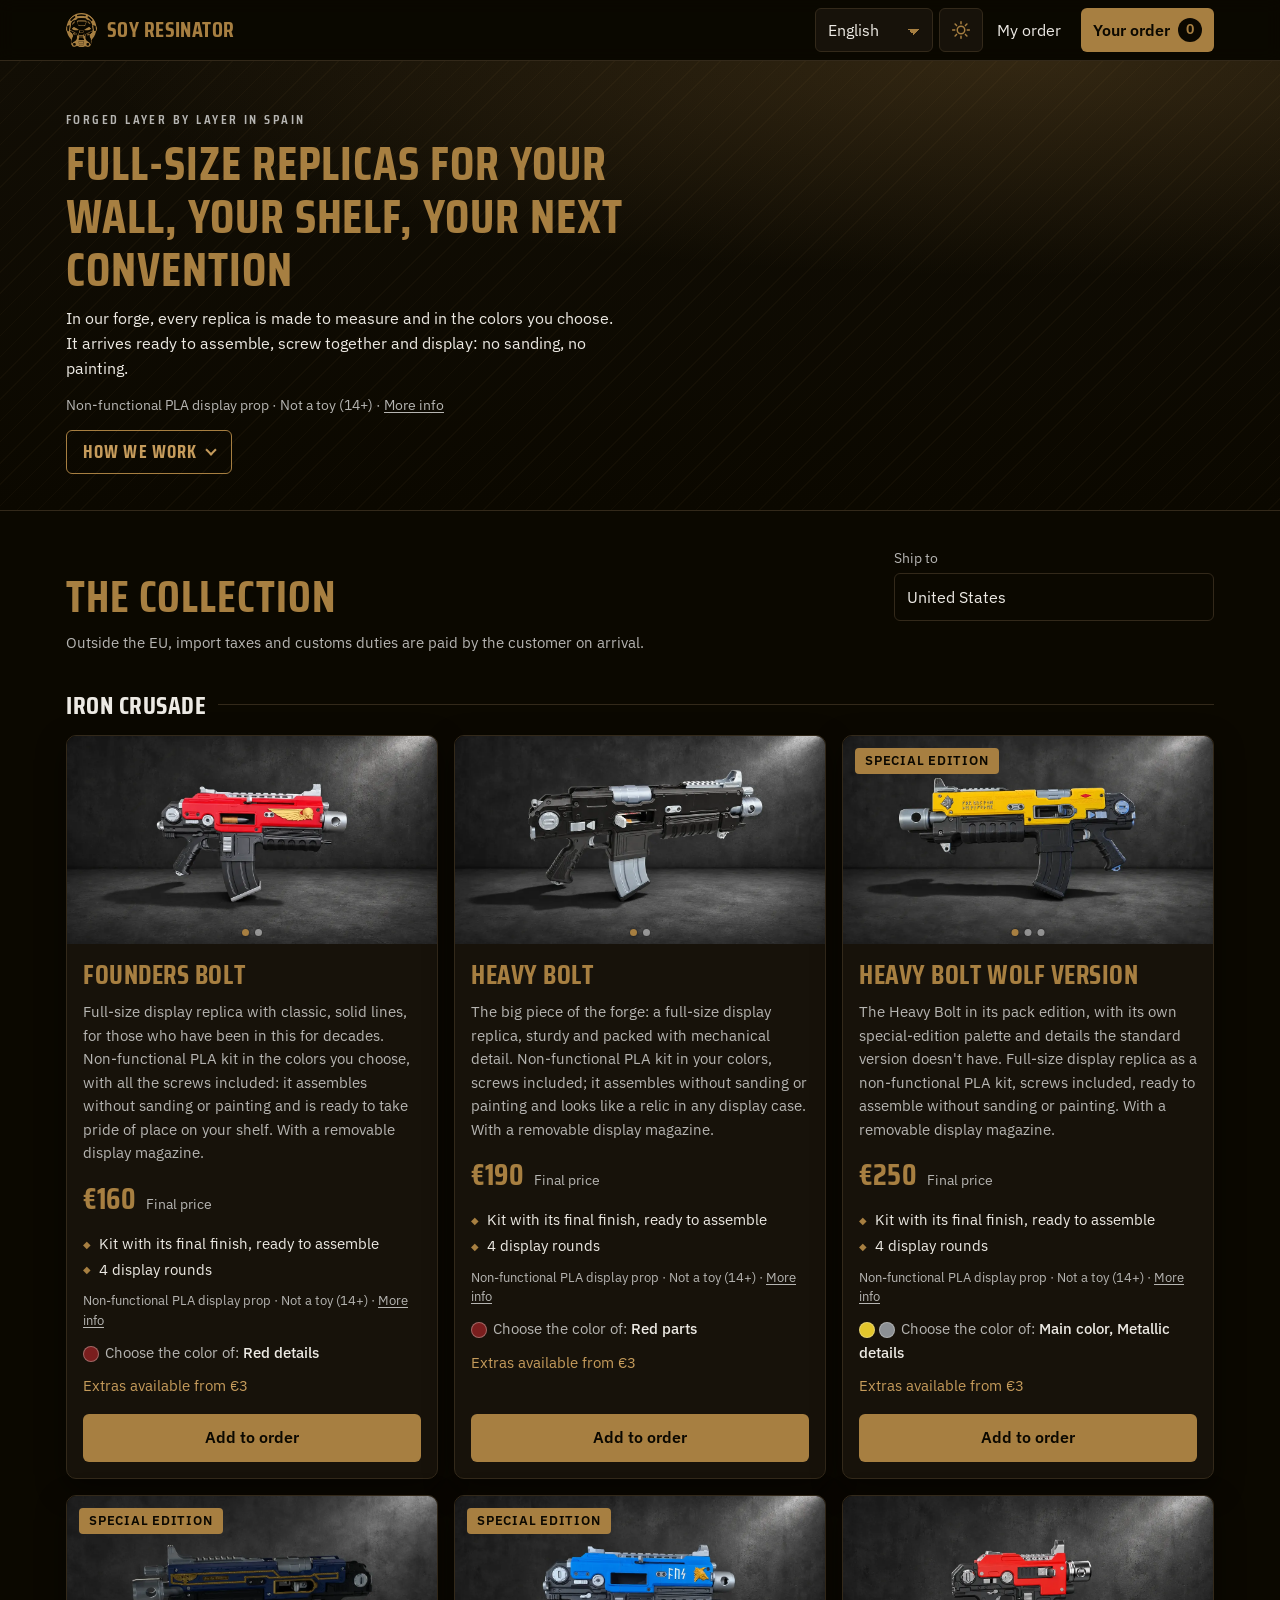
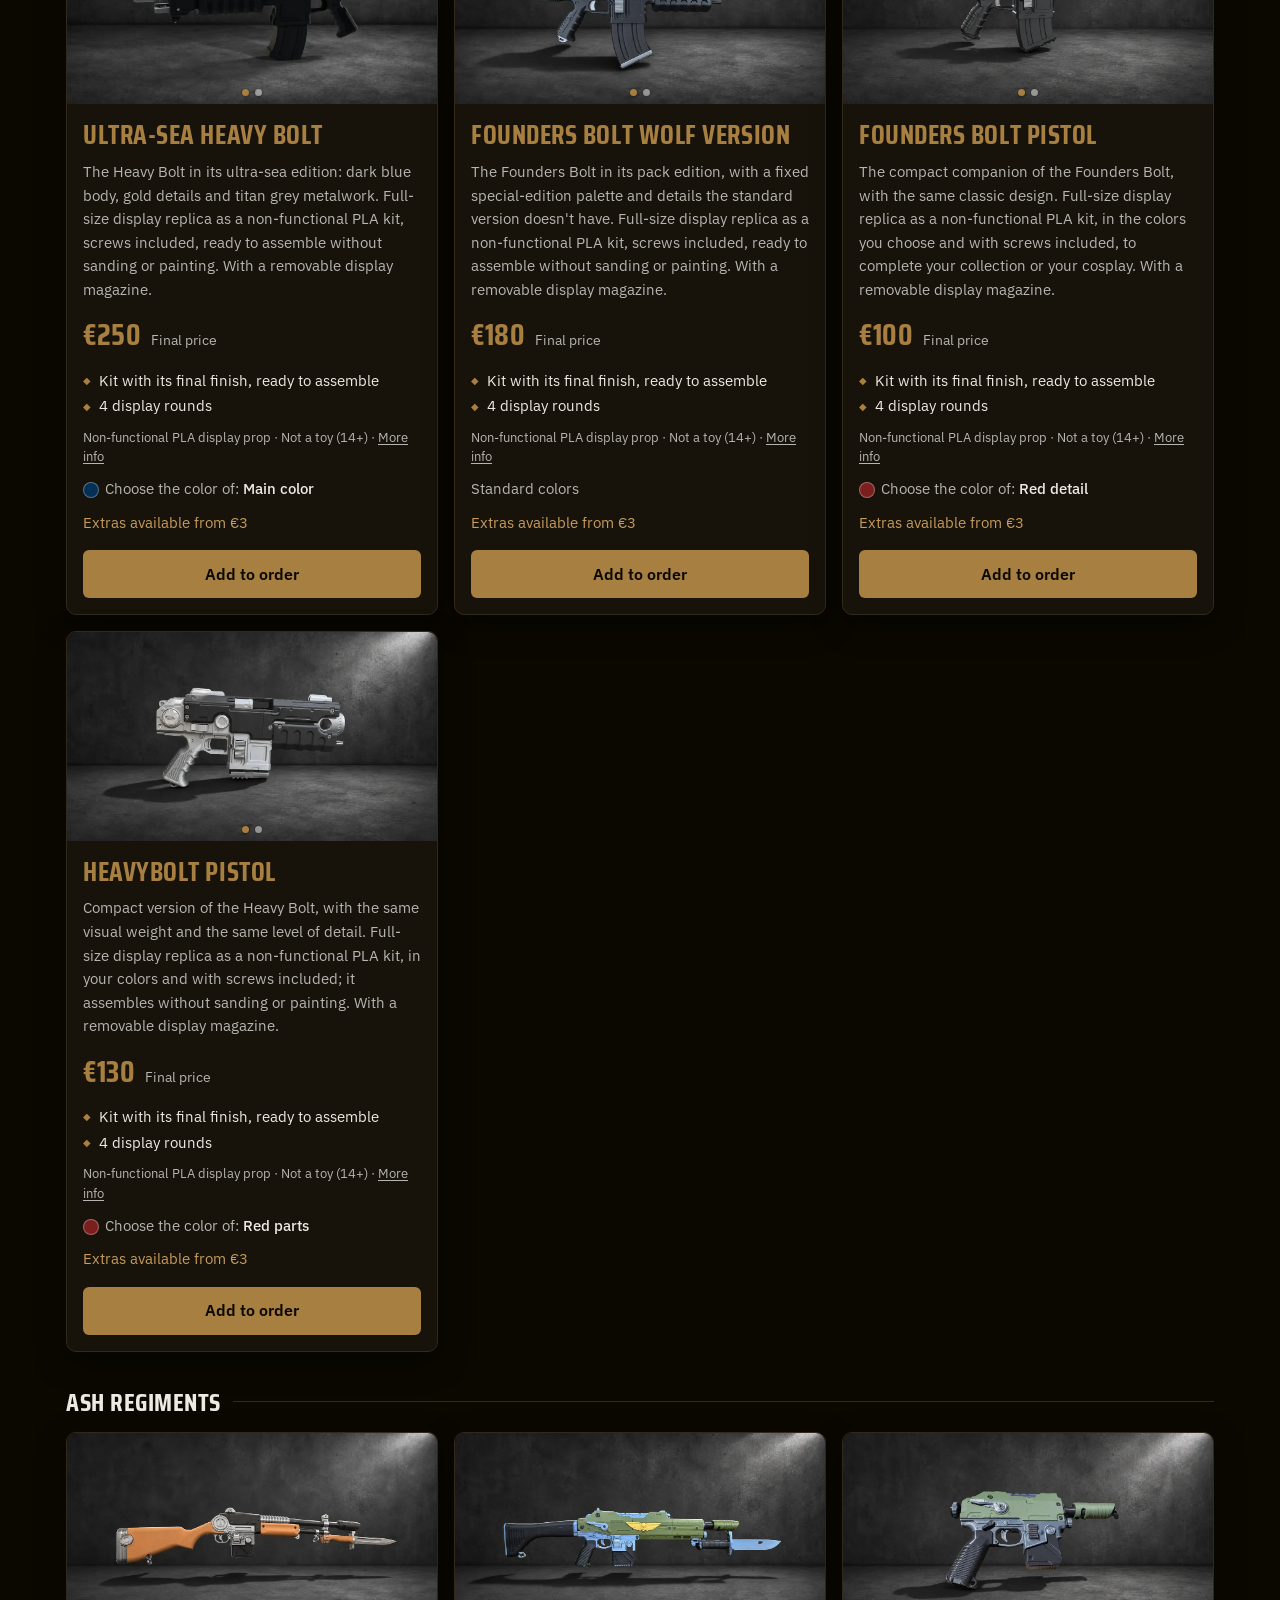
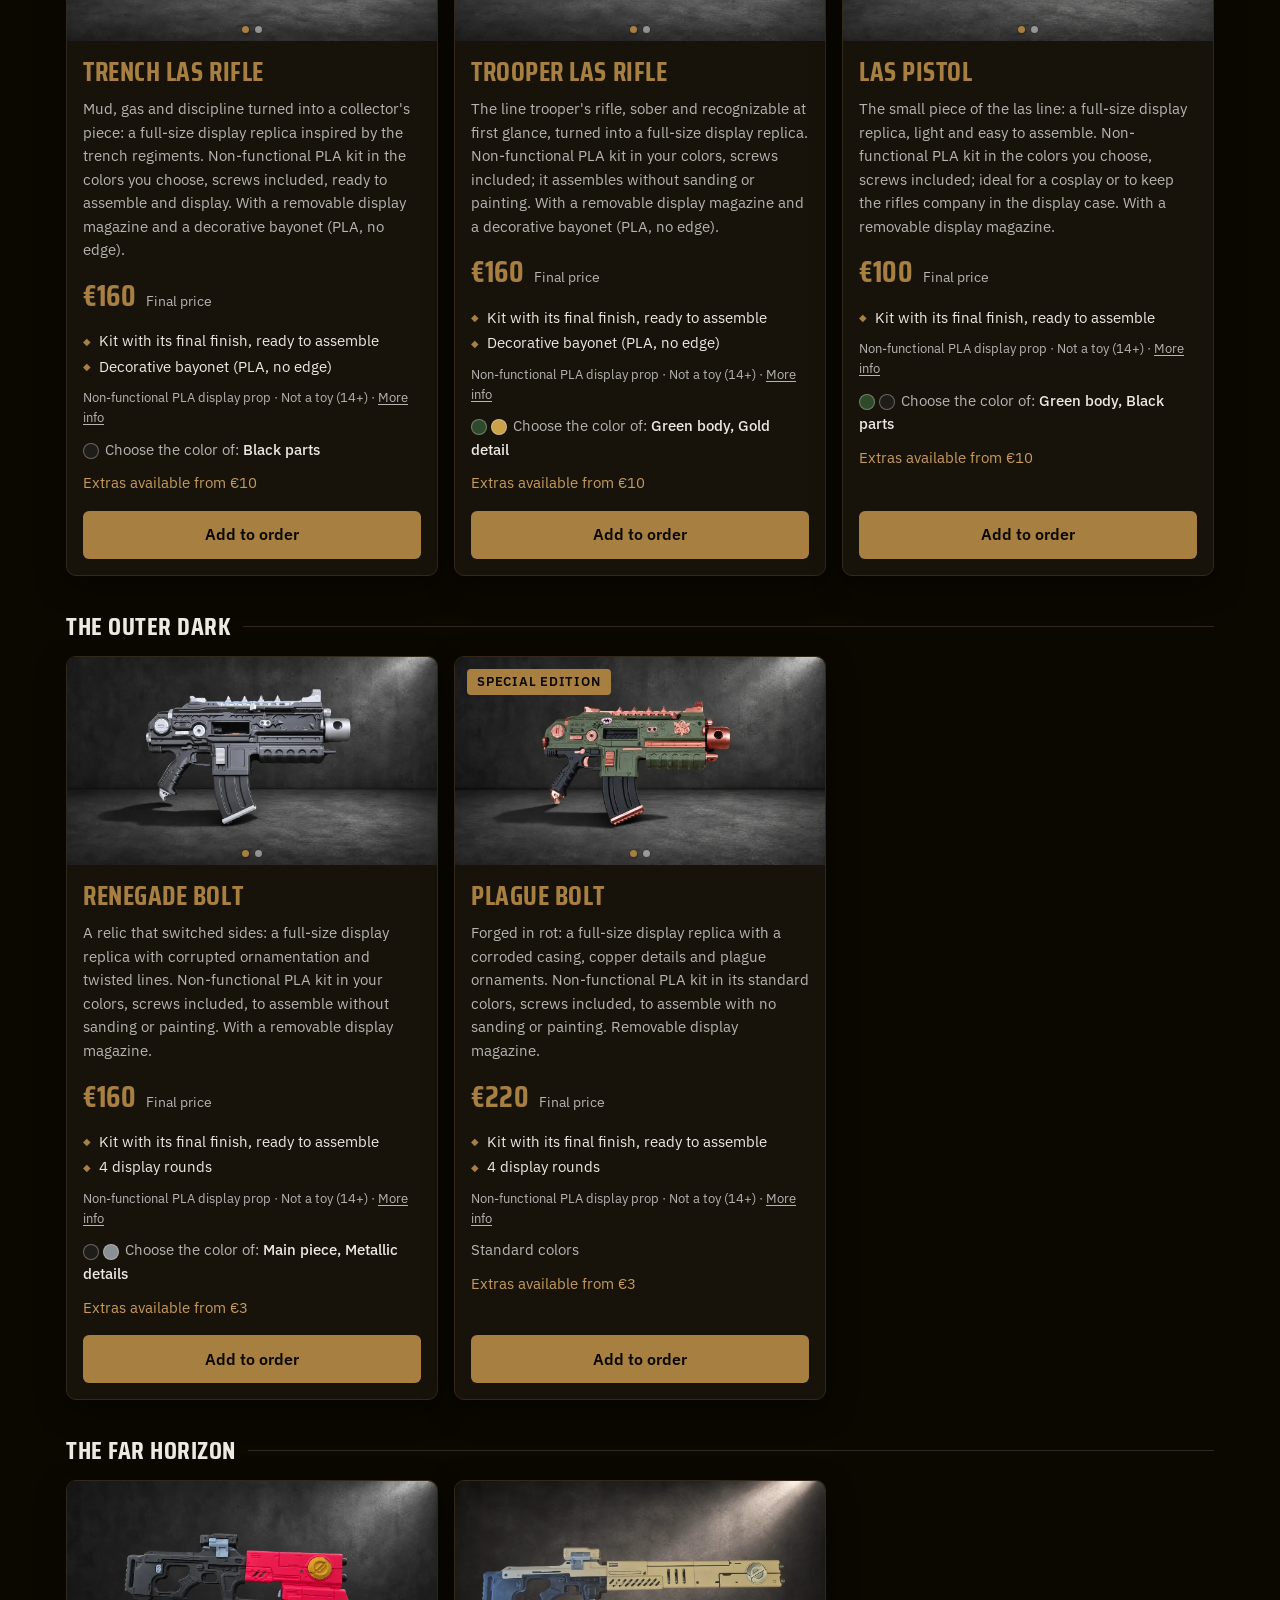
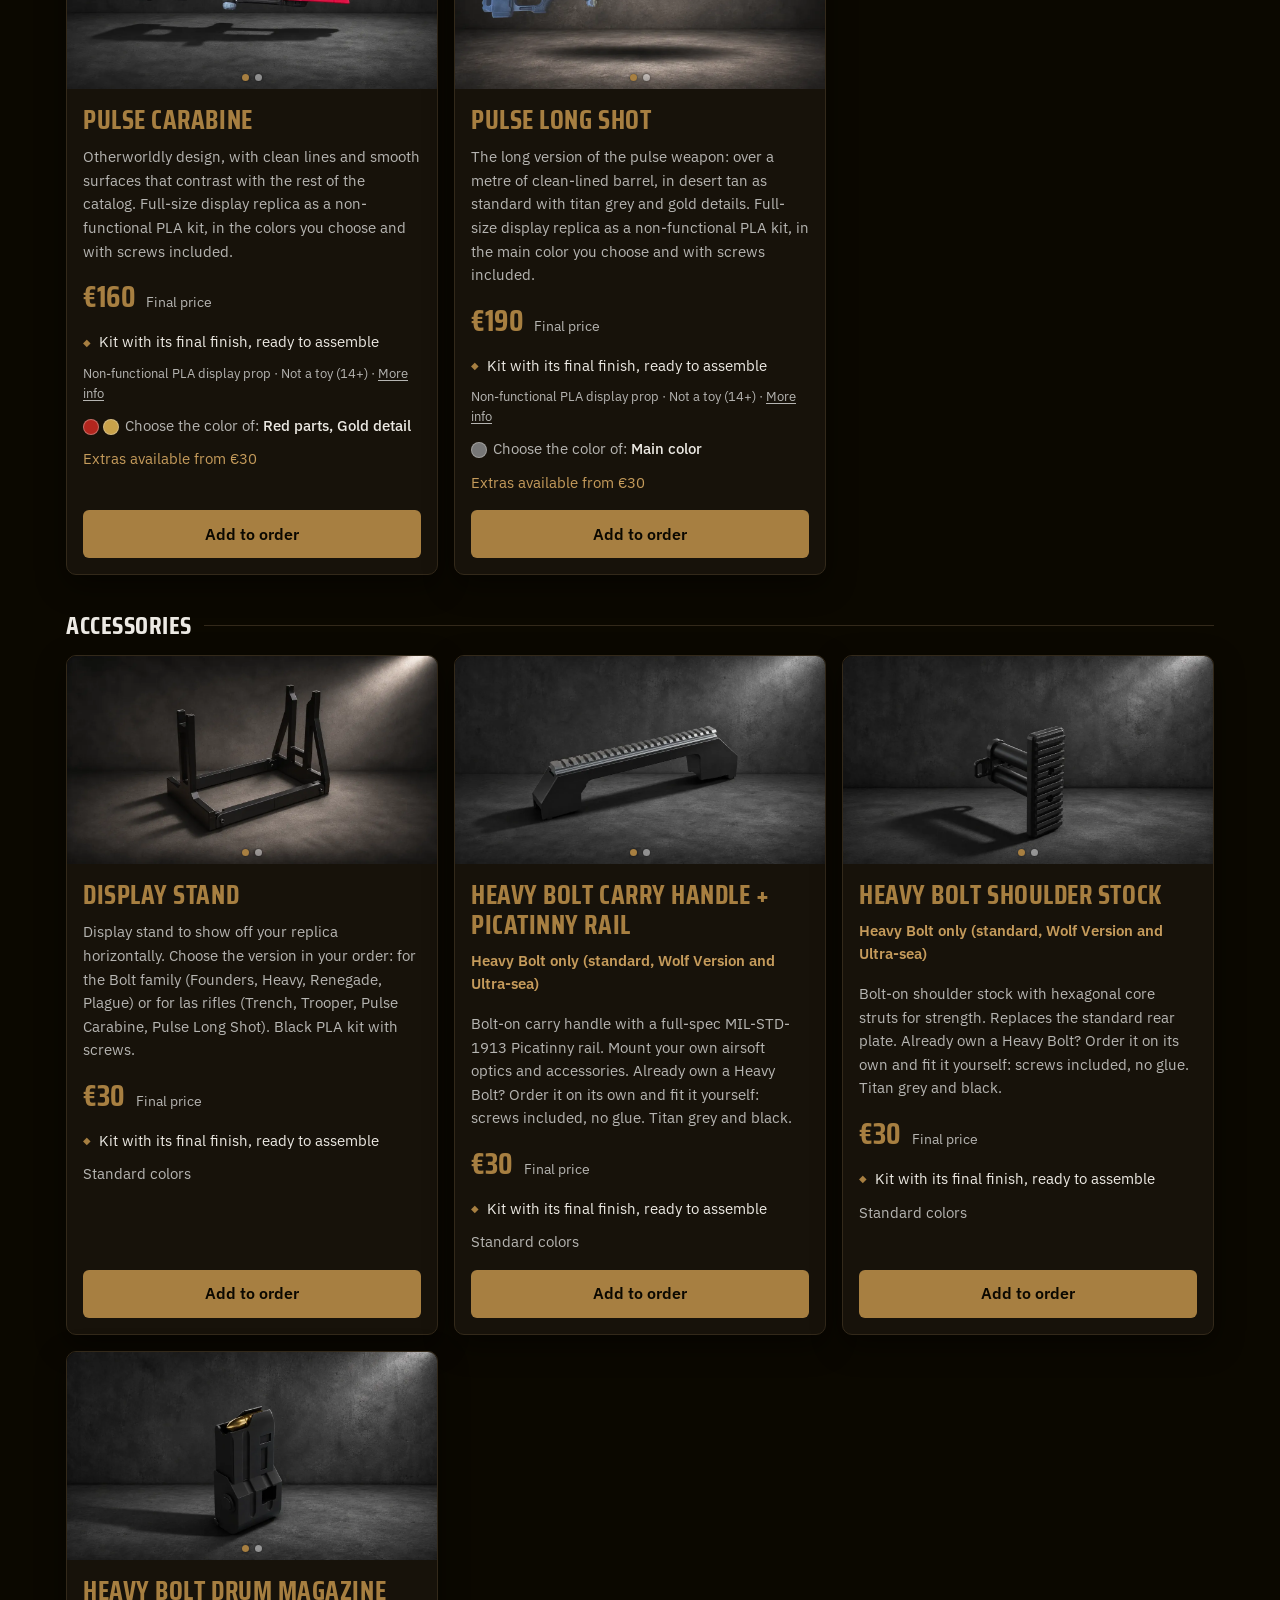
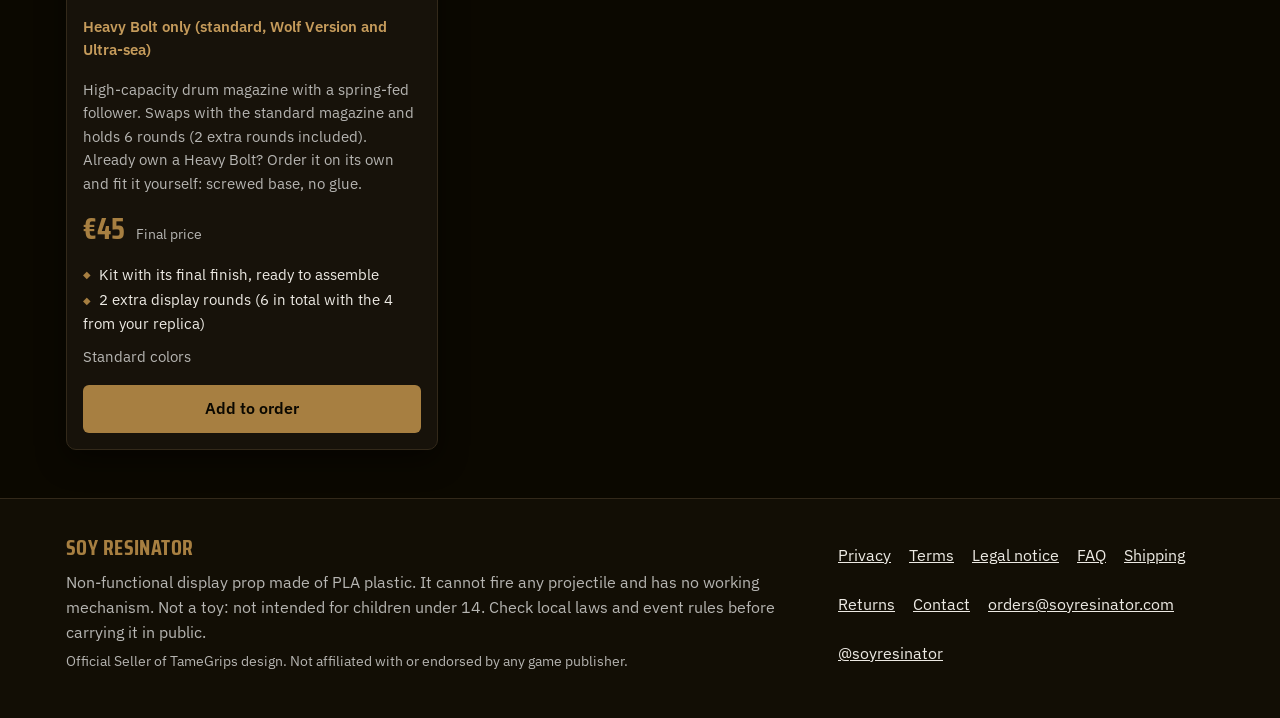
<file: index.html>
<!doctype html>
<html lang="en" data-theme="dark">
<head>
  <meta charset="utf-8">
  <meta name="viewport" content="width=device-width, initial-scale=1">
  <!-- seo -->
  <title>Soy Resinator | Life-size sci-fi replicas, 3D printed</title>
  <meta name="description" content="Life-size display replicas 3D printed in Spain: real screws, removable parts and a finished look with no sanding or painting. Pick your colors and we ship it as a kit.">
  <link rel="canonical" href="https://soyresinator.com/">
  <meta property="og:type" content="website">
  <meta property="og:site_name" content="Soy Resinator">
  <meta property="og:title" content="Soy Resinator | Life-size sci-fi replicas, 3D printed">
  <meta property="og:description" content="Life-size display replicas 3D printed in Spain: real screws, removable parts and a finished look with no sanding or painting. Pick your colors and we ship it as a kit.">
  <meta property="og:url" content="https://soyresinator.com/">
  <meta property="og:image" content="https://soyresinator.com/img/logo/logo-dorado-compartir.png">
  <meta name="twitter:card" content="summary_large_image">
  <meta name="twitter:title" content="Soy Resinator | Life-size sci-fi replicas, 3D printed">
  <meta name="twitter:description" content="Life-size display replicas 3D printed in Spain: real screws, removable parts and a finished look with no sanding or painting. Pick your colors and we ship it as a kit.">
  <meta name="twitter:image" content="https://soyresinator.com/img/logo/logo-dorado-compartir.png">
  <!-- /seo -->
  <meta name="color-scheme" content="dark light">
  <link rel="icon" href="/favicon.ico" sizes="48x48">
  <link rel="icon" type="image/png" href="/img/logo/favicon-48.png" sizes="48x48">
  <link rel="icon" type="image/png" href="/img/logo/favicon-192.png" sizes="192x192">
  <link rel="apple-touch-icon" href="/img/logo/apple-touch-icon.png">
  <link rel="stylesheet" href="css/fonts.css?v=20261123">
  <!-- jsonld -->
  <script type="application/ld+json">
{
 "@context": "https://schema.org",
 "@graph": [
  {
   "@type": "Organization",
   "@id": "https://soyresinator.com/#org",
   "name": "Soy Resinator",
   "url": "https://soyresinator.com/",
   "logo": "https://soyresinator.com/img/logo/icono-512.png",
   "email": "orders@soyresinator.com",
   "sameAs": [
    "https://www.instagram.com/soyresinator/"
   ],
   "hasMerchantReturnPolicy": {
    "@id": "https://soyresinator.com/#devoluciones"
   }
  },
  {
   "@type": "WebSite",
   "@id": "https://soyresinator.com/#web",
   "name": "Soy Resinator",
   "url": "https://soyresinator.com/",
   "publisher": {
    "@id": "https://soyresinator.com/#org"
   },
   "inLanguage": [
    "en",
    "es",
    "pt",
    "de",
    "fr",
    "it"
   ]
  },
  {
   "@type": "MerchantReturnPolicy",
   "@id": "https://soyresinator.com/#devoluciones",
   "applicableCountry": [
    "DE",
    "AR",
    "AU",
    "AT",
    "BR",
    "BE",
    "CA",
    "CL",
    "CO",
    "ES",
    "US",
    "FR",
    "IT",
    "JP",
    "LU",
    "MX",
    "NZ",
    "NL",
    "PL",
    "PT",
    "GB",
    "CH"
   ],
   "returnPolicyCategory": "https://schema.org/MerchantReturnFiniteReturnWindow",
   "merchantReturnDays": 14,
   "returnMethod": "https://schema.org/ReturnByMail",
   "returnFees": "https://schema.org/ReturnFeesCustomerResponsibility",
   "refundType": "https://schema.org/FullRefund",
   "itemCondition": "https://schema.org/NewCondition",
   "merchantReturnLink": "https://soyresinator.com/condiciones.html"
  },
  {
   "@type": "OfferShippingDetails",
   "@id": "https://soyresinator.com/#envio-DE",
   "shippingRate": {
    "@type": "MonetaryAmount",
    "value": "16.00",
    "currency": "EUR"
   },
   "shippingDestination": {
    "@type": "DefinedRegion",
    "addressCountry": "DE"
   },
   "deliveryTime": {
    "@type": "ShippingDeliveryTime",
    "handlingTime": {
     "@type": "QuantitativeValue",
     "minValue": 21,
     "maxValue": 35,
     "unitCode": "DAY"
    },
    "transitTime": {
     "@type": "QuantitativeValue",
     "minValue": 2,
     "maxValue": 7,
     "unitCode": "DAY"
    }
   }
  },
  {
   "@type": "OfferShippingDetails",
   "@id": "https://soyresinator.com/#envio-AR",
   "shippingRate": {
    "@type": "MonetaryAmount",
    "value": "63.00",
    "currency": "EUR"
   },
   "shippingDestination": {
    "@type": "DefinedRegion",
    "addressCountry": "AR"
   },
   "deliveryTime": {
    "@type": "ShippingDeliveryTime",
    "handlingTime": {
     "@type": "QuantitativeValue",
     "minValue": 21,
     "maxValue": 35,
     "unitCode": "DAY"
    },
    "transitTime": {
     "@type": "QuantitativeValue",
     "minValue": 5,
     "maxValue": 15,
     "unitCode": "DAY"
    }
   }
  },
  {
   "@type": "OfferShippingDetails",
   "@id": "https://soyresinator.com/#envio-AU",
   "shippingRate": {
    "@type": "MonetaryAmount",
    "value": "80.00",
    "currency": "EUR"
   },
   "shippingDestination": {
    "@type": "DefinedRegion",
    "addressCountry": "AU"
   },
   "deliveryTime": {
    "@type": "ShippingDeliveryTime",
    "handlingTime": {
     "@type": "QuantitativeValue",
     "minValue": 21,
     "maxValue": 35,
     "unitCode": "DAY"
    },
    "transitTime": {
     "@type": "QuantitativeValue",
     "minValue": 5,
     "maxValue": 15,
     "unitCode": "DAY"
    }
   }
  },
  {
   "@type": "OfferShippingDetails",
   "@id": "https://soyresinator.com/#envio-AT",
   "shippingRate": {
    "@type": "MonetaryAmount",
    "value": "20.00",
    "currency": "EUR"
   },
   "shippingDestination": {
    "@type": "DefinedRegion",
    "addressCountry": "AT"
   },
   "deliveryTime": {
    "@type": "ShippingDeliveryTime",
    "handlingTime": {
     "@type": "QuantitativeValue",
     "minValue": 21,
     "maxValue": 35,
     "unitCode": "DAY"
    },
    "transitTime": {
     "@type": "QuantitativeValue",
     "minValue": 2,
     "maxValue": 7,
     "unitCode": "DAY"
    }
   }
  },
  {
   "@type": "OfferShippingDetails",
   "@id": "https://soyresinator.com/#envio-BR",
   "shippingRate": {
    "@type": "MonetaryAmount",
    "value": "63.00",
    "currency": "EUR"
   },
   "shippingDestination": {
    "@type": "DefinedRegion",
    "addressCountry": "BR"
   },
   "deliveryTime": {
    "@type": "ShippingDeliveryTime",
    "handlingTime": {
     "@type": "QuantitativeValue",
     "minValue": 21,
     "maxValue": 35,
     "unitCode": "DAY"
    },
    "transitTime": {
     "@type": "QuantitativeValue",
     "minValue": 5,
     "maxValue": 15,
     "unitCode": "DAY"
    }
   }
  },
  {
   "@type": "OfferShippingDetails",
   "@id": "https://soyresinator.com/#envio-BE",
   "shippingRate": {
    "@type": "MonetaryAmount",
    "value": "19.00",
    "currency": "EUR"
   },
   "shippingDestination": {
    "@type": "DefinedRegion",
    "addressCountry": "BE"
   },
   "deliveryTime": {
    "@type": "ShippingDeliveryTime",
    "handlingTime": {
     "@type": "QuantitativeValue",
     "minValue": 21,
     "maxValue": 35,
     "unitCode": "DAY"
    },
    "transitTime": {
     "@type": "QuantitativeValue",
     "minValue": 2,
     "maxValue": 7,
     "unitCode": "DAY"
    }
   }
  },
  {
   "@type": "OfferShippingDetails",
   "@id": "https://soyresinator.com/#envio-CA",
   "shippingRate": {
    "@type": "MonetaryAmount",
    "value": "33.00",
    "currency": "EUR"
   },
   "shippingDestination": {
    "@type": "DefinedRegion",
    "addressCountry": "CA"
   },
   "deliveryTime": {
    "@type": "ShippingDeliveryTime",
    "handlingTime": {
     "@type": "QuantitativeValue",
     "minValue": 21,
     "maxValue": 35,
     "unitCode": "DAY"
    },
    "transitTime": {
     "@type": "QuantitativeValue",
     "minValue": 5,
     "maxValue": 15,
     "unitCode": "DAY"
    }
   }
  },
  {
   "@type": "OfferShippingDetails",
   "@id": "https://soyresinator.com/#envio-CL",
   "shippingRate": {
    "@type": "MonetaryAmount",
    "value": "63.00",
    "currency": "EUR"
   },
   "shippingDestination": {
    "@type": "DefinedRegion",
    "addressCountry": "CL"
   },
   "deliveryTime": {
    "@type": "ShippingDeliveryTime",
    "handlingTime": {
     "@type": "QuantitativeValue",
     "minValue": 21,
     "maxValue": 35,
     "unitCode": "DAY"
    },
    "transitTime": {
     "@type": "QuantitativeValue",
     "minValue": 5,
     "maxValue": 15,
     "unitCode": "DAY"
    }
   }
  },
  {
   "@type": "OfferShippingDetails",
   "@id": "https://soyresinator.com/#envio-CO",
   "shippingRate": {
    "@type": "MonetaryAmount",
    "value": "14.00",
    "currency": "EUR"
   },
   "shippingDestination": {
    "@type": "DefinedRegion",
    "addressCountry": "CO"
   },
   "deliveryTime": {
    "@type": "ShippingDeliveryTime",
    "handlingTime": {
     "@type": "QuantitativeValue",
     "minValue": 21,
     "maxValue": 35,
     "unitCode": "DAY"
    },
    "transitTime": {
     "@type": "QuantitativeValue",
     "minValue": 5,
     "maxValue": 15,
     "unitCode": "DAY"
    }
   }
  },
  {
   "@type": "OfferShippingDetails",
   "@id": "https://soyresinator.com/#envio-ES",
   "shippingRate": {
    "@type": "MonetaryAmount",
    "value": "18.00",
    "currency": "EUR"
   },
   "shippingDestination": {
    "@type": "DefinedRegion",
    "addressCountry": "ES"
   },
   "deliveryTime": {
    "@type": "ShippingDeliveryTime",
    "handlingTime": {
     "@type": "QuantitativeValue",
     "minValue": 21,
     "maxValue": 35,
     "unitCode": "DAY"
    },
    "transitTime": {
     "@type": "QuantitativeValue",
     "minValue": 2,
     "maxValue": 7,
     "unitCode": "DAY"
    }
   }
  },
  {
   "@type": "OfferShippingDetails",
   "@id": "https://soyresinator.com/#envio-US",
   "shippingRate": {
    "@type": "MonetaryAmount",
    "value": "45.00",
    "currency": "EUR"
   },
   "shippingDestination": {
    "@type": "DefinedRegion",
    "addressCountry": "US"
   },
   "deliveryTime": {
    "@type": "ShippingDeliveryTime",
    "handlingTime": {
     "@type": "QuantitativeValue",
     "minValue": 21,
     "maxValue": 35,
     "unitCode": "DAY"
    },
    "transitTime": {
     "@type": "QuantitativeValue",
     "minValue": 5,
     "maxValue": 15,
     "unitCode": "DAY"
    }
   }
  },
  {
   "@type": "OfferShippingDetails",
   "@id": "https://soyresinator.com/#envio-FR",
   "shippingRate": {
    "@type": "MonetaryAmount",
    "value": "20.00",
    "currency": "EUR"
   },
   "shippingDestination": {
    "@type": "DefinedRegion",
    "addressCountry": "FR"
   },
   "deliveryTime": {
    "@type": "ShippingDeliveryTime",
    "handlingTime": {
     "@type": "QuantitativeValue",
     "minValue": 21,
     "maxValue": 35,
     "unitCode": "DAY"
    },
    "transitTime": {
     "@type": "QuantitativeValue",
     "minValue": 2,
     "maxValue": 7,
     "unitCode": "DAY"
    }
   }
  },
  {
   "@type": "OfferShippingDetails",
   "@id": "https://soyresinator.com/#envio-IT",
   "shippingRate": {
    "@type": "MonetaryAmount",
    "value": "23.00",
    "currency": "EUR"
   },
   "shippingDestination": {
    "@type": "DefinedRegion",
    "addressCountry": "IT"
   },
   "deliveryTime": {
    "@type": "ShippingDeliveryTime",
    "handlingTime": {
     "@type": "QuantitativeValue",
     "minValue": 21,
     "maxValue": 35,
     "unitCode": "DAY"
    },
    "transitTime": {
     "@type": "QuantitativeValue",
     "minValue": 2,
     "maxValue": 7,
     "unitCode": "DAY"
    }
   }
  },
  {
   "@type": "OfferShippingDetails",
   "@id": "https://soyresinator.com/#envio-JP",
   "shippingRate": {
    "@type": "MonetaryAmount",
    "value": "23.00",
    "currency": "EUR"
   },
   "shippingDestination": {
    "@type": "DefinedRegion",
    "addressCountry": "JP"
   },
   "deliveryTime": {
    "@type": "ShippingDeliveryTime",
    "handlingTime": {
     "@type": "QuantitativeValue",
     "minValue": 21,
     "maxValue": 35,
     "unitCode": "DAY"
    },
    "transitTime": {
     "@type": "QuantitativeValue",
     "minValue": 5,
     "maxValue": 15,
     "unitCode": "DAY"
    }
   }
  },
  {
   "@type": "OfferShippingDetails",
   "@id": "https://soyresinator.com/#envio-LU",
   "shippingRate": {
    "@type": "MonetaryAmount",
    "value": "32.00",
    "currency": "EUR"
   },
   "shippingDestination": {
    "@type": "DefinedRegion",
    "addressCountry": "LU"
   },
   "deliveryTime": {
    "@type": "ShippingDeliveryTime",
    "handlingTime": {
     "@type": "QuantitativeValue",
     "minValue": 21,
     "maxValue": 35,
     "unitCode": "DAY"
    },
    "transitTime": {
     "@type": "QuantitativeValue",
     "minValue": 2,
     "maxValue": 7,
     "unitCode": "DAY"
    }
   }
  },
  {
   "@type": "OfferShippingDetails",
   "@id": "https://soyresinator.com/#envio-MX",
   "shippingRate": {
    "@type": "MonetaryAmount",
    "value": "38.00",
    "currency": "EUR"
   },
   "shippingDestination": {
    "@type": "DefinedRegion",
    "addressCountry": "MX"
   },
   "deliveryTime": {
    "@type": "ShippingDeliveryTime",
    "handlingTime": {
     "@type": "QuantitativeValue",
     "minValue": 21,
     "maxValue": 35,
     "unitCode": "DAY"
    },
    "transitTime": {
     "@type": "QuantitativeValue",
     "minValue": 5,
     "maxValue": 15,
     "unitCode": "DAY"
    }
   }
  },
  {
   "@type": "OfferShippingDetails",
   "@id": "https://soyresinator.com/#envio-NZ",
   "shippingRate": {
    "@type": "MonetaryAmount",
    "value": "68.00",
    "currency": "EUR"
   },
   "shippingDestination": {
    "@type": "DefinedRegion",
    "addressCountry": "NZ"
   },
   "deliveryTime": {
    "@type": "ShippingDeliveryTime",
    "handlingTime": {
     "@type": "QuantitativeValue",
     "minValue": 21,
     "maxValue": 35,
     "unitCode": "DAY"
    },
    "transitTime": {
     "@type": "QuantitativeValue",
     "minValue": 5,
     "maxValue": 15,
     "unitCode": "DAY"
    }
   }
  },
  {
   "@type": "OfferShippingDetails",
   "@id": "https://soyresinator.com/#envio-NL",
   "shippingRate": {
    "@type": "MonetaryAmount",
    "value": "19.00",
    "currency": "EUR"
   },
   "shippingDestination": {
    "@type": "DefinedRegion",
    "addressCountry": "NL"
   },
   "deliveryTime": {
    "@type": "ShippingDeliveryTime",
    "handlingTime": {
     "@type": "QuantitativeValue",
     "minValue": 21,
     "maxValue": 35,
     "unitCode": "DAY"
    },
    "transitTime": {
     "@type": "QuantitativeValue",
     "minValue": 2,
     "maxValue": 7,
     "unitCode": "DAY"
    }
   }
  },
  {
   "@type": "OfferShippingDetails",
   "@id": "https://soyresinator.com/#envio-PL",
   "shippingRate": {
    "@type": "MonetaryAmount",
    "value": "48.00",
    "currency": "EUR"
   },
   "shippingDestination": {
    "@type": "DefinedRegion",
    "addressCountry": "PL"
   },
   "deliveryTime": {
    "@type": "ShippingDeliveryTime",
    "handlingTime": {
     "@type": "QuantitativeValue",
     "minValue": 21,
     "maxValue": 35,
     "unitCode": "DAY"
    },
    "transitTime": {
     "@type": "QuantitativeValue",
     "minValue": 2,
     "maxValue": 7,
     "unitCode": "DAY"
    }
   }
  },
  {
   "@type": "OfferShippingDetails",
   "@id": "https://soyresinator.com/#envio-PT",
   "shippingRate": {
    "@type": "MonetaryAmount",
    "value": "20.00",
    "currency": "EUR"
   },
   "shippingDestination": {
    "@type": "DefinedRegion",
    "addressCountry": "PT"
   },
   "deliveryTime": {
    "@type": "ShippingDeliveryTime",
    "handlingTime": {
     "@type": "QuantitativeValue",
     "minValue": 21,
     "maxValue": 35,
     "unitCode": "DAY"
    },
    "transitTime": {
     "@type": "QuantitativeValue",
     "minValue": 2,
     "maxValue": 7,
     "unitCode": "DAY"
    }
   }
  },
  {
   "@type": "OfferShippingDetails",
   "@id": "https://soyresinator.com/#envio-GB",
   "shippingRate": {
    "@type": "MonetaryAmount",
    "value": "22.00",
    "currency": "EUR"
   },
   "shippingDestination": {
    "@type": "DefinedRegion",
    "addressCountry": "GB"
   },
   "deliveryTime": {
    "@type": "ShippingDeliveryTime",
    "handlingTime": {
     "@type": "QuantitativeValue",
     "minValue": 21,
     "maxValue": 35,
     "unitCode": "DAY"
    },
    "transitTime": {
     "@type": "QuantitativeValue",
     "minValue": 5,
     "maxValue": 15,
     "unitCode": "DAY"
    }
   }
  },
  {
   "@type": "OfferShippingDetails",
   "@id": "https://soyresinator.com/#envio-CH",
   "shippingRate": {
    "@type": "MonetaryAmount",
    "value": "22.00",
    "currency": "EUR"
   },
   "shippingDestination": {
    "@type": "DefinedRegion",
    "addressCountry": "CH"
   },
   "deliveryTime": {
    "@type": "ShippingDeliveryTime",
    "handlingTime": {
     "@type": "QuantitativeValue",
     "minValue": 21,
     "maxValue": 35,
     "unitCode": "DAY"
    },
    "transitTime": {
     "@type": "QuantitativeValue",
     "minValue": 5,
     "maxValue": 15,
     "unitCode": "DAY"
    }
   }
  },
  {
   "@type": "Product",
   "@id": "https://soyresinator.com/#p-founders-bolt",
   "name": "Founders Bolt",
   "sku": "founders-bolt",
   "brand": {
    "@type": "Brand",
    "name": "Soy Resinator"
   },
   "description": "Full-size display replica with classic, solid lines, for those who have been in this for decades. Non-functional PLA kit in the colors you choose, with all the screws included: it assembles without sanding or painting and is ready to take pride of place on your shelf. With a removable display magazine. Includes: Kit with its final finish, ready to assemble, 4 display rounds. Non-functional display prop made of PLA plastic. It cannot fire any projectile and has no working mechanism. Not a toy: not intended for children under 14. Check local laws and event rules before carrying it in public.",
   "offers": {
    "@type": "Offer",
    "price": "160.00",
    "priceCurrency": "EUR",
    "availability": "https://schema.org/InStock",
    "itemCondition": "https://schema.org/NewCondition",
    "url": "https://soyresinator.com/#p-founders-bolt",
    "seller": {
     "@id": "https://soyresinator.com/#org"
    },
    "shippingDetails": [
     {
      "@id": "https://soyresinator.com/#envio-DE"
     },
     {
      "@id": "https://soyresinator.com/#envio-AR"
     },
     {
      "@id": "https://soyresinator.com/#envio-AU"
     },
     {
      "@id": "https://soyresinator.com/#envio-AT"
     },
     {
      "@id": "https://soyresinator.com/#envio-BR"
     },
     {
      "@id": "https://soyresinator.com/#envio-BE"
     },
     {
      "@id": "https://soyresinator.com/#envio-CA"
     },
     {
      "@id": "https://soyresinator.com/#envio-CL"
     },
     {
      "@id": "https://soyresinator.com/#envio-CO"
     },
     {
      "@id": "https://soyresinator.com/#envio-ES"
     },
     {
      "@id": "https://soyresinator.com/#envio-US"
     },
     {
      "@id": "https://soyresinator.com/#envio-FR"
     },
     {
      "@id": "https://soyresinator.com/#envio-IT"
     },
     {
      "@id": "https://soyresinator.com/#envio-JP"
     },
     {
      "@id": "https://soyresinator.com/#envio-LU"
     },
     {
      "@id": "https://soyresinator.com/#envio-MX"
     },
     {
      "@id": "https://soyresinator.com/#envio-NZ"
     },
     {
      "@id": "https://soyresinator.com/#envio-NL"
     },
     {
      "@id": "https://soyresinator.com/#envio-PL"
     },
     {
      "@id": "https://soyresinator.com/#envio-PT"
     },
     {
      "@id": "https://soyresinator.com/#envio-GB"
     },
     {
      "@id": "https://soyresinator.com/#envio-CH"
     }
    ],
    "hasMerchantReturnPolicy": {
     "@id": "https://soyresinator.com/#devoluciones"
    }
   },
   "image": "https://soyresinator.com/img/founders-bolt-1.webp"
  },
  {
   "@type": "Product",
   "@id": "https://soyresinator.com/#p-heavy-bolt",
   "name": "Heavy Bolt",
   "sku": "heavy-bolt",
   "brand": {
    "@type": "Brand",
    "name": "Soy Resinator"
   },
   "description": "The big piece of the forge: a full-size display replica, sturdy and packed with mechanical detail. Non-functional PLA kit in your colors, screws included; it assembles without sanding or painting and looks like a relic in any display case. With a removable display magazine. Includes: Kit with its final finish, ready to assemble, 4 display rounds. Non-functional display prop made of PLA plastic. It cannot fire any projectile and has no working mechanism. Not a toy: not intended for children under 14. Check local laws and event rules before carrying it in public.",
   "offers": {
    "@type": "Offer",
    "price": "190.00",
    "priceCurrency": "EUR",
    "availability": "https://schema.org/InStock",
    "itemCondition": "https://schema.org/NewCondition",
    "url": "https://soyresinator.com/#p-heavy-bolt",
    "seller": {
     "@id": "https://soyresinator.com/#org"
    },
    "shippingDetails": [
     {
      "@id": "https://soyresinator.com/#envio-DE"
     },
     {
      "@id": "https://soyresinator.com/#envio-AR"
     },
     {
      "@id": "https://soyresinator.com/#envio-AU"
     },
     {
      "@id": "https://soyresinator.com/#envio-AT"
     },
     {
      "@id": "https://soyresinator.com/#envio-BR"
     },
     {
      "@id": "https://soyresinator.com/#envio-BE"
     },
     {
      "@id": "https://soyresinator.com/#envio-CA"
     },
     {
      "@id": "https://soyresinator.com/#envio-CL"
     },
     {
      "@id": "https://soyresinator.com/#envio-CO"
     },
     {
      "@id": "https://soyresinator.com/#envio-ES"
     },
     {
      "@id": "https://soyresinator.com/#envio-US"
     },
     {
      "@id": "https://soyresinator.com/#envio-FR"
     },
     {
      "@id": "https://soyresinator.com/#envio-IT"
     },
     {
      "@id": "https://soyresinator.com/#envio-JP"
     },
     {
      "@id": "https://soyresinator.com/#envio-LU"
     },
     {
      "@id": "https://soyresinator.com/#envio-MX"
     },
     {
      "@id": "https://soyresinator.com/#envio-NZ"
     },
     {
      "@id": "https://soyresinator.com/#envio-NL"
     },
     {
      "@id": "https://soyresinator.com/#envio-PL"
     },
     {
      "@id": "https://soyresinator.com/#envio-PT"
     },
     {
      "@id": "https://soyresinator.com/#envio-GB"
     },
     {
      "@id": "https://soyresinator.com/#envio-CH"
     }
    ],
    "hasMerchantReturnPolicy": {
     "@id": "https://soyresinator.com/#devoluciones"
    }
   },
   "image": "https://soyresinator.com/img/heavy-bolt-1.webp"
  },
  {
   "@type": "Product",
   "@id": "https://soyresinator.com/#p-heavy-bolt-wolf",
   "name": "Heavy Bolt Wolf Version",
   "sku": "heavy-bolt-wolf",
   "brand": {
    "@type": "Brand",
    "name": "Soy Resinator"
   },
   "description": "The Heavy Bolt in its pack edition, with its own special-edition palette and details the standard version doesn't have. Full-size display replica as a non-functional PLA kit, screws included, ready to assemble without sanding or painting. With a removable display magazine. Includes: Kit with its final finish, ready to assemble, 4 display rounds. Non-functional display prop made of PLA plastic. It cannot fire any projectile and has no working mechanism. Not a toy: not intended for children under 14. Check local laws and event rules before carrying it in public.",
   "offers": {
    "@type": "Offer",
    "price": "250.00",
    "priceCurrency": "EUR",
    "availability": "https://schema.org/InStock",
    "itemCondition": "https://schema.org/NewCondition",
    "url": "https://soyresinator.com/#p-heavy-bolt-wolf",
    "seller": {
     "@id": "https://soyresinator.com/#org"
    },
    "shippingDetails": [
     {
      "@id": "https://soyresinator.com/#envio-DE"
     },
     {
      "@id": "https://soyresinator.com/#envio-AR"
     },
     {
      "@id": "https://soyresinator.com/#envio-AU"
     },
     {
      "@id": "https://soyresinator.com/#envio-AT"
     },
     {
      "@id": "https://soyresinator.com/#envio-BR"
     },
     {
      "@id": "https://soyresinator.com/#envio-BE"
     },
     {
      "@id": "https://soyresinator.com/#envio-CA"
     },
     {
      "@id": "https://soyresinator.com/#envio-CL"
     },
     {
      "@id": "https://soyresinator.com/#envio-CO"
     },
     {
      "@id": "https://soyresinator.com/#envio-ES"
     },
     {
      "@id": "https://soyresinator.com/#envio-US"
     },
     {
      "@id": "https://soyresinator.com/#envio-FR"
     },
     {
      "@id": "https://soyresinator.com/#envio-IT"
     },
     {
      "@id": "https://soyresinator.com/#envio-JP"
     },
     {
      "@id": "https://soyresinator.com/#envio-LU"
     },
     {
      "@id": "https://soyresinator.com/#envio-MX"
     },
     {
      "@id": "https://soyresinator.com/#envio-NZ"
     },
     {
      "@id": "https://soyresinator.com/#envio-NL"
     },
     {
      "@id": "https://soyresinator.com/#envio-PL"
     },
     {
      "@id": "https://soyresinator.com/#envio-PT"
     },
     {
      "@id": "https://soyresinator.com/#envio-GB"
     },
     {
      "@id": "https://soyresinator.com/#envio-CH"
     }
    ],
    "hasMerchantReturnPolicy": {
     "@id": "https://soyresinator.com/#devoluciones"
    }
   },
   "image": "https://soyresinator.com/img/heavy-bolt-wolf-1.webp"
  },
  {
   "@type": "Product",
   "@id": "https://soyresinator.com/#p-heavy-bolt-ultrasea",
   "name": "Ultra-sea Heavy Bolt",
   "sku": "heavy-bolt-ultrasea",
   "brand": {
    "@type": "Brand",
    "name": "Soy Resinator"
   },
   "description": "The Heavy Bolt in its ultra-sea edition: dark blue body, gold details and titan grey metalwork. Full-size display replica as a non-functional PLA kit, screws included, ready to assemble without sanding or painting. With a removable display magazine. Includes: Kit with its final finish, ready to assemble, 4 display rounds. Non-functional display prop made of PLA plastic. It cannot fire any projectile and has no working mechanism. Not a toy: not intended for children under 14. Check local laws and event rules before carrying it in public.",
   "offers": {
    "@type": "Offer",
    "price": "250.00",
    "priceCurrency": "EUR",
    "availability": "https://schema.org/InStock",
    "itemCondition": "https://schema.org/NewCondition",
    "url": "https://soyresinator.com/#p-heavy-bolt-ultrasea",
    "seller": {
     "@id": "https://soyresinator.com/#org"
    },
    "shippingDetails": [
     {
      "@id": "https://soyresinator.com/#envio-DE"
     },
     {
      "@id": "https://soyresinator.com/#envio-AR"
     },
     {
      "@id": "https://soyresinator.com/#envio-AU"
     },
     {
      "@id": "https://soyresinator.com/#envio-AT"
     },
     {
      "@id": "https://soyresinator.com/#envio-BR"
     },
     {
      "@id": "https://soyresinator.com/#envio-BE"
     },
     {
      "@id": "https://soyresinator.com/#envio-CA"
     },
     {
      "@id": "https://soyresinator.com/#envio-CL"
     },
     {
      "@id": "https://soyresinator.com/#envio-CO"
     },
     {
      "@id": "https://soyresinator.com/#envio-ES"
     },
     {
      "@id": "https://soyresinator.com/#envio-US"
     },
     {
      "@id": "https://soyresinator.com/#envio-FR"
     },
     {
      "@id": "https://soyresinator.com/#envio-IT"
     },
     {
      "@id": "https://soyresinator.com/#envio-JP"
     },
     {
      "@id": "https://soyresinator.com/#envio-LU"
     },
     {
      "@id": "https://soyresinator.com/#envio-MX"
     },
     {
      "@id": "https://soyresinator.com/#envio-NZ"
     },
     {
      "@id": "https://soyresinator.com/#envio-NL"
     },
     {
      "@id": "https://soyresinator.com/#envio-PL"
     },
     {
      "@id": "https://soyresinator.com/#envio-PT"
     },
     {
      "@id": "https://soyresinator.com/#envio-GB"
     },
     {
      "@id": "https://soyresinator.com/#envio-CH"
     }
    ],
    "hasMerchantReturnPolicy": {
     "@id": "https://soyresinator.com/#devoluciones"
    }
   },
   "image": "https://soyresinator.com/img/heavy-bolt-ultrasea-1.webp"
  },
  {
   "@type": "Product",
   "@id": "https://soyresinator.com/#p-founders-bolt-wolf",
   "name": "Founders Bolt Wolf Version",
   "sku": "founders-bolt-wolf",
   "brand": {
    "@type": "Brand",
    "name": "Soy Resinator"
   },
   "description": "The Founders Bolt in its pack edition, with a fixed special-edition palette and details the standard version doesn't have. Full-size display replica as a non-functional PLA kit, screws included, ready to assemble without sanding or painting. With a removable display magazine. Includes: Kit with its final finish, ready to assemble, 4 display rounds. Non-functional display prop made of PLA plastic. It cannot fire any projectile and has no working mechanism. Not a toy: not intended for children under 14. Check local laws and event rules before carrying it in public.",
   "offers": {
    "@type": "Offer",
    "price": "180.00",
    "priceCurrency": "EUR",
    "availability": "https://schema.org/InStock",
    "itemCondition": "https://schema.org/NewCondition",
    "url": "https://soyresinator.com/#p-founders-bolt-wolf",
    "seller": {
     "@id": "https://soyresinator.com/#org"
    },
    "shippingDetails": [
     {
      "@id": "https://soyresinator.com/#envio-DE"
     },
     {
      "@id": "https://soyresinator.com/#envio-AR"
     },
     {
      "@id": "https://soyresinator.com/#envio-AU"
     },
     {
      "@id": "https://soyresinator.com/#envio-AT"
     },
     {
      "@id": "https://soyresinator.com/#envio-BR"
     },
     {
      "@id": "https://soyresinator.com/#envio-BE"
     },
     {
      "@id": "https://soyresinator.com/#envio-CA"
     },
     {
      "@id": "https://soyresinator.com/#envio-CL"
     },
     {
      "@id": "https://soyresinator.com/#envio-CO"
     },
     {
      "@id": "https://soyresinator.com/#envio-ES"
     },
     {
      "@id": "https://soyresinator.com/#envio-US"
     },
     {
      "@id": "https://soyresinator.com/#envio-FR"
     },
     {
      "@id": "https://soyresinator.com/#envio-IT"
     },
     {
      "@id": "https://soyresinator.com/#envio-JP"
     },
     {
      "@id": "https://soyresinator.com/#envio-LU"
     },
     {
      "@id": "https://soyresinator.com/#envio-MX"
     },
     {
      "@id": "https://soyresinator.com/#envio-NZ"
     },
     {
      "@id": "https://soyresinator.com/#envio-NL"
     },
     {
      "@id": "https://soyresinator.com/#envio-PL"
     },
     {
      "@id": "https://soyresinator.com/#envio-PT"
     },
     {
      "@id": "https://soyresinator.com/#envio-GB"
     },
     {
      "@id": "https://soyresinator.com/#envio-CH"
     }
    ],
    "hasMerchantReturnPolicy": {
     "@id": "https://soyresinator.com/#devoluciones"
    }
   },
   "image": "https://soyresinator.com/img/founders-bolt-wolf-1.webp"
  },
  {
   "@type": "Product",
   "@id": "https://soyresinator.com/#p-founders-bolt-pistol",
   "name": "Founders Bolt Pistol",
   "sku": "founders-bolt-pistol",
   "brand": {
    "@type": "Brand",
    "name": "Soy Resinator"
   },
   "description": "The compact companion of the Founders Bolt, with the same classic design. Full-size display replica as a non-functional PLA kit, in the colors you choose and with screws included, to complete your collection or your cosplay. With a removable display magazine. Includes: Kit with its final finish, ready to assemble, 4 display rounds. Non-functional display prop made of PLA plastic. It cannot fire any projectile and has no working mechanism. Not a toy: not intended for children under 14. Check local laws and event rules before carrying it in public.",
   "offers": {
    "@type": "Offer",
    "price": "100.00",
    "priceCurrency": "EUR",
    "availability": "https://schema.org/InStock",
    "itemCondition": "https://schema.org/NewCondition",
    "url": "https://soyresinator.com/#p-founders-bolt-pistol",
    "seller": {
     "@id": "https://soyresinator.com/#org"
    },
    "shippingDetails": [
     {
      "@id": "https://soyresinator.com/#envio-DE"
     },
     {
      "@id": "https://soyresinator.com/#envio-AR"
     },
     {
      "@id": "https://soyresinator.com/#envio-AU"
     },
     {
      "@id": "https://soyresinator.com/#envio-AT"
     },
     {
      "@id": "https://soyresinator.com/#envio-BR"
     },
     {
      "@id": "https://soyresinator.com/#envio-BE"
     },
     {
      "@id": "https://soyresinator.com/#envio-CA"
     },
     {
      "@id": "https://soyresinator.com/#envio-CL"
     },
     {
      "@id": "https://soyresinator.com/#envio-CO"
     },
     {
      "@id": "https://soyresinator.com/#envio-ES"
     },
     {
      "@id": "https://soyresinator.com/#envio-US"
     },
     {
      "@id": "https://soyresinator.com/#envio-FR"
     },
     {
      "@id": "https://soyresinator.com/#envio-IT"
     },
     {
      "@id": "https://soyresinator.com/#envio-JP"
     },
     {
      "@id": "https://soyresinator.com/#envio-LU"
     },
     {
      "@id": "https://soyresinator.com/#envio-MX"
     },
     {
      "@id": "https://soyresinator.com/#envio-NZ"
     },
     {
      "@id": "https://soyresinator.com/#envio-NL"
     },
     {
      "@id": "https://soyresinator.com/#envio-PL"
     },
     {
      "@id": "https://soyresinator.com/#envio-PT"
     },
     {
      "@id": "https://soyresinator.com/#envio-GB"
     },
     {
      "@id": "https://soyresinator.com/#envio-CH"
     }
    ],
    "hasMerchantReturnPolicy": {
     "@id": "https://soyresinator.com/#devoluciones"
    }
   },
   "image": "https://soyresinator.com/img/founders-bolt-pistol-1.webp"
  },
  {
   "@type": "Product",
   "@id": "https://soyresinator.com/#p-heavybolt-pistol",
   "name": "Heavybolt Pistol",
   "sku": "heavybolt-pistol",
   "brand": {
    "@type": "Brand",
    "name": "Soy Resinator"
   },
   "description": "Compact version of the Heavy Bolt, with the same visual weight and the same level of detail. Full-size display replica as a non-functional PLA kit, in your colors and with screws included; it assembles without sanding or painting. With a removable display magazine. Includes: Kit with its final finish, ready to assemble, 4 display rounds. Non-functional display prop made of PLA plastic. It cannot fire any projectile and has no working mechanism. Not a toy: not intended for children under 14. Check local laws and event rules before carrying it in public.",
   "offers": {
    "@type": "Offer",
    "price": "130.00",
    "priceCurrency": "EUR",
    "availability": "https://schema.org/InStock",
    "itemCondition": "https://schema.org/NewCondition",
    "url": "https://soyresinator.com/#p-heavybolt-pistol",
    "seller": {
     "@id": "https://soyresinator.com/#org"
    },
    "shippingDetails": [
     {
      "@id": "https://soyresinator.com/#envio-DE"
     },
     {
      "@id": "https://soyresinator.com/#envio-AR"
     },
     {
      "@id": "https://soyresinator.com/#envio-AU"
     },
     {
      "@id": "https://soyresinator.com/#envio-AT"
     },
     {
      "@id": "https://soyresinator.com/#envio-BR"
     },
     {
      "@id": "https://soyresinator.com/#envio-BE"
     },
     {
      "@id": "https://soyresinator.com/#envio-CA"
     },
     {
      "@id": "https://soyresinator.com/#envio-CL"
     },
     {
      "@id": "https://soyresinator.com/#envio-CO"
     },
     {
      "@id": "https://soyresinator.com/#envio-ES"
     },
     {
      "@id": "https://soyresinator.com/#envio-US"
     },
     {
      "@id": "https://soyresinator.com/#envio-FR"
     },
     {
      "@id": "https://soyresinator.com/#envio-IT"
     },
     {
      "@id": "https://soyresinator.com/#envio-JP"
     },
     {
      "@id": "https://soyresinator.com/#envio-LU"
     },
     {
      "@id": "https://soyresinator.com/#envio-MX"
     },
     {
      "@id": "https://soyresinator.com/#envio-NZ"
     },
     {
      "@id": "https://soyresinator.com/#envio-NL"
     },
     {
      "@id": "https://soyresinator.com/#envio-PL"
     },
     {
      "@id": "https://soyresinator.com/#envio-PT"
     },
     {
      "@id": "https://soyresinator.com/#envio-GB"
     },
     {
      "@id": "https://soyresinator.com/#envio-CH"
     }
    ],
    "hasMerchantReturnPolicy": {
     "@id": "https://soyresinator.com/#devoluciones"
    }
   },
   "image": "https://soyresinator.com/img/heavybolt-pistol-1.webp"
  },
  {
   "@type": "Product",
   "@id": "https://soyresinator.com/#p-trench-las-rifle",
   "name": "Trench Las Rifle",
   "sku": "trench-las-rifle",
   "brand": {
    "@type": "Brand",
    "name": "Soy Resinator"
   },
   "description": "Mud, gas and discipline turned into a collector's piece: a full-size display replica inspired by the trench regiments. Non-functional PLA kit in the colors you choose, screws included, ready to assemble and display. With a removable display magazine and a decorative bayonet (PLA, no edge). Includes: Kit with its final finish, ready to assemble, Decorative bayonet (PLA, no edge). Non-functional display prop made of PLA plastic. It cannot fire any projectile and has no working mechanism. Not a toy: not intended for children under 14. Check local laws and event rules before carrying it in public.",
   "offers": {
    "@type": "Offer",
    "price": "160.00",
    "priceCurrency": "EUR",
    "availability": "https://schema.org/InStock",
    "itemCondition": "https://schema.org/NewCondition",
    "url": "https://soyresinator.com/#p-trench-las-rifle",
    "seller": {
     "@id": "https://soyresinator.com/#org"
    },
    "shippingDetails": [
     {
      "@id": "https://soyresinator.com/#envio-DE"
     },
     {
      "@id": "https://soyresinator.com/#envio-AR"
     },
     {
      "@id": "https://soyresinator.com/#envio-AU"
     },
     {
      "@id": "https://soyresinator.com/#envio-AT"
     },
     {
      "@id": "https://soyresinator.com/#envio-BR"
     },
     {
      "@id": "https://soyresinator.com/#envio-BE"
     },
     {
      "@id": "https://soyresinator.com/#envio-CA"
     },
     {
      "@id": "https://soyresinator.com/#envio-CL"
     },
     {
      "@id": "https://soyresinator.com/#envio-CO"
     },
     {
      "@id": "https://soyresinator.com/#envio-ES"
     },
     {
      "@id": "https://soyresinator.com/#envio-US"
     },
     {
      "@id": "https://soyresinator.com/#envio-FR"
     },
     {
      "@id": "https://soyresinator.com/#envio-IT"
     },
     {
      "@id": "https://soyresinator.com/#envio-JP"
     },
     {
      "@id": "https://soyresinator.com/#envio-LU"
     },
     {
      "@id": "https://soyresinator.com/#envio-MX"
     },
     {
      "@id": "https://soyresinator.com/#envio-NZ"
     },
     {
      "@id": "https://soyresinator.com/#envio-NL"
     },
     {
      "@id": "https://soyresinator.com/#envio-PL"
     },
     {
      "@id": "https://soyresinator.com/#envio-PT"
     },
     {
      "@id": "https://soyresinator.com/#envio-GB"
     },
     {
      "@id": "https://soyresinator.com/#envio-CH"
     }
    ],
    "hasMerchantReturnPolicy": {
     "@id": "https://soyresinator.com/#devoluciones"
    }
   },
   "image": "https://soyresinator.com/img/trench-las-rifle-1.webp"
  },
  {
   "@type": "Product",
   "@id": "https://soyresinator.com/#p-trooper-las-rifle",
   "name": "Trooper Las Rifle",
   "sku": "trooper-las-rifle",
   "brand": {
    "@type": "Brand",
    "name": "Soy Resinator"
   },
   "description": "The line trooper's rifle, sober and recognizable at first glance, turned into a full-size display replica. Non-functional PLA kit in your colors, screws included; it assembles without sanding or painting. With a removable display magazine and a decorative bayonet (PLA, no edge). Includes: Kit with its final finish, ready to assemble, Decorative bayonet (PLA, no edge). Non-functional display prop made of PLA plastic. It cannot fire any projectile and has no working mechanism. Not a toy: not intended for children under 14. Check local laws and event rules before carrying it in public.",
   "offers": {
    "@type": "Offer",
    "price": "160.00",
    "priceCurrency": "EUR",
    "availability": "https://schema.org/InStock",
    "itemCondition": "https://schema.org/NewCondition",
    "url": "https://soyresinator.com/#p-trooper-las-rifle",
    "seller": {
     "@id": "https://soyresinator.com/#org"
    },
    "shippingDetails": [
     {
      "@id": "https://soyresinator.com/#envio-DE"
     },
     {
      "@id": "https://soyresinator.com/#envio-AR"
     },
     {
      "@id": "https://soyresinator.com/#envio-AU"
     },
     {
      "@id": "https://soyresinator.com/#envio-AT"
     },
     {
      "@id": "https://soyresinator.com/#envio-BR"
     },
     {
      "@id": "https://soyresinator.com/#envio-BE"
     },
     {
      "@id": "https://soyresinator.com/#envio-CA"
     },
     {
      "@id": "https://soyresinator.com/#envio-CL"
     },
     {
      "@id": "https://soyresinator.com/#envio-CO"
     },
     {
      "@id": "https://soyresinator.com/#envio-ES"
     },
     {
      "@id": "https://soyresinator.com/#envio-US"
     },
     {
      "@id": "https://soyresinator.com/#envio-FR"
     },
     {
      "@id": "https://soyresinator.com/#envio-IT"
     },
     {
      "@id": "https://soyresinator.com/#envio-JP"
     },
     {
      "@id": "https://soyresinator.com/#envio-LU"
     },
     {
      "@id": "https://soyresinator.com/#envio-MX"
     },
     {
      "@id": "https://soyresinator.com/#envio-NZ"
     },
     {
      "@id": "https://soyresinator.com/#envio-NL"
     },
     {
      "@id": "https://soyresinator.com/#envio-PL"
     },
     {
      "@id": "https://soyresinator.com/#envio-PT"
     },
     {
      "@id": "https://soyresinator.com/#envio-GB"
     },
     {
      "@id": "https://soyresinator.com/#envio-CH"
     }
    ],
    "hasMerchantReturnPolicy": {
     "@id": "https://soyresinator.com/#devoluciones"
    }
   },
   "image": "https://soyresinator.com/img/trooper-las-rifle-1.webp"
  },
  {
   "@type": "Product",
   "@id": "https://soyresinator.com/#p-las-pistol",
   "name": "Las Pistol",
   "sku": "las-pistol",
   "brand": {
    "@type": "Brand",
    "name": "Soy Resinator"
   },
   "description": "The small piece of the las line: a full-size display replica, light and easy to assemble. Non-functional PLA kit in the colors you choose, screws included; ideal for a cosplay or to keep the rifles company in the display case. With a removable display magazine. Includes: Kit with its final finish, ready to assemble. Non-functional display prop made of PLA plastic. It cannot fire any projectile and has no working mechanism. Not a toy: not intended for children under 14. Check local laws and event rules before carrying it in public.",
   "offers": {
    "@type": "Offer",
    "price": "100.00",
    "priceCurrency": "EUR",
    "availability": "https://schema.org/InStock",
    "itemCondition": "https://schema.org/NewCondition",
    "url": "https://soyresinator.com/#p-las-pistol",
    "seller": {
     "@id": "https://soyresinator.com/#org"
    },
    "shippingDetails": [
     {
      "@id": "https://soyresinator.com/#envio-DE"
     },
     {
      "@id": "https://soyresinator.com/#envio-AR"
     },
     {
      "@id": "https://soyresinator.com/#envio-AU"
     },
     {
      "@id": "https://soyresinator.com/#envio-AT"
     },
     {
      "@id": "https://soyresinator.com/#envio-BR"
     },
     {
      "@id": "https://soyresinator.com/#envio-BE"
     },
     {
      "@id": "https://soyresinator.com/#envio-CA"
     },
     {
      "@id": "https://soyresinator.com/#envio-CL"
     },
     {
      "@id": "https://soyresinator.com/#envio-CO"
     },
     {
      "@id": "https://soyresinator.com/#envio-ES"
     },
     {
      "@id": "https://soyresinator.com/#envio-US"
     },
     {
      "@id": "https://soyresinator.com/#envio-FR"
     },
     {
      "@id": "https://soyresinator.com/#envio-IT"
     },
     {
      "@id": "https://soyresinator.com/#envio-JP"
     },
     {
      "@id": "https://soyresinator.com/#envio-LU"
     },
     {
      "@id": "https://soyresinator.com/#envio-MX"
     },
     {
      "@id": "https://soyresinator.com/#envio-NZ"
     },
     {
      "@id": "https://soyresinator.com/#envio-NL"
     },
     {
      "@id": "https://soyresinator.com/#envio-PL"
     },
     {
      "@id": "https://soyresinator.com/#envio-PT"
     },
     {
      "@id": "https://soyresinator.com/#envio-GB"
     },
     {
      "@id": "https://soyresinator.com/#envio-CH"
     }
    ],
    "hasMerchantReturnPolicy": {
     "@id": "https://soyresinator.com/#devoluciones"
    }
   },
   "image": "https://soyresinator.com/img/las-pistol-1.webp"
  },
  {
   "@type": "Product",
   "@id": "https://soyresinator.com/#p-renegade-bolt",
   "name": "Renegade Bolt",
   "sku": "renegade-bolt",
   "brand": {
    "@type": "Brand",
    "name": "Soy Resinator"
   },
   "description": "A relic that switched sides: a full-size display replica with corrupted ornamentation and twisted lines. Non-functional PLA kit in your colors, screws included, to assemble without sanding or painting. With a removable display magazine. Includes: Kit with its final finish, ready to assemble, 4 display rounds. Non-functional display prop made of PLA plastic. It cannot fire any projectile and has no working mechanism. Not a toy: not intended for children under 14. Check local laws and event rules before carrying it in public.",
   "offers": {
    "@type": "Offer",
    "price": "160.00",
    "priceCurrency": "EUR",
    "availability": "https://schema.org/InStock",
    "itemCondition": "https://schema.org/NewCondition",
    "url": "https://soyresinator.com/#p-renegade-bolt",
    "seller": {
     "@id": "https://soyresinator.com/#org"
    },
    "shippingDetails": [
     {
      "@id": "https://soyresinator.com/#envio-DE"
     },
     {
      "@id": "https://soyresinator.com/#envio-AR"
     },
     {
      "@id": "https://soyresinator.com/#envio-AU"
     },
     {
      "@id": "https://soyresinator.com/#envio-AT"
     },
     {
      "@id": "https://soyresinator.com/#envio-BR"
     },
     {
      "@id": "https://soyresinator.com/#envio-BE"
     },
     {
      "@id": "https://soyresinator.com/#envio-CA"
     },
     {
      "@id": "https://soyresinator.com/#envio-CL"
     },
     {
      "@id": "https://soyresinator.com/#envio-CO"
     },
     {
      "@id": "https://soyresinator.com/#envio-ES"
     },
     {
      "@id": "https://soyresinator.com/#envio-US"
     },
     {
      "@id": "https://soyresinator.com/#envio-FR"
     },
     {
      "@id": "https://soyresinator.com/#envio-IT"
     },
     {
      "@id": "https://soyresinator.com/#envio-JP"
     },
     {
      "@id": "https://soyresinator.com/#envio-LU"
     },
     {
      "@id": "https://soyresinator.com/#envio-MX"
     },
     {
      "@id": "https://soyresinator.com/#envio-NZ"
     },
     {
      "@id": "https://soyresinator.com/#envio-NL"
     },
     {
      "@id": "https://soyresinator.com/#envio-PL"
     },
     {
      "@id": "https://soyresinator.com/#envio-PT"
     },
     {
      "@id": "https://soyresinator.com/#envio-GB"
     },
     {
      "@id": "https://soyresinator.com/#envio-CH"
     }
    ],
    "hasMerchantReturnPolicy": {
     "@id": "https://soyresinator.com/#devoluciones"
    }
   },
   "image": "https://soyresinator.com/img/renegade-bolt-1.webp"
  },
  {
   "@type": "Product",
   "@id": "https://soyresinator.com/#p-pulse-carabine",
   "name": "Pulse Carabine",
   "sku": "pulse-carabine",
   "brand": {
    "@type": "Brand",
    "name": "Soy Resinator"
   },
   "description": "Otherworldly design, with clean lines and smooth surfaces that contrast with the rest of the catalog. Full-size display replica as a non-functional PLA kit, in the colors you choose and with screws included. Includes: Kit with its final finish, ready to assemble. Non-functional display prop made of PLA plastic. It cannot fire any projectile and has no working mechanism. Not a toy: not intended for children under 14. Check local laws and event rules before carrying it in public.",
   "offers": {
    "@type": "Offer",
    "price": "160.00",
    "priceCurrency": "EUR",
    "availability": "https://schema.org/InStock",
    "itemCondition": "https://schema.org/NewCondition",
    "url": "https://soyresinator.com/#p-pulse-carabine",
    "seller": {
     "@id": "https://soyresinator.com/#org"
    },
    "shippingDetails": [
     {
      "@id": "https://soyresinator.com/#envio-DE"
     },
     {
      "@id": "https://soyresinator.com/#envio-AR"
     },
     {
      "@id": "https://soyresinator.com/#envio-AU"
     },
     {
      "@id": "https://soyresinator.com/#envio-AT"
     },
     {
      "@id": "https://soyresinator.com/#envio-BR"
     },
     {
      "@id": "https://soyresinator.com/#envio-BE"
     },
     {
      "@id": "https://soyresinator.com/#envio-CA"
     },
     {
      "@id": "https://soyresinator.com/#envio-CL"
     },
     {
      "@id": "https://soyresinator.com/#envio-CO"
     },
     {
      "@id": "https://soyresinator.com/#envio-ES"
     },
     {
      "@id": "https://soyresinator.com/#envio-US"
     },
     {
      "@id": "https://soyresinator.com/#envio-FR"
     },
     {
      "@id": "https://soyresinator.com/#envio-IT"
     },
     {
      "@id": "https://soyresinator.com/#envio-JP"
     },
     {
      "@id": "https://soyresinator.com/#envio-LU"
     },
     {
      "@id": "https://soyresinator.com/#envio-MX"
     },
     {
      "@id": "https://soyresinator.com/#envio-NZ"
     },
     {
      "@id": "https://soyresinator.com/#envio-NL"
     },
     {
      "@id": "https://soyresinator.com/#envio-PL"
     },
     {
      "@id": "https://soyresinator.com/#envio-PT"
     },
     {
      "@id": "https://soyresinator.com/#envio-GB"
     },
     {
      "@id": "https://soyresinator.com/#envio-CH"
     }
    ],
    "hasMerchantReturnPolicy": {
     "@id": "https://soyresinator.com/#devoluciones"
    }
   },
   "image": "https://soyresinator.com/img/pulse-carabine-1.webp"
  },
  {
   "@type": "Product",
   "@id": "https://soyresinator.com/#p-pulse-long-shot",
   "name": "Pulse Long Shot",
   "sku": "pulse-long-shot",
   "brand": {
    "@type": "Brand",
    "name": "Soy Resinator"
   },
   "description": "The long version of the pulse weapon: over a metre of clean-lined barrel, in desert tan as standard with titan grey and gold details. Full-size display replica as a non-functional PLA kit, in the main color you choose and with screws included. Includes: Kit with its final finish, ready to assemble. Non-functional display prop made of PLA plastic. It cannot fire any projectile and has no working mechanism. Not a toy: not intended for children under 14. Check local laws and event rules before carrying it in public.",
   "offers": {
    "@type": "Offer",
    "price": "190.00",
    "priceCurrency": "EUR",
    "availability": "https://schema.org/InStock",
    "itemCondition": "https://schema.org/NewCondition",
    "url": "https://soyresinator.com/#p-pulse-long-shot",
    "seller": {
     "@id": "https://soyresinator.com/#org"
    },
    "shippingDetails": [
     {
      "@id": "https://soyresinator.com/#envio-DE"
     },
     {
      "@id": "https://soyresinator.com/#envio-AR"
     },
     {
      "@id": "https://soyresinator.com/#envio-AU"
     },
     {
      "@id": "https://soyresinator.com/#envio-AT"
     },
     {
      "@id": "https://soyresinator.com/#envio-BR"
     },
     {
      "@id": "https://soyresinator.com/#envio-BE"
     },
     {
      "@id": "https://soyresinator.com/#envio-CA"
     },
     {
      "@id": "https://soyresinator.com/#envio-CL"
     },
     {
      "@id": "https://soyresinator.com/#envio-CO"
     },
     {
      "@id": "https://soyresinator.com/#envio-ES"
     },
     {
      "@id": "https://soyresinator.com/#envio-US"
     },
     {
      "@id": "https://soyresinator.com/#envio-FR"
     },
     {
      "@id": "https://soyresinator.com/#envio-IT"
     },
     {
      "@id": "https://soyresinator.com/#envio-JP"
     },
     {
      "@id": "https://soyresinator.com/#envio-LU"
     },
     {
      "@id": "https://soyresinator.com/#envio-MX"
     },
     {
      "@id": "https://soyresinator.com/#envio-NZ"
     },
     {
      "@id": "https://soyresinator.com/#envio-NL"
     },
     {
      "@id": "https://soyresinator.com/#envio-PL"
     },
     {
      "@id": "https://soyresinator.com/#envio-PT"
     },
     {
      "@id": "https://soyresinator.com/#envio-GB"
     },
     {
      "@id": "https://soyresinator.com/#envio-CH"
     }
    ],
    "hasMerchantReturnPolicy": {
     "@id": "https://soyresinator.com/#devoluciones"
    }
   },
   "image": "https://soyresinator.com/img/pulse-long-shot-1.webp"
  },
  {
   "@type": "Product",
   "@id": "https://soyresinator.com/#p-plague-bolt",
   "name": "Plague Bolt",
   "sku": "plague-bolt",
   "brand": {
    "@type": "Brand",
    "name": "Soy Resinator"
   },
   "description": "Forged in rot: a full-size display replica with a corroded casing, copper details and plague ornaments. Non-functional PLA kit in its standard colors, screws included, to assemble with no sanding or painting. Removable display magazine. Includes: Kit with its final finish, ready to assemble, 4 display rounds. Non-functional display prop made of PLA plastic. It cannot fire any projectile and has no working mechanism. Not a toy: not intended for children under 14. Check local laws and event rules before carrying it in public.",
   "offers": {
    "@type": "Offer",
    "price": "220.00",
    "priceCurrency": "EUR",
    "availability": "https://schema.org/InStock",
    "itemCondition": "https://schema.org/NewCondition",
    "url": "https://soyresinator.com/#p-plague-bolt",
    "seller": {
     "@id": "https://soyresinator.com/#org"
    },
    "shippingDetails": [
     {
      "@id": "https://soyresinator.com/#envio-DE"
     },
     {
      "@id": "https://soyresinator.com/#envio-AR"
     },
     {
      "@id": "https://soyresinator.com/#envio-AU"
     },
     {
      "@id": "https://soyresinator.com/#envio-AT"
     },
     {
      "@id": "https://soyresinator.com/#envio-BR"
     },
     {
      "@id": "https://soyresinator.com/#envio-BE"
     },
     {
      "@id": "https://soyresinator.com/#envio-CA"
     },
     {
      "@id": "https://soyresinator.com/#envio-CL"
     },
     {
      "@id": "https://soyresinator.com/#envio-CO"
     },
     {
      "@id": "https://soyresinator.com/#envio-ES"
     },
     {
      "@id": "https://soyresinator.com/#envio-US"
     },
     {
      "@id": "https://soyresinator.com/#envio-FR"
     },
     {
      "@id": "https://soyresinator.com/#envio-IT"
     },
     {
      "@id": "https://soyresinator.com/#envio-JP"
     },
     {
      "@id": "https://soyresinator.com/#envio-LU"
     },
     {
      "@id": "https://soyresinator.com/#envio-MX"
     },
     {
      "@id": "https://soyresinator.com/#envio-NZ"
     },
     {
      "@id": "https://soyresinator.com/#envio-NL"
     },
     {
      "@id": "https://soyresinator.com/#envio-PL"
     },
     {
      "@id": "https://soyresinator.com/#envio-PT"
     },
     {
      "@id": "https://soyresinator.com/#envio-GB"
     },
     {
      "@id": "https://soyresinator.com/#envio-CH"
     }
    ],
    "hasMerchantReturnPolicy": {
     "@id": "https://soyresinator.com/#devoluciones"
    }
   },
   "image": "https://soyresinator.com/img/plague-bolt-1.webp"
  },
  {
   "@type": "Product",
   "@id": "https://soyresinator.com/#p-display-stand",
   "name": "Display Stand",
   "sku": "display-stand",
   "brand": {
    "@type": "Brand",
    "name": "Soy Resinator"
   },
   "description": "Display stand to show off your replica horizontally. Choose the version in your order: for the Bolt family (Founders, Heavy, Renegade, Plague) or for las rifles (Trench, Trooper, Pulse Carabine, Pulse Long Shot). Black PLA kit with screws. Includes: Kit with its final finish, ready to assemble.",
   "offers": {
    "@type": "Offer",
    "price": "30.00",
    "priceCurrency": "EUR",
    "availability": "https://schema.org/InStock",
    "itemCondition": "https://schema.org/NewCondition",
    "url": "https://soyresinator.com/#p-display-stand",
    "seller": {
     "@id": "https://soyresinator.com/#org"
    },
    "shippingDetails": [
     {
      "@id": "https://soyresinator.com/#envio-DE"
     },
     {
      "@id": "https://soyresinator.com/#envio-AR"
     },
     {
      "@id": "https://soyresinator.com/#envio-AU"
     },
     {
      "@id": "https://soyresinator.com/#envio-AT"
     },
     {
      "@id": "https://soyresinator.com/#envio-BR"
     },
     {
      "@id": "https://soyresinator.com/#envio-BE"
     },
     {
      "@id": "https://soyresinator.com/#envio-CA"
     },
     {
      "@id": "https://soyresinator.com/#envio-CL"
     },
     {
      "@id": "https://soyresinator.com/#envio-CO"
     },
     {
      "@id": "https://soyresinator.com/#envio-ES"
     },
     {
      "@id": "https://soyresinator.com/#envio-US"
     },
     {
      "@id": "https://soyresinator.com/#envio-FR"
     },
     {
      "@id": "https://soyresinator.com/#envio-IT"
     },
     {
      "@id": "https://soyresinator.com/#envio-JP"
     },
     {
      "@id": "https://soyresinator.com/#envio-LU"
     },
     {
      "@id": "https://soyresinator.com/#envio-MX"
     },
     {
      "@id": "https://soyresinator.com/#envio-NZ"
     },
     {
      "@id": "https://soyresinator.com/#envio-NL"
     },
     {
      "@id": "https://soyresinator.com/#envio-PL"
     },
     {
      "@id": "https://soyresinator.com/#envio-PT"
     },
     {
      "@id": "https://soyresinator.com/#envio-GB"
     },
     {
      "@id": "https://soyresinator.com/#envio-CH"
     }
    ],
    "hasMerchantReturnPolicy": {
     "@id": "https://soyresinator.com/#devoluciones"
    }
   },
   "image": "https://soyresinator.com/img/display-stand-1.webp"
  },
  {
   "@type": "Product",
   "@id": "https://soyresinator.com/#p-heavy-bolt-carry-handle",
   "name": "Heavy Bolt Carry Handle + Picatinny Rail",
   "sku": "heavy-bolt-carry-handle",
   "brand": {
    "@type": "Brand",
    "name": "Soy Resinator"
   },
   "description": "Bolt-on carry handle with a full-spec MIL-STD-1913 Picatinny rail. Mount your own airsoft optics and accessories. Already own a Heavy Bolt? Order it on its own and fit it yourself: screws included, no glue. Titan grey and black. Includes: Kit with its final finish, ready to assemble.",
   "offers": {
    "@type": "Offer",
    "price": "30.00",
    "priceCurrency": "EUR",
    "availability": "https://schema.org/InStock",
    "itemCondition": "https://schema.org/NewCondition",
    "url": "https://soyresinator.com/#p-heavy-bolt-carry-handle",
    "seller": {
     "@id": "https://soyresinator.com/#org"
    },
    "shippingDetails": [
     {
      "@id": "https://soyresinator.com/#envio-DE"
     },
     {
      "@id": "https://soyresinator.com/#envio-AR"
     },
     {
      "@id": "https://soyresinator.com/#envio-AU"
     },
     {
      "@id": "https://soyresinator.com/#envio-AT"
     },
     {
      "@id": "https://soyresinator.com/#envio-BR"
     },
     {
      "@id": "https://soyresinator.com/#envio-BE"
     },
     {
      "@id": "https://soyresinator.com/#envio-CA"
     },
     {
      "@id": "https://soyresinator.com/#envio-CL"
     },
     {
      "@id": "https://soyresinator.com/#envio-CO"
     },
     {
      "@id": "https://soyresinator.com/#envio-ES"
     },
     {
      "@id": "https://soyresinator.com/#envio-US"
     },
     {
      "@id": "https://soyresinator.com/#envio-FR"
     },
     {
      "@id": "https://soyresinator.com/#envio-IT"
     },
     {
      "@id": "https://soyresinator.com/#envio-JP"
     },
     {
      "@id": "https://soyresinator.com/#envio-LU"
     },
     {
      "@id": "https://soyresinator.com/#envio-MX"
     },
     {
      "@id": "https://soyresinator.com/#envio-NZ"
     },
     {
      "@id": "https://soyresinator.com/#envio-NL"
     },
     {
      "@id": "https://soyresinator.com/#envio-PL"
     },
     {
      "@id": "https://soyresinator.com/#envio-PT"
     },
     {
      "@id": "https://soyresinator.com/#envio-GB"
     },
     {
      "@id": "https://soyresinator.com/#envio-CH"
     }
    ],
    "hasMerchantReturnPolicy": {
     "@id": "https://soyresinator.com/#devoluciones"
    }
   },
   "image": "https://soyresinator.com/img/heavy-bolt-carry-handle-1.webp"
  },
  {
   "@type": "Product",
   "@id": "https://soyresinator.com/#p-heavy-bolt-shoulder-stock",
   "name": "Heavy Bolt Shoulder Stock",
   "sku": "heavy-bolt-shoulder-stock",
   "brand": {
    "@type": "Brand",
    "name": "Soy Resinator"
   },
   "description": "Bolt-on shoulder stock with hexagonal core struts for strength. Replaces the standard rear plate. Already own a Heavy Bolt? Order it on its own and fit it yourself: screws included, no glue. Titan grey and black. Includes: Kit with its final finish, ready to assemble.",
   "offers": {
    "@type": "Offer",
    "price": "30.00",
    "priceCurrency": "EUR",
    "availability": "https://schema.org/InStock",
    "itemCondition": "https://schema.org/NewCondition",
    "url": "https://soyresinator.com/#p-heavy-bolt-shoulder-stock",
    "seller": {
     "@id": "https://soyresinator.com/#org"
    },
    "shippingDetails": [
     {
      "@id": "https://soyresinator.com/#envio-DE"
     },
     {
      "@id": "https://soyresinator.com/#envio-AR"
     },
     {
      "@id": "https://soyresinator.com/#envio-AU"
     },
     {
      "@id": "https://soyresinator.com/#envio-AT"
     },
     {
      "@id": "https://soyresinator.com/#envio-BR"
     },
     {
      "@id": "https://soyresinator.com/#envio-BE"
     },
     {
      "@id": "https://soyresinator.com/#envio-CA"
     },
     {
      "@id": "https://soyresinator.com/#envio-CL"
     },
     {
      "@id": "https://soyresinator.com/#envio-CO"
     },
     {
      "@id": "https://soyresinator.com/#envio-ES"
     },
     {
      "@id": "https://soyresinator.com/#envio-US"
     },
     {
      "@id": "https://soyresinator.com/#envio-FR"
     },
     {
      "@id": "https://soyresinator.com/#envio-IT"
     },
     {
      "@id": "https://soyresinator.com/#envio-JP"
     },
     {
      "@id": "https://soyresinator.com/#envio-LU"
     },
     {
      "@id": "https://soyresinator.com/#envio-MX"
     },
     {
      "@id": "https://soyresinator.com/#envio-NZ"
     },
     {
      "@id": "https://soyresinator.com/#envio-NL"
     },
     {
      "@id": "https://soyresinator.com/#envio-PL"
     },
     {
      "@id": "https://soyresinator.com/#envio-PT"
     },
     {
      "@id": "https://soyresinator.com/#envio-GB"
     },
     {
      "@id": "https://soyresinator.com/#envio-CH"
     }
    ],
    "hasMerchantReturnPolicy": {
     "@id": "https://soyresinator.com/#devoluciones"
    }
   },
   "image": "https://soyresinator.com/img/heavy-bolt-shoulder-stock-1.webp"
  },
  {
   "@type": "Product",
   "@id": "https://soyresinator.com/#p-heavy-bolt-drum-magazine",
   "name": "Heavy Bolt Drum Magazine",
   "sku": "heavy-bolt-drum-magazine",
   "brand": {
    "@type": "Brand",
    "name": "Soy Resinator"
   },
   "description": "High-capacity drum magazine with a spring-fed follower. Swaps with the standard magazine and holds 6 rounds (2 extra rounds included). Already own a Heavy Bolt? Order it on its own and fit it yourself: screwed base, no glue. Includes: Kit with its final finish, ready to assemble, 2 extra display rounds (6 in total with the 4 from your replica).",
   "offers": {
    "@type": "Offer",
    "price": "45.00",
    "priceCurrency": "EUR",
    "availability": "https://schema.org/InStock",
    "itemCondition": "https://schema.org/NewCondition",
    "url": "https://soyresinator.com/#p-heavy-bolt-drum-magazine",
    "seller": {
     "@id": "https://soyresinator.com/#org"
    },
    "shippingDetails": [
     {
      "@id": "https://soyresinator.com/#envio-DE"
     },
     {
      "@id": "https://soyresinator.com/#envio-AR"
     },
     {
      "@id": "https://soyresinator.com/#envio-AU"
     },
     {
      "@id": "https://soyresinator.com/#envio-AT"
     },
     {
      "@id": "https://soyresinator.com/#envio-BR"
     },
     {
      "@id": "https://soyresinator.com/#envio-BE"
     },
     {
      "@id": "https://soyresinator.com/#envio-CA"
     },
     {
      "@id": "https://soyresinator.com/#envio-CL"
     },
     {
      "@id": "https://soyresinator.com/#envio-CO"
     },
     {
      "@id": "https://soyresinator.com/#envio-ES"
     },
     {
      "@id": "https://soyresinator.com/#envio-US"
     },
     {
      "@id": "https://soyresinator.com/#envio-FR"
     },
     {
      "@id": "https://soyresinator.com/#envio-IT"
     },
     {
      "@id": "https://soyresinator.com/#envio-JP"
     },
     {
      "@id": "https://soyresinator.com/#envio-LU"
     },
     {
      "@id": "https://soyresinator.com/#envio-MX"
     },
     {
      "@id": "https://soyresinator.com/#envio-NZ"
     },
     {
      "@id": "https://soyresinator.com/#envio-NL"
     },
     {
      "@id": "https://soyresinator.com/#envio-PL"
     },
     {
      "@id": "https://soyresinator.com/#envio-PT"
     },
     {
      "@id": "https://soyresinator.com/#envio-GB"
     },
     {
      "@id": "https://soyresinator.com/#envio-CH"
     }
    ],
    "hasMerchantReturnPolicy": {
     "@id": "https://soyresinator.com/#devoluciones"
    }
   },
   "image": "https://soyresinator.com/img/heavy-bolt-drum-magazine-1.webp"
  }
 ]
}
  </script>
  <!-- /jsonld -->
  <link rel="stylesheet" href="css/styles.css?v=20261123">
  <script type="module" src="js/catalogo.js?v=20261123"></script>
</head>
<body data-meta="index">
  <a class="skip" href="#main" data-i18n="nav.saltar">Skip to content</a>

  <header class="site-header">
    <div class="wrap header-row">
      <a class="brand" href="./">
        <span class="brand-mark" aria-hidden="true"></span>
        <span class="brand-name">Soy Resinator</span>
      </a>
      <div class="header-tools">
        <label class="sr-only" for="lang" data-i18n="nav.idioma">Language</label>
        <select id="lang" class="select select-sm"></select>
        <button id="theme" class="icon-btn" type="button">
          <svg class="i-sun" viewBox="0 0 24 24" aria-hidden="true"><circle cx="12" cy="12" r="4.5"/><path d="M12 2v2.5M12 19.5V22M2 12h2.5M19.5 12H22M4.9 4.9l1.8 1.8M17.3 17.3l1.8 1.8M4.9 19.1l1.8-1.8M17.3 6.7l1.8-1.8"/></svg>
          <svg class="i-moon" viewBox="0 0 24 24" aria-hidden="true"><path d="M20 14.5A8.5 8.5 0 0 1 9.5 4a8.5 8.5 0 1 0 10.5 10.5z"/></svg>
          <span class="sr-only" id="theme-label"></span>
        </button>
        <a href="pedido.html" class="nav-link" data-i18n="nav.mi_pedido">My order</a>
      </div>
      <a href="#pedido" id="cart-link" class="cart-btn">
        <span data-i18n="nav.pedido">Your order</span>
        <span id="cart-count" class="count" aria-hidden="true">0</span>
      </a>
    </div>
  </header>

  <main id="main">
    <section class="hero" data-view="catalogo">
      <div class="wrap">
        <p class="kicker" data-i18n="hero.kicker">Forged layer by layer in Spain</p>
        <h1 data-i18n="hero.titulo">Full-size replicas for your wall, your shelf, your next convention</h1>
        <p class="lead" data-i18n="hero.texto">In our forge, every replica is made to measure and in the colors you choose. It arrives ready to assemble, screw together and display: no sanding, no painting.</p>
        <p class="nf-note"><span data-i18n="aviso.nf_corto">Non-functional PLA display prop · Not a toy (14+)</span> · <a href="faq.html#no-funcional" data-i18n="aviso.mas">More info</a></p>
        <!-- "Cómo trabajamos": plegado por defecto para que en el móvil se vea el catálogo nada más entrar.
             El texto sigue en la página (Google lo lee igual). -->
        <details id="como" class="how">
          <summary class="how-toggle"><span id="como-titulo" data-i18n="como.titulo">How we work</span></summary>
          <div class="how-body">
      <p class="lead" data-i18n="como.intro">Replicas designed to be built like a real object, not to keep you at the workbench for weeks.</p>
      <ul class="how-grid">
        <li class="how-item">
          <h3 data-i18n="como.tornillos_t">Real screws</h3>
          <p data-i18n="como.tornillos">Most parts join with real metric screws instead of glue. They hold firm, and you can take them apart whenever you like.</p>
        </li>
        <li class="how-item">
          <h3 data-i18n="como.moviles_t">Removable parts</h3>
          <p data-i18n="como.moviles">Removable display magazines and parts you can take out and put back. Made to be handled and displayed, not just looked at behind glass.</p>
        </li>
        <li class="how-item">
          <h3 data-i18n="como.acabado_t">No sanding, no painting</h3>
          <p data-i18n="como.acabado">It arrives with its final finish: the color comes from the filament you choose. No filler, no sandpaper, no airbrush. Unbox, build, display.</p>
        </li>
        <li class="how-item">
          <h3 data-i18n="como.envejecer_t">Make it yours, if you want</h3>
          <p data-i18n="como.envejecer">Into the battle-worn look? The parts take paint and weathering with no trouble: add wear, rust or trench mud to taste.</p>
        </li>
      </ul>
      <h3 class="how-sub" data-i18n="como.pasos_titulo">From the forge to your shelf</h3>
      <ol class="pillars">
        <li class="pillar">
          <h4 data-i18n="info.color_titulo">Your colors</h4>
          <p data-i18n="info.color_texto">Choose the color of the key parts from the filament we have on the shelf right now.</p>
        </li>
        <li class="pillar">
          <h4 data-i18n="info.plazo_titulo">Printed for you</h4>
          <p data-i18n="info.plazo_texto">We start printing when your payment arrives. Ideal shipping time: about 3 weeks from then.</p>
        </li>
        <li class="pillar">
          <h4 data-i18n="info.kit_titulo">Built by you</h4>
          <p data-i18n="info.kit_texto">It arrives disassembled, like flat-pack furniture. Put it together in an evening.</p>
        </li>
      </ol>
          </div>
        </details>
      </div>
    </section>

    <section id="catalogo" class="wrap catalog" data-view="catalogo">
      <div class="catalog-head">
        <h2 class="section-title" data-i18n="cat.titulo">The collection</h2>
        <div class="ship-to">
          <label for="pais" data-i18n="envio.label">Ship to</label>
          <div class="combo">
            <input id="pais" class="select combo-input" autocomplete="off">
          </div>
        </div>
      </div>
      <p id="precio-nota" class="price-note"></p>

      <!-- Aviso de pedidos cerrados: lo rellena el JS (core.js avisoForja) solo cuando CONFIG lo pide. Sin texto aquí: aunque esté oculto, Google lo lee -->
      <div id="cerrado" class="notice notice-forge" hidden></div>

      <div id="colecciones" aria-busy="true">
        <!-- prerender:catalogo -->
        <section class="collection" aria-labelledby="col-iron-crusade">
          <h3 class="collection-title" id="col-iron-crusade">Iron Crusade</h3>
          <div class="grid">
          <article class="card" id="p-founders-bolt"><div class="media"><img src="img/founders-bolt-1.webp" alt="Founders Bolt" loading="lazy" decoding="async" width="1200" height="675"></div><div class="card-body"><h4>Founders Bolt</h4><p class="card-desc">Full-size display replica with classic, solid lines, for those who have been in this for decades. Non-functional PLA kit in the colors you choose, with all the screws included: it assembles without sanding or painting and is ready to take pride of place on your shelf. With a removable display magazine.</p><div class="price-row"><span class="price">€160</span></div><ul class="includes"><li>Kit with its final finish, ready to assemble</li><li>4 display rounds</li></ul><p class="nf-line">Non-functional PLA display prop · Not a toy (14+) · <a href="faq.html#no-funcional">More info</a></p></div></article>
          <article class="card" id="p-heavy-bolt"><div class="media"><img src="img/heavy-bolt-1.webp" alt="Heavy Bolt" loading="lazy" decoding="async" width="1200" height="675"></div><div class="card-body"><h4>Heavy Bolt</h4><p class="card-desc">The big piece of the forge: a full-size display replica, sturdy and packed with mechanical detail. Non-functional PLA kit in your colors, screws included; it assembles without sanding or painting and looks like a relic in any display case. With a removable display magazine.</p><div class="price-row"><span class="price">€190</span></div><ul class="includes"><li>Kit with its final finish, ready to assemble</li><li>4 display rounds</li></ul><p class="nf-line">Non-functional PLA display prop · Not a toy (14+) · <a href="faq.html#no-funcional">More info</a></p></div></article>
          <article class="card" id="p-heavy-bolt-wolf"><div class="media"><img src="img/heavy-bolt-wolf-1.webp" alt="Heavy Bolt Wolf Version" loading="lazy" decoding="async" width="1200" height="675"></div><div class="card-body"><h4>Heavy Bolt Wolf Version</h4><p class="card-desc">The Heavy Bolt in its pack edition, with its own special-edition palette and details the standard version doesn&#x27;t have. Full-size display replica as a non-functional PLA kit, screws included, ready to assemble without sanding or painting. With a removable display magazine.</p><div class="price-row"><span class="price">€250</span></div><ul class="includes"><li>Kit with its final finish, ready to assemble</li><li>4 display rounds</li></ul><p class="nf-line">Non-functional PLA display prop · Not a toy (14+) · <a href="faq.html#no-funcional">More info</a></p></div></article>
          <article class="card" id="p-heavy-bolt-ultrasea"><div class="media"><img src="img/heavy-bolt-ultrasea-1.webp" alt="Ultra-sea Heavy Bolt" loading="lazy" decoding="async" width="1200" height="675"></div><div class="card-body"><h4>Ultra-sea Heavy Bolt</h4><p class="card-desc">The Heavy Bolt in its ultra-sea edition: dark blue body, gold details and titan grey metalwork. Full-size display replica as a non-functional PLA kit, screws included, ready to assemble without sanding or painting. With a removable display magazine.</p><div class="price-row"><span class="price">€250</span></div><ul class="includes"><li>Kit with its final finish, ready to assemble</li><li>4 display rounds</li></ul><p class="nf-line">Non-functional PLA display prop · Not a toy (14+) · <a href="faq.html#no-funcional">More info</a></p></div></article>
          <article class="card" id="p-founders-bolt-wolf"><div class="media"><img src="img/founders-bolt-wolf-1.webp" alt="Founders Bolt Wolf Version" loading="lazy" decoding="async" width="1200" height="675"></div><div class="card-body"><h4>Founders Bolt Wolf Version</h4><p class="card-desc">The Founders Bolt in its pack edition, with a fixed special-edition palette and details the standard version doesn&#x27;t have. Full-size display replica as a non-functional PLA kit, screws included, ready to assemble without sanding or painting. With a removable display magazine.</p><div class="price-row"><span class="price">€180</span></div><ul class="includes"><li>Kit with its final finish, ready to assemble</li><li>4 display rounds</li></ul><p class="nf-line">Non-functional PLA display prop · Not a toy (14+) · <a href="faq.html#no-funcional">More info</a></p></div></article>
          <article class="card" id="p-founders-bolt-pistol"><div class="media"><img src="img/founders-bolt-pistol-1.webp" alt="Founders Bolt Pistol" loading="lazy" decoding="async" width="1200" height="675"></div><div class="card-body"><h4>Founders Bolt Pistol</h4><p class="card-desc">The compact companion of the Founders Bolt, with the same classic design. Full-size display replica as a non-functional PLA kit, in the colors you choose and with screws included, to complete your collection or your cosplay. With a removable display magazine.</p><div class="price-row"><span class="price">€100</span></div><ul class="includes"><li>Kit with its final finish, ready to assemble</li><li>4 display rounds</li></ul><p class="nf-line">Non-functional PLA display prop · Not a toy (14+) · <a href="faq.html#no-funcional">More info</a></p></div></article>
          <article class="card" id="p-heavybolt-pistol"><div class="media"><img src="img/heavybolt-pistol-1.webp" alt="Heavybolt Pistol" loading="lazy" decoding="async" width="1200" height="675"></div><div class="card-body"><h4>Heavybolt Pistol</h4><p class="card-desc">Compact version of the Heavy Bolt, with the same visual weight and the same level of detail. Full-size display replica as a non-functional PLA kit, in your colors and with screws included; it assembles without sanding or painting. With a removable display magazine.</p><div class="price-row"><span class="price">€130</span></div><ul class="includes"><li>Kit with its final finish, ready to assemble</li><li>4 display rounds</li></ul><p class="nf-line">Non-functional PLA display prop · Not a toy (14+) · <a href="faq.html#no-funcional">More info</a></p></div></article>
          </div>
        </section>
        <section class="collection" aria-labelledby="col-ash-regiments">
          <h3 class="collection-title" id="col-ash-regiments">Ash Regiments</h3>
          <div class="grid">
          <article class="card" id="p-trench-las-rifle"><div class="media"><img src="img/trench-las-rifle-1.webp" alt="Trench Las Rifle" loading="lazy" decoding="async" width="1200" height="675"></div><div class="card-body"><h4>Trench Las Rifle</h4><p class="card-desc">Mud, gas and discipline turned into a collector&#x27;s piece: a full-size display replica inspired by the trench regiments. Non-functional PLA kit in the colors you choose, screws included, ready to assemble and display. With a removable display magazine and a decorative bayonet (PLA, no edge).</p><div class="price-row"><span class="price">€160</span></div><ul class="includes"><li>Kit with its final finish, ready to assemble</li><li>Decorative bayonet (PLA, no edge)</li></ul><p class="nf-line">Non-functional PLA display prop · Not a toy (14+) · <a href="faq.html#no-funcional">More info</a></p></div></article>
          <article class="card" id="p-trooper-las-rifle"><div class="media"><img src="img/trooper-las-rifle-1.webp" alt="Trooper Las Rifle" loading="lazy" decoding="async" width="1200" height="675"></div><div class="card-body"><h4>Trooper Las Rifle</h4><p class="card-desc">The line trooper&#x27;s rifle, sober and recognizable at first glance, turned into a full-size display replica. Non-functional PLA kit in your colors, screws included; it assembles without sanding or painting. With a removable display magazine and a decorative bayonet (PLA, no edge).</p><div class="price-row"><span class="price">€160</span></div><ul class="includes"><li>Kit with its final finish, ready to assemble</li><li>Decorative bayonet (PLA, no edge)</li></ul><p class="nf-line">Non-functional PLA display prop · Not a toy (14+) · <a href="faq.html#no-funcional">More info</a></p></div></article>
          <article class="card" id="p-las-pistol"><div class="media"><img src="img/las-pistol-1.webp" alt="Las Pistol" loading="lazy" decoding="async" width="1200" height="675"></div><div class="card-body"><h4>Las Pistol</h4><p class="card-desc">The small piece of the las line: a full-size display replica, light and easy to assemble. Non-functional PLA kit in the colors you choose, screws included; ideal for a cosplay or to keep the rifles company in the display case. With a removable display magazine.</p><div class="price-row"><span class="price">€100</span></div><ul class="includes"><li>Kit with its final finish, ready to assemble</li></ul><p class="nf-line">Non-functional PLA display prop · Not a toy (14+) · <a href="faq.html#no-funcional">More info</a></p></div></article>
          </div>
        </section>
        <section class="collection" aria-labelledby="col-the-outer-dark">
          <h3 class="collection-title" id="col-the-outer-dark">The Outer Dark</h3>
          <div class="grid">
          <article class="card" id="p-renegade-bolt"><div class="media"><img src="img/renegade-bolt-1.webp" alt="Renegade Bolt" loading="lazy" decoding="async" width="1200" height="675"></div><div class="card-body"><h4>Renegade Bolt</h4><p class="card-desc">A relic that switched sides: a full-size display replica with corrupted ornamentation and twisted lines. Non-functional PLA kit in your colors, screws included, to assemble without sanding or painting. With a removable display magazine.</p><div class="price-row"><span class="price">€160</span></div><ul class="includes"><li>Kit with its final finish, ready to assemble</li><li>4 display rounds</li></ul><p class="nf-line">Non-functional PLA display prop · Not a toy (14+) · <a href="faq.html#no-funcional">More info</a></p></div></article>
          <article class="card" id="p-plague-bolt"><div class="media"><img src="img/plague-bolt-1.webp" alt="Plague Bolt" loading="lazy" decoding="async" width="1200" height="675"></div><div class="card-body"><h4>Plague Bolt</h4><p class="card-desc">Forged in rot: a full-size display replica with a corroded casing, copper details and plague ornaments. Non-functional PLA kit in its standard colors, screws included, to assemble with no sanding or painting. Removable display magazine.</p><div class="price-row"><span class="price">€220</span></div><ul class="includes"><li>Kit with its final finish, ready to assemble</li><li>4 display rounds</li></ul><p class="nf-line">Non-functional PLA display prop · Not a toy (14+) · <a href="faq.html#no-funcional">More info</a></p></div></article>
          </div>
        </section>
        <section class="collection" aria-labelledby="col-the-far-horizon">
          <h3 class="collection-title" id="col-the-far-horizon">The Far Horizon</h3>
          <div class="grid">
          <article class="card" id="p-pulse-carabine"><div class="media"><img src="img/pulse-carabine-1.webp" alt="Pulse Carabine" loading="lazy" decoding="async" width="1200" height="675"></div><div class="card-body"><h4>Pulse Carabine</h4><p class="card-desc">Otherworldly design, with clean lines and smooth surfaces that contrast with the rest of the catalog. Full-size display replica as a non-functional PLA kit, in the colors you choose and with screws included.</p><div class="price-row"><span class="price">€160</span></div><ul class="includes"><li>Kit with its final finish, ready to assemble</li></ul><p class="nf-line">Non-functional PLA display prop · Not a toy (14+) · <a href="faq.html#no-funcional">More info</a></p></div></article>
          <article class="card" id="p-pulse-long-shot"><div class="media"><img src="img/pulse-long-shot-1.webp" alt="Pulse Long Shot" loading="lazy" decoding="async" width="1200" height="675"></div><div class="card-body"><h4>Pulse Long Shot</h4><p class="card-desc">The long version of the pulse weapon: over a metre of clean-lined barrel, in desert tan as standard with titan grey and gold details. Full-size display replica as a non-functional PLA kit, in the main color you choose and with screws included.</p><div class="price-row"><span class="price">€190</span></div><ul class="includes"><li>Kit with its final finish, ready to assemble</li></ul><p class="nf-line">Non-functional PLA display prop · Not a toy (14+) · <a href="faq.html#no-funcional">More info</a></p></div></article>
          </div>
        </section>
        <section class="collection" aria-labelledby="col-accesorios">
          <h3 class="collection-title" id="col-accesorios">Accessories</h3>
          <div class="grid">
          <article class="card" id="p-display-stand"><div class="media"><img src="img/display-stand-1.webp" alt="Display Stand" loading="lazy" decoding="async" width="1200" height="675"></div><div class="card-body"><h4>Display Stand</h4><p class="card-desc">Display stand to show off your replica horizontally. Choose the version in your order: for the Bolt family (Founders, Heavy, Renegade, Plague) or for las rifles (Trench, Trooper, Pulse Carabine, Pulse Long Shot). Black PLA kit with screws.</p><div class="price-row"><span class="price">€30</span></div><ul class="includes"><li>Kit with its final finish, ready to assemble</li></ul></div></article>
          <article class="card" id="p-heavy-bolt-carry-handle"><div class="media"><img src="img/heavy-bolt-carry-handle-1.webp" alt="Heavy Bolt Carry Handle + Picatinny Rail" loading="lazy" decoding="async" width="1200" height="675"></div><div class="card-body"><h4>Heavy Bolt Carry Handle + Picatinny Rail</h4><p class="compat-line">Heavy Bolt only (standard, Wolf Version and Ultra-sea)</p><p class="card-desc">Bolt-on carry handle with a full-spec MIL-STD-1913 Picatinny rail. Mount your own airsoft optics and accessories. Already own a Heavy Bolt? Order it on its own and fit it yourself: screws included, no glue. Titan grey and black.</p><div class="price-row"><span class="price">€30</span></div><ul class="includes"><li>Kit with its final finish, ready to assemble</li></ul></div></article>
          <article class="card" id="p-heavy-bolt-shoulder-stock"><div class="media"><img src="img/heavy-bolt-shoulder-stock-1.webp" alt="Heavy Bolt Shoulder Stock" loading="lazy" decoding="async" width="1200" height="675"></div><div class="card-body"><h4>Heavy Bolt Shoulder Stock</h4><p class="compat-line">Heavy Bolt only (standard, Wolf Version and Ultra-sea)</p><p class="card-desc">Bolt-on shoulder stock with hexagonal core struts for strength. Replaces the standard rear plate. Already own a Heavy Bolt? Order it on its own and fit it yourself: screws included, no glue. Titan grey and black.</p><div class="price-row"><span class="price">€30</span></div><ul class="includes"><li>Kit with its final finish, ready to assemble</li></ul></div></article>
          <article class="card" id="p-heavy-bolt-drum-magazine"><div class="media"><img src="img/heavy-bolt-drum-magazine-1.webp" alt="Heavy Bolt Drum Magazine" loading="lazy" decoding="async" width="1200" height="675"></div><div class="card-body"><h4>Heavy Bolt Drum Magazine</h4><p class="compat-line">Heavy Bolt only (standard, Wolf Version and Ultra-sea)</p><p class="card-desc">High-capacity drum magazine with a spring-fed follower. Swaps with the standard magazine and holds 6 rounds (2 extra rounds included). Already own a Heavy Bolt? Order it on its own and fit it yourself: screwed base, no glue.</p><div class="price-row"><span class="price">€45</span></div><ul class="includes"><li>Kit with its final finish, ready to assemble</li><li>2 extra display rounds (6 in total with the 4 from your replica)</li></ul></div></article>
          </div>
        </section>
        <!-- /prerender:catalogo -->
      </div>

      <!-- Reseñas aprobadas (?accion=resenas). Oculta mientras no haya ninguna. -->
      <section id="resenas" class="collection reviews" aria-labelledby="rev-titulo" hidden>
        <h3 class="collection-title" id="rev-titulo" data-i18n="rev.titulo">What our customers say</h3>
        <p class="help reviews-note" data-i18n="rev.verificadas">Only customers with a delivered order can leave a review. We publish good and bad ones alike; we only hold back those with insults or personal data.</p>
        <p id="rev-media" class="reviews-avg"></p>
        <div id="rev-lista" class="reviews-grid"></div>
      </section>
    </section>

    <!-- Pedido: se muestra con #pedido -->
    <section id="pedido" class="wrap order" hidden aria-labelledby="pedido-titulo">
      <div id="ped-main">
        <div class="order-head">
          <h2 id="pedido-titulo" class="section-title" tabindex="-1" data-i18n="ped.titulo">Your order</h2>
          <a href="#catalogo" class="btn btn-ghost" data-i18n="ped.seguir">Back to the collection</a>
        </div>

        <div id="ped-cerrado" class="notice notice-forge" hidden></div>
        <div id="ped-avisos" class="notice notice-warn" role="status" hidden></div>

        <div id="items"></div>

        <form id="ped-form" novalidate hidden>
          <div id="err-resumen" class="notice notice-error" tabindex="-1" hidden>
            <p class="err-head" data-i18n="err.titulo">Check these fields before sending:</p>
            <ul id="err-lista"></ul>
          </div>

          <div class="block">
            <h3 class="block-title" data-i18n="datos.titulo">Your details and shipping</h3>
            <div class="field">
              <label for="f-nombre" data-i18n="datos.nombre">Full name</label>
              <input id="f-nombre" name="nombre" autocomplete="name" maxlength="120" required aria-describedby="e-f-nombre">
              <p class="field-err" id="e-f-nombre"></p>
            </div>
            <div class="field">
              <label for="f-email" data-i18n="datos.email">Email</label>
              <input id="f-email" name="email" type="email" autocomplete="email" inputmode="email" maxlength="160" required aria-describedby="e-f-email">
              <p class="field-err" id="e-f-email"></p>
            </div>
            <div class="field">
              <label for="f-email2" data-i18n="datos.email2">Repeat your email</label>
              <input id="f-email2" name="email2" type="email" autocomplete="off" inputmode="email" maxlength="160" required aria-describedby="e-f-email2">
              <p class="field-err" id="e-f-email2"></p>
            </div>
            <div class="field-row">
              <div class="field field-prefix">
                <label for="f-prefijo" data-i18n="datos.prefijo">Prefix</label>
                <input id="f-prefijo" name="prefijo" autocomplete="tel-country-code" inputmode="tel" maxlength="5" required aria-describedby="e-f-prefijo">
                <p class="field-err" id="e-f-prefijo"></p>
              </div>
              <div class="field field-grow">
                <label for="f-telefono" data-i18n="datos.telefono">Phone</label>
                <input id="f-telefono" name="telefono" type="tel" autocomplete="tel-national" inputmode="tel" maxlength="20" required aria-describedby="e-f-telefono">
                <p class="field-err" id="e-f-telefono"></p>
              </div>
            </div>
            <div class="field">
              <label for="f-pais" data-i18n="datos.pais">Country</label>
              <div class="combo">
                <input id="f-pais" name="pais" class="select combo-input" autocomplete="country-name" required aria-describedby="h-f-pais e-f-pais">
              </div>
              <p class="help" id="h-f-pais" data-i18n="envio.otro_texto">Can&#x27;t find your country? Write to us and we&#x27;ll tell you if we can ship there.</p>
              <p class="field-err" id="e-f-pais"></p>
            </div>
            <div class="field">
              <label for="f-direccion" data-i18n="datos.direccion">Address</label>
              <input id="f-direccion" name="direccion" autocomplete="street-address" maxlength="200" required aria-describedby="h-f-direccion e-f-direccion">
              <p class="help" id="h-f-direccion" data-i18n="datos.direccion_ayuda">Street, number, floor and door</p>
              <p class="field-err" id="e-f-direccion"></p>
            </div>
            <div class="field-row">
              <div class="field field-cp">
                <label for="f-cp" data-i18n="datos.cp">Postcode</label>
                <input id="f-cp" name="cp" autocomplete="postal-code" maxlength="12" required aria-describedby="e-f-cp">
                <p class="field-err" id="e-f-cp"></p>
              </div>
              <div class="field field-grow">
                <label for="f-ciudad" data-i18n="datos.ciudad">City</label>
                <input id="f-ciudad" name="ciudad" autocomplete="address-level2" maxlength="100" required aria-describedby="e-f-ciudad">
                <p class="field-err" id="e-f-ciudad"></p>
              </div>
            </div>
            <div class="field">
              <label for="f-instagram" data-i18n="datos.instagram">Instagram (optional)</label>
              <input id="f-instagram" name="instagram" autocomplete="off" autocapitalize="none" maxlength="60" placeholder="@">
            </div>
            <div class="hp" aria-hidden="true">
              <label for="f-web" data-i18n="datos.trampa">Leave this field empty</label>
              <input id="f-web" name="web" tabindex="-1" autocomplete="off">
            </div>
          </div>

          <!-- Tipo de envío: solo en países con dos servicios (hoy, EE. UU.). Lo pinta carrito.js. -->
          <fieldset class="block" id="envio-tipo" hidden></fieldset>

          <fieldset class="block">
            <legend class="block-title" data-i18n="pago.titulo">Payment</legend>
            <label class="choice">
              <input type="radio" name="modo" value="completo" checked>
              <span><strong data-i18n="pago.completo">In one payment</strong><span class="help" data-i18n="pago.completo_ayuda">You pay the whole amount at once.</span></span>
            </label>
            <label class="choice">
              <input type="radio" name="modo" value="dos_partes">
              <span><strong data-i18n="pago.dos_partes">In two parts</strong><span class="help" data-i18n="pago.dos_partes_ayuda">50% now and 50% before shipping.</span></span>
            </label>
            <p class="pay-info"><span data-i18n="pago.nada_ahora">We don&#x27;t charge anything here.</span> <span id="pago-metodo"></span></p>
            <p class="pay-info" data-i18n="pago.inicio">Printing starts when we receive your payment (or the first payment, if you pay in two parts).</p>
          </fieldset>

          <div class="block">
            <h3 class="block-title" data-i18n="res.titulo">Summary</h3>
            <div id="resumen"></div>
            <label class="check">
              <input type="checkbox" id="f-condiciones" aria-describedby="e-f-condiciones">
              <span id="l-condiciones"></span>
            </label>
            <p class="field-err" id="e-f-condiciones"></p>
            <label class="check">
              <input type="checkbox" id="f-privacidad" aria-describedby="e-f-privacidad">
              <span id="l-privacidad"></span>
            </label>
            <p class="field-err" id="e-f-privacidad"></p>
            <p class="nf-note nf-full" data-i18n="aviso.nf">Non-functional display prop made of PLA plastic. It cannot fire any projectile and has no working mechanism. Not a toy: not intended for children under 14. Check local laws and event rules before carrying it in public.</p>
            <button id="btn-enviar" class="btn btn-primary btn-block btn-lg" type="submit" data-i18n="res.enviar">Send to the forge</button>
          </div>

          <div id="fallo" class="notice notice-error" tabindex="-1" hidden>
            <h3 data-i18n="err.fallo_titulo">Your order hasn&#x27;t been sent yet</h3>
            <p id="fallo-motivo"></p>
            <p data-i18n="err.fallo_texto">Nothing is lost: it&#x27;s still saved in this browser. Try again in a few minutes, or copy the summary and send it to us by email or Instagram.</p>
            <div class="btn-row">
              <button id="btn-copiar-resumen" class="btn btn-ghost" type="button" data-i18n="err.copiar">Copy summary</button>
              <a class="btn btn-ghost contact-email" href="#"></a>
              <a class="btn btn-ghost contact-ig" href="#" rel="noopener" target="_blank"></a>
            </div>
          </div>
        </form>
      </div>

      <div id="confirmacion" hidden>
        <h2 id="conf-titulo" class="section-title" tabindex="-1" data-i18n="conf.titulo">Order received</h2>
        <p class="lead" data-i18n="conf.texto">Your replica is in the queue. Keep this ID: you&#x27;ll need it to track your order.</p>
        <div class="id-box">
          <p class="id-label" data-i18n="conf.id_label">Order ID</p>
          <p id="conf-id" class="order-id"></p>
          <button id="btn-copiar-id" class="btn btn-primary" type="button" data-i18n="conf.copiar">Copy ID</button>
        </div>
        <p id="conf-email" class="muted"></p>
        <div class="block">
          <h3 class="block-title" data-i18n="res.titulo">Summary</h3>
          <div id="conf-resumen"></div>
        </div>
        <div class="block">
          <h3 class="block-title" data-i18n="conf.pasos">Next steps</h3>
          <ol class="steps">
            <li data-i18n="conf.paso1">Within 24 hours we&#x27;ll email you a secure payment link (in the EU you can also pay by bank transfer). The charge will appear on your statement as SOYRESINATOR.</li>
            <li data-i18n="conf.paso2">We start printing when your payment arrives (or the first payment, if you pay in two parts).</li>
            <li data-i18n="conf.paso3">Ideal shipping time: 3 weeks from that payment.</li>
          </ol>
        </div>
        <div class="btn-row">
          <a id="conf-seguir" class="btn btn-primary" href="pedido.html" data-i18n="conf.seguir">Track my order</a>
          <a class="btn btn-ghost" href="#catalogo" data-i18n="conf.volver">Back to the collection</a>
        </div>
      </div>
    </section>
  </main>

  <a id="cart-float" class="cart-float" href="#pedido" hidden>
    <span data-i18n="ped.flotante">View order</span>
    <span id="cart-float-count" class="count">0</span>
  </a>

  <footer class="site-footer">
    <div class="wrap footer-grid">
      <div>
        <p class="brand-name">Soy Resinator</p>
        <p class="muted" data-i18n="pie.texto">Non-functional display prop made of PLA plastic. It cannot fire any projectile and has no working mechanism. Not a toy: not intended for children under 14. Check local laws and event rules before carrying it in public.</p>
        <p class="muted small" data-i18n="pie.aviso">Official Seller of TameGrips design. Not affiliated with or endorsed by any game publisher.</p>
      </div>
      <nav class="footer-links">
        <a href="privacidad.html" data-i18n="pie.privacidad">Privacy</a>
        <a href="condiciones.html" data-i18n="pie.condiciones">Terms</a>
        <a href="aviso-legal.html" data-i18n="pie.aviso_legal">Legal notice</a>
        <a href="faq.html" data-i18n="pie.faq">FAQ</a>
        <a href="envios.html" data-i18n="pie.envios">Shipping</a>
        <a href="devoluciones.html" data-i18n="pie.devoluciones">Returns</a>
        <a href="contacto.html" data-i18n="pie.contacto">Contact</a>
        <a class="contact-email" href="#"></a>
        <a class="contact-ig" href="#" rel="noopener" target="_blank"></a>
      </nav>
    </div>
  </footer>

  <div id="toast" class="toast" role="status" aria-live="polite"></div>
</body>
</html>
</file>
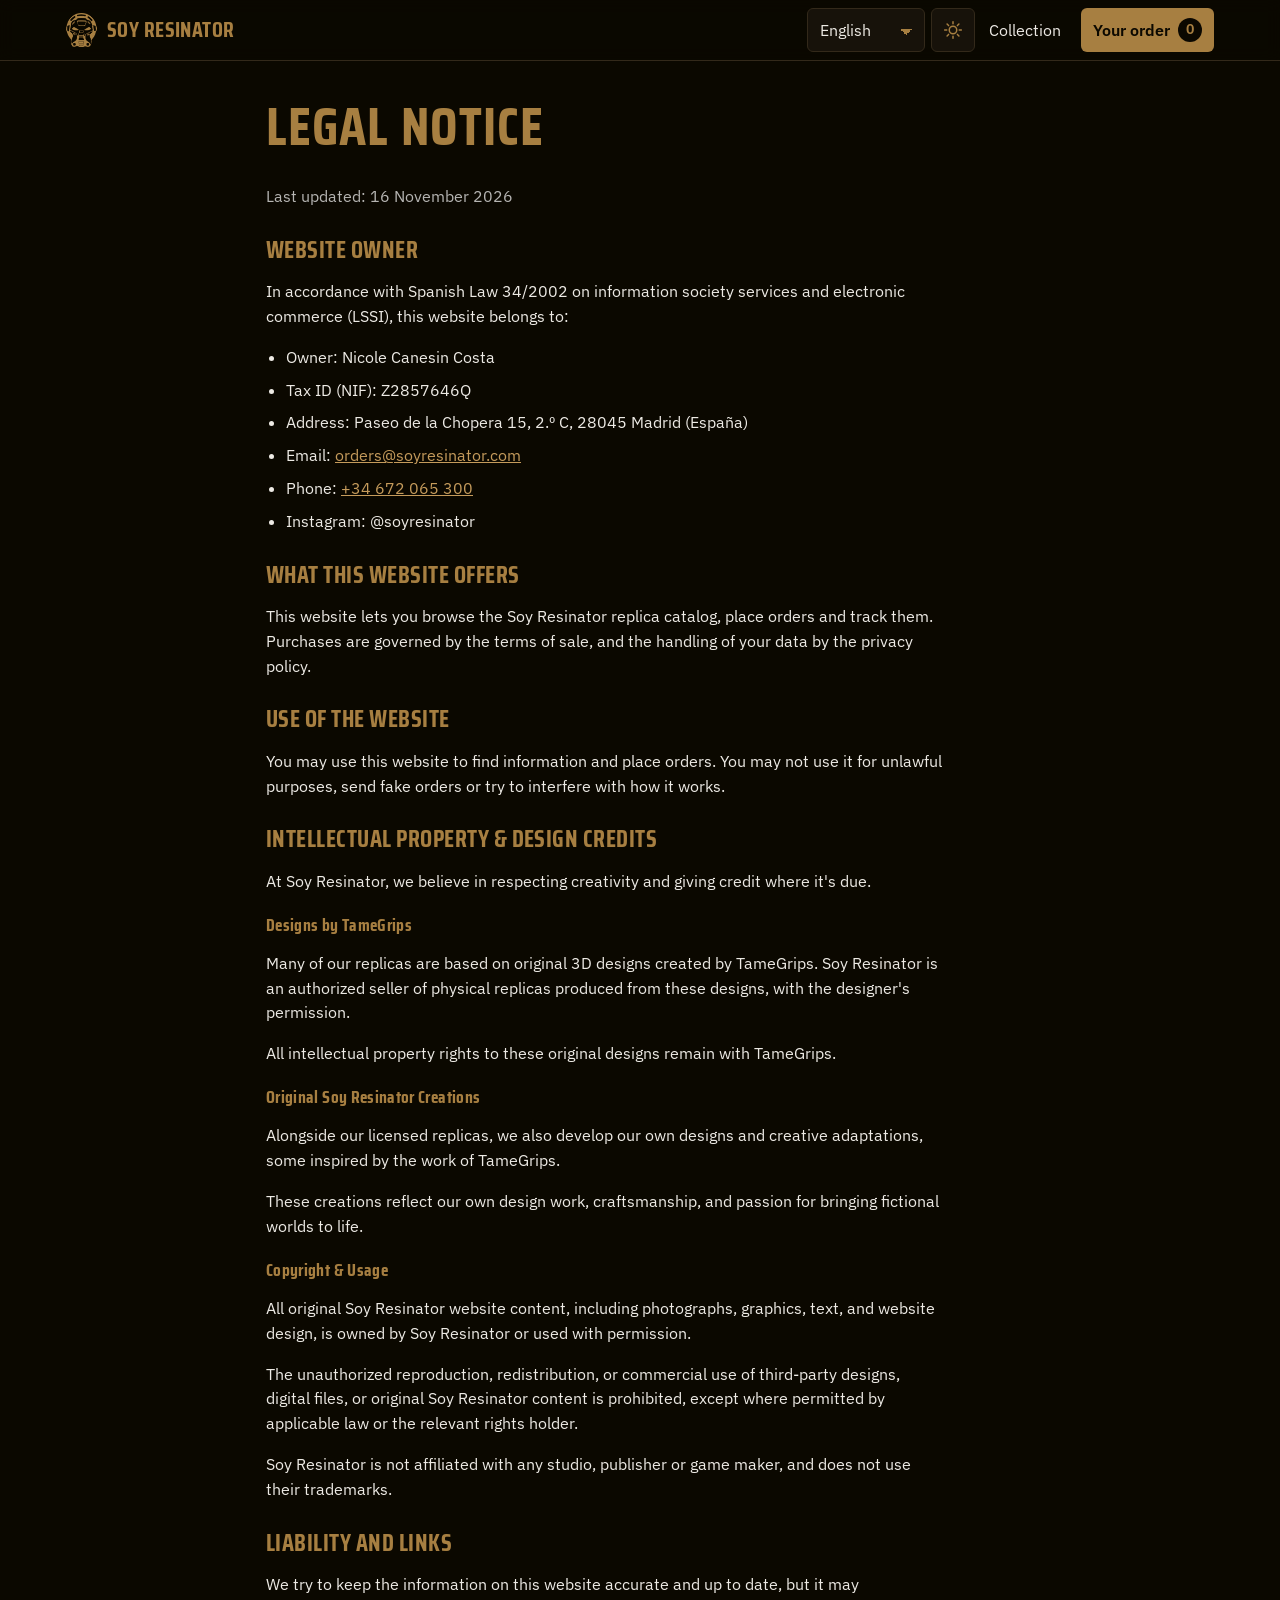
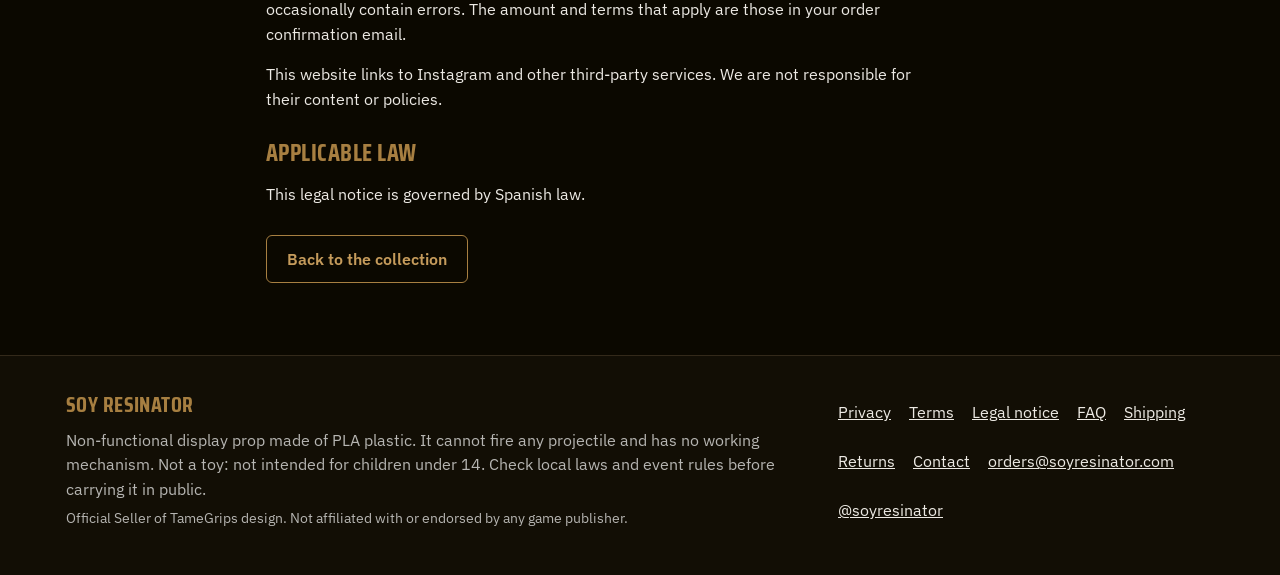
<file: aviso-legal.html>
<!doctype html>
<html lang="en" data-theme="dark">
<head>
  <meta charset="utf-8">
  <meta name="viewport" content="width=device-width, initial-scale=1">
  <!-- seo -->
  <title>Legal notice · Soy Resinator</title>
  <meta name="description" content="Legal notice and owner details of soyresinator.com.">
  <link rel="canonical" href="https://soyresinator.com/aviso-legal.html">
  <meta property="og:type" content="website">
  <meta property="og:site_name" content="Soy Resinator">
  <meta property="og:title" content="Legal notice · Soy Resinator">
  <meta property="og:description" content="Legal notice and owner details of soyresinator.com.">
  <meta property="og:url" content="https://soyresinator.com/aviso-legal.html">
  <meta property="og:image" content="https://soyresinator.com/img/logo/logo-dorado-compartir.png">
  <meta name="twitter:card" content="summary_large_image">
  <meta name="twitter:title" content="Legal notice · Soy Resinator">
  <meta name="twitter:description" content="Legal notice and owner details of soyresinator.com.">
  <meta name="twitter:image" content="https://soyresinator.com/img/logo/logo-dorado-compartir.png">
  <!-- /seo -->
  <meta name="color-scheme" content="dark light">
  <link rel="icon" href="/favicon.ico" sizes="48x48">
  <link rel="icon" type="image/png" href="/img/logo/favicon-48.png" sizes="48x48">
  <link rel="icon" type="image/png" href="/img/logo/favicon-192.png" sizes="192x192">
  <link rel="apple-touch-icon" href="/img/logo/apple-touch-icon.png">
  <link rel="stylesheet" href="css/fonts.css?v=20261123">
  <link rel="stylesheet" href="css/styles.css?v=20261123">
  <script type="module" src="js/legal.js?v=20261123"></script>
</head>
<body data-legal="aviso">
  <a class="skip" href="#main" data-i18n="nav.saltar">Skip to content</a>

  <header class="site-header">
    <div class="wrap header-row">
      <a class="brand" href="./">
        <span class="brand-mark" aria-hidden="true"></span>
        <span class="brand-name">Soy Resinator</span>
      </a>
      <div class="header-tools">
        <label class="sr-only" for="lang" data-i18n="nav.idioma">Language</label>
        <select id="lang" class="select select-sm"></select>
        <button id="theme" class="icon-btn" type="button">
          <svg class="i-sun" viewBox="0 0 24 24" aria-hidden="true"><circle cx="12" cy="12" r="4.5"/><path d="M12 2v2.5M12 19.5V22M2 12h2.5M19.5 12H22M4.9 4.9l1.8 1.8M17.3 17.3l1.8 1.8M4.9 19.1l1.8-1.8M17.3 6.7l1.8-1.8"/></svg>
          <svg class="i-moon" viewBox="0 0 24 24" aria-hidden="true"><path d="M20 14.5A8.5 8.5 0 0 1 9.5 4a8.5 8.5 0 1 0 10.5 10.5z"/></svg>
          <span class="sr-only" id="theme-label"></span>
        </button>
        <a href="./#catalogo" class="nav-link" data-i18n="nav.catalogo">Collection</a>
      </div>
      <a href="./#pedido" id="cart-link" class="cart-btn">
        <span data-i18n="nav.pedido">Your order</span>
        <span id="cart-count" class="count" aria-hidden="true">0</span>
      </a>
    </div>
  </header>

  <main id="main" class="wrap legal">
    <h1 id="legal-titulo" class="page-title"></h1>
    <p id="legal-fecha" class="muted"></p>
    <div id="legal-cuerpo"></div>
    <p class="block"><a class="btn btn-ghost" href="./" data-i18n="ped.seguir">Back to the collection</a></p>
  </main>

  <footer class="site-footer">
    <div class="wrap footer-grid">
      <div>
        <p class="brand-name">Soy Resinator</p>
        <p class="muted" data-i18n="pie.texto">Non-functional display prop made of PLA plastic. It cannot fire any projectile and has no working mechanism. Not a toy: not intended for children under 14. Check local laws and event rules before carrying it in public.</p>
        <p class="muted small" data-i18n="pie.aviso">Official Seller of TameGrips design. Not affiliated with or endorsed by any game publisher.</p>
      </div>
      <nav class="footer-links">
        <a href="privacidad.html" data-i18n="pie.privacidad">Privacy</a>
        <a href="condiciones.html" data-i18n="pie.condiciones">Terms</a>
        <a href="aviso-legal.html" data-i18n="pie.aviso_legal">Legal notice</a>
        <a href="faq.html" data-i18n="pie.faq">FAQ</a>
        <a href="envios.html" data-i18n="pie.envios">Shipping</a>
        <a href="devoluciones.html" data-i18n="pie.devoluciones">Returns</a>
        <a href="contacto.html" data-i18n="pie.contacto">Contact</a>
        <a class="contact-email" href="#"></a>
        <a class="contact-ig" href="#" rel="noopener" target="_blank"></a>
      </nav>
    </div>
  </footer>

  <div id="toast" class="toast" role="status" aria-live="polite"></div>
</body>
</html>
</file>
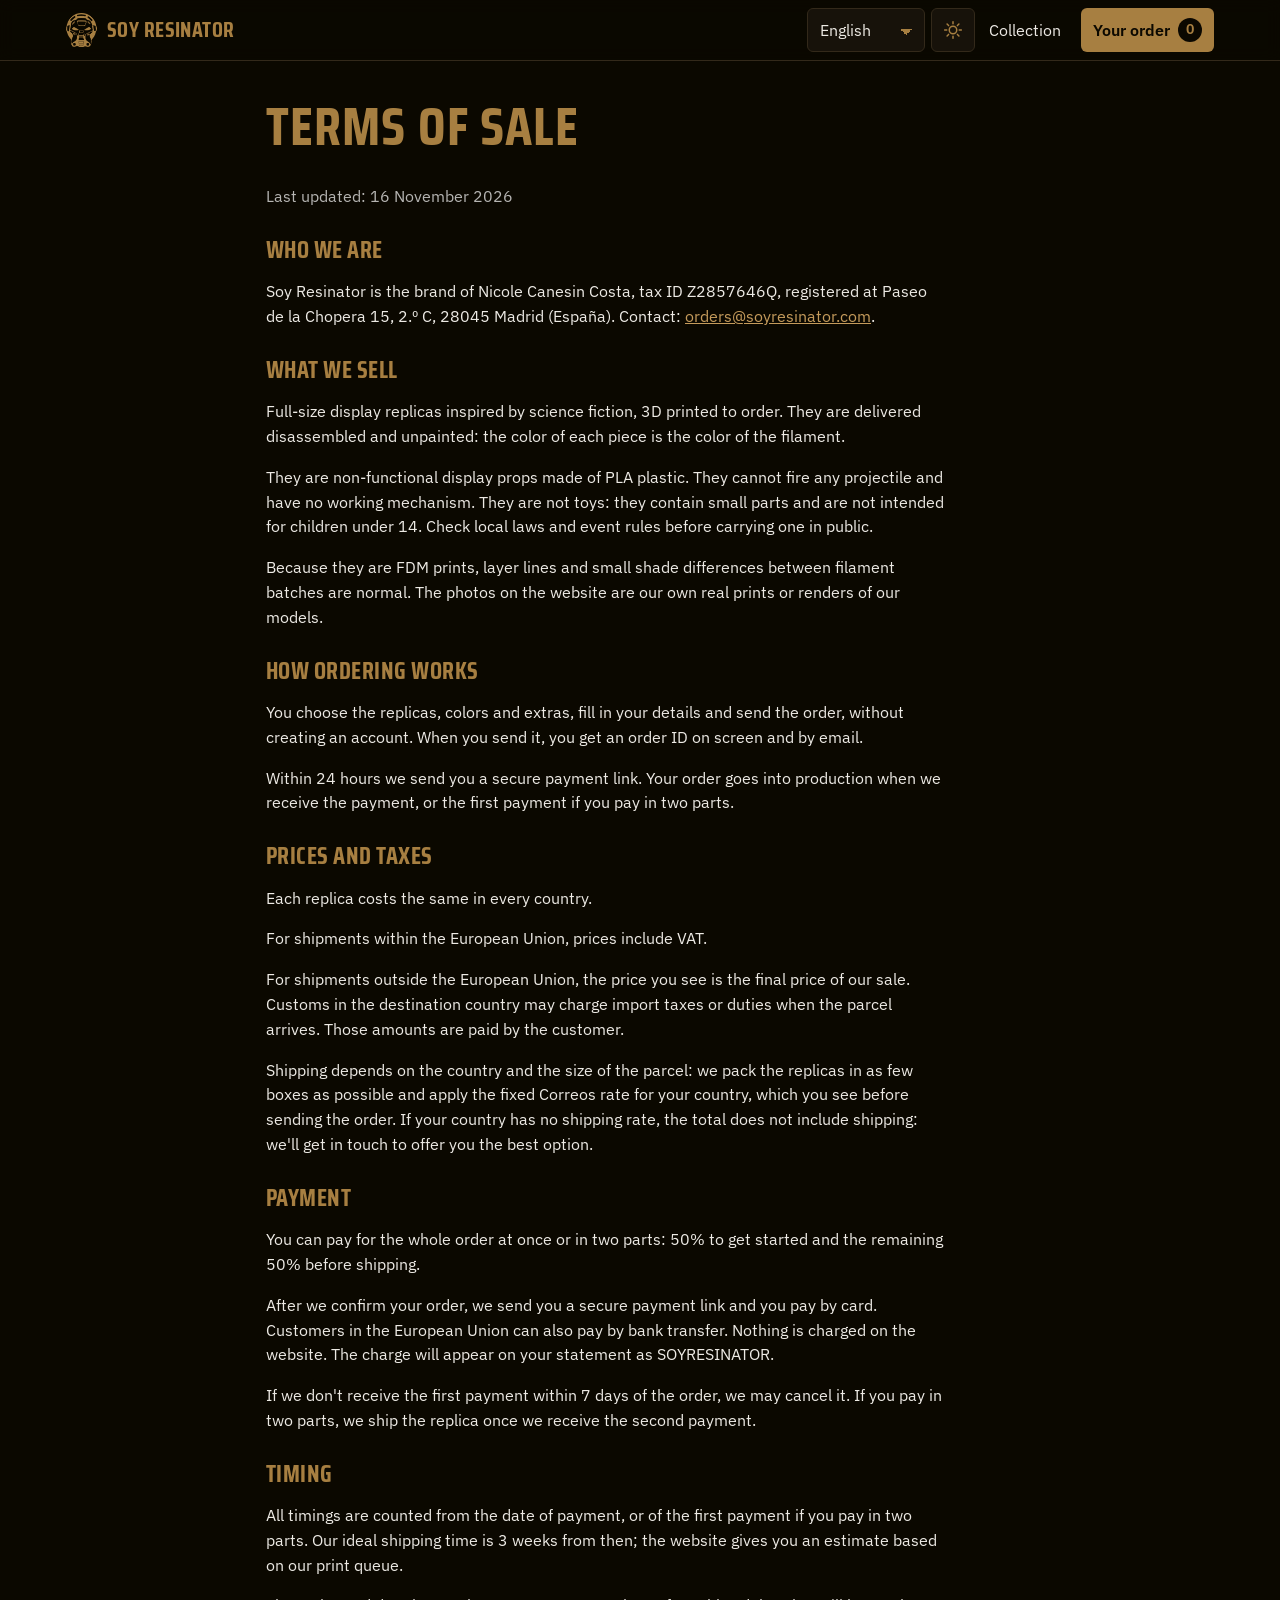
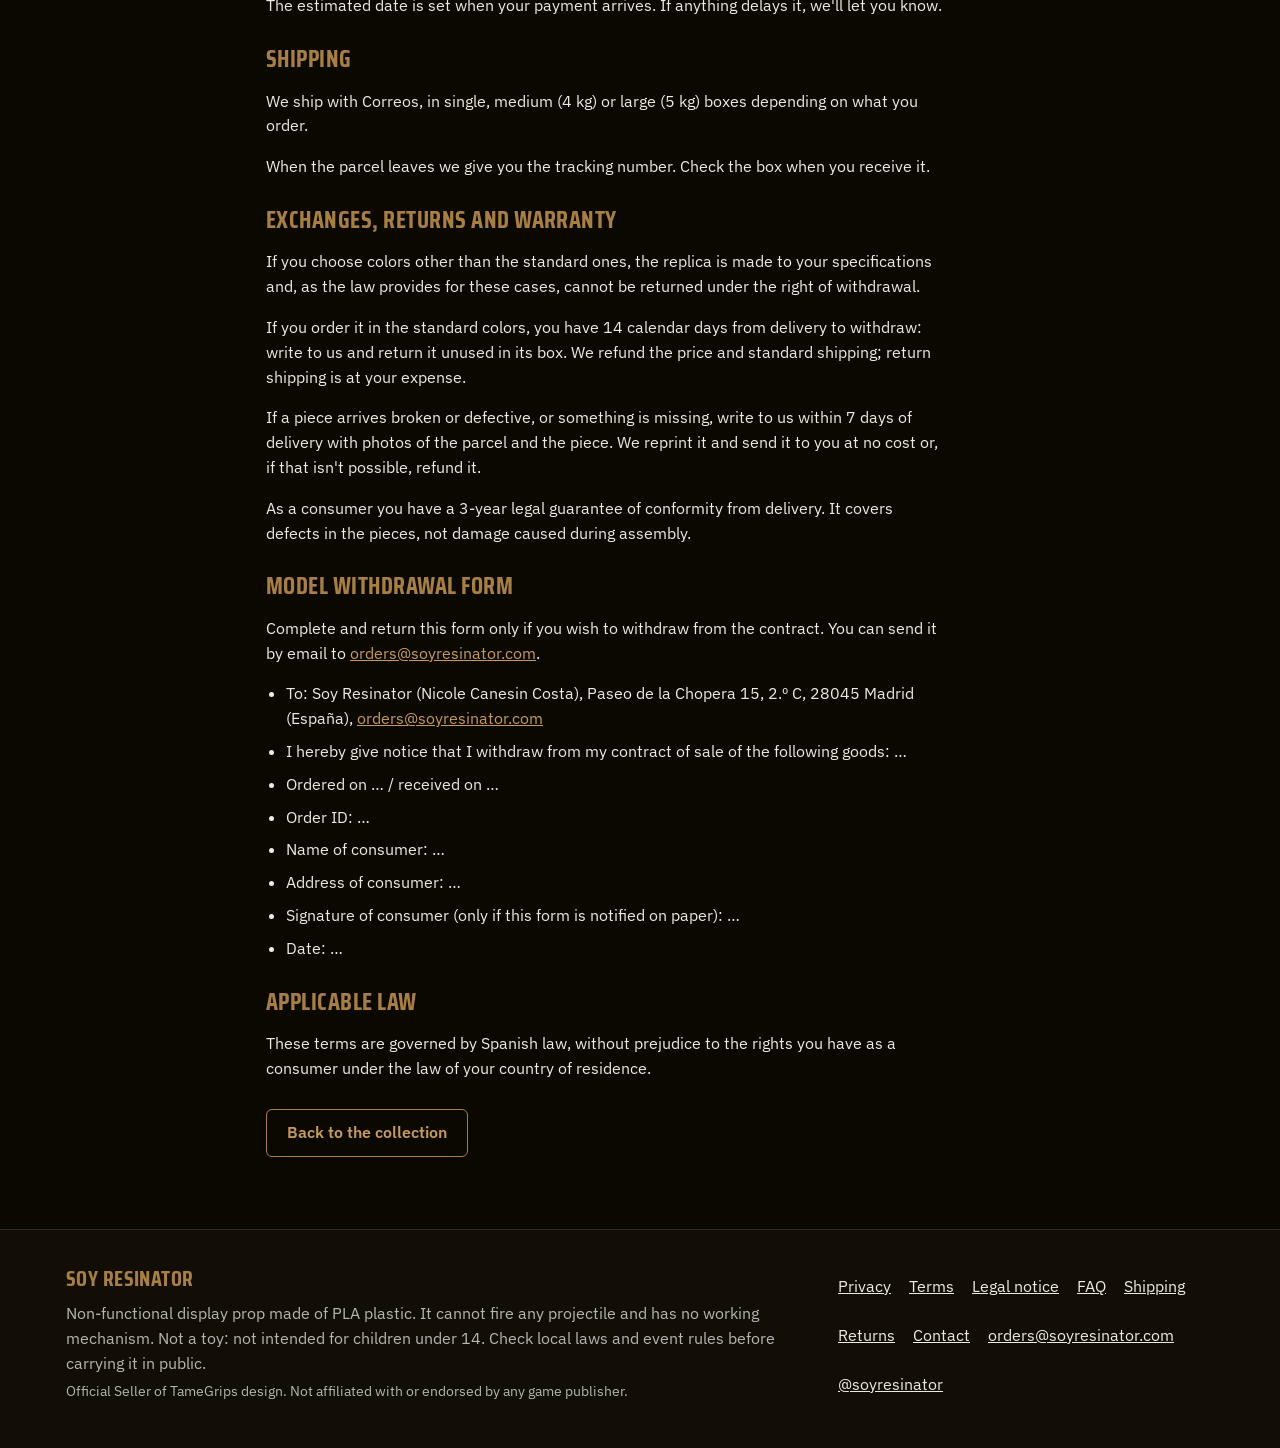
<file: condiciones.html>
<!doctype html>
<html lang="en" data-theme="dark">
<head>
  <meta charset="utf-8">
  <meta name="viewport" content="width=device-width, initial-scale=1">
  <!-- seo -->
  <title>Terms of sale · Soy Resinator</title>
  <meta name="description" content="Terms of sale for Soy Resinator replicas: orders, payment, production times, shipping and returns.">
  <link rel="canonical" href="https://soyresinator.com/condiciones.html">
  <meta property="og:type" content="website">
  <meta property="og:site_name" content="Soy Resinator">
  <meta property="og:title" content="Terms of sale · Soy Resinator">
  <meta property="og:description" content="Terms of sale for Soy Resinator replicas: orders, payment, production times, shipping and returns.">
  <meta property="og:url" content="https://soyresinator.com/condiciones.html">
  <meta property="og:image" content="https://soyresinator.com/img/logo/logo-dorado-compartir.png">
  <meta name="twitter:card" content="summary_large_image">
  <meta name="twitter:title" content="Terms of sale · Soy Resinator">
  <meta name="twitter:description" content="Terms of sale for Soy Resinator replicas: orders, payment, production times, shipping and returns.">
  <meta name="twitter:image" content="https://soyresinator.com/img/logo/logo-dorado-compartir.png">
  <!-- /seo -->
  <meta name="color-scheme" content="dark light">
  <link rel="icon" href="/favicon.ico" sizes="48x48">
  <link rel="icon" type="image/png" href="/img/logo/favicon-48.png" sizes="48x48">
  <link rel="icon" type="image/png" href="/img/logo/favicon-192.png" sizes="192x192">
  <link rel="apple-touch-icon" href="/img/logo/apple-touch-icon.png">
  <link rel="stylesheet" href="css/fonts.css?v=20261123">
  <link rel="stylesheet" href="css/styles.css?v=20261123">
  <script type="module" src="js/legal.js?v=20261123"></script>
</head>
<body data-legal="condiciones">
  <a class="skip" href="#main" data-i18n="nav.saltar">Skip to content</a>

  <header class="site-header">
    <div class="wrap header-row">
      <a class="brand" href="./">
        <span class="brand-mark" aria-hidden="true"></span>
        <span class="brand-name">Soy Resinator</span>
      </a>
      <div class="header-tools">
        <label class="sr-only" for="lang" data-i18n="nav.idioma">Language</label>
        <select id="lang" class="select select-sm"></select>
        <button id="theme" class="icon-btn" type="button">
          <svg class="i-sun" viewBox="0 0 24 24" aria-hidden="true"><circle cx="12" cy="12" r="4.5"/><path d="M12 2v2.5M12 19.5V22M2 12h2.5M19.5 12H22M4.9 4.9l1.8 1.8M17.3 17.3l1.8 1.8M4.9 19.1l1.8-1.8M17.3 6.7l1.8-1.8"/></svg>
          <svg class="i-moon" viewBox="0 0 24 24" aria-hidden="true"><path d="M20 14.5A8.5 8.5 0 0 1 9.5 4a8.5 8.5 0 1 0 10.5 10.5z"/></svg>
          <span class="sr-only" id="theme-label"></span>
        </button>
        <a href="./#catalogo" class="nav-link" data-i18n="nav.catalogo">Collection</a>
      </div>
      <a href="./#pedido" id="cart-link" class="cart-btn">
        <span data-i18n="nav.pedido">Your order</span>
        <span id="cart-count" class="count" aria-hidden="true">0</span>
      </a>
    </div>
  </header>

  <main id="main" class="wrap legal">
    <h1 id="legal-titulo" class="page-title"></h1>
    <p id="legal-fecha" class="muted"></p>
    <div id="legal-cuerpo"></div>
    <p class="block"><a class="btn btn-ghost" href="./" data-i18n="ped.seguir">Back to the collection</a></p>
  </main>

  <footer class="site-footer">
    <div class="wrap footer-grid">
      <div>
        <p class="brand-name">Soy Resinator</p>
        <p class="muted" data-i18n="pie.texto">Non-functional display prop made of PLA plastic. It cannot fire any projectile and has no working mechanism. Not a toy: not intended for children under 14. Check local laws and event rules before carrying it in public.</p>
        <p class="muted small" data-i18n="pie.aviso">Official Seller of TameGrips design. Not affiliated with or endorsed by any game publisher.</p>
      </div>
      <nav class="footer-links">
        <a href="privacidad.html" data-i18n="pie.privacidad">Privacy</a>
        <a href="condiciones.html" data-i18n="pie.condiciones">Terms</a>
        <a href="aviso-legal.html" data-i18n="pie.aviso_legal">Legal notice</a>
        <a href="faq.html" data-i18n="pie.faq">FAQ</a>
        <a href="envios.html" data-i18n="pie.envios">Shipping</a>
        <a href="devoluciones.html" data-i18n="pie.devoluciones">Returns</a>
        <a href="contacto.html" data-i18n="pie.contacto">Contact</a>
        <a class="contact-email" href="#"></a>
        <a class="contact-ig" href="#" rel="noopener" target="_blank"></a>
      </nav>
    </div>
  </footer>

  <div id="toast" class="toast" role="status" aria-live="polite"></div>
</body>
</html>
</file>
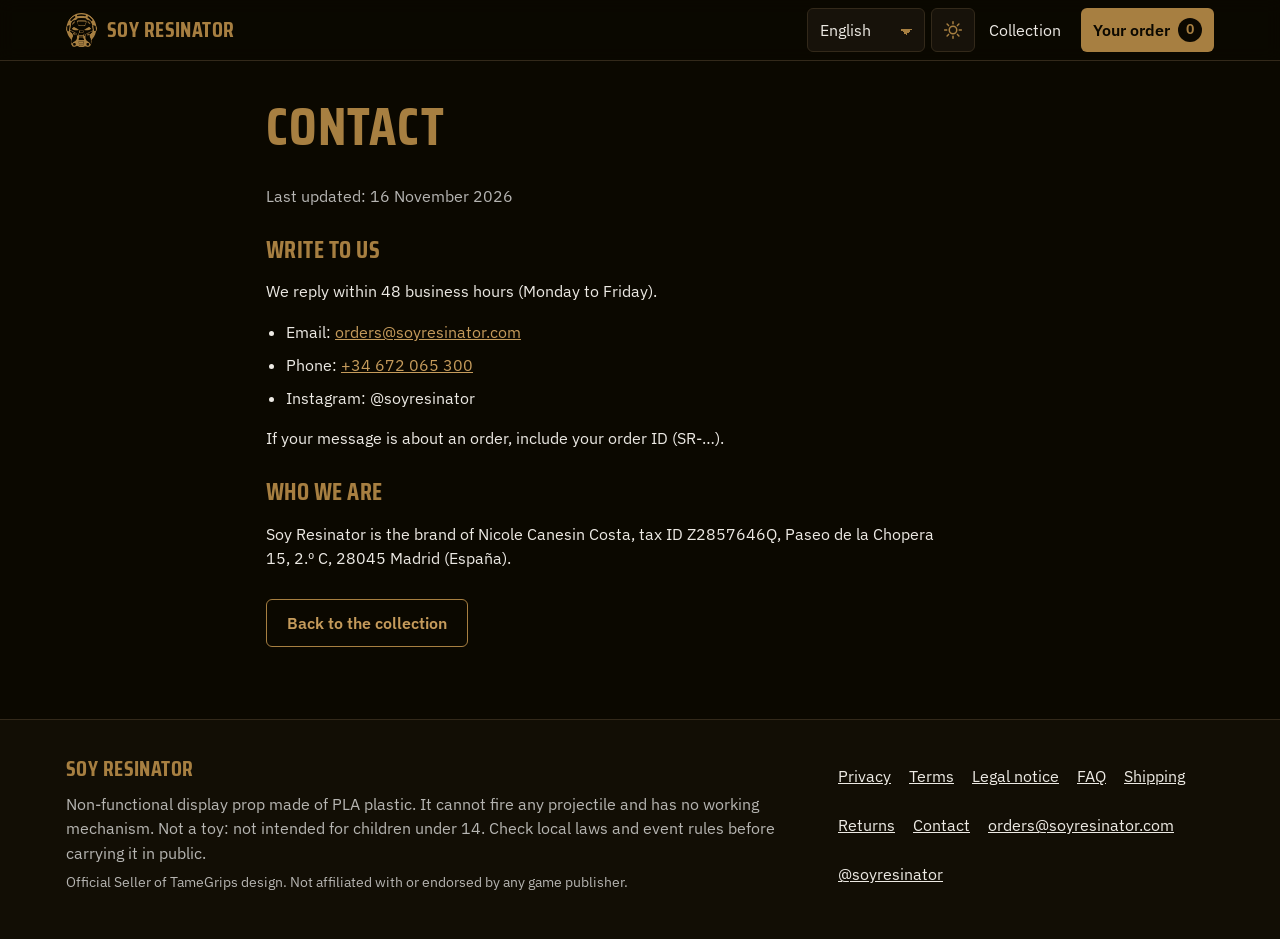
<file: contacto.html>
<!doctype html>
<html lang="en" data-theme="dark">
<head>
  <meta charset="utf-8">
  <meta name="viewport" content="width=device-width, initial-scale=1">
  <!-- seo -->
  <title>Contact · Soy Resinator</title>
  <meta name="description" content="How to contact Soy Resinator: email, Instagram and reply time.">
  <link rel="canonical" href="https://soyresinator.com/contacto.html">
  <meta property="og:type" content="website">
  <meta property="og:site_name" content="Soy Resinator">
  <meta property="og:title" content="Contact · Soy Resinator">
  <meta property="og:description" content="How to contact Soy Resinator: email, Instagram and reply time.">
  <meta property="og:url" content="https://soyresinator.com/contacto.html">
  <meta property="og:image" content="https://soyresinator.com/img/logo/logo-dorado-compartir.png">
  <meta name="twitter:card" content="summary_large_image">
  <meta name="twitter:title" content="Contact · Soy Resinator">
  <meta name="twitter:description" content="How to contact Soy Resinator: email, Instagram and reply time.">
  <meta name="twitter:image" content="https://soyresinator.com/img/logo/logo-dorado-compartir.png">
  <!-- /seo -->
  <meta name="color-scheme" content="dark light">
  <link rel="icon" href="/favicon.ico" sizes="48x48">
  <link rel="icon" type="image/png" href="/img/logo/favicon-48.png" sizes="48x48">
  <link rel="icon" type="image/png" href="/img/logo/favicon-192.png" sizes="192x192">
  <link rel="apple-touch-icon" href="/img/logo/apple-touch-icon.png">
  <link rel="stylesheet" href="css/fonts.css?v=20261123">
  <link rel="stylesheet" href="css/styles.css?v=20261123">
  <script type="module" src="js/legal.js?v=20261123"></script>
</head>
<body data-legal="contacto">
  <a class="skip" href="#main" data-i18n="nav.saltar">Skip to content</a>

  <header class="site-header">
    <div class="wrap header-row">
      <a class="brand" href="./">
        <span class="brand-mark" aria-hidden="true"></span>
        <span class="brand-name">Soy Resinator</span>
      </a>
      <div class="header-tools">
        <label class="sr-only" for="lang" data-i18n="nav.idioma">Language</label>
        <select id="lang" class="select select-sm"></select>
        <button id="theme" class="icon-btn" type="button">
          <svg class="i-sun" viewBox="0 0 24 24" aria-hidden="true"><circle cx="12" cy="12" r="4.5"/><path d="M12 2v2.5M12 19.5V22M2 12h2.5M19.5 12H22M4.9 4.9l1.8 1.8M17.3 17.3l1.8 1.8M4.9 19.1l1.8-1.8M17.3 6.7l1.8-1.8"/></svg>
          <svg class="i-moon" viewBox="0 0 24 24" aria-hidden="true"><path d="M20 14.5A8.5 8.5 0 0 1 9.5 4a8.5 8.5 0 1 0 10.5 10.5z"/></svg>
          <span class="sr-only" id="theme-label"></span>
        </button>
        <a href="./#catalogo" class="nav-link" data-i18n="nav.catalogo">Collection</a>
      </div>
      <a href="./#pedido" id="cart-link" class="cart-btn">
        <span data-i18n="nav.pedido">Your order</span>
        <span id="cart-count" class="count" aria-hidden="true">0</span>
      </a>
    </div>
  </header>

  <main id="main" class="wrap legal">
    <h1 id="legal-titulo" class="page-title"></h1>
    <p id="legal-fecha" class="muted"></p>
    <div id="legal-cuerpo"></div>
    <p class="block"><a class="btn btn-ghost" href="./" data-i18n="ped.seguir">Back to the collection</a></p>
  </main>

  <footer class="site-footer">
    <div class="wrap footer-grid">
      <div>
        <p class="brand-name">Soy Resinator</p>
        <p class="muted" data-i18n="pie.texto">Non-functional display prop made of PLA plastic. It cannot fire any projectile and has no working mechanism. Not a toy: not intended for children under 14. Check local laws and event rules before carrying it in public.</p>
        <p class="muted small" data-i18n="pie.aviso">Official Seller of TameGrips design. Not affiliated with or endorsed by any game publisher.</p>
      </div>
      <nav class="footer-links">
        <a href="privacidad.html" data-i18n="pie.privacidad">Privacy</a>
        <a href="condiciones.html" data-i18n="pie.condiciones">Terms</a>
        <a href="aviso-legal.html" data-i18n="pie.aviso_legal">Legal notice</a>
        <a href="faq.html" data-i18n="pie.faq">FAQ</a>
        <a href="envios.html" data-i18n="pie.envios">Shipping</a>
        <a href="devoluciones.html" data-i18n="pie.devoluciones">Returns</a>
        <a href="contacto.html" data-i18n="pie.contacto">Contact</a>
        <a class="contact-email" href="#"></a>
        <a class="contact-ig" href="#" rel="noopener" target="_blank"></a>
      </nav>
    </div>
  </footer>

  <div id="toast" class="toast" role="status" aria-live="polite"></div>
</body>
</html>
</file>
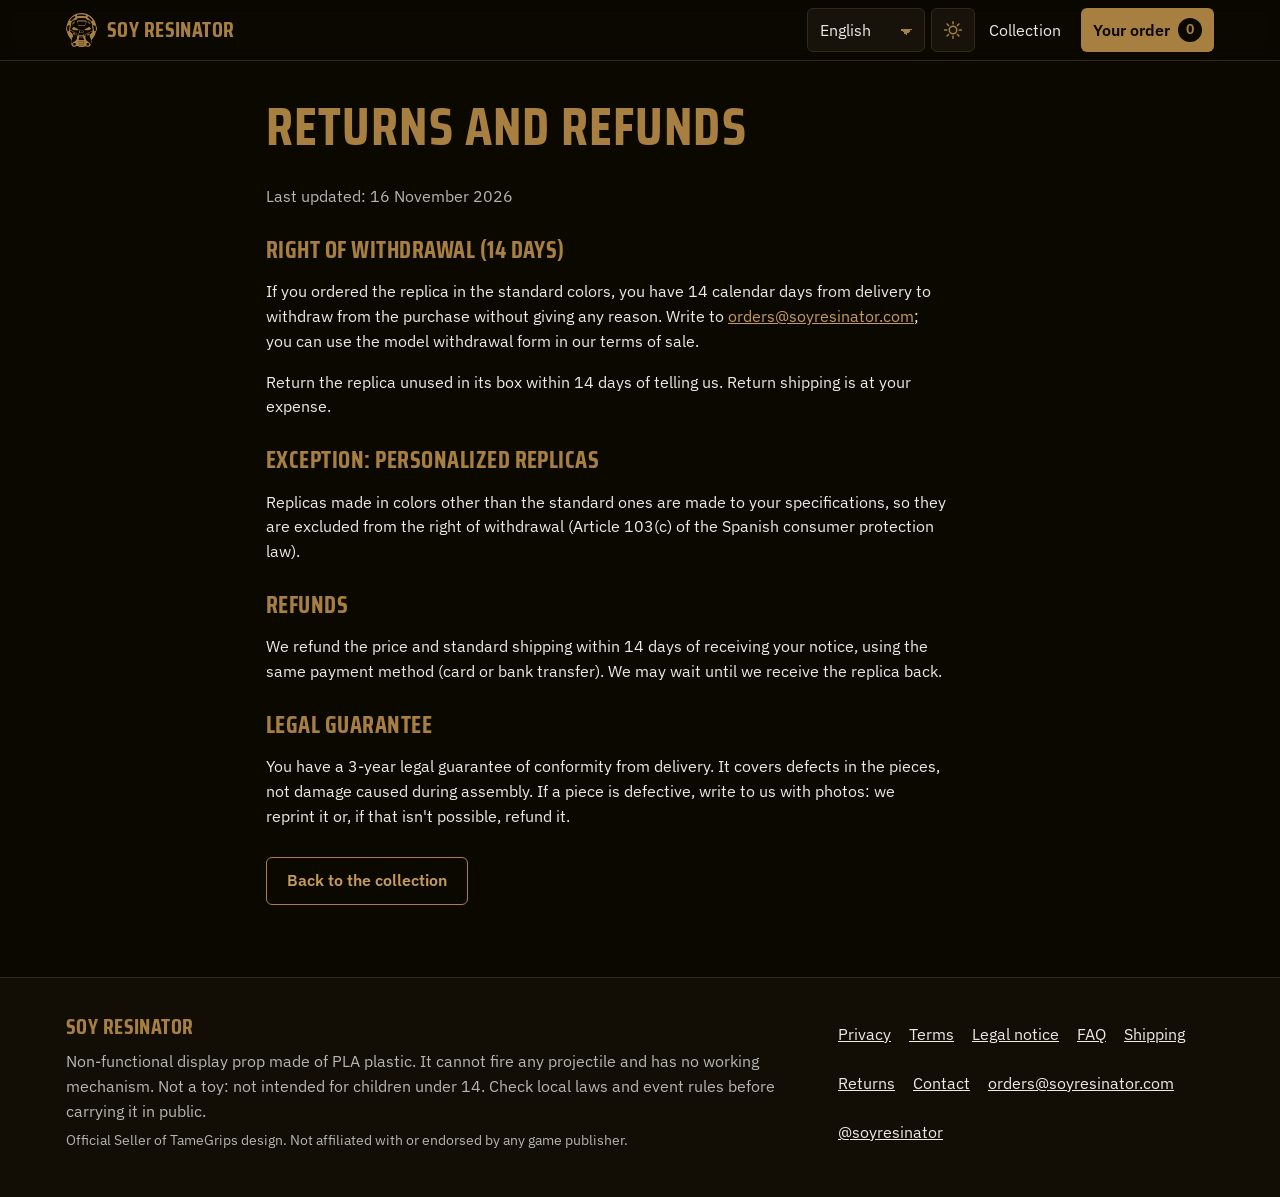
<file: devoluciones.html>
<!doctype html>
<html lang="en" data-theme="dark">
<head>
  <meta charset="utf-8">
  <meta name="viewport" content="width=device-width, initial-scale=1">
  <!-- seo -->
  <title>Returns and refunds · Soy Resinator</title>
  <meta name="description" content="Returns and refunds: 14-day right of withdrawal, personalized replicas and the 3-year legal guarantee.">
  <link rel="canonical" href="https://soyresinator.com/devoluciones.html">
  <meta property="og:type" content="website">
  <meta property="og:site_name" content="Soy Resinator">
  <meta property="og:title" content="Returns and refunds · Soy Resinator">
  <meta property="og:description" content="Returns and refunds: 14-day right of withdrawal, personalized replicas and the 3-year legal guarantee.">
  <meta property="og:url" content="https://soyresinator.com/devoluciones.html">
  <meta property="og:image" content="https://soyresinator.com/img/logo/logo-dorado-compartir.png">
  <meta name="twitter:card" content="summary_large_image">
  <meta name="twitter:title" content="Returns and refunds · Soy Resinator">
  <meta name="twitter:description" content="Returns and refunds: 14-day right of withdrawal, personalized replicas and the 3-year legal guarantee.">
  <meta name="twitter:image" content="https://soyresinator.com/img/logo/logo-dorado-compartir.png">
  <!-- /seo -->
  <meta name="color-scheme" content="dark light">
  <link rel="icon" href="/favicon.ico" sizes="48x48">
  <link rel="icon" type="image/png" href="/img/logo/favicon-48.png" sizes="48x48">
  <link rel="icon" type="image/png" href="/img/logo/favicon-192.png" sizes="192x192">
  <link rel="apple-touch-icon" href="/img/logo/apple-touch-icon.png">
  <link rel="stylesheet" href="css/fonts.css?v=20261123">
  <link rel="stylesheet" href="css/styles.css?v=20261123">
  <script type="module" src="js/legal.js?v=20261123"></script>
</head>
<body data-legal="devoluciones">
  <a class="skip" href="#main" data-i18n="nav.saltar">Skip to content</a>

  <header class="site-header">
    <div class="wrap header-row">
      <a class="brand" href="./">
        <span class="brand-mark" aria-hidden="true"></span>
        <span class="brand-name">Soy Resinator</span>
      </a>
      <div class="header-tools">
        <label class="sr-only" for="lang" data-i18n="nav.idioma">Language</label>
        <select id="lang" class="select select-sm"></select>
        <button id="theme" class="icon-btn" type="button">
          <svg class="i-sun" viewBox="0 0 24 24" aria-hidden="true"><circle cx="12" cy="12" r="4.5"/><path d="M12 2v2.5M12 19.5V22M2 12h2.5M19.5 12H22M4.9 4.9l1.8 1.8M17.3 17.3l1.8 1.8M4.9 19.1l1.8-1.8M17.3 6.7l1.8-1.8"/></svg>
          <svg class="i-moon" viewBox="0 0 24 24" aria-hidden="true"><path d="M20 14.5A8.5 8.5 0 0 1 9.5 4a8.5 8.5 0 1 0 10.5 10.5z"/></svg>
          <span class="sr-only" id="theme-label"></span>
        </button>
        <a href="./#catalogo" class="nav-link" data-i18n="nav.catalogo">Collection</a>
      </div>
      <a href="./#pedido" id="cart-link" class="cart-btn">
        <span data-i18n="nav.pedido">Your order</span>
        <span id="cart-count" class="count" aria-hidden="true">0</span>
      </a>
    </div>
  </header>

  <main id="main" class="wrap legal">
    <h1 id="legal-titulo" class="page-title"></h1>
    <p id="legal-fecha" class="muted"></p>
    <div id="legal-cuerpo"></div>
    <p class="block"><a class="btn btn-ghost" href="./" data-i18n="ped.seguir">Back to the collection</a></p>
  </main>

  <footer class="site-footer">
    <div class="wrap footer-grid">
      <div>
        <p class="brand-name">Soy Resinator</p>
        <p class="muted" data-i18n="pie.texto">Non-functional display prop made of PLA plastic. It cannot fire any projectile and has no working mechanism. Not a toy: not intended for children under 14. Check local laws and event rules before carrying it in public.</p>
        <p class="muted small" data-i18n="pie.aviso">Official Seller of TameGrips design. Not affiliated with or endorsed by any game publisher.</p>
      </div>
      <nav class="footer-links">
        <a href="privacidad.html" data-i18n="pie.privacidad">Privacy</a>
        <a href="condiciones.html" data-i18n="pie.condiciones">Terms</a>
        <a href="aviso-legal.html" data-i18n="pie.aviso_legal">Legal notice</a>
        <a href="faq.html" data-i18n="pie.faq">FAQ</a>
        <a href="envios.html" data-i18n="pie.envios">Shipping</a>
        <a href="devoluciones.html" data-i18n="pie.devoluciones">Returns</a>
        <a href="contacto.html" data-i18n="pie.contacto">Contact</a>
        <a class="contact-email" href="#"></a>
        <a class="contact-ig" href="#" rel="noopener" target="_blank"></a>
      </nav>
    </div>
  </footer>

  <div id="toast" class="toast" role="status" aria-live="polite"></div>
</body>
</html>
</file>
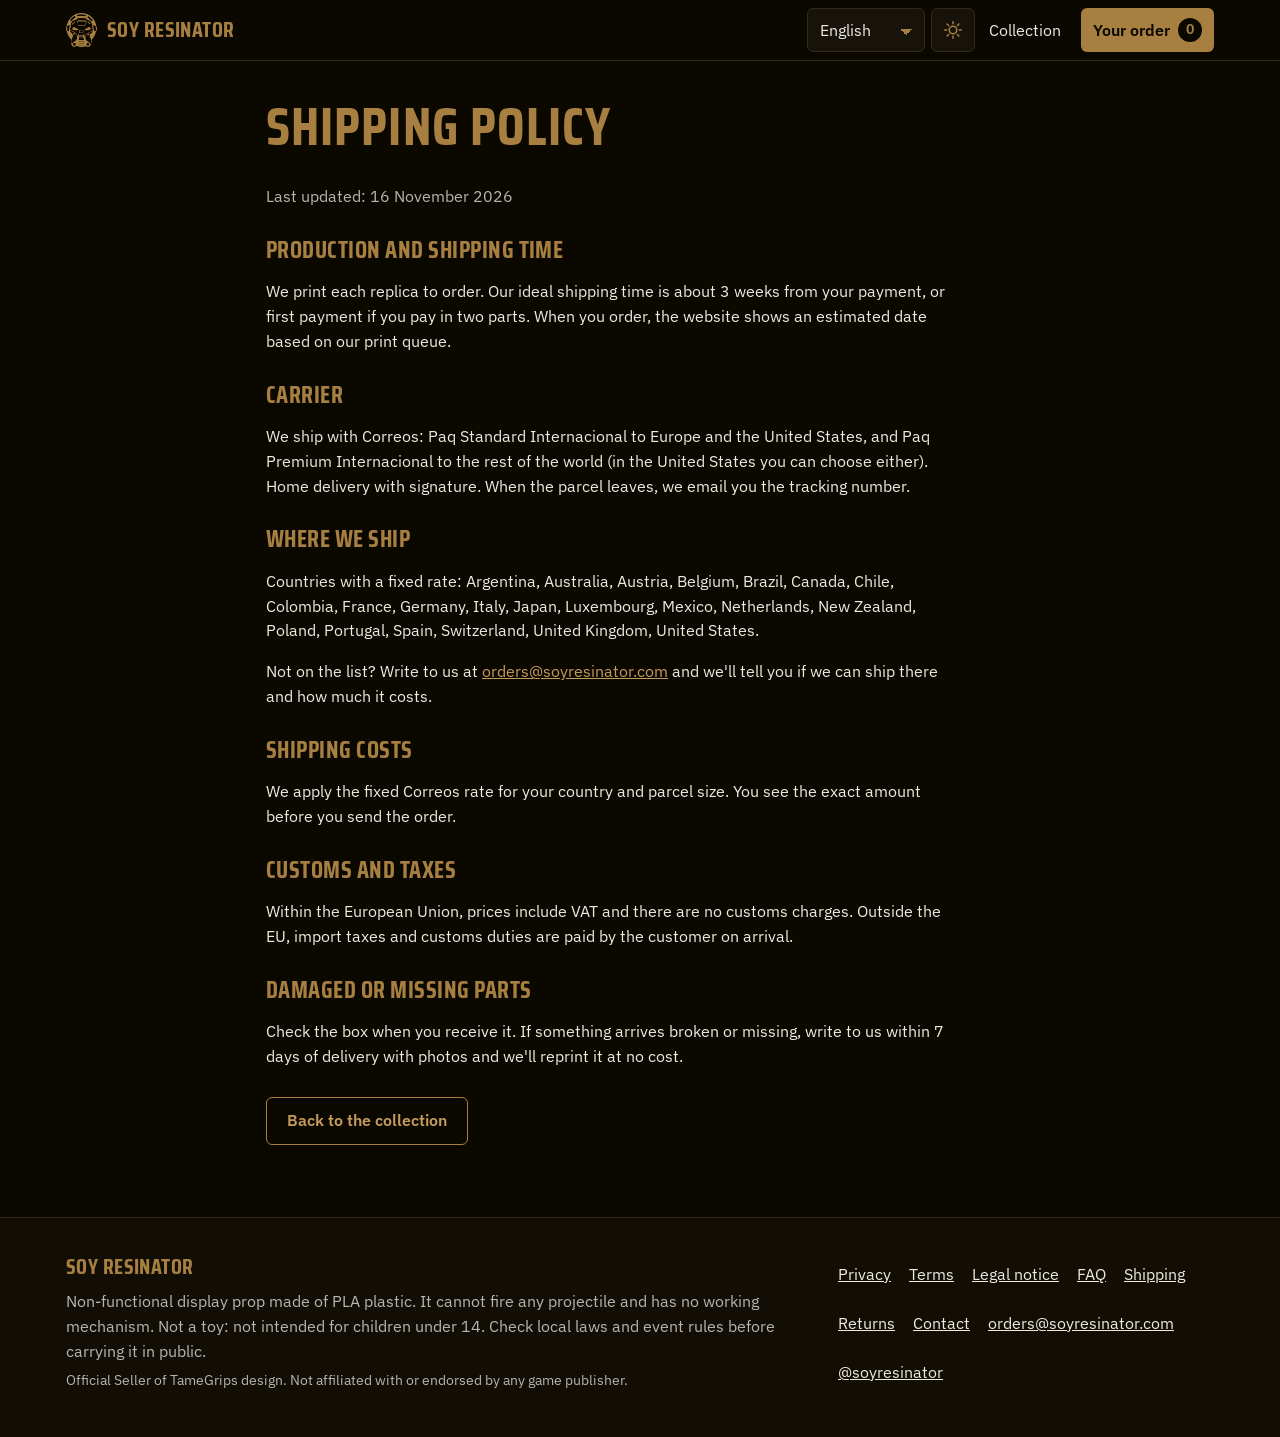
<file: envios.html>
<!doctype html>
<html lang="en" data-theme="dark">
<head>
  <meta charset="utf-8">
  <meta name="viewport" content="width=device-width, initial-scale=1">
  <!-- seo -->
  <title>Shipping policy · Soy Resinator</title>
  <meta name="description" content="Shipping policy: production time, Correos services, countries we ship to, costs and customs.">
  <link rel="canonical" href="https://soyresinator.com/envios.html">
  <meta property="og:type" content="website">
  <meta property="og:site_name" content="Soy Resinator">
  <meta property="og:title" content="Shipping policy · Soy Resinator">
  <meta property="og:description" content="Shipping policy: production time, Correos services, countries we ship to, costs and customs.">
  <meta property="og:url" content="https://soyresinator.com/envios.html">
  <meta property="og:image" content="https://soyresinator.com/img/logo/logo-dorado-compartir.png">
  <meta name="twitter:card" content="summary_large_image">
  <meta name="twitter:title" content="Shipping policy · Soy Resinator">
  <meta name="twitter:description" content="Shipping policy: production time, Correos services, countries we ship to, costs and customs.">
  <meta name="twitter:image" content="https://soyresinator.com/img/logo/logo-dorado-compartir.png">
  <!-- /seo -->
  <meta name="color-scheme" content="dark light">
  <link rel="icon" href="/favicon.ico" sizes="48x48">
  <link rel="icon" type="image/png" href="/img/logo/favicon-48.png" sizes="48x48">
  <link rel="icon" type="image/png" href="/img/logo/favicon-192.png" sizes="192x192">
  <link rel="apple-touch-icon" href="/img/logo/apple-touch-icon.png">
  <link rel="stylesheet" href="css/fonts.css?v=20261123">
  <link rel="stylesheet" href="css/styles.css?v=20261123">
  <script type="module" src="js/legal.js?v=20261123"></script>
</head>
<body data-legal="envios">
  <a class="skip" href="#main" data-i18n="nav.saltar">Skip to content</a>

  <header class="site-header">
    <div class="wrap header-row">
      <a class="brand" href="./">
        <span class="brand-mark" aria-hidden="true"></span>
        <span class="brand-name">Soy Resinator</span>
      </a>
      <div class="header-tools">
        <label class="sr-only" for="lang" data-i18n="nav.idioma">Language</label>
        <select id="lang" class="select select-sm"></select>
        <button id="theme" class="icon-btn" type="button">
          <svg class="i-sun" viewBox="0 0 24 24" aria-hidden="true"><circle cx="12" cy="12" r="4.5"/><path d="M12 2v2.5M12 19.5V22M2 12h2.5M19.5 12H22M4.9 4.9l1.8 1.8M17.3 17.3l1.8 1.8M4.9 19.1l1.8-1.8M17.3 6.7l1.8-1.8"/></svg>
          <svg class="i-moon" viewBox="0 0 24 24" aria-hidden="true"><path d="M20 14.5A8.5 8.5 0 0 1 9.5 4a8.5 8.5 0 1 0 10.5 10.5z"/></svg>
          <span class="sr-only" id="theme-label"></span>
        </button>
        <a href="./#catalogo" class="nav-link" data-i18n="nav.catalogo">Collection</a>
      </div>
      <a href="./#pedido" id="cart-link" class="cart-btn">
        <span data-i18n="nav.pedido">Your order</span>
        <span id="cart-count" class="count" aria-hidden="true">0</span>
      </a>
    </div>
  </header>

  <main id="main" class="wrap legal">
    <h1 id="legal-titulo" class="page-title"></h1>
    <p id="legal-fecha" class="muted"></p>
    <div id="legal-cuerpo"></div>
    <p class="block"><a class="btn btn-ghost" href="./" data-i18n="ped.seguir">Back to the collection</a></p>
  </main>

  <footer class="site-footer">
    <div class="wrap footer-grid">
      <div>
        <p class="brand-name">Soy Resinator</p>
        <p class="muted" data-i18n="pie.texto">Non-functional display prop made of PLA plastic. It cannot fire any projectile and has no working mechanism. Not a toy: not intended for children under 14. Check local laws and event rules before carrying it in public.</p>
        <p class="muted small" data-i18n="pie.aviso">Official Seller of TameGrips design. Not affiliated with or endorsed by any game publisher.</p>
      </div>
      <nav class="footer-links">
        <a href="privacidad.html" data-i18n="pie.privacidad">Privacy</a>
        <a href="condiciones.html" data-i18n="pie.condiciones">Terms</a>
        <a href="aviso-legal.html" data-i18n="pie.aviso_legal">Legal notice</a>
        <a href="faq.html" data-i18n="pie.faq">FAQ</a>
        <a href="envios.html" data-i18n="pie.envios">Shipping</a>
        <a href="devoluciones.html" data-i18n="pie.devoluciones">Returns</a>
        <a href="contacto.html" data-i18n="pie.contacto">Contact</a>
        <a class="contact-email" href="#"></a>
        <a class="contact-ig" href="#" rel="noopener" target="_blank"></a>
      </nav>
    </div>
  </footer>

  <div id="toast" class="toast" role="status" aria-live="polite"></div>
</body>
</html>
</file>
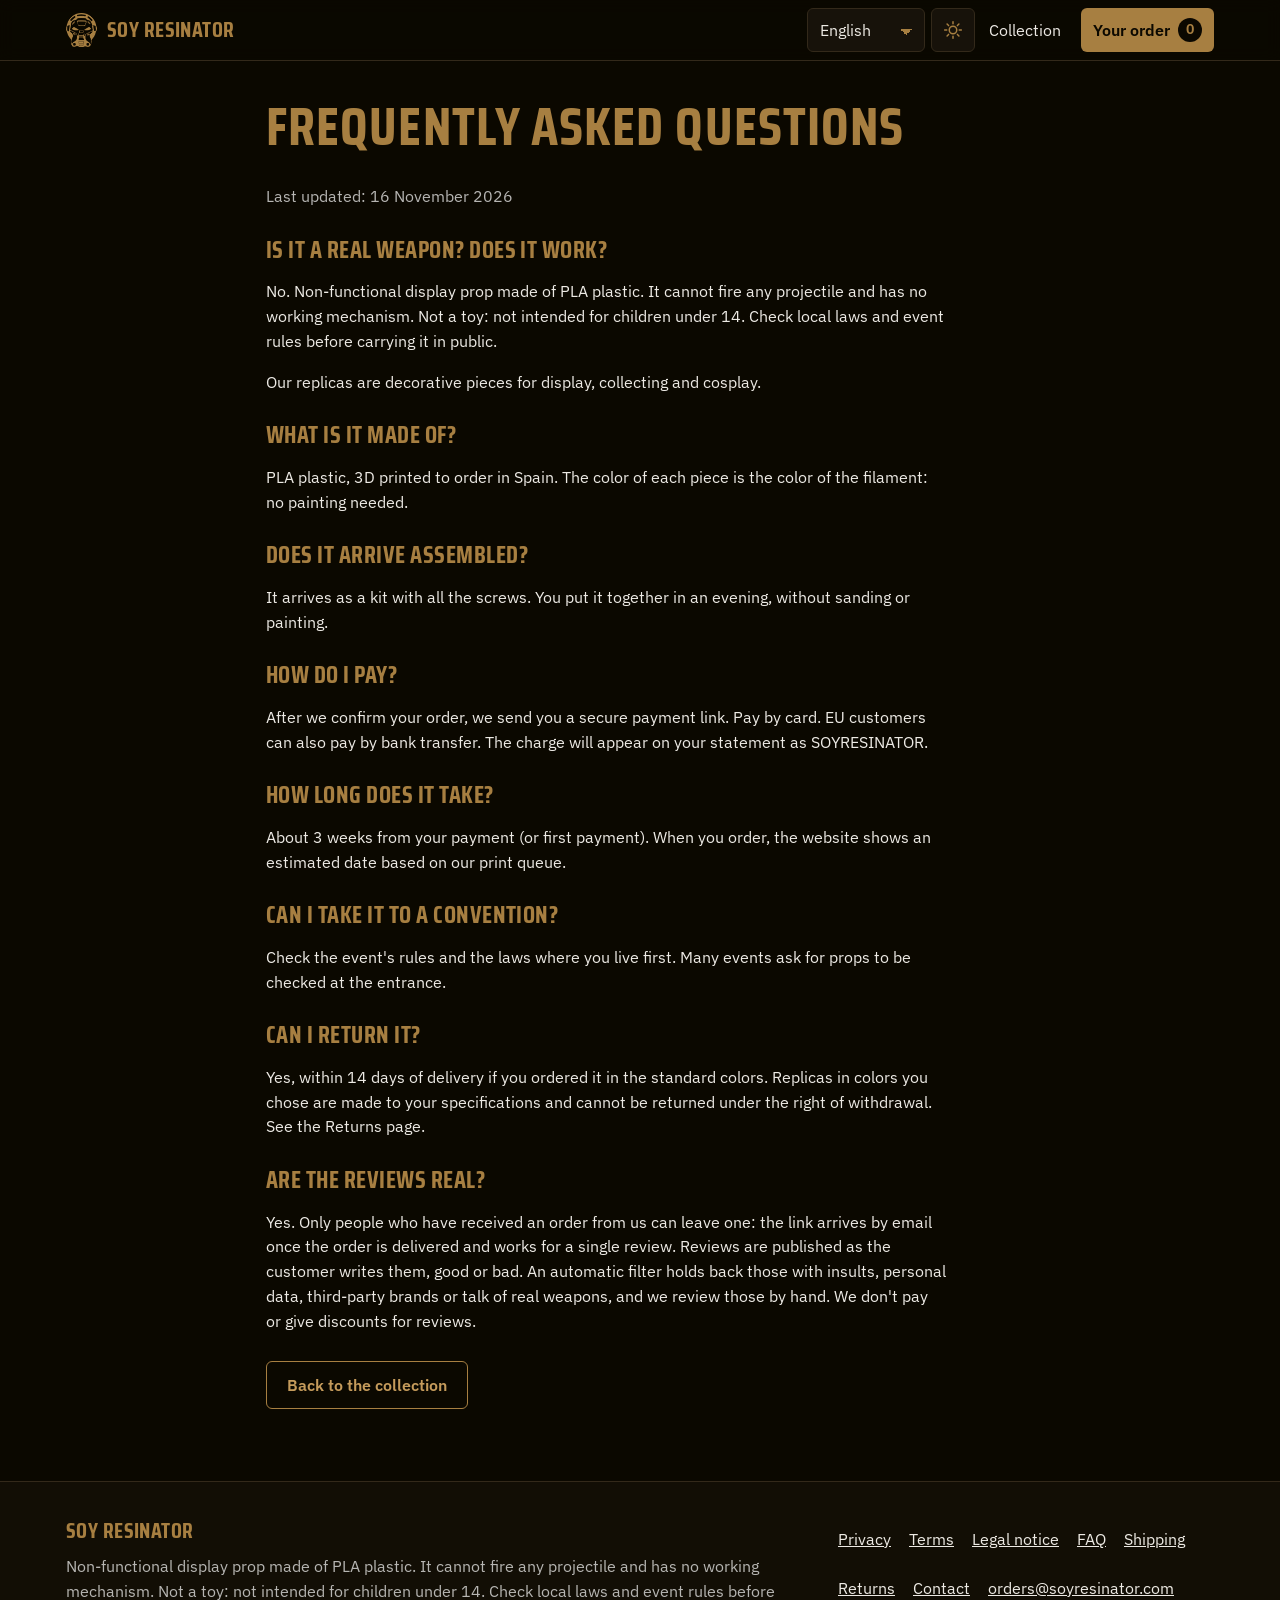
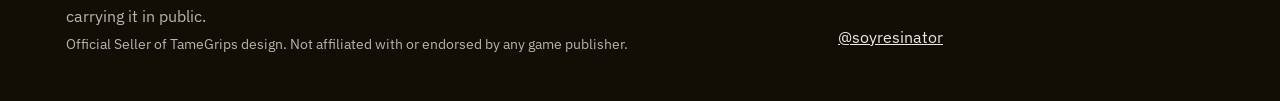
<file: faq.html>
<!doctype html>
<html lang="en" data-theme="dark">
<head>
  <meta charset="utf-8">
  <meta name="viewport" content="width=device-width, initial-scale=1">
  <!-- seo -->
  <title>Frequently asked questions · Soy Resinator</title>
  <meta name="description" content="Frequently asked questions about Soy Resinator display replicas: non-functional PLA props, payment, timing and returns.">
  <link rel="canonical" href="https://soyresinator.com/faq.html">
  <meta property="og:type" content="website">
  <meta property="og:site_name" content="Soy Resinator">
  <meta property="og:title" content="Frequently asked questions · Soy Resinator">
  <meta property="og:description" content="Frequently asked questions about Soy Resinator display replicas: non-functional PLA props, payment, timing and returns.">
  <meta property="og:url" content="https://soyresinator.com/faq.html">
  <meta property="og:image" content="https://soyresinator.com/img/logo/logo-dorado-compartir.png">
  <meta name="twitter:card" content="summary_large_image">
  <meta name="twitter:title" content="Frequently asked questions · Soy Resinator">
  <meta name="twitter:description" content="Frequently asked questions about Soy Resinator display replicas: non-functional PLA props, payment, timing and returns.">
  <meta name="twitter:image" content="https://soyresinator.com/img/logo/logo-dorado-compartir.png">
  <!-- /seo -->
  <meta name="color-scheme" content="dark light">
  <link rel="icon" href="/favicon.ico" sizes="48x48">
  <link rel="icon" type="image/png" href="/img/logo/favicon-48.png" sizes="48x48">
  <link rel="icon" type="image/png" href="/img/logo/favicon-192.png" sizes="192x192">
  <link rel="apple-touch-icon" href="/img/logo/apple-touch-icon.png">
  <link rel="stylesheet" href="css/fonts.css?v=20261123">
  <link rel="stylesheet" href="css/styles.css?v=20261123">
  <script type="module" src="js/legal.js?v=20261123"></script>
</head>
<body data-legal="faq">
  <a class="skip" href="#main" data-i18n="nav.saltar">Skip to content</a>

  <header class="site-header">
    <div class="wrap header-row">
      <a class="brand" href="./">
        <span class="brand-mark" aria-hidden="true"></span>
        <span class="brand-name">Soy Resinator</span>
      </a>
      <div class="header-tools">
        <label class="sr-only" for="lang" data-i18n="nav.idioma">Language</label>
        <select id="lang" class="select select-sm"></select>
        <button id="theme" class="icon-btn" type="button">
          <svg class="i-sun" viewBox="0 0 24 24" aria-hidden="true"><circle cx="12" cy="12" r="4.5"/><path d="M12 2v2.5M12 19.5V22M2 12h2.5M19.5 12H22M4.9 4.9l1.8 1.8M17.3 17.3l1.8 1.8M4.9 19.1l1.8-1.8M17.3 6.7l1.8-1.8"/></svg>
          <svg class="i-moon" viewBox="0 0 24 24" aria-hidden="true"><path d="M20 14.5A8.5 8.5 0 0 1 9.5 4a8.5 8.5 0 1 0 10.5 10.5z"/></svg>
          <span class="sr-only" id="theme-label"></span>
        </button>
        <a href="./#catalogo" class="nav-link" data-i18n="nav.catalogo">Collection</a>
      </div>
      <a href="./#pedido" id="cart-link" class="cart-btn">
        <span data-i18n="nav.pedido">Your order</span>
        <span id="cart-count" class="count" aria-hidden="true">0</span>
      </a>
    </div>
  </header>

  <main id="main" class="wrap legal">
    <h1 id="legal-titulo" class="page-title"></h1>
    <p id="legal-fecha" class="muted"></p>
    <div id="legal-cuerpo"></div>
    <p class="block"><a class="btn btn-ghost" href="./" data-i18n="ped.seguir">Back to the collection</a></p>
  </main>

  <footer class="site-footer">
    <div class="wrap footer-grid">
      <div>
        <p class="brand-name">Soy Resinator</p>
        <p class="muted" data-i18n="pie.texto">Non-functional display prop made of PLA plastic. It cannot fire any projectile and has no working mechanism. Not a toy: not intended for children under 14. Check local laws and event rules before carrying it in public.</p>
        <p class="muted small" data-i18n="pie.aviso">Official Seller of TameGrips design. Not affiliated with or endorsed by any game publisher.</p>
      </div>
      <nav class="footer-links">
        <a href="privacidad.html" data-i18n="pie.privacidad">Privacy</a>
        <a href="condiciones.html" data-i18n="pie.condiciones">Terms</a>
        <a href="aviso-legal.html" data-i18n="pie.aviso_legal">Legal notice</a>
        <a href="faq.html" data-i18n="pie.faq">FAQ</a>
        <a href="envios.html" data-i18n="pie.envios">Shipping</a>
        <a href="devoluciones.html" data-i18n="pie.devoluciones">Returns</a>
        <a href="contacto.html" data-i18n="pie.contacto">Contact</a>
        <a class="contact-email" href="#"></a>
        <a class="contact-ig" href="#" rel="noopener" target="_blank"></a>
      </nav>
    </div>
  </footer>

  <div id="toast" class="toast" role="status" aria-live="polite"></div>
</body>
</html>
</file>
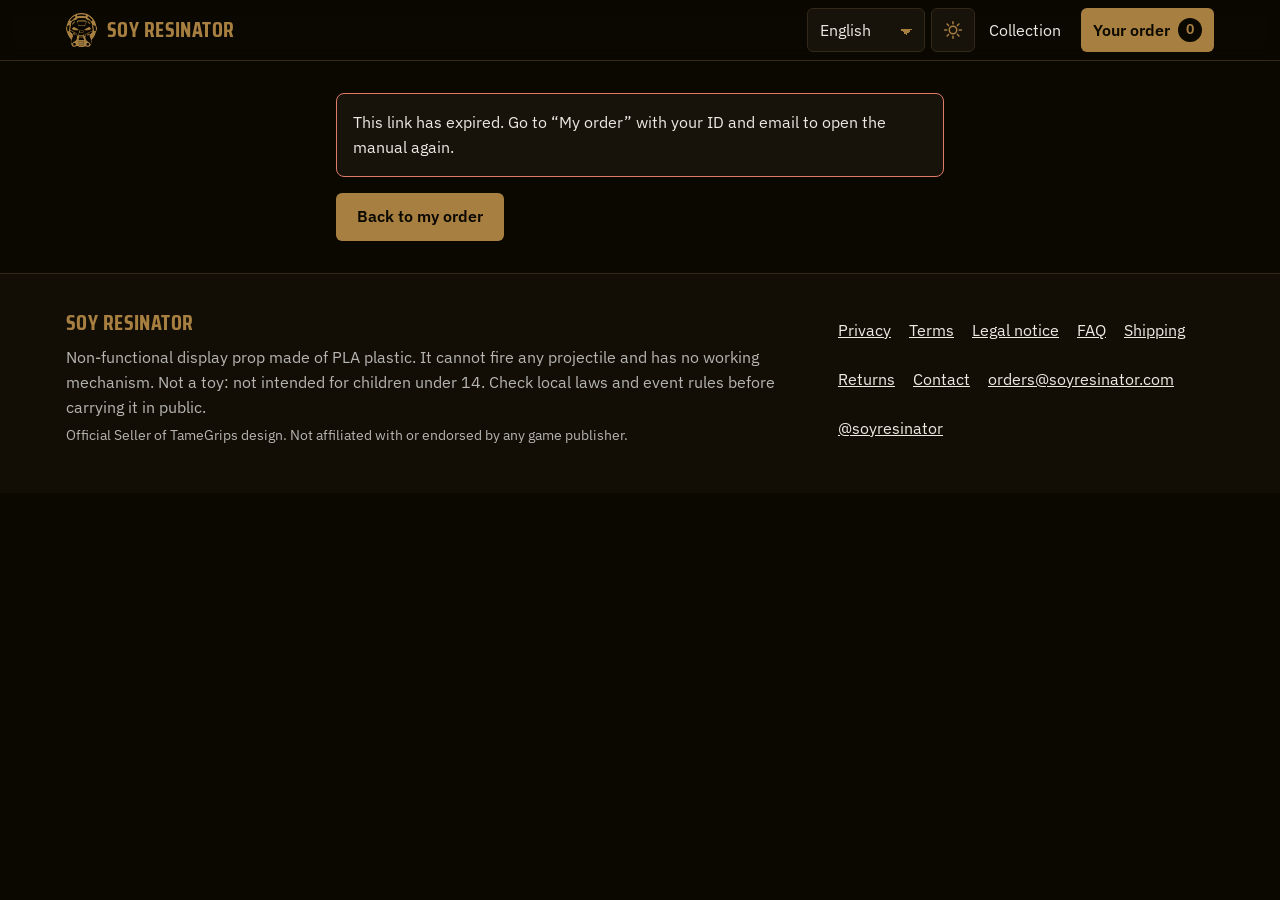
<file: manual.html>
<!doctype html>
<html lang="en" data-theme="dark">
<head>
  <meta charset="utf-8">
  <meta name="viewport" content="width=device-width, initial-scale=1">
  <title>Assembly manual · Soy Resinator</title>
  <meta name="description" content="Assembly manual for your Soy Resinator replica.">
  <!-- Solo se llega desde "Mi pedido" con un enlace firmado: que no lo indexen ni lo enlacen. -->
  <meta name="robots" content="noindex, nofollow">
  <meta name="referrer" content="no-referrer">
  <meta name="color-scheme" content="dark light">
  <link rel="icon" href="/favicon.ico" sizes="48x48">
  <link rel="icon" type="image/png" href="/img/logo/favicon-48.png" sizes="48x48">
  <link rel="icon" type="image/png" href="/img/logo/favicon-192.png" sizes="192x192">
  <link rel="apple-touch-icon" href="/img/logo/apple-touch-icon.png">
  <link rel="stylesheet" href="css/fonts.css?v=20261123">
  <link rel="stylesheet" href="css/styles.css?v=20261123">
  <link rel="stylesheet" href="css/manual.css?v=20261123">
  <script type="module" src="js/manual.js?v=20261123"></script>
</head>
<body data-meta="manual">
  <a class="skip" href="#main" data-i18n="nav.saltar">Skip to content</a>

  <header class="site-header">
    <div class="wrap header-row">
      <a class="brand" href="./">
        <span class="brand-mark" aria-hidden="true"></span>
        <span class="brand-name">Soy Resinator</span>
      </a>
      <div class="header-tools">
        <label class="sr-only" for="lang" data-i18n="nav.idioma">Language</label>
        <select id="lang" class="select select-sm"></select>
        <button id="theme" class="icon-btn" type="button">
          <svg class="i-sun" viewBox="0 0 24 24" aria-hidden="true"><circle cx="12" cy="12" r="4.5"/><path d="M12 2v2.5M12 19.5V22M2 12h2.5M19.5 12H22M4.9 4.9l1.8 1.8M17.3 17.3l1.8 1.8M4.9 19.1l1.8-1.8M17.3 6.7l1.8-1.8"/></svg>
          <svg class="i-moon" viewBox="0 0 24 24" aria-hidden="true"><path d="M20 14.5A8.5 8.5 0 0 1 9.5 4a8.5 8.5 0 1 0 10.5 10.5z"/></svg>
          <span class="sr-only" id="theme-label"></span>
        </button>
        <a href="./#catalogo" class="nav-link" data-i18n="nav.catalogo">Collection</a>
      </div>
      <a href="./#pedido" id="cart-link" class="cart-btn">
        <span data-i18n="nav.pedido">Your order</span>
        <span id="cart-count" class="count" aria-hidden="true">0</span>
      </a>
    </div>
  </header>

  <main id="main">
    <div class="manual-barra" id="m-barra" hidden>
      <a id="m-volver" class="btn btn-ghost" href="pedido.html" data-i18n="manual.volver">Back to my order</a>
      <button id="m-imprimir" class="btn btn-ghost" type="button" data-i18n="manual.imprimir">Print</button>
    </div>
    <div id="m-estado" class="manual-estado" role="status" aria-live="polite">
      <p class="lead" data-i18n="manual.cargando">Loading the manual…</p>
    </div>
    <div id="m-manual"></div>
  </main>

  <footer class="site-footer">
    <div class="wrap footer-grid">
      <div>
        <p class="brand-name">Soy Resinator</p>
        <p class="muted" data-i18n="pie.texto">Non-functional display prop made of PLA plastic. It cannot fire any projectile and has no working mechanism. Not a toy: not intended for children under 14. Check local laws and event rules before carrying it in public.</p>
        <p class="muted small" data-i18n="pie.aviso">Official Seller of TameGrips design. Not affiliated with or endorsed by any game publisher.</p>
      </div>
      <nav class="footer-links">
        <a href="privacidad.html" data-i18n="pie.privacidad">Privacy</a>
        <a href="condiciones.html" data-i18n="pie.condiciones">Terms</a>
        <a href="aviso-legal.html" data-i18n="pie.aviso_legal">Legal notice</a>
        <a href="faq.html" data-i18n="pie.faq">FAQ</a>
        <a href="envios.html" data-i18n="pie.envios">Shipping</a>
        <a href="devoluciones.html" data-i18n="pie.devoluciones">Returns</a>
        <a href="contacto.html" data-i18n="pie.contacto">Contact</a>
        <a class="contact-email" href="#"></a>
        <a class="contact-ig" href="#" rel="noopener" target="_blank"></a>
      </nav>
    </div>
  </footer>

  <div id="toast" class="toast" role="status" aria-live="polite"></div>
</body>
</html>
</file>
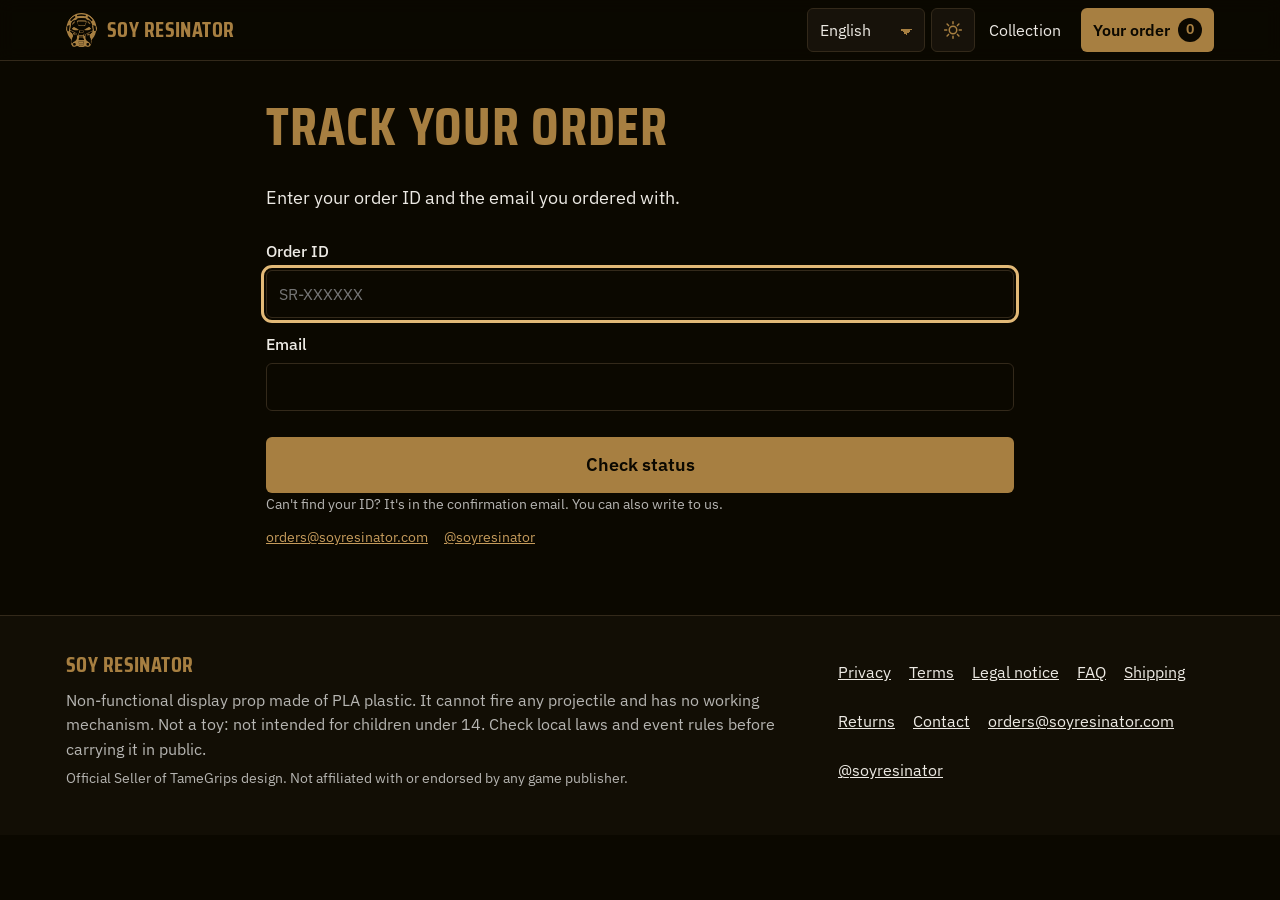
<file: pedido.html>
<!doctype html>
<html lang="en" data-theme="dark">
<head>
  <meta charset="utf-8">
  <meta name="viewport" content="width=device-width, initial-scale=1">
  <!-- seo -->
  <title>My order · Soy Resinator</title>
  <meta name="description" content="Check the status of your Soy Resinator order with your code and email.">
  <meta name="robots" content="noindex">
  <meta property="og:type" content="website">
  <meta property="og:site_name" content="Soy Resinator">
  <meta property="og:title" content="My order · Soy Resinator">
  <meta property="og:description" content="Check the status of your Soy Resinator order with your code and email.">
  <meta property="og:url" content="https://soyresinator.com/pedido.html">
  <meta property="og:image" content="https://soyresinator.com/img/logo/logo-dorado-compartir.png">
  <meta name="twitter:card" content="summary_large_image">
  <meta name="twitter:title" content="My order · Soy Resinator">
  <meta name="twitter:description" content="Check the status of your Soy Resinator order with your code and email.">
  <meta name="twitter:image" content="https://soyresinator.com/img/logo/logo-dorado-compartir.png">
  <!-- /seo -->
  <meta name="color-scheme" content="dark light">
  <link rel="icon" href="/favicon.ico" sizes="48x48">
  <link rel="icon" type="image/png" href="/img/logo/favicon-48.png" sizes="48x48">
  <link rel="icon" type="image/png" href="/img/logo/favicon-192.png" sizes="192x192">
  <link rel="apple-touch-icon" href="/img/logo/apple-touch-icon.png">
  <link rel="stylesheet" href="css/fonts.css?v=20261123">
  <link rel="stylesheet" href="css/styles.css?v=20261123">
  <script type="module" src="js/seguimiento.js?v=20261123"></script>
</head>
<body data-meta="pedido">
  <a class="skip" href="#main" data-i18n="nav.saltar">Skip to content</a>

  <header class="site-header">
    <div class="wrap header-row">
      <a class="brand" href="./">
        <span class="brand-mark" aria-hidden="true"></span>
        <span class="brand-name">Soy Resinator</span>
      </a>
      <div class="header-tools">
        <label class="sr-only" for="lang" data-i18n="nav.idioma">Language</label>
        <select id="lang" class="select select-sm"></select>
        <button id="theme" class="icon-btn" type="button">
          <svg class="i-sun" viewBox="0 0 24 24" aria-hidden="true"><circle cx="12" cy="12" r="4.5"/><path d="M12 2v2.5M12 19.5V22M2 12h2.5M19.5 12H22M4.9 4.9l1.8 1.8M17.3 17.3l1.8 1.8M4.9 19.1l1.8-1.8M17.3 6.7l1.8-1.8"/></svg>
          <svg class="i-moon" viewBox="0 0 24 24" aria-hidden="true"><path d="M20 14.5A8.5 8.5 0 0 1 9.5 4a8.5 8.5 0 1 0 10.5 10.5z"/></svg>
          <span class="sr-only" id="theme-label"></span>
        </button>
        <a href="./#catalogo" class="nav-link" data-i18n="nav.catalogo">Collection</a>
      </div>
      <a href="./#pedido" id="cart-link" class="cart-btn">
        <span data-i18n="nav.pedido">Your order</span>
        <span id="cart-count" class="count" aria-hidden="true">0</span>
      </a>
    </div>
  </header>

  <main id="main" class="wrap order">
    <h1 class="page-title" data-i18n="seg.titulo">Track your order</h1>
    <p class="lead" data-i18n="seg.intro">Enter your order ID and the email you ordered with.</p>

    <!-- Sin atributos name ni action: aunque falle el JS, el email nunca acaba en la URL. -->
    <form id="seg-form" class="block" novalidate>
      <div class="field">
        <label for="s-id" data-i18n="seg.id">Order ID</label>
        <input id="s-id" autocomplete="off" autocapitalize="characters" spellcheck="false" maxlength="9" placeholder="SR-XXXXXX" required aria-describedby="e-s-id">
        <p class="field-err" id="e-s-id"></p>
      </div>
      <div class="field">
        <label for="s-email" data-i18n="seg.email">Email</label>
        <input id="s-email" type="email" autocomplete="email" inputmode="email" maxlength="160" required aria-describedby="e-s-email">
        <p class="field-err" id="e-s-email"></p>
      </div>
      <button id="s-btn" class="btn btn-primary btn-block btn-lg" type="submit" data-i18n="seg.consultar">Check status</button>
    </form>

    <div id="seg-error" class="notice notice-error" role="alert" hidden>
      <p id="seg-error-txt"></p>
    </div>

    <section id="seg-resultado" class="block" hidden aria-live="polite">
      <div class="status-card">
        <p class="id-label" data-i18n="seg.estado">Status</p>
        <h2 id="r-estado" class="status-title" tabindex="-1"></h2>
        <p id="r-id" class="muted"></p>
        <ol id="r-pasos" class="timeline"></ol>
        <p id="r-cancelado" class="notice notice-error" hidden data-i18n="seg.cancelado_texto">This order has been cancelled. If you think it&#x27;s a mistake, write to us.</p>
      </div>
      <dl id="r-datos" class="facts"></dl>
    </section>

    <p class="help block">
      <span data-i18n="seg.ayuda">Can&#x27;t find your ID? It&#x27;s in the confirmation email. You can also write to us.</span>
      <span class="contact-row">
        <a class="contact-email" href="#"></a>
        <a class="contact-ig" href="#" rel="noopener" target="_blank"></a>
      </span>
    </p>
  </main>

  <footer class="site-footer">
    <div class="wrap footer-grid">
      <div>
        <p class="brand-name">Soy Resinator</p>
        <p class="muted" data-i18n="pie.texto">Non-functional display prop made of PLA plastic. It cannot fire any projectile and has no working mechanism. Not a toy: not intended for children under 14. Check local laws and event rules before carrying it in public.</p>
        <p class="muted small" data-i18n="pie.aviso">Official Seller of TameGrips design. Not affiliated with or endorsed by any game publisher.</p>
      </div>
      <nav class="footer-links">
        <a href="privacidad.html" data-i18n="pie.privacidad">Privacy</a>
        <a href="condiciones.html" data-i18n="pie.condiciones">Terms</a>
        <a href="aviso-legal.html" data-i18n="pie.aviso_legal">Legal notice</a>
        <a href="faq.html" data-i18n="pie.faq">FAQ</a>
        <a href="envios.html" data-i18n="pie.envios">Shipping</a>
        <a href="devoluciones.html" data-i18n="pie.devoluciones">Returns</a>
        <a href="contacto.html" data-i18n="pie.contacto">Contact</a>
        <a class="contact-email" href="#"></a>
        <a class="contact-ig" href="#" rel="noopener" target="_blank"></a>
      </nav>
    </div>
  </footer>

  <div id="toast" class="toast" role="status" aria-live="polite"></div>
</body>
</html>
</file>
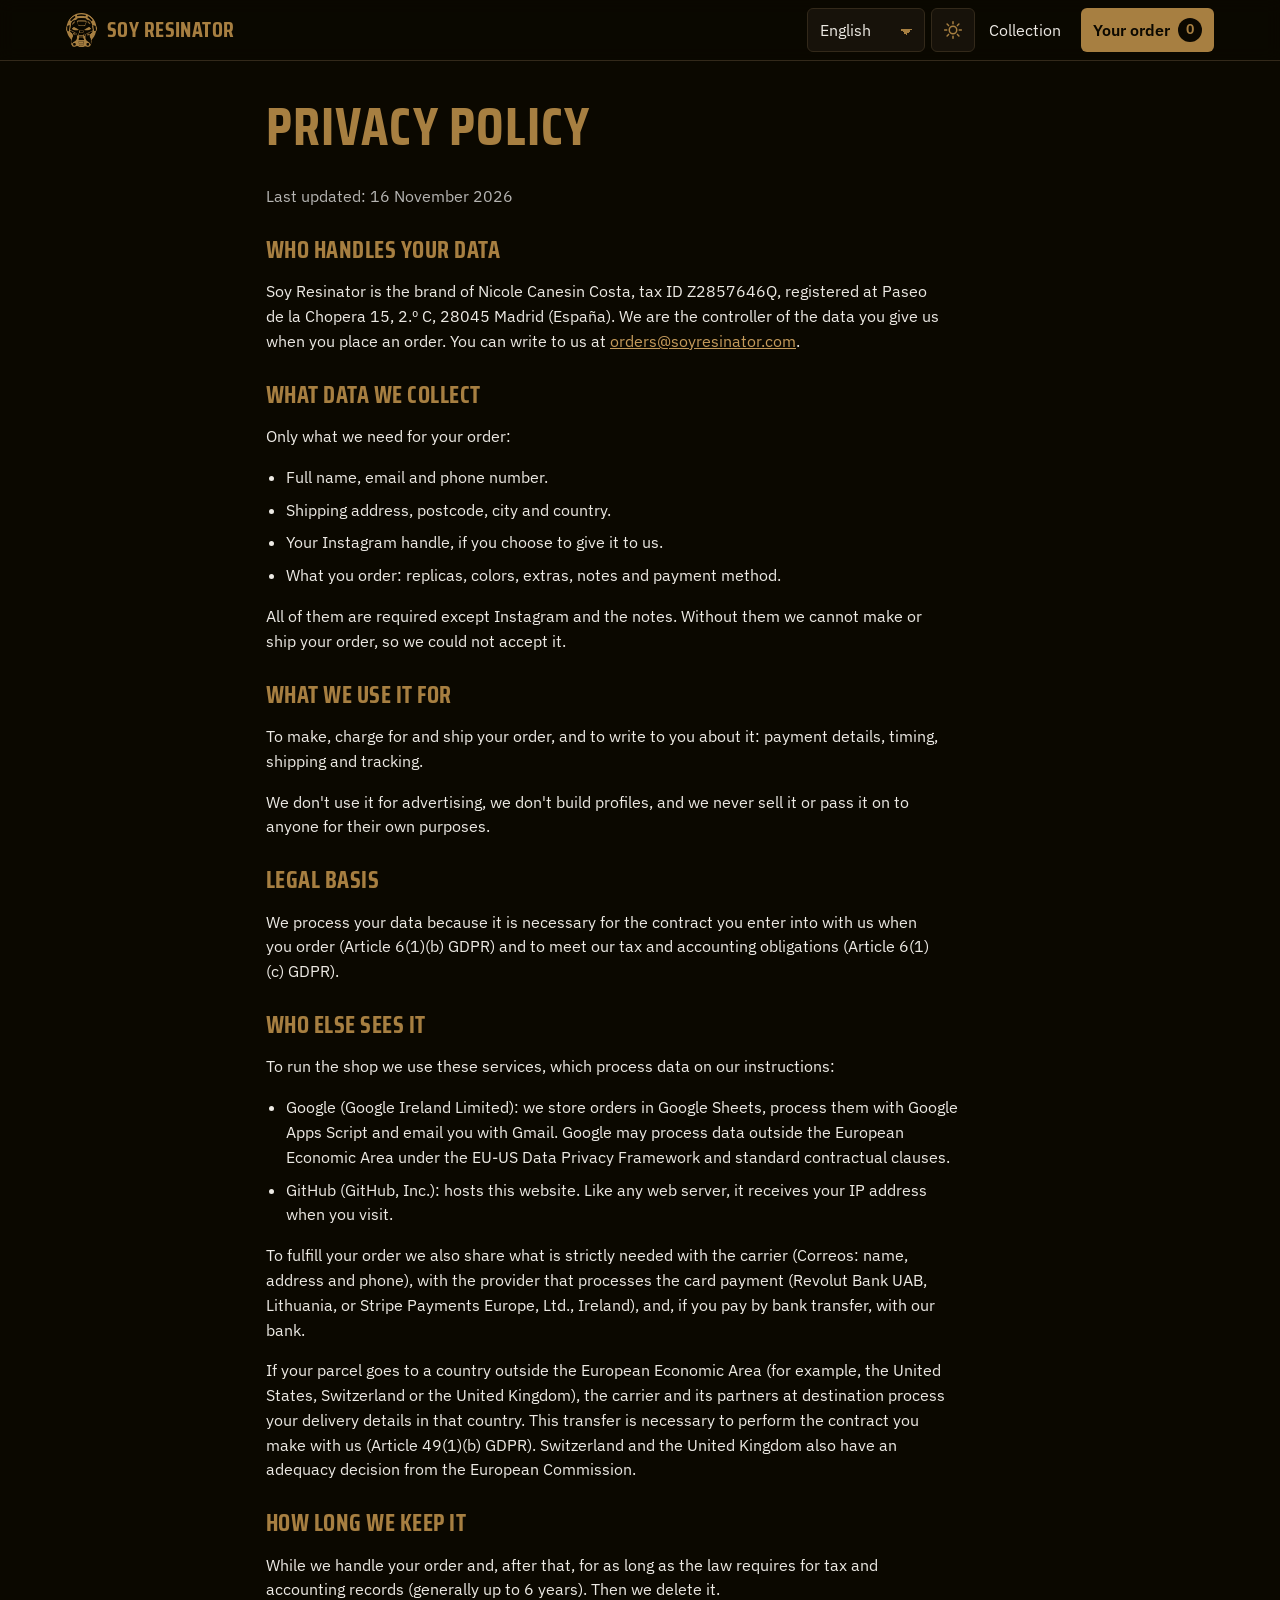
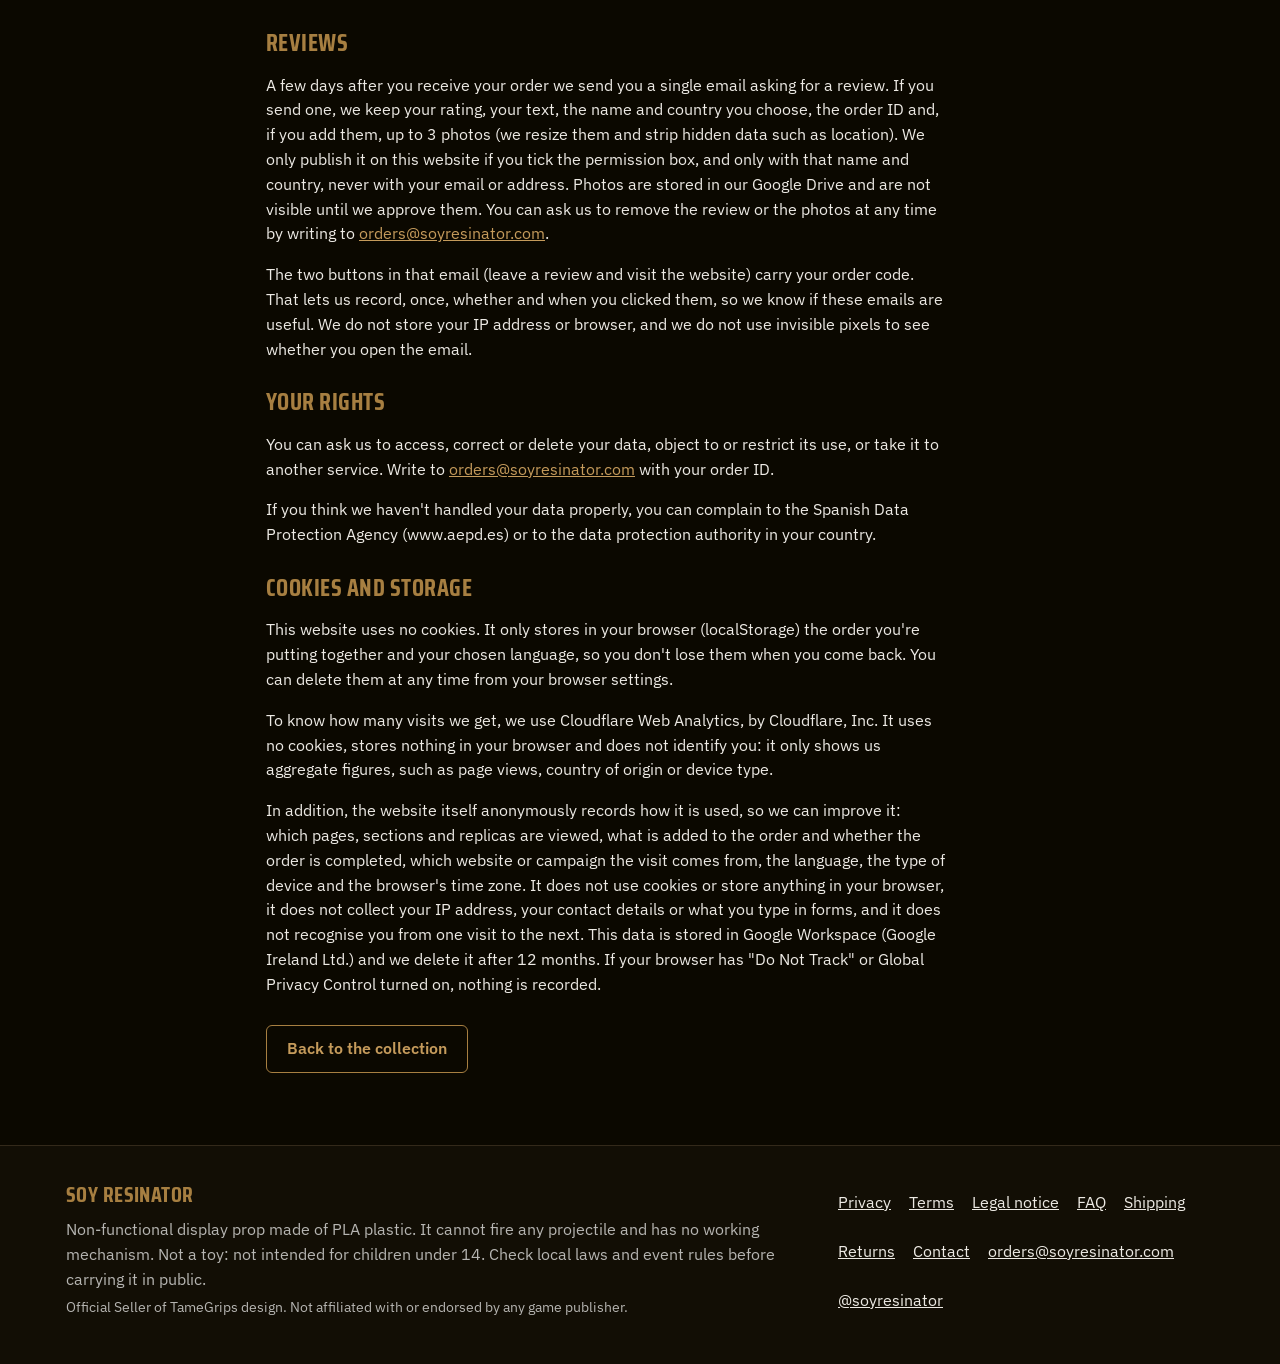
<file: privacidad.html>
<!doctype html>
<html lang="en" data-theme="dark">
<head>
  <meta charset="utf-8">
  <meta name="viewport" content="width=device-width, initial-scale=1">
  <!-- seo -->
  <title>Privacy policy · Soy Resinator</title>
  <meta name="description" content="How Soy Resinator handles the personal data you share when you place an order.">
  <link rel="canonical" href="https://soyresinator.com/privacidad.html">
  <meta property="og:type" content="website">
  <meta property="og:site_name" content="Soy Resinator">
  <meta property="og:title" content="Privacy policy · Soy Resinator">
  <meta property="og:description" content="How Soy Resinator handles the personal data you share when you place an order.">
  <meta property="og:url" content="https://soyresinator.com/privacidad.html">
  <meta property="og:image" content="https://soyresinator.com/img/logo/logo-dorado-compartir.png">
  <meta name="twitter:card" content="summary_large_image">
  <meta name="twitter:title" content="Privacy policy · Soy Resinator">
  <meta name="twitter:description" content="How Soy Resinator handles the personal data you share when you place an order.">
  <meta name="twitter:image" content="https://soyresinator.com/img/logo/logo-dorado-compartir.png">
  <!-- /seo -->
  <meta name="color-scheme" content="dark light">
  <link rel="icon" href="/favicon.ico" sizes="48x48">
  <link rel="icon" type="image/png" href="/img/logo/favicon-48.png" sizes="48x48">
  <link rel="icon" type="image/png" href="/img/logo/favicon-192.png" sizes="192x192">
  <link rel="apple-touch-icon" href="/img/logo/apple-touch-icon.png">
  <link rel="stylesheet" href="css/fonts.css?v=20261123">
  <link rel="stylesheet" href="css/styles.css?v=20261123">
  <script type="module" src="js/legal.js?v=20261123"></script>
</head>
<body data-legal="privacidad">
  <a class="skip" href="#main" data-i18n="nav.saltar">Skip to content</a>

  <header class="site-header">
    <div class="wrap header-row">
      <a class="brand" href="./">
        <span class="brand-mark" aria-hidden="true"></span>
        <span class="brand-name">Soy Resinator</span>
      </a>
      <div class="header-tools">
        <label class="sr-only" for="lang" data-i18n="nav.idioma">Language</label>
        <select id="lang" class="select select-sm"></select>
        <button id="theme" class="icon-btn" type="button">
          <svg class="i-sun" viewBox="0 0 24 24" aria-hidden="true"><circle cx="12" cy="12" r="4.5"/><path d="M12 2v2.5M12 19.5V22M2 12h2.5M19.5 12H22M4.9 4.9l1.8 1.8M17.3 17.3l1.8 1.8M4.9 19.1l1.8-1.8M17.3 6.7l1.8-1.8"/></svg>
          <svg class="i-moon" viewBox="0 0 24 24" aria-hidden="true"><path d="M20 14.5A8.5 8.5 0 0 1 9.5 4a8.5 8.5 0 1 0 10.5 10.5z"/></svg>
          <span class="sr-only" id="theme-label"></span>
        </button>
        <a href="./#catalogo" class="nav-link" data-i18n="nav.catalogo">Collection</a>
      </div>
      <a href="./#pedido" id="cart-link" class="cart-btn">
        <span data-i18n="nav.pedido">Your order</span>
        <span id="cart-count" class="count" aria-hidden="true">0</span>
      </a>
    </div>
  </header>

  <main id="main" class="wrap legal">
    <h1 id="legal-titulo" class="page-title"></h1>
    <p id="legal-fecha" class="muted"></p>
    <div id="legal-cuerpo"></div>
    <p class="block"><a class="btn btn-ghost" href="./" data-i18n="ped.seguir">Back to the collection</a></p>
  </main>

  <footer class="site-footer">
    <div class="wrap footer-grid">
      <div>
        <p class="brand-name">Soy Resinator</p>
        <p class="muted" data-i18n="pie.texto">Non-functional display prop made of PLA plastic. It cannot fire any projectile and has no working mechanism. Not a toy: not intended for children under 14. Check local laws and event rules before carrying it in public.</p>
        <p class="muted small" data-i18n="pie.aviso">Official Seller of TameGrips design. Not affiliated with or endorsed by any game publisher.</p>
      </div>
      <nav class="footer-links">
        <a href="privacidad.html" data-i18n="pie.privacidad">Privacy</a>
        <a href="condiciones.html" data-i18n="pie.condiciones">Terms</a>
        <a href="aviso-legal.html" data-i18n="pie.aviso_legal">Legal notice</a>
        <a href="faq.html" data-i18n="pie.faq">FAQ</a>
        <a href="envios.html" data-i18n="pie.envios">Shipping</a>
        <a href="devoluciones.html" data-i18n="pie.devoluciones">Returns</a>
        <a href="contacto.html" data-i18n="pie.contacto">Contact</a>
        <a class="contact-email" href="#"></a>
        <a class="contact-ig" href="#" rel="noopener" target="_blank"></a>
      </nav>
    </div>
  </footer>

  <div id="toast" class="toast" role="status" aria-live="polite"></div>
</body>
</html>
</file>
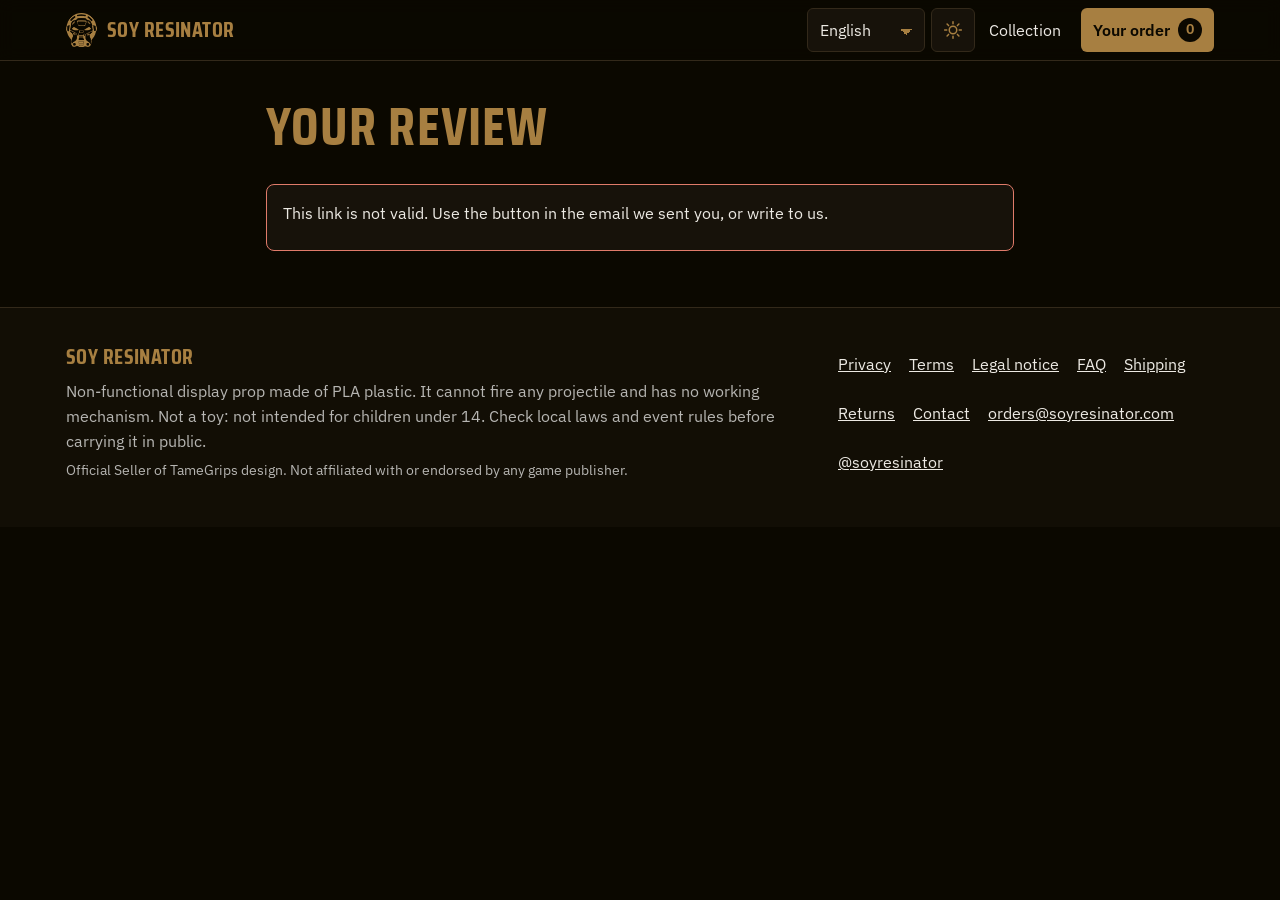
<file: resena.html>
<!doctype html>
<html lang="en" data-theme="dark">
<head>
  <meta charset="utf-8">
  <meta name="viewport" content="width=device-width, initial-scale=1">
  <title>Your review · Soy Resinator</title>
  <meta name="description" content="Tell us what you think of your Soy Resinator replica.">
  <meta name="robots" content="noindex">
  <meta name="color-scheme" content="dark light">
  <link rel="icon" href="/favicon.ico" sizes="48x48">
  <link rel="icon" type="image/png" href="/img/logo/favicon-48.png" sizes="48x48">
  <link rel="icon" type="image/png" href="/img/logo/favicon-192.png" sizes="192x192">
  <link rel="apple-touch-icon" href="/img/logo/apple-touch-icon.png">
  <link rel="stylesheet" href="css/fonts.css?v=20261123">
  <link rel="stylesheet" href="css/styles.css?v=20261123">
  <script type="module" src="js/resena.js?v=20261123"></script>
</head>
<body data-meta="resena">
  <a class="skip" href="#main" data-i18n="nav.saltar">Skip to content</a>

  <header class="site-header">
    <div class="wrap header-row">
      <a class="brand" href="./">
        <span class="brand-mark" aria-hidden="true"></span>
        <span class="brand-name">Soy Resinator</span>
      </a>
      <div class="header-tools">
        <label class="sr-only" for="lang" data-i18n="nav.idioma">Language</label>
        <select id="lang" class="select select-sm"></select>
        <button id="theme" class="icon-btn" type="button">
          <svg class="i-sun" viewBox="0 0 24 24" aria-hidden="true"><circle cx="12" cy="12" r="4.5"/><path d="M12 2v2.5M12 19.5V22M2 12h2.5M19.5 12H22M4.9 4.9l1.8 1.8M17.3 17.3l1.8 1.8M4.9 19.1l1.8-1.8M17.3 6.7l1.8-1.8"/></svg>
          <svg class="i-moon" viewBox="0 0 24 24" aria-hidden="true"><path d="M20 14.5A8.5 8.5 0 0 1 9.5 4a8.5 8.5 0 1 0 10.5 10.5z"/></svg>
          <span class="sr-only" id="theme-label"></span>
        </button>
        <a href="./#catalogo" class="nav-link" data-i18n="nav.catalogo">Collection</a>
      </div>
      <a href="./#pedido" id="cart-link" class="cart-btn">
        <span data-i18n="nav.pedido">Your order</span>
        <span id="cart-count" class="count" aria-hidden="true">0</span>
      </a>
    </div>
  </header>

  <main id="main" class="wrap order">
    <h1 class="page-title" data-i18n="resena.titulo">Your review</h1>

    <p id="r-cargando" class="lead" data-i18n="resena.cargando">Checking your link…</p>

    <div id="r-aviso" class="notice" role="alert" hidden>
      <p id="r-aviso-txt"></p>
    </div>

    <!-- Sin atributos name ni action: los datos solo se envían por POST desde el JS. -->
    <form id="r-form" class="block" novalidate hidden>
      <p class="lead" data-i18n="resena.intro">Tell other collectors what you think of your replica. We read every review and publish it under the name you choose.</p>
      <p id="r-productos" class="muted"></p>

      <fieldset class="field stars-field" aria-describedby="e-r-estrellas">
        <legend data-i18n="resena.estrellas">Your rating</legend>
        <div class="stars" id="r-estrellas"></div>
        <p class="field-err" id="e-r-estrellas"></p>
      </fieldset>

      <div class="field">
        <label for="r-texto" data-i18n="resena.texto">Your review</label>
        <textarea id="r-texto" rows="5" maxlength="1000" required aria-describedby="r-texto-ayuda e-r-texto"></textarea>
        <p class="help" id="r-texto-ayuda"></p>
        <p class="field-err" id="e-r-texto"></p>
      </div>

      <div class="field">
        <label for="r-fotos" data-i18n="resena.fotos">Photos (optional, up to 3)</label>
        <input id="r-fotos" type="file" accept="image/jpeg,image/png,image/webp,image/heic,image/heif" multiple aria-describedby="r-fotos-ayuda e-r-fotos">
        <p class="help" id="r-fotos-ayuda" data-i18n="resena.fotos_ayuda">Show your replica: please no people pointing it, no real weapons and no logos of other brands. We review photos before publishing them.</p>
        <div id="r-fotos-lista" class="fotos-preview"></div>
        <p class="field-err" id="e-r-fotos"></p>
      </div>

      <div class="field">
        <label for="r-nombre" data-i18n="resena.nombre">Name to show</label>
        <input id="r-nombre" maxlength="40" autocomplete="given-name" required aria-describedby="r-nombre-ayuda e-r-nombre">
        <p class="help" id="r-nombre-ayuda" data-i18n="resena.nombre_ayuda">Your first name or a nickname. It will appear next to your review.</p>
        <p class="field-err" id="e-r-nombre"></p>
      </div>

      <div class="field">
        <label for="r-pais" data-i18n="resena.pais">Country (optional)</label>
        <input id="r-pais" maxlength="40" autocomplete="country-name">
      </div>

      <!-- Campo trampa: oculto para personas -->
      <div class="hp" aria-hidden="true">
        <label for="r-web">Web</label>
        <input id="r-web" tabindex="-1" autocomplete="off">
      </div>

      <label class="check">
        <input type="checkbox" id="r-consent" aria-describedby="e-r-consent">
        <span id="r-consent-txt">I agree that Soy Resinator may publish this review on its website with the name and country above, as explained in the <a href="privacidad.html">privacy policy</a>.</span>
      </label>
      <p class="field-err" id="e-r-consent"></p>

      <button id="r-btn" class="btn btn-primary btn-block btn-lg" type="submit" data-i18n="resena.enviar">Send review</button>
    </form>

    <section id="r-gracias" class="block" hidden>
      <h2 class="status-title" tabindex="-1" id="r-gracias-tit" data-i18n="resena.gracias">Thank you!</h2>
      <p data-i18n="resena.gracias_texto">We have received your review. It will appear on the website shortly.</p>
      <p id="r-gracias-fotos" data-i18n="resena.gracias_fotos" hidden>We review photos before publishing them, so they may take a little longer to appear.</p>
      <p><a class="btn btn-ghost" href="./#catalogo" data-i18n="conf.volver">Back to the collection</a></p>
    </section>
  </main>

  <footer class="site-footer">
    <div class="wrap footer-grid">
      <div>
        <p class="brand-name">Soy Resinator</p>
        <p class="muted" data-i18n="pie.texto">Non-functional display prop made of PLA plastic. It cannot fire any projectile and has no working mechanism. Not a toy: not intended for children under 14. Check local laws and event rules before carrying it in public.</p>
        <p class="muted small" data-i18n="pie.aviso">Official Seller of TameGrips design. Not affiliated with or endorsed by any game publisher.</p>
      </div>
      <nav class="footer-links">
        <a href="privacidad.html" data-i18n="pie.privacidad">Privacy</a>
        <a href="condiciones.html" data-i18n="pie.condiciones">Terms</a>
        <a href="aviso-legal.html" data-i18n="pie.aviso_legal">Legal notice</a>
        <a href="faq.html" data-i18n="pie.faq">FAQ</a>
        <a href="envios.html" data-i18n="pie.envios">Shipping</a>
        <a href="devoluciones.html" data-i18n="pie.devoluciones">Returns</a>
        <a href="contacto.html" data-i18n="pie.contacto">Contact</a>
        <a class="contact-email" href="#"></a>
        <a class="contact-ig" href="#" rel="noopener" target="_blank"></a>
      </nav>
    </div>
  </footer>

  <div id="toast" class="toast" role="status" aria-live="polite"></div>
</body>
</html>
</file>
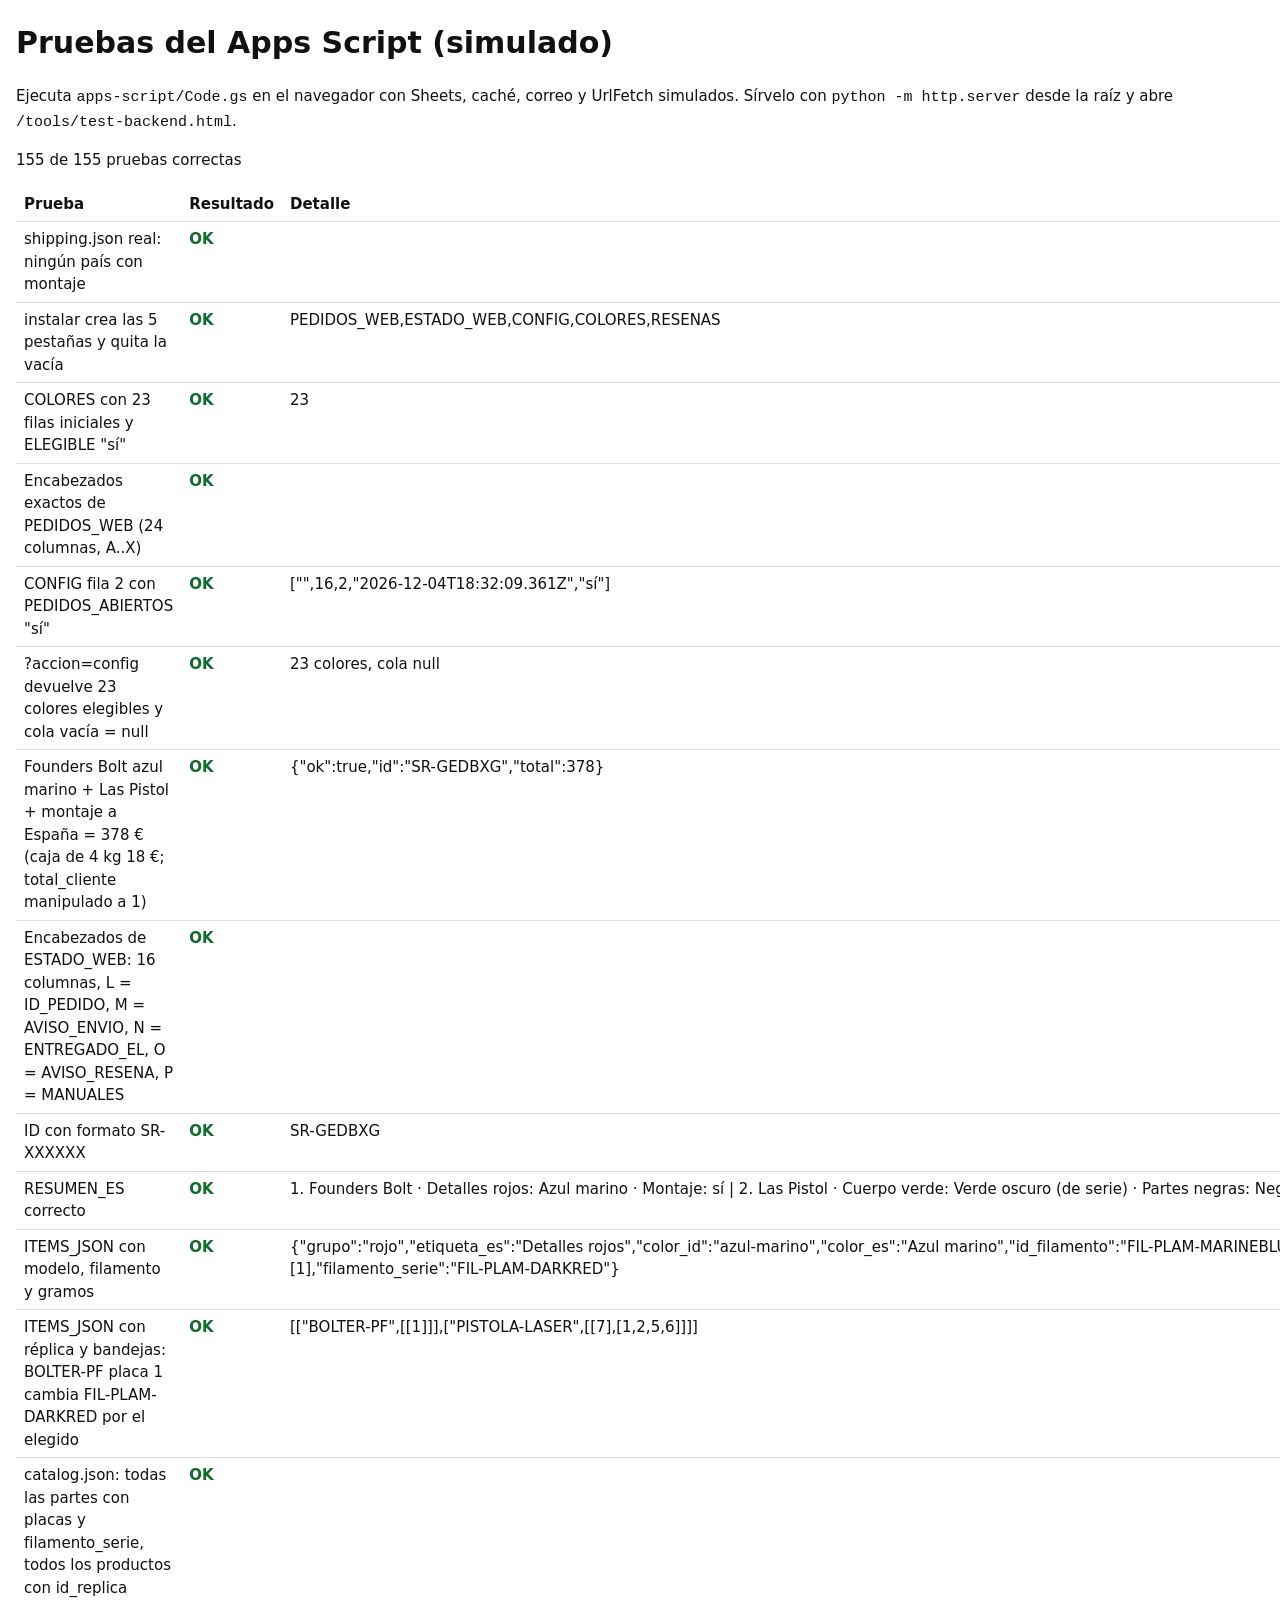
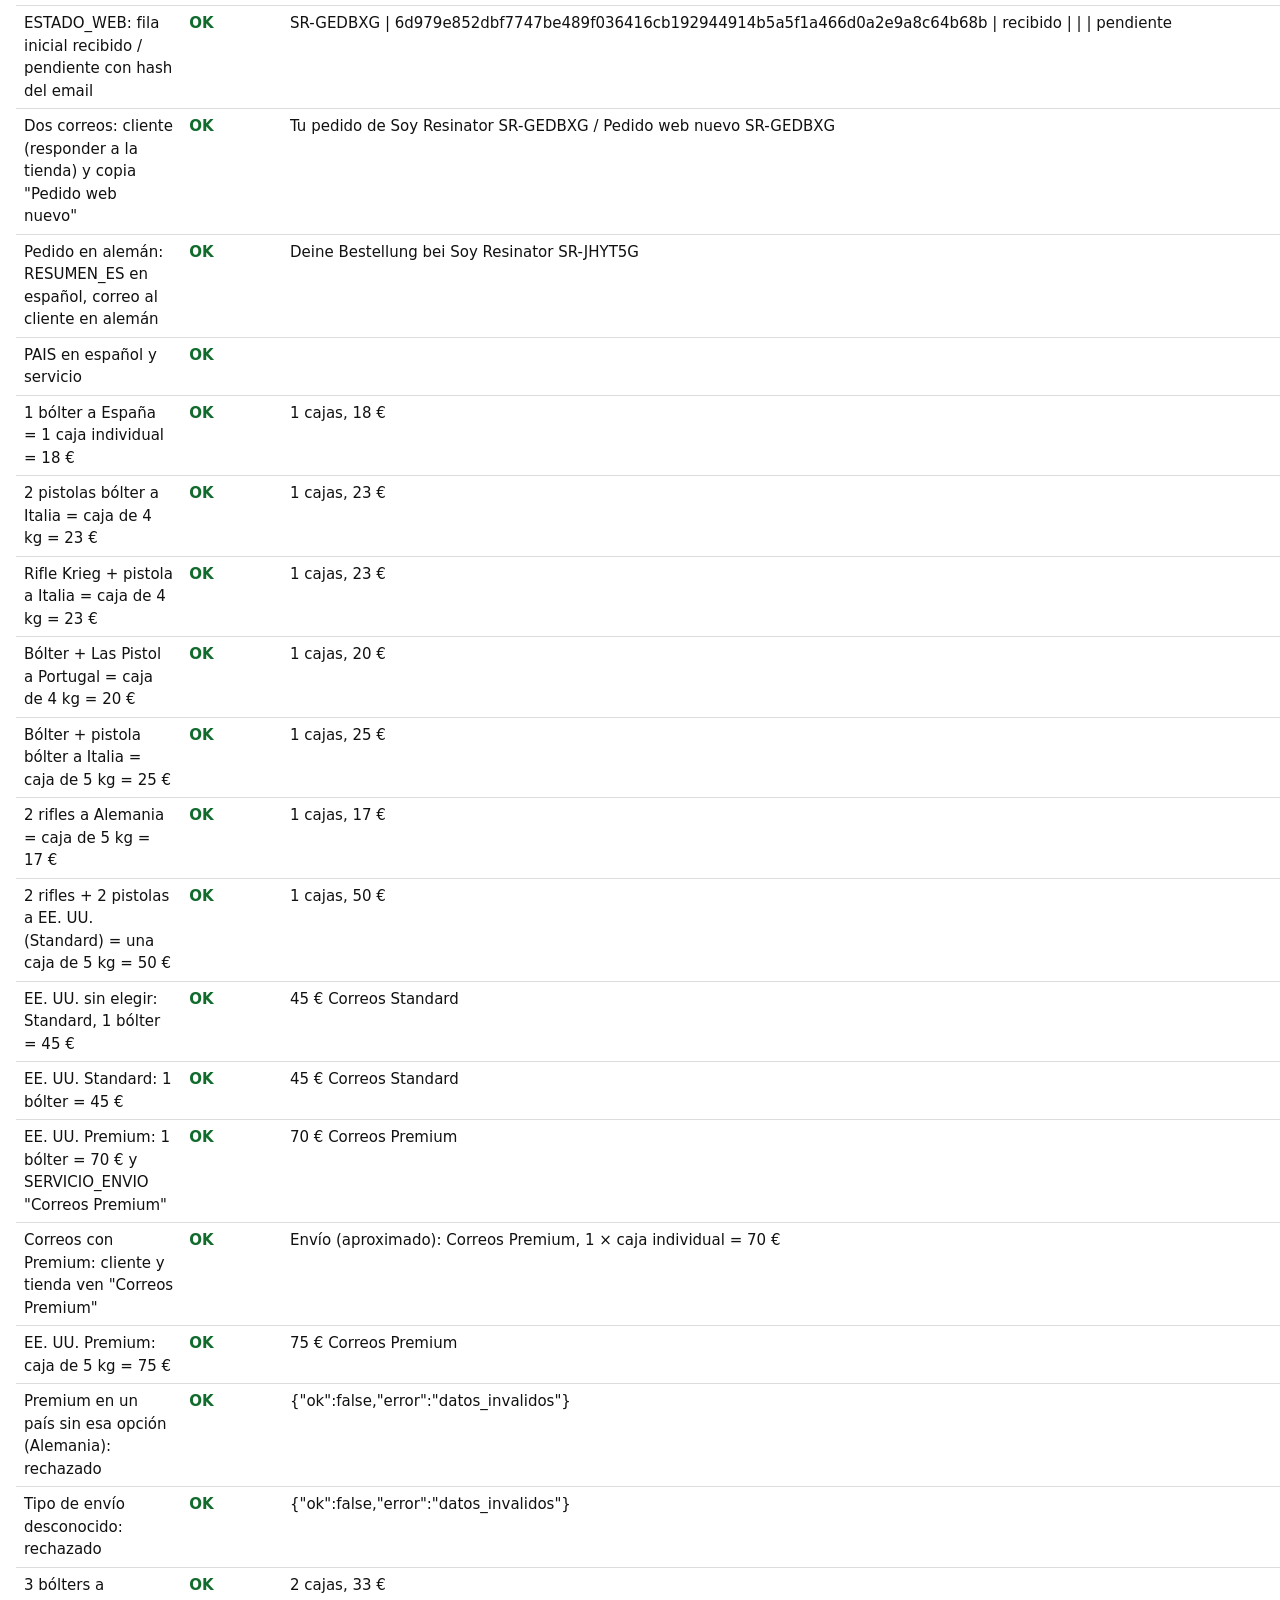
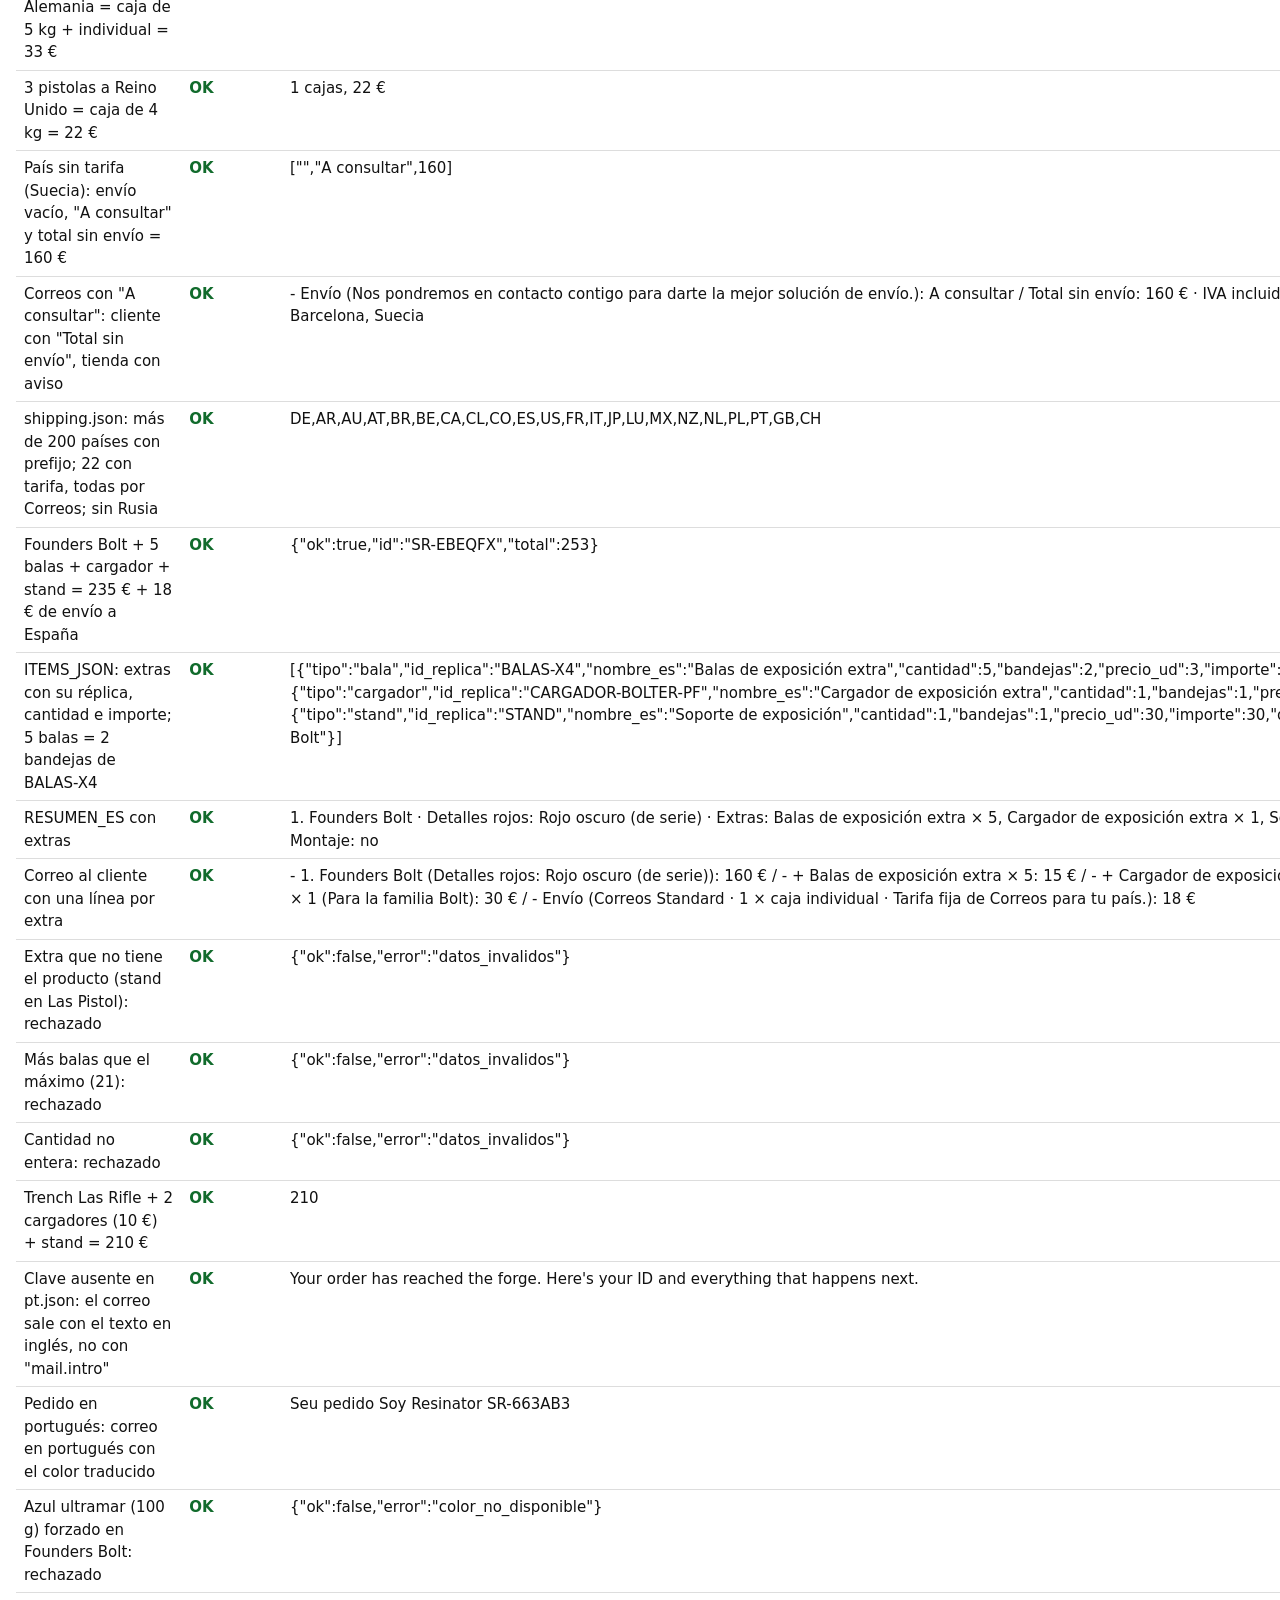
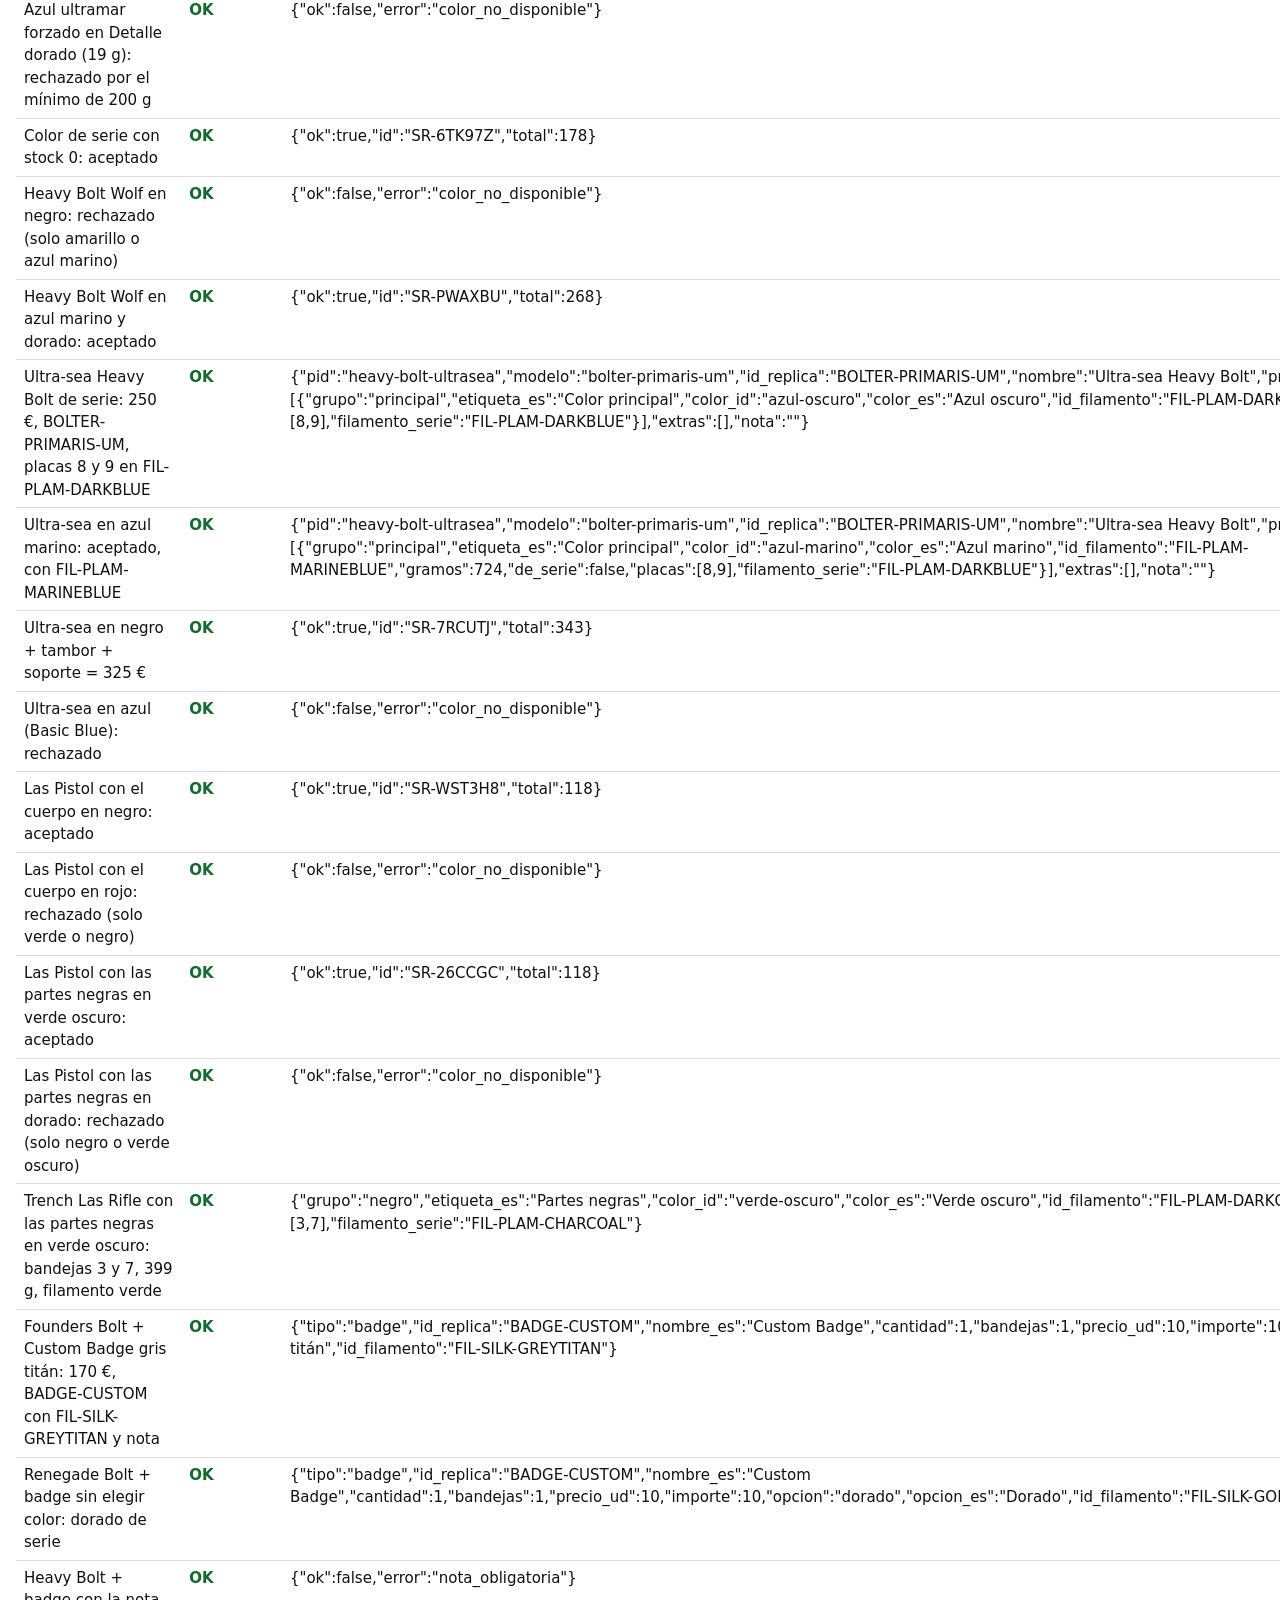
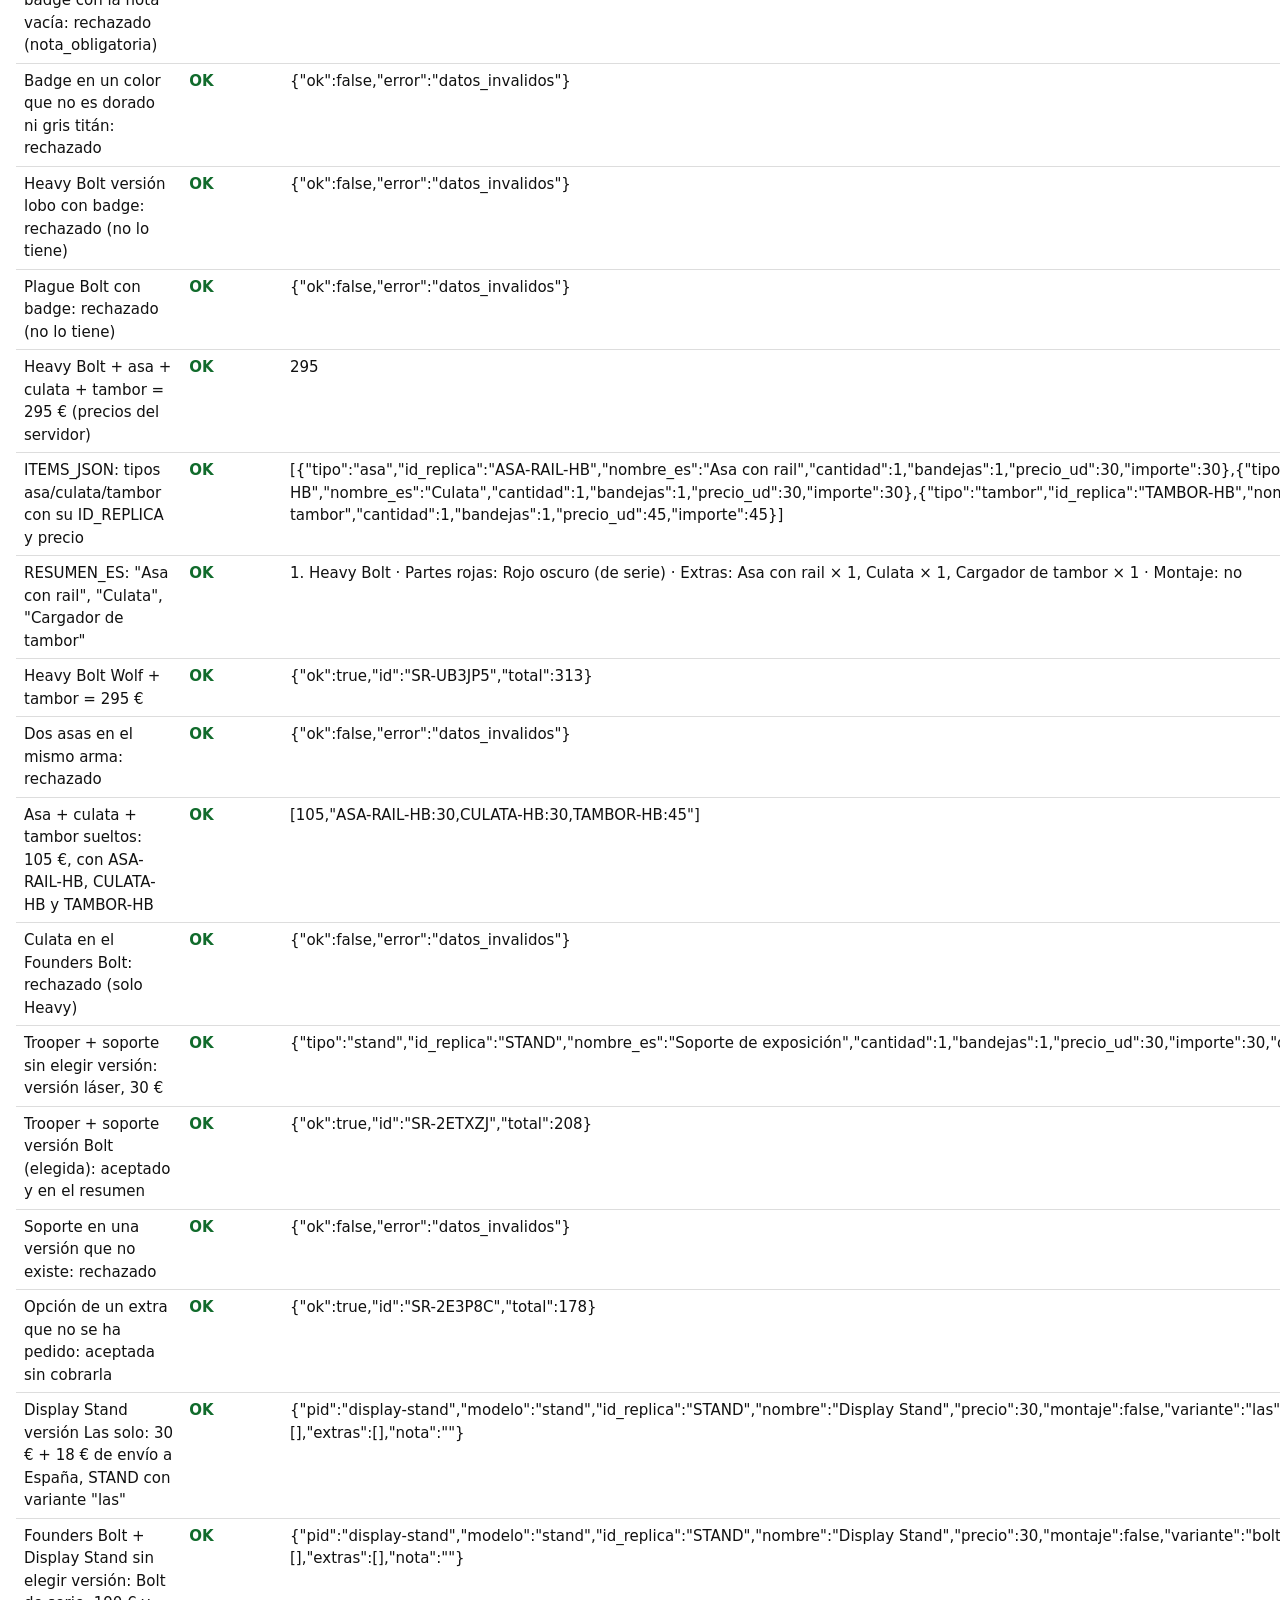
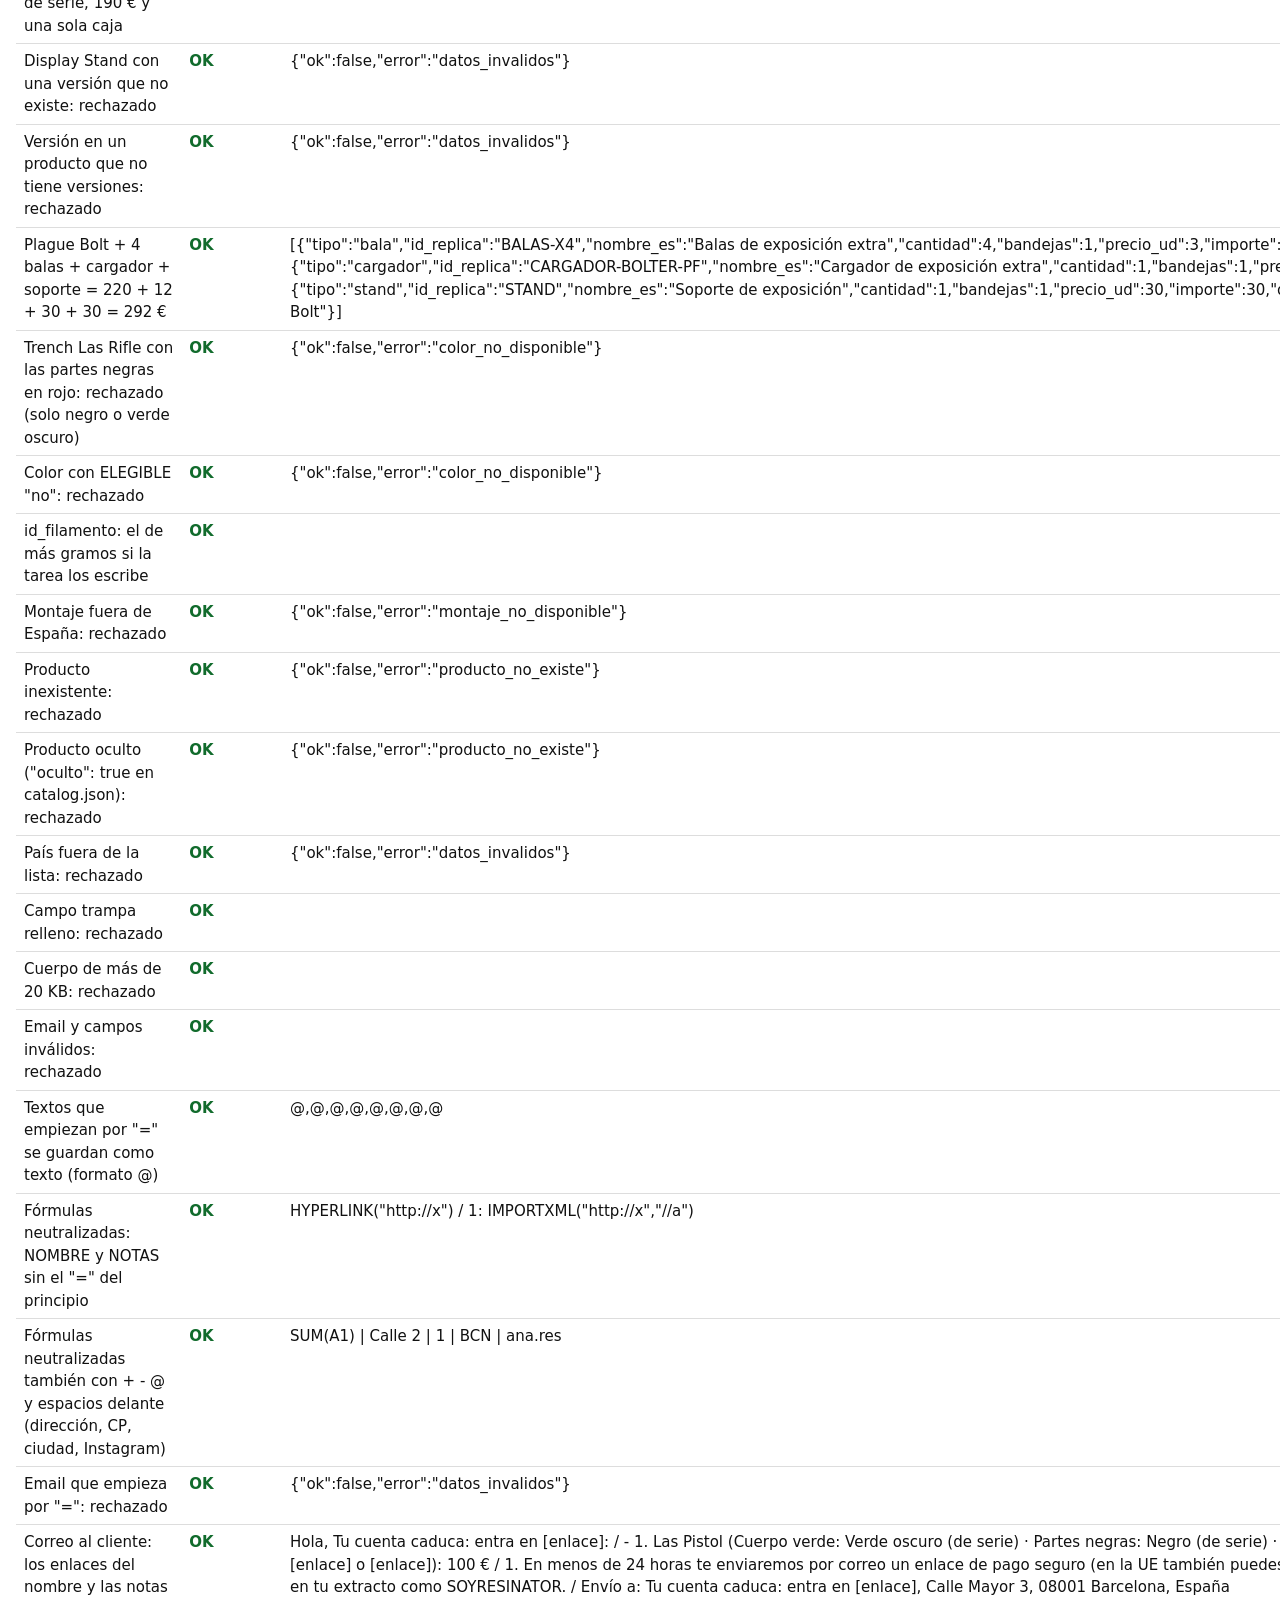
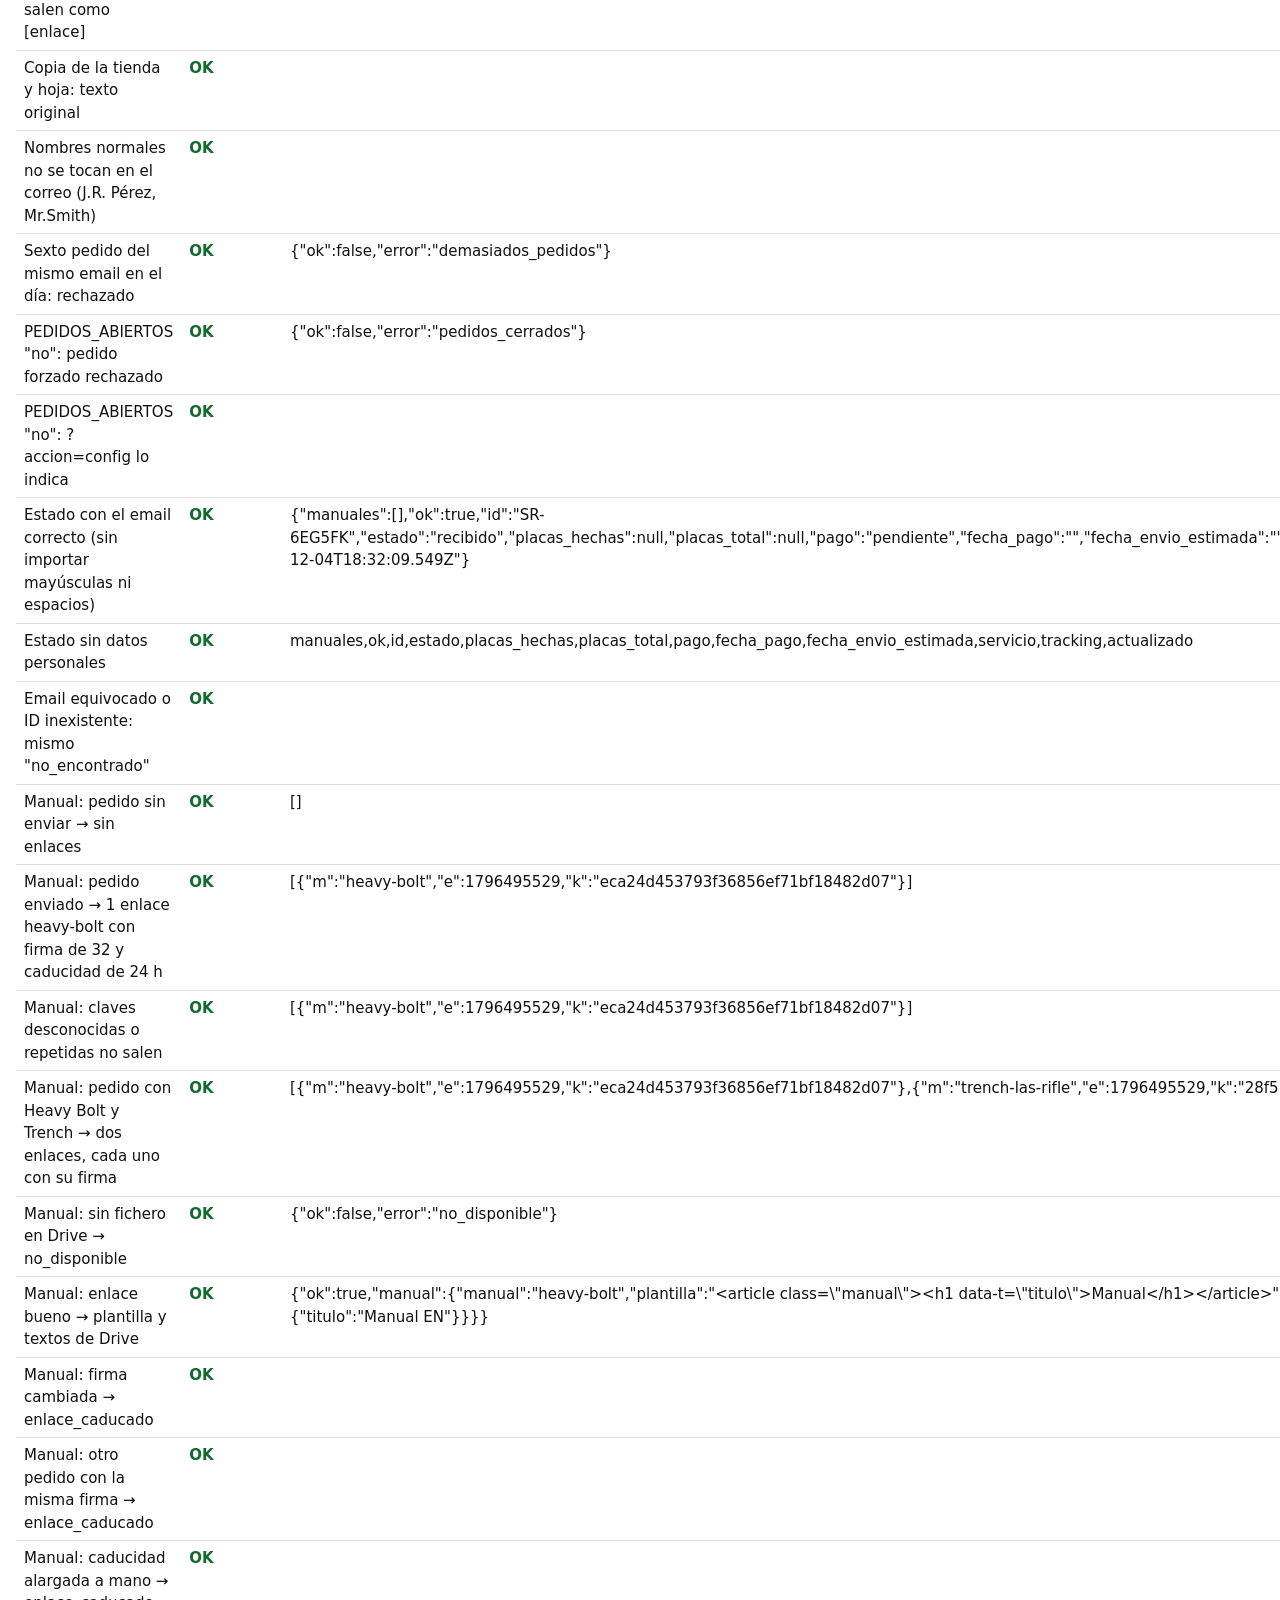
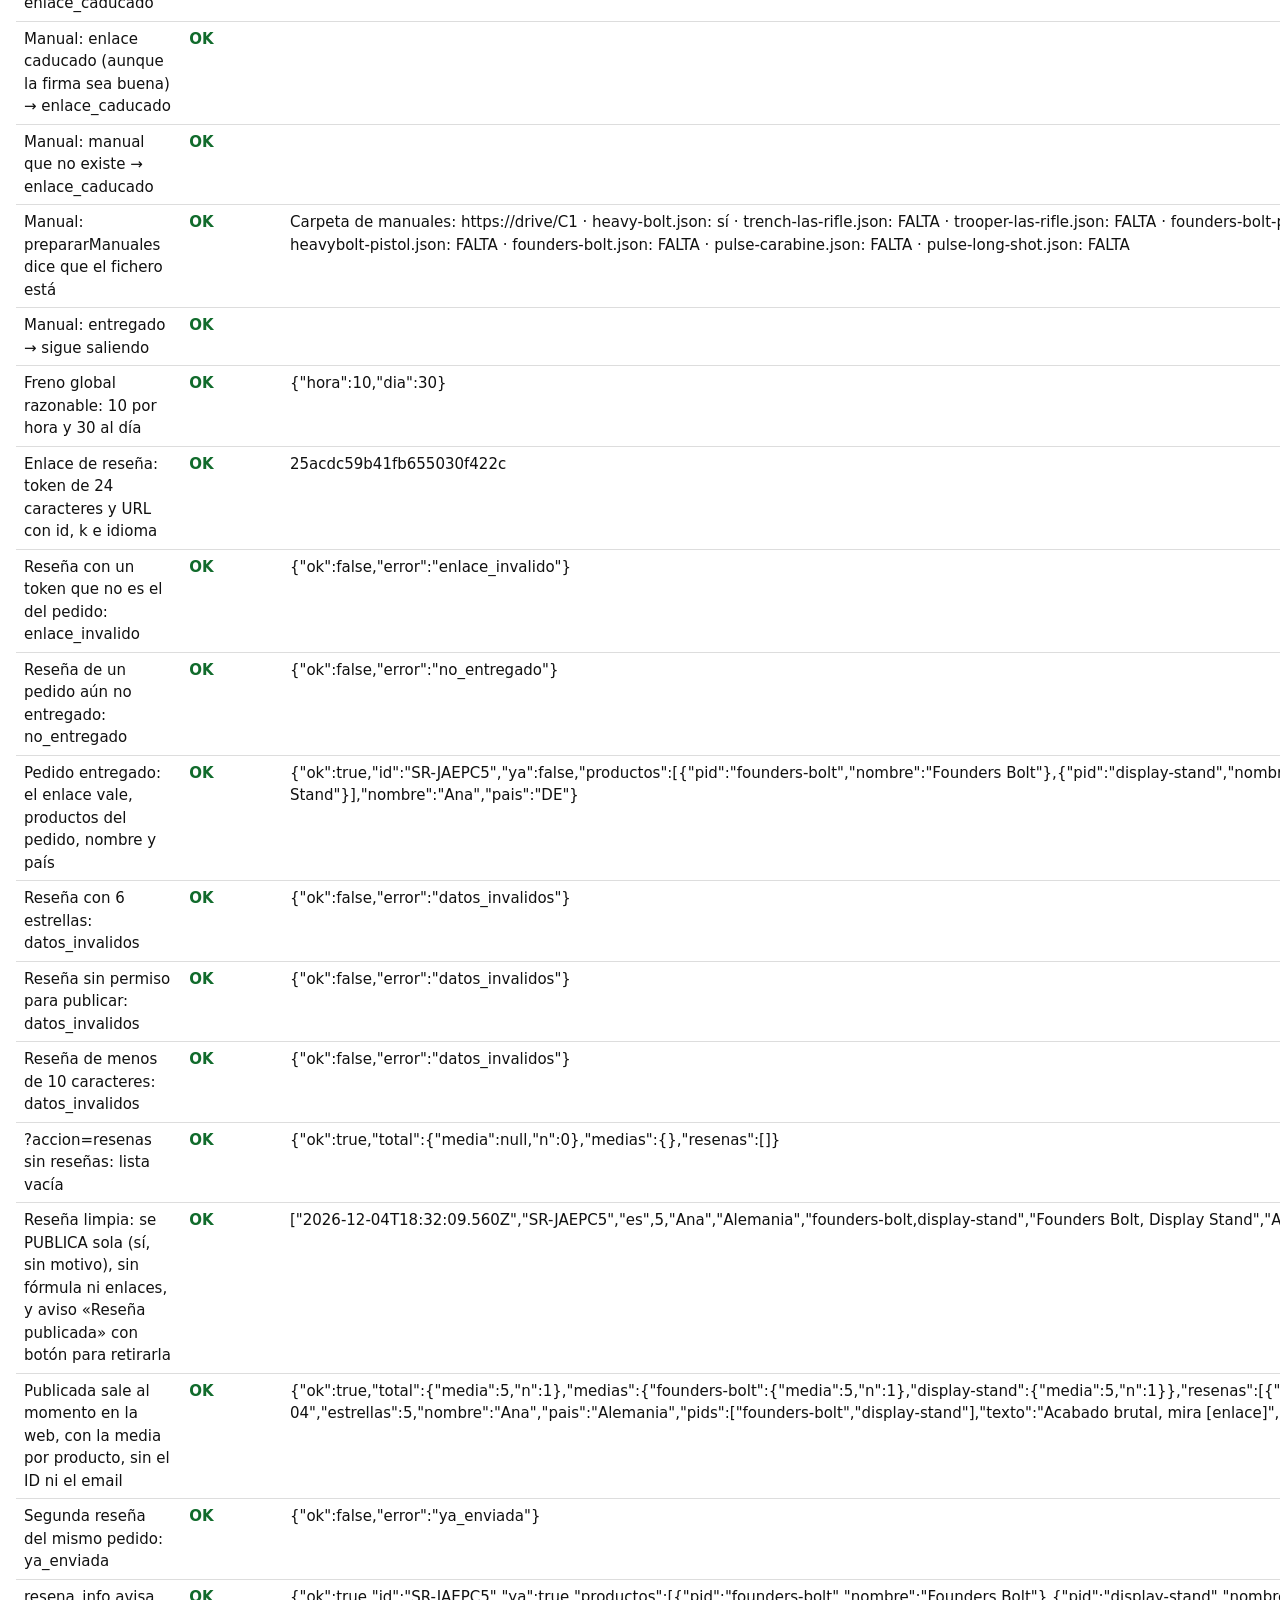
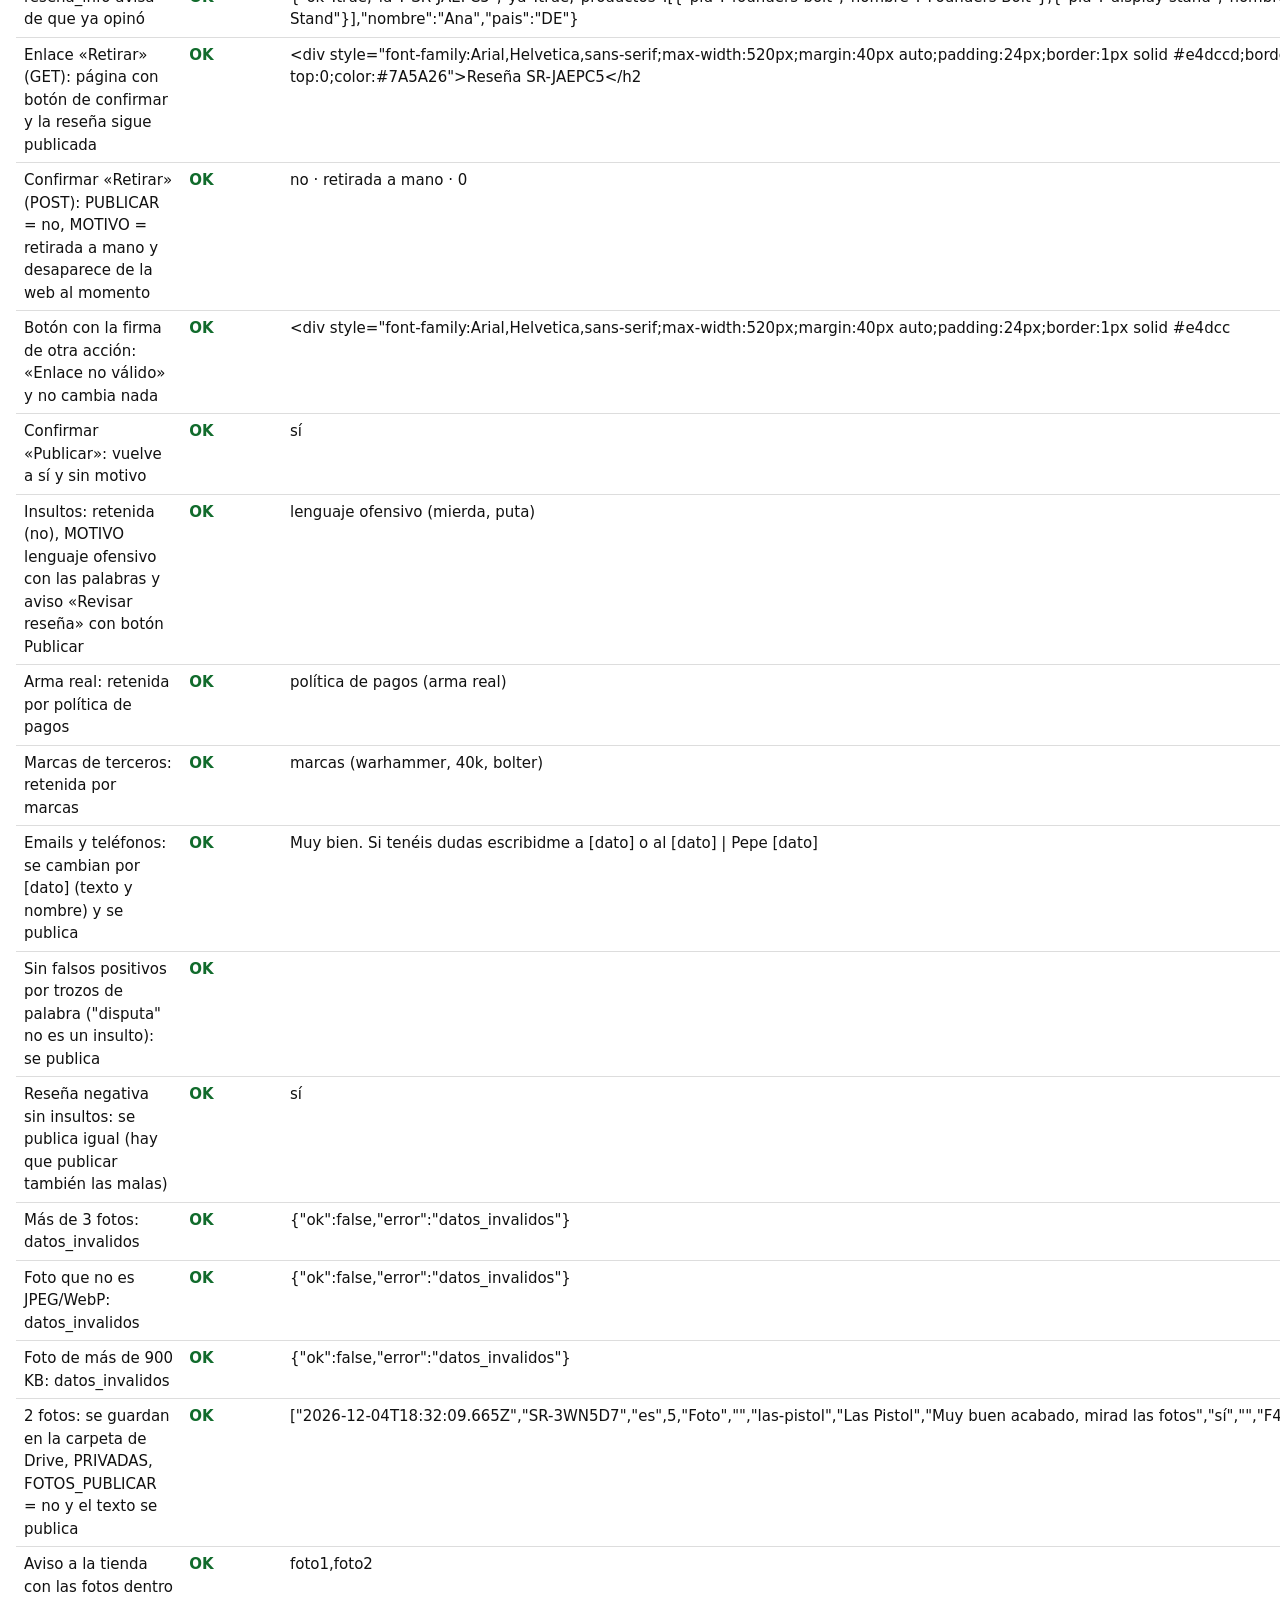
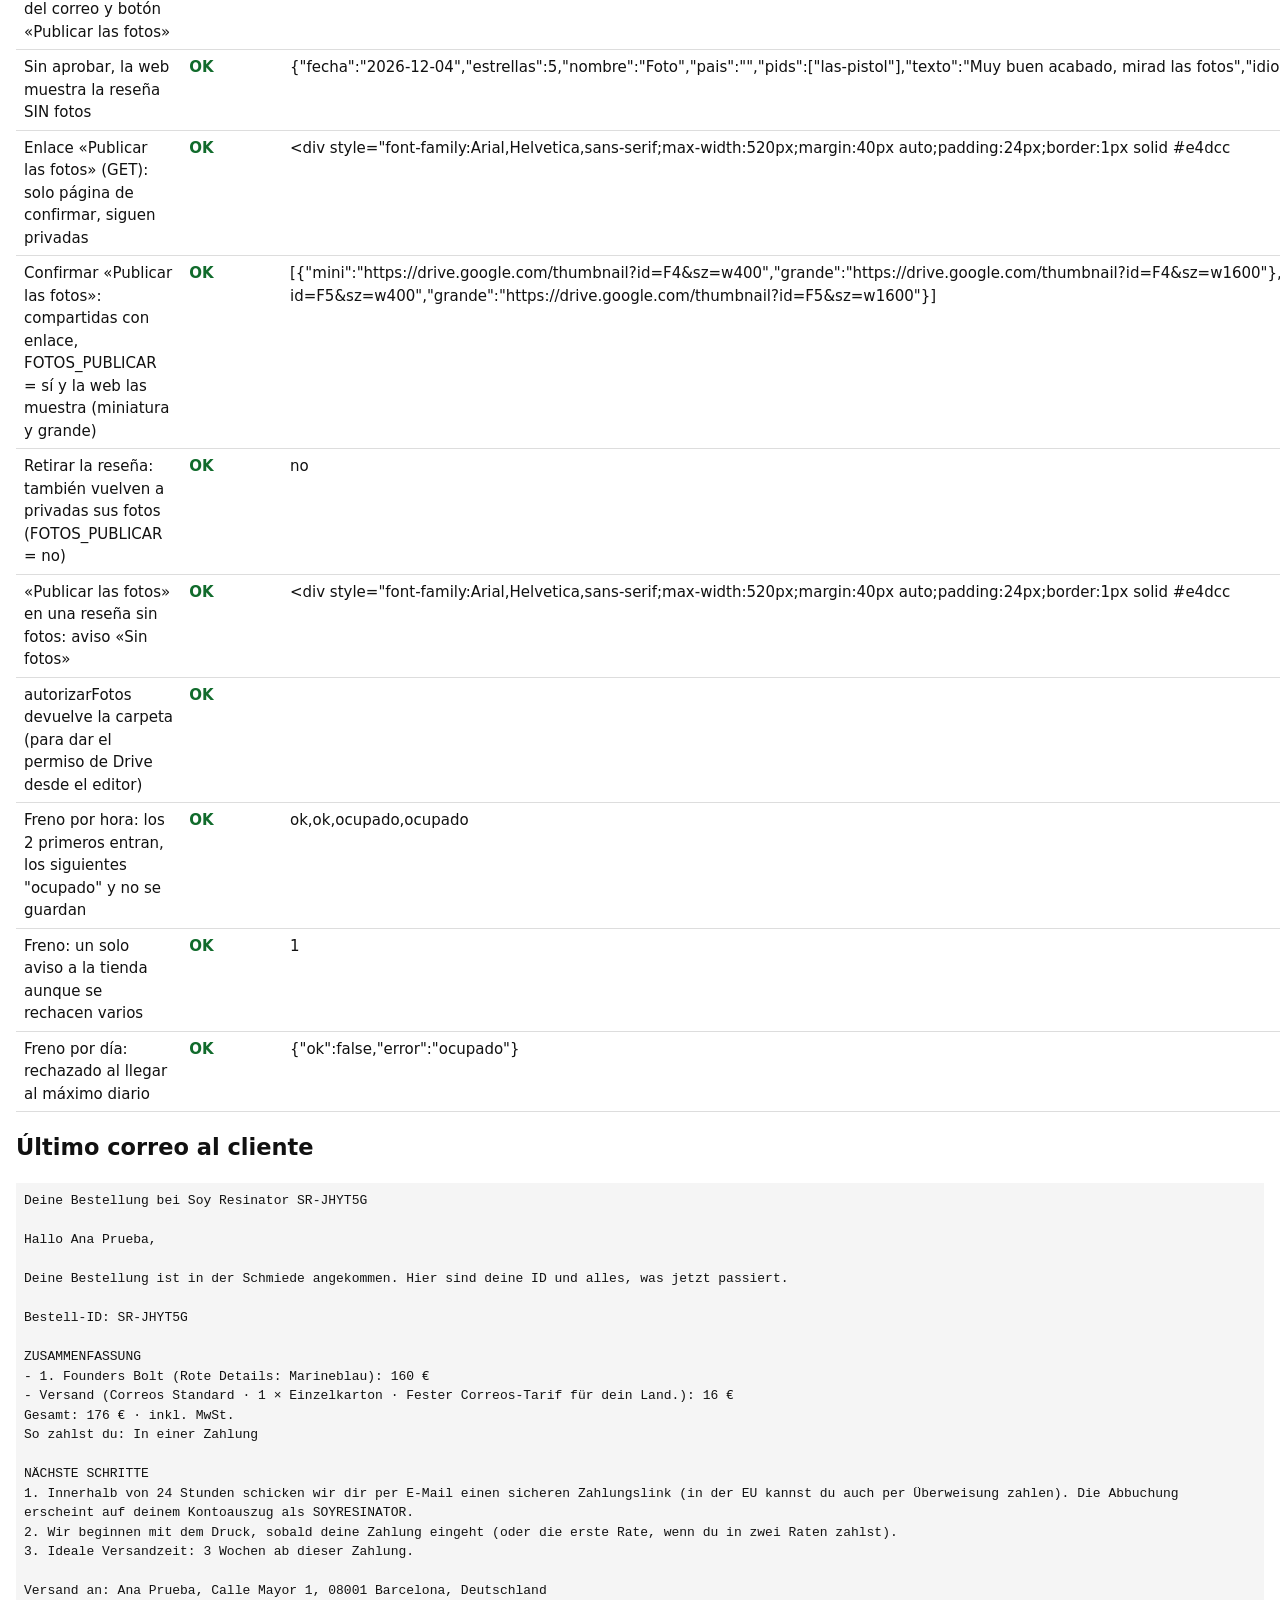
<file: tools/test-backend.html>
<!doctype html>
<html lang="es">
<head>
<meta charset="utf-8">
<meta name="viewport" content="width=device-width, initial-scale=1">
<title>Pruebas del Apps Script</title>
<style>
  body { font: 15px/1.5 system-ui, sans-serif; margin: 16px; background: #fff; color: #111; }
  table { border-collapse: collapse; width: 100%; }
  td, th { border-bottom: 1px solid #ddd; padding: 6px 8px; text-align: left; vertical-align: top; }
  .ok { color: #116b2c; font-weight: 600; } .ko { color: #b00020; font-weight: 600; }
  pre { white-space: pre-wrap; background: #f5f5f5; padding: 8px; font-size: 13px; }
</style>
</head>
<body>
<h1>Pruebas del Apps Script (simulado)</h1>
<p>Ejecuta <code>apps-script/Code.gs</code> en el navegador con Sheets, caché, correo y UrlFetch simulados.
Sírvelo con <code>python -m http.server</code> desde la raíz y abre <code>/tools/test-backend.html</code>.</p>
<p id="resumen">Ejecutando…</p>
<table><thead><tr><th>Prueba</th><th>Resultado</th><th>Detalle</th></tr></thead><tbody id="filas"></tbody></table>
<h2>Último correo al cliente</h2><pre id="correo"></pre>
<script>
/* ---------- SHA-256 síncrono (para Utilities.computeDigest) ---------- */
function sha256(bytes) {
  const K = [0x428a2f98,0x71374491,0xb5c0fbcf,0xe9b5dba5,0x3956c25b,0x59f111f1,0x923f82a4,0xab1c5ed5,0xd807aa98,0x12835b01,0x243185be,0x550c7dc3,0x72be5d74,0x80deb1fe,0x9bdc06a7,0xc19bf174,0xe49b69c1,0xefbe4786,0x0fc19dc6,0x240ca1cc,0x2de92c6f,0x4a7484aa,0x5cb0a9dc,0x76f988da,0x983e5152,0xa831c66d,0xb00327c8,0xbf597fc7,0xc6e00bf3,0xd5a79147,0x06ca6351,0x14292967,0x27b70a85,0x2e1b2138,0x4d2c6dfc,0x53380d13,0x650a7354,0x766a0abb,0x81c2c92e,0x92722c85,0xa2bfe8a1,0xa81a664b,0xc24b8b70,0xc76c51a3,0xd192e819,0xd6990624,0xf40e3585,0x106aa070,0x19a4c116,0x1e376c08,0x2748774c,0x34b0bcb5,0x391c0cb3,0x4ed8aa4a,0x5b9cca4f,0x682e6ff3,0x748f82ee,0x78a5636f,0x84c87814,0x8cc70208,0x90befffa,0xa4506ceb,0xbef9a3f7,0xc67178f2];
  let h = [0x6a09e667,0xbb67ae85,0x3c6ef372,0xa54ff53a,0x510e527f,0x9b05688c,0x1f83d9ab,0x5be0cd19];
  const l = bytes.length, withPad = new Uint8Array(((l + 9 + 63) >> 6) << 6);
  withPad.set(bytes); withPad[l] = 0x80;
  const dv = new DataView(withPad.buffer); dv.setUint32(withPad.length - 4, l * 8);
  const w = new Uint32Array(64), r = (x, n) => (x >>> n) | (x << (32 - n));
  for (let o = 0; o < withPad.length; o += 64) {
    for (let i = 0; i < 16; i++) w[i] = dv.getUint32(o + i * 4);
    for (let i = 16; i < 64; i++) {
      const s0 = r(w[i-15],7) ^ r(w[i-15],18) ^ (w[i-15] >>> 3), s1 = r(w[i-2],17) ^ r(w[i-2],19) ^ (w[i-2] >>> 10);
      w[i] = (w[i-16] + s0 + w[i-7] + s1) >>> 0;
    }
    let [a,b,c,d,e,f,g,hh] = h;
    for (let i = 0; i < 64; i++) {
      const t1 = (hh + (r(e,6) ^ r(e,11) ^ r(e,25)) + ((e & f) ^ (~e & g)) + K[i] + w[i]) >>> 0;
      const t2 = ((r(a,2) ^ r(a,13) ^ r(a,22)) + ((a & b) ^ (a & c) ^ (b & c))) >>> 0;
      hh = g; g = f; f = e; e = (d + t1) >>> 0; d = c; c = b; b = a; a = (t1 + t2) >>> 0;
    }
    h = h.map((v, i) => (v + [a,b,c,d,e,f,g,hh][i]) >>> 0);
  }
  const out = []; h.forEach(v => { for (let s = 24; s >= 0; s -= 8) { const x = (v >>> s) & 255; out.push(x > 127 ? x - 256 : x); } });
  return out;
}

/* ---------- Hoja simulada ---------- */
class Rango {
  constructor(sh, r, c, nr, nc) { Object.assign(this, { sh, r, c, nr, nc }); }
  getValues() {
    const out = [];
    for (let i = 0; i < this.nr; i++) {
      const row = this.sh.data[this.r - 1 + i] || [];
      out.push(Array.from({ length: this.nc }, (_, j) => row[this.c - 1 + j] ?? ''));
    }
    return out;
  }
  getValue() { return this.getValues()[0][0]; }
  setValue(v) { return this.setValues([[v]]); }
  setValues(v) {
    v.forEach((row, i) => {
      const idx = this.r - 1 + i;
      while (this.sh.data.length <= idx) this.sh.data.push([]);
      row.forEach((val, j) => { this.sh.data[idx][this.c - 1 + j] = val; });
    });
    return this;
  }
  setNumberFormats(f) {
    // Como Google: el tamaño tiene que coincidir con el rango.
    if (f.length !== this.nr || f.some(row => row.length !== this.nc)) throw new Error(`setNumberFormats: ${f.length}×${f[0] && f[0].length} en un rango ${this.nr}×${this.nc}`);
    this.sh.formats[this.r] = f[0]; return this;
  }
  setFontWeight() { return this; }
  setDataValidation() { return this; }
}
class Hoja {
  constructor(name) { this.name = name; this.data = []; this.formats = {}; }
  getName() { return this.name; }
  getLastRow() { let n = this.data.length; while (n && !this.data[n - 1].some(v => v !== '' && v !== undefined)) n--; return n; }
  getRange(r, c, nr = 1, nc = 1) { return new Rango(this, r, c, nr, nc); }
  setFrozenRows() {}
}
const ss = {
  hojas: [new Hoja('Hoja 1')],
  getSheetByName(n) { return this.hojas.find(h => h.name === n) || null; },
  insertSheet(n) { const h = new Hoja(n); this.hojas.push(h); return h; },
  getSheets() { return [...this.hojas]; },
  deleteSheet(h) { this.hojas = this.hojas.filter(x => x !== h); },
  setSpreadsheetTimeZone() {}
};
const validacion = { requireValueInList() { return this; }, setAllowInvalid() { return this; }, build() { return {}; } };
const SpreadsheetApp = { getActiveSpreadsheet: () => ss, newDataValidation: () => validacion, flush() {} };

const cacheMem = {};
const CacheService = { getScriptCache: () => ({
  get: k => cacheMem[k] ?? null, put: (k, v) => { cacheMem[k] = v; }, remove: k => { delete cacheMem[k]; },
  removeAll: ks => ks.forEach(k => delete cacheMem[k])
}) };
const LockService = { getScriptLock: () => ({ waitLock() {}, tryLock: () => true, releaseLock() {} }) };
const correos = [];
const MailApp = { sendEmail: o => correos.push(o) };
const ficheros = {};
const PAGES = 'https://soyresinator.com/';
const UrlFetchApp = { fetch: url => {
  const p = url.replace(PAGES, '');
  const txt = ficheros[p];
  return { getResponseCode: () => (txt === undefined ? 404 : 200), getContentText: () => txt };
} };
const ScriptApp = { getService: () => ({ getUrl: () => 'https://script.google.com/macros/s/TEST/exec' }) };
// Drive simulado: carpetas y ficheros en memoria, con su permiso de compartir
const drive = { carpetas: {}, ficheros: {}, n: 0 };
const nuevoFichero = blob => {
  const id = 'F' + (++drive.n);
  const f = drive.ficheros[id] = { id, blob, acceso: 'PRIVATE', getId: () => id, setSharing(a) { this.acceso = a; return this; },
    getName: () => blob.getName && blob.getName(),
    getBlob: () => ({ getDataAsString: () => new TextDecoder().decode(new Uint8Array(blob.getBytes())) }) };
  return f;
};
const iterador = lista => { let i = 0; return { hasNext: () => i < lista.length, next: () => lista[i++] }; };
const DriveApp = {
  Access: { ANYONE_WITH_LINK: 'ANYONE_WITH_LINK', PRIVATE: 'PRIVATE' }, Permission: { VIEW: 'VIEW', NONE: 'NONE' },
  createFolder: name => {
    const id = 'C' + (++drive.n), dentro = [];
    return drive.carpetas[id] = { name, getId: () => id, getName: () => name, getUrl: () => 'https://drive/' + id,
      createFile: b => { const f = nuevoFichero(b); dentro.push(f); return f; },
      getFilesByName: n => iterador(dentro.filter(f => f.getName() === n)) };
  },
  getFolderById: id => { if (!drive.carpetas[id]) throw new Error('no existe'); return drive.carpetas[id]; },
  getFileById: id => { if (!drive.ficheros[id]) throw new Error('no existe'); return drive.ficheros[id]; }
};
const HtmlService = { createHtmlOutput: s => ({ content: s, setTitle() { return this; } }) };
const props = {};
const PropertiesService = { getScriptProperties: () => ({ getProperty: k => props[k] ?? null, setProperty: (k, v) => { props[k] = v; } }) };
const Utilities = {
  getUuid: () => crypto.randomUUID(),
  DigestAlgorithm: { SHA_256: 'SHA_256' }, Charset: { UTF_8: 'UTF_8' },
  computeDigest: (alg, s) => sha256(new TextEncoder().encode(s)),
  formatDate: (d, tz, fmt) => new Date(d).toISOString().slice(0, 10),
  newBlob: (s, mime, name) => {
    const bytes = typeof s === 'string' ? Array.from(new TextEncoder().encode(s)) : s;
    return { getBytes: () => bytes, mime, name, getName: () => name };
  },
  base64Decode: s => Array.from(atob(s), c => c.charCodeAt(0))
};
const ContentService = { MimeType: { JSON: 'json' }, createTextOutput: s => ({ content: s, setMimeType() { return this; } }) };

/* ---------- Pruebas ---------- */
const resultados = [];
function check(nombre, cond, detalle) { resultados.push({ nombre, ok: !!cond, detalle: detalle === undefined ? '' : String(detalle) }); }

(async () => {
  const rutas = ['data/catalog.json', 'data/shipping.json', 'data/config.json', 'data/colores-serie.json',
    'i18n/en.json', 'i18n/es.json', 'i18n/pt.json', 'i18n/de.json', 'i18n/fr.json', 'i18n/it.json'];
  for (const r of rutas) ficheros[r] = await (await fetch('../' + r, { cache: 'no-cache' })).text();
  // El montaje está desactivado en todos los países; para seguir probando la regla, simulamos que España lo tiene.
  const shipReal = JSON.parse(ficheros['data/shipping.json']);
  check('shipping.json real: ningún país con montaje', shipReal.paises.every(p => p.montaje === false));
  shipReal.paises.find(p => p.code === 'ES').montaje = true;
  ficheros['data/shipping.json'] = JSON.stringify(shipReal);
  const codigo = await (await fetch('../apps-script/Code.gs', { cache: 'no-cache' })).text();
  const G = new Function('SpreadsheetApp', 'CacheService', 'LockService', 'MailApp', 'UrlFetchApp', 'Utilities', 'ContentService', 'PropertiesService', 'ScriptApp', 'HtmlService', 'DriveApp',
    codigo + '\nreturn { instalar, doGet, doPost, hashEmail, AJUSTES, tokenResena, enlaceResena, limpiarCache, tokenModeracion, autorizarFotos, firmaManual, carpetaManuales, prepararManuales };')(
    SpreadsheetApp, CacheService, LockService, MailApp, UrlFetchApp, Utilities, ContentService, PropertiesService, ScriptApp, HtmlService, DriveApp);

  // Las pruebas mandan muchos pedidos seguidos: el freno global se prueba al final con sus valores reales.
  const frenoReal = { hora: G.AJUSTES.MAX_PEDIDOS_HORA, dia: G.AJUSTES.MAX_PEDIDOS_DIA_TOTAL };
  G.AJUSTES.MAX_PEDIDOS_HORA = G.AJUSTES.MAX_PEDIDOS_DIA_TOTAL = 10000;
  const cat = JSON.parse(ficheros['data/catalog.json']);
  const post = body => JSON.parse(G.doPost({ postData: { contents: typeof body === 'string' ? body : JSON.stringify(body) } }).content);
  const get = p => JSON.parse(G.doGet({ parameter: p }).content);
  let n = 0;
  const pedido = (items, over = {}) => ({
    accion: 'pedido', idioma: 'es', web: '',
    cliente: { nombre: 'Ana Prueba', email: `ana${++n}@example.com`, telefono: '+34 612 345 678', direccion: 'Calle Mayor 1', cp: '08001', ciudad: 'Barcelona', instagram: '' },
    pais: 'ES', modo_pago: 'completo', items, total_cliente: 1, consentimiento: true, ...over
  });
  const item = (pid, colores = {}, montaje = false, nota = '', extras) => {
    const p = cat.productos.find(x => x.id === pid);
    const o = { pid, montaje, nota, colores: (p ? p.partes : []).map(pt => ({ grupo: pt.grupo, color_id: colores[pt.grupo] || pt.de_serie })) };
    if (extras !== undefined) o.extras = extras;
    return o;
  };
  const ped = () => ss.getSheetByName('PEDIDOS_WEB');
  const ultima = () => { const s = ped(); return s.data[s.getLastRow() - 1]; };
  const col = name => ['ID_WEB','FECHA','IDIOMA','NOMBRE','EMAIL','TELEFONO','DIRECCION','CP','CIUDAD','PAIS','INSTAGRAM','ITEMS_JSON','RESUMEN_ES','NOTAS_ORIGINAL','SUBTOTAL','MONTAJE','ENVIO','TOTAL','MODO_PAGO','SERVICIO_ENVIO','CAJAS','CONSENTIMIENTO','REGISTRADO','ID_APP'].indexOf(name);
  const colores = () => ss.getSheetByName('COLORES');
  const setStock = (id, g) => { const r = colores().data.find(x => x[0] === id); r[8] = g; };

  try {
    // Instalación
    G.instalar();
    check('instalar crea las 5 pestañas y quita la vacía', ss.hojas.map(h => h.name).sort().join(',') === 'COLORES,CONFIG,ESTADO_WEB,PEDIDOS_WEB,RESENAS', ss.hojas.map(h => h.name));
    check('COLORES con 23 filas iniciales y ELEGIBLE "sí"', colores().getLastRow() === 24 && colores().data.slice(1).every(r => r[9] === 'sí'), colores().getLastRow() - 1);
    check('Encabezados exactos de PEDIDOS_WEB (24 columnas, A..X)', ped().data[0].length === 24 && ped().data[0][23] === 'ID_APP');
    check('CONFIG fila 2 con PEDIDOS_ABIERTOS "sí"', ss.getSheetByName('CONFIG').data[1][4] === 'sí', JSON.stringify(ss.getSheetByName('CONFIG').data[1]));

    // ?accion=config
    const cfg = get({ accion: 'config' });
    check('?accion=config devuelve 23 colores elegibles y cola vacía = null', cfg.ok && cfg.colores.length === 23 && cfg.horas_cola === null && cfg.pedidos_abiertos === true, `${cfg.colores.length} colores, cola ${cfg.horas_cola}`);

    // Precio correcto aunque el navegador mande otro
    let r = post(pedido([item('founders-bolt', { rojo: 'azul-marino' }, true), item('las-pistol', {}, true)], { total_cliente: 1 }));
    let f = ultima();
    check('Founders Bolt azul marino + Las Pistol + montaje a España = 378 € (caja de 4 kg 18 €; total_cliente manipulado a 1)', r.ok && r.total === 378 && f[col('TOTAL')] === 378 && f[col('SUBTOTAL')] === 260 && f[col('MONTAJE')] === 100 && f[col('ENVIO')] === 18 && f[col('CAJAS')] === 1, JSON.stringify(r));
    check('Encabezados de ESTADO_WEB: 16 columnas, L = ID_PEDIDO, M = AVISO_ENVIO, N = ENTREGADO_EL, O = AVISO_RESENA, P = MANUALES', ss.getSheetByName('ESTADO_WEB').data[0].length === 16 && ss.getSheetByName('ESTADO_WEB').data[0][11] === 'ID_PEDIDO' && ss.getSheetByName('ESTADO_WEB').data[0][12] === 'AVISO_ENVIO' && ss.getSheetByName('ESTADO_WEB').data[0][14] === 'AVISO_RESENA' && ss.getSheetByName('ESTADO_WEB').data[0][15] === 'MANUALES');
    check('ID con formato SR-XXXXXX', /^SR-[ABCDEFGHJKLMNPQRSTUVWXYZ23456789]{6}$/.test(r.id), r.id);
    check('RESUMEN_ES correcto', f[col('RESUMEN_ES')] === '1. Founders Bolt · Detalles rojos: Azul marino · Montaje: sí | 2. Las Pistol · Cuerpo verde: Verde oscuro (de serie) · Partes negras: Negro (de serie) · Montaje: sí', f[col('RESUMEN_ES')]);
    const items = JSON.parse(f[col('ITEMS_JSON')]);
    check('ITEMS_JSON con modelo, filamento y gramos', items[0].modelo === 'bolter-pf' && items[0].colores[0].id_filamento === 'FIL-PLAM-MARINEBLUE' && items[0].colores[0].gramos === 296 && items[0].colores[0].de_serie === false, JSON.stringify(items[0].colores[0]));
    check('ITEMS_JSON con réplica y bandejas: BOLTER-PF placa 1 cambia FIL-PLAM-DARKRED por el elegido', items[0].id_replica === 'BOLTER-PF' && JSON.stringify(items[0].colores[0].placas) === '[1]' && items[0].colores[0].filamento_serie === 'FIL-PLAM-DARKRED' && items[1].id_replica === 'PISTOLA-LASER' && JSON.stringify(items[1].colores[0].placas) === '[7]' && JSON.stringify(items[1].colores[1].placas) === '[1,2,5,6]' && items[1].colores[1].filamento_serie === 'FIL-PLAM-CHARCOAL',JSON.stringify(items.map(i => [i.id_replica, i.colores.map(c => c.placas)])));
    // Cada parte del catálogo tiene bandejas y filamento de serie
    const sinPlacas = cat.productos.flatMap(p => p.partes.filter(pt => !Array.isArray(pt.placas) || !pt.placas.length || !pt.filamento_serie).map(pt => p.id + '/' + pt.grupo));
    check('catalog.json: todas las partes con placas y filamento_serie, todos los productos con id_replica', !sinPlacas.length && cat.productos.every(p => p.id_replica), sinPlacas.join(', '));
    const est = ss.getSheetByName('ESTADO_WEB').data.find(x => x[0] === r.id);
    check('ESTADO_WEB: fila inicial recibido / pendiente con hash del email', est && est[2] === 'recibido' && est[5] === 'pendiente' && est[1] === G.hashEmail(`ana${n}@example.com`), est && est.slice(0, 6).join(' | '));
    check('Dos correos: cliente (responder a la tienda) y copia "Pedido web nuevo"', correos.length === 2 && correos[0].replyTo === 'soyresinator@gmail.com' && correos[1].subject === 'Pedido web nuevo ' + r.id, correos.map(c => c.subject).join(' / '));

    // Pedido en alemán
    r = post(pedido([item('founders-bolt', { rojo: 'azul-marino' })], { idioma: 'de', pais: 'DE' }));
    f = ultima();
    const mailDe = correos[correos.length - 2];
    check('Pedido en alemán: RESUMEN_ES en español, correo al cliente en alemán', r.ok && f[col('IDIOMA')] === 'de' && f[col('RESUMEN_ES')].includes('Detalles rojos: Azul marino') && mailDe.subject.startsWith('Deine Bestellung') && mailDe.body.includes('Rote Details: Marineblau'), mailDe.subject);
    document.getElementById('correo').textContent = mailDe.subject + '\n\n' + mailDe.body;
    check('PAIS en español y servicio', f[col('PAIS')] === 'Alemania' && f[col('SERVICIO_ENVIO')] === 'Correos Standard');

    // Cajas: volumen bólter 3, rifle láser 2,5, pistola bólter 1,5, pistola láser 1; caja de 4 kg hasta 4, de 5 kg hasta 8
    const envio = (items, pais) => { post(pedido(items, { pais })); const x = ultima(); return `${x[col('CAJAS')]} cajas, ${x[col('ENVIO')]} €`; };
    let s = envio([item('founders-bolt')], 'ES');
    check('1 bólter a España = 1 caja individual = 18 €', s === '1 cajas, 18 €', s);
    s = envio([item('founders-bolt-pistol'), item('heavybolt-pistol')], 'IT');
    check('2 pistolas bólter a Italia = caja de 4 kg = 23 €', s === '1 cajas, 23 €', s);
    s = envio([item('trench-las-rifle'), item('founders-bolt-pistol')], 'IT');
    check('Rifle Krieg + pistola a Italia = caja de 4 kg = 23 €', s === '1 cajas, 23 €', s);
    s = envio([item('founders-bolt'), item('las-pistol')], 'PT');
    check('Bólter + Las Pistol a Portugal = caja de 4 kg = 20 €', s === '1 cajas, 20 €', s);
    s = envio([item('founders-bolt'), item('founders-bolt-pistol')], 'IT');
    check('Bólter + pistola bólter a Italia = caja de 5 kg = 25 €', s === '1 cajas, 25 €', s);
    s = envio([item('trench-las-rifle'), item('trooper-las-rifle')], 'DE');
    check('2 rifles a Alemania = caja de 5 kg = 17 €', s === '1 cajas, 17 €', s);
    s = envio([item('trench-las-rifle'), item('trooper-las-rifle'), item('founders-bolt-pistol'), item('las-pistol')], 'US');
    check('2 rifles + 2 pistolas a EE. UU. (Standard) = una caja de 5 kg = 50 €', s === '1 cajas, 50 €', s);
    // EE. UU.: el cliente elige Standard (45/50) o Premium (70/75)
    const envioUS = (items, envio) => { const r = post(pedido(items, { pais: 'US', ...(envio === undefined ? {} : { envio }) })); const x = ultima(); return [r, `${x[col('ENVIO')]} € ${x[col('SERVICIO_ENVIO')]}`]; };
    let [rUS, sUS] = envioUS([item('founders-bolt')]);
    check('EE. UU. sin elegir: Standard, 1 bólter = 45 €', rUS.ok && sUS === '45 € Correos Standard', sUS);
    [rUS, sUS] = envioUS([item('founders-bolt')], 'standard');
    check('EE. UU. Standard: 1 bólter = 45 €', rUS.ok && sUS === '45 € Correos Standard', sUS);
    [rUS, sUS] = envioUS([item('founders-bolt')], 'premium');
    const mailUS = correos[correos.length - 2], mailUST = correos[correos.length - 1];
    check('EE. UU. Premium: 1 bólter = 70 € y SERVICIO_ENVIO "Correos Premium"', rUS.ok && rUS.total === 230 && sUS === '70 € Correos Premium', sUS);
    check('Correos con Premium: cliente y tienda ven "Correos Premium"', mailUS.body.includes('Correos Premium') && mailUST.body.includes('Correos Premium'), mailUST.body.split('\n').find(l => l.startsWith('Envío')));
    [rUS, sUS] = envioUS([item('trench-las-rifle'), item('trooper-las-rifle'), item('founders-bolt-pistol')], 'premium');
    check('EE. UU. Premium: caja de 5 kg = 75 €', rUS.ok && sUS === '75 € Correos Premium', sUS);
    r = post(pedido([item('founders-bolt')], { pais: 'DE', envio: 'premium' }));
    check('Premium en un país sin esa opción (Alemania): rechazado', r.error === 'datos_invalidos', JSON.stringify(r));
    r = post(pedido([item('founders-bolt')], { pais: 'US', envio: 'urgentisimo' }));
    check('Tipo de envío desconocido: rechazado', r.error === 'datos_invalidos', JSON.stringify(r));
    s = envio([item('founders-bolt'), item('heavy-bolt'), item('renegade-bolt')], 'DE');
    check('3 bólters a Alemania = caja de 5 kg + individual = 33 €', s === '2 cajas, 33 €', s);
    s = envio([item('las-pistol'), item('las-pistol'), item('founders-bolt-pistol')], 'GB');
    check('3 pistolas a Reino Unido = caja de 4 kg = 22 €', s === '1 cajas, 22 €', s);
    r = post(pedido([item('founders-bolt')], { pais: 'SE' }));
    f = ultima();
    const mailSe = correos[correos.length - 2], mailSeT = correos[correos.length - 1];
    check('País sin tarifa (Suecia): envío vacío, "A consultar" y total sin envío = 160 €', r.ok && r.total === 160 && f[col('ENVIO')] === '' && f[col('SERVICIO_ENVIO')] === 'A consultar' && f[col('TOTAL')] === 160, JSON.stringify([f[col('ENVIO')], f[col('SERVICIO_ENVIO')], f[col('TOTAL')]]));
    check('Correos con "A consultar": cliente con "Total sin envío", tienda con aviso', mailSe.body.includes('Nos pondremos en contacto contigo para darte la mejor solución de envío') && mailSe.body.includes('Total sin envío') && mailSeT.body.includes('Envío: A CONSULTAR'), mailSe.body.split('\n').filter(l => /Env|Total/.test(l)).join(' / '));
    const shipJ = JSON.parse(ficheros['data/shipping.json']);
    const conTarifa = shipJ.paises.filter(p => !p.envio_a_consultar);
    check('shipping.json: más de 200 países con prefijo; 22 con tarifa, todas por Correos; sin Rusia',
      shipJ.paises.length > 200 && shipJ.paises.every(p => /^\+\d{1,4}$/.test(p.prefijo) && p.nombre_es) && conTarifa.length === 22 &&
      conTarifa.every(p => p.precio_1 > 0 && p.precio_4kg >= p.precio_1 && p.precio_5kg >= p.precio_4kg && /^Correos /.test(p.servicio)) &&
      shipJ.paises.filter(p => p.envio_a_consultar).every(p => p.precio_1 === null) && !shipJ.paises.some(p => p.code === 'RU'), conTarifa.map(p => p.code).join(','));

    // Extras
    r = post(pedido([item('founders-bolt', {}, false, '', { bala: 5, cargador: 1, stand: 1 })]));
    f = ultima();
    const itx = JSON.parse(f[col('ITEMS_JSON')])[0];
    const bala = itx.extras.find(x => x.tipo === 'bala');
    check('Founders Bolt + 5 balas + cargador + stand = 235 € + 18 € de envío a España', r.ok && f[col('SUBTOTAL')] === 235 && f[col('TOTAL')] === 253, JSON.stringify(r));
    check('ITEMS_JSON: extras con su réplica, cantidad e importe; 5 balas = 2 bandejas de BALAS-X4', itx.extras.length === 3 && bala.id_replica === 'BALAS-X4' && bala.cantidad === 5 && bala.bandejas === 2 && bala.importe === 15 && itx.extras.find(x => x.tipo === 'cargador').id_replica === 'CARGADOR-BOLTER-PF', JSON.stringify(itx.extras));
    check('RESUMEN_ES con extras', f[col('RESUMEN_ES')].includes('Extras: Balas de exposición extra × 5, Cargador de exposición extra × 1, Soporte de exposición (Para la familia Bolt) × 1'), f[col('RESUMEN_ES')]);
    const mailEx = correos[correos.length - 2];
    check('Correo al cliente con una línea por extra', mailEx.body.includes('+ Cargador de exposición extra × 1: 30 €') && mailEx.body.includes('Tarifa fija de Correos') && !/aproximad|PayPal/i.test(mailEx.body) && mailEx.body.includes('SOYRESINATOR'), mailEx.body.split('\n').filter(l => l.startsWith('-')).join(' / '));
    r = post(pedido([item('las-pistol', {}, false, '', { stand: 1 })]));
    check('Extra que no tiene el producto (stand en Las Pistol): rechazado', r.error === 'datos_invalidos', JSON.stringify(r));
    r = post(pedido([item('founders-bolt', {}, false, '', { bala: 21 })]));
    check('Más balas que el máximo (21): rechazado', r.error === 'datos_invalidos', JSON.stringify(r));
    r = post(pedido([item('founders-bolt', {}, false, '', { cargador: 1.5 })]));
    check('Cantidad no entera: rechazado', r.error === 'datos_invalidos', JSON.stringify(r));
    r = post(pedido([item('trench-las-rifle', {}, false, '', { cargador: 2, stand: 1 })]));
    f = ultima();
    check('Trench Las Rifle + 2 cargadores (10 €) + stand = 210 €', r.ok && f[col('SUBTOTAL')] === 210, f[col('SUBTOTAL')]);

    // Clave que falta en un idioma: el correo usa el inglés, nunca la clave en bruto
    const ptReal = ficheros['i18n/pt.json'];
    const ptSin = JSON.parse(ptReal); delete ptSin['mail.intro'];
    ficheros['i18n/pt.json'] = JSON.stringify(ptSin); delete cacheMem['f:i18n/pt.json'];
    r = post(pedido([item('founders-bolt')], { idioma: 'pt', pais: 'BR' }));
    const mailFalta = correos[correos.length - 2];
    const enIntro = JSON.parse(ficheros['i18n/en.json'])['mail.intro'];
    check('Clave ausente en pt.json: el correo sale con el texto en inglés, no con "mail.intro"', r.ok && mailFalta.body.includes(enIntro) && !mailFalta.body.includes('mail.intro'), mailFalta.body.split('\n')[2]);
    ficheros['i18n/pt.json'] = ptReal; delete cacheMem['f:i18n/pt.json'];

    // Portugués
    r = post(pedido([item('founders-bolt')], { idioma: 'pt', pais: 'BR' }));
    const mailPt = correos[correos.length - 2];
    check('Pedido en portugués: correo en portugués con el color traducido', r.ok && ultima()[col('IDIOMA')] === 'pt' && mailPt.subject.startsWith('Seu pedido') && mailPt.body.includes('Detalhes vermelhos: Vermelho escuro'), mailPt.subject);

    // Colores
    r = post(pedido([item('founders-bolt', { rojo: 'azul-ultramar' })]));
    check('Azul ultramar (100 g) forzado en Founders Bolt: rechazado', r.error === 'color_no_disponible', JSON.stringify(r));
    r = post(pedido([item('trooper-las-rifle', { dorado: 'azul-ultramar' })]));
    check('Azul ultramar forzado en Detalle dorado (19 g): rechazado por el mínimo de 200 g', r.error === 'color_no_disponible', JSON.stringify(r));
    setStock('rojo-oscuro', 0);
    r = post(pedido([item('founders-bolt')]));
    check('Color de serie con stock 0: aceptado', r.ok, JSON.stringify(r));
    r = post(pedido([item('heavy-bolt-wolf', { principal: 'negro' })]));
    check('Heavy Bolt Wolf en negro: rechazado (solo amarillo o azul marino)', r.error === 'color_no_disponible', JSON.stringify(r));
    r = post(pedido([item('heavy-bolt-wolf', { principal: 'azul-marino', metalicos: 'dorado' })]));
    check('Heavy Bolt Wolf en azul marino y dorado: aceptado', r.ok, JSON.stringify(r));
    // Ultra-sea Heavy Bolt: 250 €, placas 8 y 9 en azul oscuro de serie; se pueden cambiar a azul marino o negro
    r = post(pedido([item('heavy-bolt-ultrasea')]));
    let fu = ultima(), cu = r.ok && JSON.parse(fu[col('ITEMS_JSON')])[0];
    check('Ultra-sea Heavy Bolt de serie: 250 €, BOLTER-PRIMARIS-UM, placas 8 y 9 en FIL-PLAM-DARKBLUE', r.ok && fu[col('SUBTOTAL')] === 250 && cu.id_replica === 'BOLTER-PRIMARIS-UM' && cu.colores[0].color_id === 'azul-oscuro' && cu.colores[0].placas.join() === '8,9' && cu.colores[0].id_filamento === 'FIL-PLAM-DARKBLUE', JSON.stringify(cu || r));
    r = post(pedido([item('heavy-bolt-ultrasea', { principal: 'azul-marino' })]));
    cu = r.ok && JSON.parse(ultima()[col('ITEMS_JSON')])[0];
    check('Ultra-sea en azul marino: aceptado, con FIL-PLAM-MARINEBLUE', r.ok && cu.colores[0].id_filamento === 'FIL-PLAM-MARINEBLUE', JSON.stringify(cu || r));
    r = post(pedido([item('heavy-bolt-ultrasea', { principal: 'negro' }, false, '', { tambor: 1, badge: 0, stand: 1 })]));
    check('Ultra-sea en negro + tambor + soporte = 325 €', r.ok && ultima()[col('SUBTOTAL')] === 325, JSON.stringify(r));
    r = post(pedido([item('heavy-bolt-ultrasea', { principal: 'azul' })]));
    check('Ultra-sea en azul (Basic Blue): rechazado', r.error === 'color_no_disponible', JSON.stringify(r));
    r = post(pedido([item('las-pistol', { verde: 'negro' })]));
    check('Las Pistol con el cuerpo en negro: aceptado', r.ok, JSON.stringify(r));
    r = post(pedido([item('las-pistol', { verde: 'rojo-oscuro' })]));
    check('Las Pistol con el cuerpo en rojo: rechazado (solo verde o negro)', r.error === 'color_no_disponible', JSON.stringify(r));
    r = post(pedido([item('las-pistol', { negro: 'verde-oscuro' })]));
    check('Las Pistol con las partes negras en verde oscuro: aceptado', r.ok && ultima()[col('RESUMEN_ES')].includes('Partes negras: Verde oscuro'), JSON.stringify(r));
    r = post(pedido([item('las-pistol', { negro: 'dorado' })]));
    check('Las Pistol con las partes negras en dorado: rechazado (solo negro o verde oscuro)', r.error === 'color_no_disponible', JSON.stringify(r));
    r = post(pedido([item('trench-las-rifle', { negro: 'verde-oscuro' })]));
    const krieg = r.ok && JSON.parse(ultima()[col('ITEMS_JSON')])[0].colores[0];
    check('Trench Las Rifle con las partes negras en verde oscuro: bandejas 3 y 7, 399 g, filamento verde', r.ok && krieg && JSON.stringify(krieg.placas) === '[3,7]' && krieg.gramos === 399 && krieg.filamento_serie === 'FIL-PLAM-CHARCOAL' && krieg.id_filamento !== '' && krieg.de_serie === false, JSON.stringify(krieg || r));
    // Custom Badge (Founders, Heavy y Renegade): color dorado o gris titán y nota obligatoria
    const conOp = (o, ops) => Object.assign(o, { extras_op: ops });
    r = post(pedido([conOp(item('founders-bolt', {}, false, 'Calavera de cuervo', { badge: 1 }), { badge: 'gris-titan' })]));
    let fb = ultima(), xb = r.ok && JSON.parse(fb[col('ITEMS_JSON')])[0].extras[0];
    check('Founders Bolt + Custom Badge gris titán: 170 €, BADGE-CUSTOM con FIL-SILK-GREYTITAN y nota', r.ok && fb[col('SUBTOTAL')] === 170 && xb.id_replica === 'BADGE-CUSTOM' && xb.opcion === 'gris-titan' && xb.id_filamento === 'FIL-SILK-GREYTITAN' && fb[col('RESUMEN_ES')].includes('Custom Badge (Gris titán) × 1'), JSON.stringify(xb || r));
    r = post(pedido([item('renegade-bolt', {}, false, 'Ojo de Horus', { badge: 1 })]));
    xb = r.ok && JSON.parse(ultima()[col('ITEMS_JSON')])[0].extras[0];
    check('Renegade Bolt + badge sin elegir color: dorado de serie', r.ok && xb.opcion === 'dorado' && xb.id_filamento === 'FIL-SILK-GOLD', JSON.stringify(xb || r));
    r = post(pedido([item('heavy-bolt', {}, false, '   ', { badge: 1 })]));
    check('Heavy Bolt + badge con la nota vacía: rechazado (nota_obligatoria)', r.error === 'nota_obligatoria', JSON.stringify(r));
    r = post(pedido([conOp(item('founders-bolt', {}, false, 'x', { badge: 1 }), { badge: 'rojo-oscuro' })]));
    check('Badge en un color que no es dorado ni gris titán: rechazado', r.error === 'datos_invalidos', JSON.stringify(r));
    r = post(pedido([item('heavy-bolt-wolf', {}, false, 'x', { badge: 1 })]));
    check('Heavy Bolt versión lobo con badge: rechazado (no lo tiene)', r.error === 'datos_invalidos', JSON.stringify(r));
    r = post(pedido([item('plague-bolt', {}, false, 'x', { badge: 1 })]));
    check('Plague Bolt con badge: rechazado (no lo tiene)', r.error === 'datos_invalidos', JSON.stringify(r));
    // Asa con rail, culata y cargador de tambor: solo Heavy Bolt y su versión lobo, 1 de cada como mucho
    r = post(pedido([item('heavy-bolt', {}, false, '', { asa: 1, culata: 1, tambor: 1 })]));
    fb = ultima();
    let xs = r.ok ? JSON.parse(fb[col('ITEMS_JSON')])[0].extras : [];
    check('Heavy Bolt + asa + culata + tambor = 295 € (precios del servidor)', r.ok && fb[col('SUBTOTAL')] === 295, JSON.stringify(r.ok ? fb[col('SUBTOTAL')] : r));
    check('ITEMS_JSON: tipos asa/culata/tambor con su ID_REPLICA y precio', xs.map(x => x.tipo + ':' + x.id_replica + ':' + x.importe).join(',') === 'asa:ASA-RAIL-HB:30,culata:CULATA-HB:30,tambor:TAMBOR-HB:45', JSON.stringify(xs));
    check('RESUMEN_ES: "Asa con rail", "Culata", "Cargador de tambor"', r.ok && fb[col('RESUMEN_ES')].includes('Extras: Asa con rail × 1, Culata × 1, Cargador de tambor × 1'), r.ok && fb[col('RESUMEN_ES')]);
    r = post(pedido([item('heavy-bolt-wolf', {}, false, '', { tambor: 1 })]));
    check('Heavy Bolt Wolf + tambor = 295 €', r.ok && ultima()[col('SUBTOTAL')] === 295, JSON.stringify(r));
    r = post(pedido([item('heavy-bolt', {}, false, '', { asa: 2 })]));
    check('Dos asas en el mismo arma: rechazado', r.error === 'datos_invalidos', JSON.stringify(r));
    // Los tres también se venden sueltos en Accesorios (para quien ya tiene su Heavy Bolt)
    r = post(pedido([item('heavy-bolt-carry-handle'), item('heavy-bolt-shoulder-stock'), item('heavy-bolt-drum-magazine')]));
    fb = ultima();
    xs = r.ok ? JSON.parse(fb[col('ITEMS_JSON')]).map(x => x.id_replica + ':' + x.precio).join(',') : '';
    check('Asa + culata + tambor sueltos: 105 €, con ASA-RAIL-HB, CULATA-HB y TAMBOR-HB', r.ok && fb[col('SUBTOTAL')] === 105 && xs === 'ASA-RAIL-HB:30,CULATA-HB:30,TAMBOR-HB:45', JSON.stringify(r.ok ? [fb[col('SUBTOTAL')], xs] : r));
    r = post(pedido([item('founders-bolt', {}, false, '', { culata: 1 })]));
    check('Culata en el Founders Bolt: rechazado (solo Heavy)', r.error === 'datos_invalidos', JSON.stringify(r));
    // Soporte: versión Bolt o Las, la de su familia por defecto; mismo precio
    r = post(pedido([item('trooper-las-rifle', {}, false, '', { stand: 1 })]));
    xb = r.ok && JSON.parse(ultima()[col('ITEMS_JSON')])[0].extras[0];
    check('Trooper + soporte sin elegir versión: versión láser, 30 €', r.ok && xb.id_replica === 'STAND' && xb.opcion === 'las' && xb.importe === 30, JSON.stringify(xb || r));
    r = post(pedido([conOp(item('trooper-las-rifle', {}, false, '', { stand: 1 }), { stand: 'bolt' })]));
    check('Trooper + soporte versión Bolt (elegida): aceptado y en el resumen', r.ok && ultima()[col('RESUMEN_ES')].includes('Soporte de exposición (Para la familia Bolt) × 1'), JSON.stringify(r));
    r = post(pedido([conOp(item('founders-bolt', {}, false, '', { stand: 1 }), { stand: 'grande' })]));
    check('Soporte en una versión que no existe: rechazado', r.error === 'datos_invalidos', JSON.stringify(r));
    r = post(pedido([conOp(item('founders-bolt'), { badge: 'dorado' })]));
    check('Opción de un extra que no se ha pedido: aceptada sin cobrarla', r.ok && ultima()[col('SUBTOTAL')] === 160, JSON.stringify(r));
    // Display Stand comprado solo: un producto con la versión a elegir (bolt / las); 30 € + envío de una caja
    r = post(pedido([Object.assign(item('display-stand'), { variante: 'las' })]));
    fb = ultima(); xb = r.ok && JSON.parse(fb[col('ITEMS_JSON')])[0];
    check('Display Stand versión Las solo: 30 € + 18 € de envío a España, STAND con variante "las"', r.ok && fb[col('SUBTOTAL')] === 30 && fb[col('ENVIO')] === 18 && xb.id_replica === 'STAND' && xb.variante === 'las' && fb[col('RESUMEN_ES')].includes('Display Stand · Versión: Para rifles láser'), JSON.stringify(xb || r));
    r = post(pedido([item('founders-bolt'), item('display-stand')]));
    xb = r.ok && JSON.parse(ultima()[col('ITEMS_JSON')])[1];
    check('Founders Bolt + Display Stand sin elegir versión: Bolt de serie, 190 € y una sola caja', r.ok && ultima()[col('SUBTOTAL')] === 190 && ultima()[col('CAJAS')] === 1 && xb.variante === 'bolt', JSON.stringify(xb || r));
    r = post(pedido([Object.assign(item('display-stand'), { variante: 'grande' })]));
    check('Display Stand con una versión que no existe: rechazado', r.error === 'datos_invalidos', JSON.stringify(r));
    r = post(pedido([Object.assign(item('founders-bolt'), { variante: 'las' })]));
    check('Versión en un producto que no tiene versiones: rechazado', r.error === 'datos_invalidos', JSON.stringify(r));
    // Plague Bolt visible, con balas, cargador del Founders/Renegade y soporte
    r = post(pedido([item('plague-bolt', {}, false, '', { bala: 4, cargador: 1, stand: 1 })]));
    xb = r.ok && JSON.parse(ultima()[col('ITEMS_JSON')])[0].extras;
    check('Plague Bolt + 4 balas + cargador + soporte = 220 + 12 + 30 + 30 = 292 €', r.ok && ultima()[col('SUBTOTAL')] === 292 && xb[1].id_replica === 'CARGADOR-BOLTER-PF' && xb[2].opcion === 'bolt', JSON.stringify(xb || r));
    r = post(pedido([item('trench-las-rifle', { negro: 'rojo-oscuro' })]));
    check('Trench Las Rifle con las partes negras en rojo: rechazado (solo negro o verde oscuro)', r.error === 'color_no_disponible', JSON.stringify(r));
    colores().data.find(x => x[0] === 'azul-marino')[9] = 'no';
    r = post(pedido([item('founders-bolt', { rojo: 'azul-marino' })]));
    check('Color con ELEGIBLE "no": rechazado', r.error === 'color_no_disponible', JSON.stringify(r));
    colores().data.find(x => x[0] === 'azul-marino')[9] = 'sí';
    colores().data.find(x => x[0] === 'dorado')[7] = 'FIL-SILK-GOLD:900;FIL-WINKLE-SILK-GOLD:2500';
    r = post(pedido([item('trooper-las-rifle')]));
    check('id_filamento: el de más gramos si la tarea los escribe', JSON.parse(ultima()[col('ITEMS_JSON')])[0].colores[1].id_filamento === 'FIL-WINKLE-SILK-GOLD');

    // Montaje y otros rechazos
    r = post(pedido([item('founders-bolt', {}, true)], { pais: 'FR' }));
    check('Montaje fuera de España: rechazado', r.error === 'montaje_no_disponible', JSON.stringify(r));
    r = post(pedido([item('tau-rifle')]));
    check('Producto inexistente: rechazado', r.error === 'producto_no_existe', JSON.stringify(r));
    // Producto oculto: lo simulamos marcando el Plague Bolt como "oculto" solo en esta prueba.
    const catTxt = ficheros['data/catalog.json'];
    const catOculto = JSON.parse(catTxt);
    catOculto.productos.find(p => p.id === 'plague-bolt').oculto = true;
    ficheros['data/catalog.json'] = JSON.stringify(catOculto);
    Object.keys(cacheMem).forEach(k => delete cacheMem[k]);
    r = post(pedido([item('plague-bolt')]));
    ficheros['data/catalog.json'] = catTxt;
    Object.keys(cacheMem).forEach(k => delete cacheMem[k]);
    check('Producto oculto ("oculto": true en catalog.json): rechazado', r.error === 'producto_no_existe', JSON.stringify(r));
    r = post(pedido([item('las-pistol')], { pais: 'RU' }));
    check('País fuera de la lista: rechazado', r.error === 'datos_invalidos', JSON.stringify(r));
    r = post(pedido([item('las-pistol')], { web: 'http://spam' }));
    check('Campo trampa relleno: rechazado', r.error === 'datos_invalidos');
    r = post(JSON.stringify(pedido([item('las-pistol', {}, false, 'x'.repeat(21000))])));
    check('Cuerpo de más de 20 KB: rechazado', r.error === 'datos_invalidos');
    r = post(pedido([item('las-pistol')], { cliente: { nombre: 'A', email: 'no-es-email', telefono: '1', direccion: '', cp: '', ciudad: '' } }));
    check('Email y campos inválidos: rechazado', r.error === 'datos_invalidos');

    // Inyección de fórmulas
    r = post(pedido([item('las-pistol', {}, false, '=IMPORTXML("http://x","//a")')], { cliente: { nombre: '=HYPERLINK("http://x")', email: 'formula@example.com', telefono: '+34 612345678', direccion: 'Calle 1', cp: '08001', ciudad: 'BCN' } }));
    const fila = ped().getLastRow();
    check('Textos que empiezan por "=" se guardan como texto (formato @)', r.ok && ped().formats[fila][col('NOMBRE')] === '@' && ped().formats[fila][col('NOTAS_ORIGINAL')] === '@' && ped().formats[fila][col('TELEFONO')] === '@', ped().formats[fila].slice(0, 8).join(','));
    check('Fórmulas neutralizadas: NOMBRE y NOTAS sin el "=" del principio', ped().data[fila - 1][col('NOMBRE')] === 'HYPERLINK("http://x")' && ped().data[fila - 1][col('NOTAS_ORIGINAL')] === '1: IMPORTXML("http://x","//a")', ped().data[fila - 1][col('NOMBRE')] + ' / ' + ped().data[fila - 1][col('NOTAS_ORIGINAL')]);
    r = post(pedido([item('las-pistol')], { cliente: { nombre: ' +-@=SUM(A1)', email: 'f2@example.com', telefono: '+34 612345678', direccion: '-Calle 2', cp: '=1', ciudad: '@BCN', instagram: '@ana.res' } }));
    const f2 = ultima();
    check('Fórmulas neutralizadas también con + - @ y espacios delante (dirección, CP, ciudad, Instagram)', r.ok && f2[col('NOMBRE')] === 'SUM(A1)' && f2[col('DIRECCION')] === 'Calle 2' && f2[col('CP')] === '1' && f2[col('CIUDAD')] === 'BCN' && f2[col('INSTAGRAM')] === 'ana.res', [f2[col('NOMBRE')], f2[col('DIRECCION')], f2[col('CP')], f2[col('CIUDAD')], f2[col('INSTAGRAM')]].join(' | '));
    r = post(pedido([item('las-pistol')], { cliente: { nombre: 'Ana', email: '=x@example.com', telefono: '+34 612345678', direccion: 'C 1', cp: '1', ciudad: 'X' } }));
    check('Email que empieza por "=": rechazado', r.error === 'datos_invalidos', JSON.stringify(r));

    // Enlaces en el correo al cliente
    r = post(pedido([item('las-pistol', {}, false, 'Mira https://trampa.example/login y www.malo.net o banco-falso.com/entra')], { cliente: { nombre: 'Tu cuenta caduca: entra en cuenta-segura.com', email: 'enlaces@example.com', telefono: '+34 612345678', direccion: 'Calle Mayor 3', cp: '08001', ciudad: 'Barcelona' } }));
    const mC = correos[correos.length - 2], mT = correos[correos.length - 1];
    check('Correo al cliente: los enlaces del nombre y las notas salen como [enlace]', r.ok && !/trampa|malo\.net|banco-falso|cuenta-segura/.test(mC.body + mC.htmlBody) && mC.body.includes('[enlace]'), mC.body.split('\n').filter(l => l.includes('enlace')).join(' / '));
    check('Copia de la tienda y hoja: texto original', mT.body.includes('cuenta-segura.com') && mT.body.includes('https://trampa.example/login') && ultima()[col('NOMBRE')].includes('cuenta-segura.com'));
    check('Nombres normales no se tocan en el correo (J.R. Pérez, Mr.Smith)', (() => { post(pedido([item('las-pistol')], { cliente: { nombre: 'J.R. Pérez Mr.Smith', email: 'jr@example.com', telefono: '+34 612345678', direccion: 'Av. Diagonal 5.2B', cp: '08001', ciudad: 'Barcelona' } })); const m = correos[correos.length - 2]; return m.body.includes('J.R. Pérez Mr.Smith') && m.body.includes('Av. Diagonal 5.2B'); })());

    // Límite por email y día
    const mismo = 'repetido@example.com';
    let res6;
    for (let i = 0; i < 6; i++) res6 = post(pedido([item('las-pistol')], { cliente: { nombre: 'Rep', email: mismo, telefono: '+34 612345678', direccion: 'C 1', cp: '1', ciudad: 'X' } }));
    check('Sexto pedido del mismo email en el día: rechazado', res6.error === 'demasiados_pedidos', JSON.stringify(res6));

    // Pedidos cerrados
    ss.getSheetByName('CONFIG').data[1][4] = 'no';
    r = post(pedido([item('las-pistol')]));
    check('PEDIDOS_ABIERTOS "no": pedido forzado rechazado', r.error === 'pedidos_cerrados', JSON.stringify(r));
    delete cacheMem['config_pub'];
    check('PEDIDOS_ABIERTOS "no": ?accion=config lo indica', get({ accion: 'config' }).pedidos_abiertos === false);
    ss.getSheetByName('CONFIG').data[1][4] = 'sí';

    // Estado
    r = post(pedido([item('las-pistol')], { cliente: { nombre: 'Eva', email: 'Eva@Example.com', telefono: '+34 612345678', direccion: 'C 1', cp: '1', ciudad: 'X' } }));
    let e = post({ accion: 'estado', id: r.id, email: ' eva@example.com ' });
    check('Estado con el email correcto (sin importar mayúsculas ni espacios)', e.ok && e.estado === 'recibido' && e.pago === 'pendiente', JSON.stringify(e));
    check('Estado sin datos personales', e.ok && !JSON.stringify(e).toLowerCase().includes('eva') && !('email' in e) && !('nombre' in e), Object.keys(e).join(','));
    e = post({ accion: 'estado', id: r.id, email: 'otra@example.com' });
    const e2 = post({ accion: 'estado', id: 'SR-ZZZZZZ', email: 'eva@example.com' });
    check('Email equivocado o ID inexistente: mismo "no_encontrado"', e.error === 'no_encontrado' && e2.error === 'no_encontrado' && JSON.stringify(e) === JSON.stringify(e2));

    // ---------- Manuales de montaje ----------
    const filaM = ss.getSheetByName('ESTADO_WEB').data.find(x => x[0] === r.id);
    filaM[15] = 'heavy-bolt';
    e = post({ accion: 'estado', id: r.id, email: 'eva@example.com' });
    check('Manual: pedido sin enviar → sin enlaces', e.ok && Array.isArray(e.manuales) && e.manuales.length === 0, JSON.stringify(e.manuales));
    filaM[2] = 'enviado';
    e = post({ accion: 'estado', id: r.id, email: 'eva@example.com' });
    const em = e.manuales && e.manuales[0];
    const ahoraS = Math.floor(Date.now() / 1000);
    check('Manual: pedido enviado → 1 enlace heavy-bolt con firma de 32 y caducidad de 24 h', e.ok && e.manuales.length === 1 && em.m === 'heavy-bolt' && /^[0-9a-f]{32}$/.test(em.k) && Math.abs(em.e - (ahoraS + 86400)) < 5, JSON.stringify(e.manuales));
    filaM[15] = 'heavy-bolt,inventado,heavy-bolt';
    e = post({ accion: 'estado', id: r.id, email: 'eva@example.com' });
    check('Manual: claves desconocidas o repetidas no salen', e.manuales.length === 1 && e.manuales[0].m === 'heavy-bolt', JSON.stringify(e.manuales));
    filaM[15] = 'heavy-bolt,trench-las-rifle';
    e = post({ accion: 'estado', id: r.id, email: 'eva@example.com' });
    check('Manual: pedido con Heavy Bolt y Trench → dos enlaces, cada uno con su firma', e.manuales.length === 2 && e.manuales[1].m === 'trench-las-rifle' && e.manuales[0].k !== e.manuales[1].k, JSON.stringify(e.manuales));
    filaM[15] = 'heavy-bolt';
    const pm = (x) => Object.assign({ accion: 'manual', id: r.id, m: em.m, e: String(em.e), k: em.k }, x || {});
    check('Manual: sin fichero en Drive → no_disponible', get(pm()).error === 'no_disponible', JSON.stringify(get(pm())));
    G.carpetaManuales().createFile(Utilities.newBlob(JSON.stringify({ manual: 'heavy-bolt', plantilla: '<article class="manual"><h1 data-t="titulo">Manual</h1></article>', textos: { es: { titulo: 'Manual' }, en: { titulo: 'Manual EN' } } }), 'application/json', 'heavy-bolt.json'));
    let mr = get(pm());
    check('Manual: enlace bueno → plantilla y textos de Drive', mr.ok && mr.manual.plantilla.includes('data-t="titulo"') && mr.manual.textos.en.titulo === 'Manual EN', JSON.stringify(mr).slice(0, 200));
    check('Manual: firma cambiada → enlace_caducado', get(pm({ k: em.k.replace(/.$/, c => c === 'a' ? 'b' : 'a') })).error === 'enlace_caducado');
    check('Manual: otro pedido con la misma firma → enlace_caducado', get(pm({ id: 'SR-ZZZZZZ' })).error === 'enlace_caducado');
    check('Manual: caducidad alargada a mano → enlace_caducado', get(pm({ e: String(em.e + 3600) })).error === 'enlace_caducado');
    const eViejo = ahoraS - 10;
    check('Manual: enlace caducado (aunque la firma sea buena) → enlace_caducado', get(pm({ e: String(eViejo), k: G.firmaManual(r.id, 'heavy-bolt', String(eViejo)) })).error === 'enlace_caducado');
    check('Manual: manual que no existe → enlace_caducado', get(pm({ m: 'otro', k: G.firmaManual(r.id, 'otro', String(em.e)) })).error === 'enlace_caducado');
    check('Manual: prepararManuales dice que el fichero está', /heavy-bolt\.json: sí/.test(G.prepararManuales()), G.prepararManuales());
    filaM[2] = 'entregado';
    e = post({ accion: 'estado', id: r.id, email: 'eva@example.com' });
    check('Manual: entregado → sigue saliendo', e.manuales.length === 1);
    filaM[2] = 'recibido'; filaM[15] = '';

    // Freno global (valores reales de Code.gs)
    check('Freno global razonable: 10 por hora y 30 al día', frenoReal.hora === 10 && frenoReal.dia === 30, JSON.stringify(frenoReal));
    // ---------- Reseñas ----------
    r = post(pedido([item('founders-bolt'), item('display-stand')], { pais: 'DE' }));
    const idR = r.id;
    const filaEst = () => ss.getSheetByName('ESTADO_WEB').data.find(x => x[0] === idR);
    const kR = G.tokenResena(idR);
    check('Enlace de reseña: token de 24 caracteres y URL con id, k e idioma', kR.length === 24 && G.enlaceResena(idR, 'de') === `https://soyresinator.com/resena.html?id=${idR}&k=${kR}&lang=de` && props.RESENA_SECRETO, kR);
    r = post({ accion: 'resena_info', id: idR, k: 'x'.repeat(24) });
    check('Reseña con un token que no es el del pedido: enlace_invalido', r.error === 'enlace_invalido', JSON.stringify(r));
    r = post({ accion: 'resena_info', id: idR, k: kR });
    check('Reseña de un pedido aún no entregado: no_entregado', r.error === 'no_entregado', JSON.stringify(r));
    filaEst()[2] = 'entregado';
    r = post({ accion: 'resena_info', id: idR, k: kR });
    check('Pedido entregado: el enlace vale, productos del pedido, nombre y país', r.ok && !r.ya && r.productos.map(p => p.pid).join(',') === 'founders-bolt,display-stand' && r.nombre === 'Ana' && r.pais === 'DE', JSON.stringify(r));
    const resena = over => ({ accion: 'resena', id: idR, k: kR, estrellas: 5, texto: 'Acabado brutal, mira www.spam.com', nombre: '=Ana', pais: 'Alemania', idioma: 'es', consentimiento: true, web: '', ...over });
    r = post(resena({ estrellas: 6 }));
    check('Reseña con 6 estrellas: datos_invalidos', r.error === 'datos_invalidos', JSON.stringify(r));
    r = post(resena({ consentimiento: false }));
    check('Reseña sin permiso para publicar: datos_invalidos', r.error === 'datos_invalidos', JSON.stringify(r));
    r = post(resena({ texto: 'corto' }));
    check('Reseña de menos de 10 caracteres: datos_invalidos', r.error === 'datos_invalidos', JSON.stringify(r));
    let pub = get({ accion: 'resenas' }); // deja la lista vacía en caché: la publicación automática tiene que vaciarla
    check('?accion=resenas sin reseñas: lista vacía', pub.ok && pub.resenas.length === 0 && pub.total.n === 0, JSON.stringify(pub));
    const avisosAntes = correos.length;
    r = post(resena());
    const rs = ss.getSheetByName('RESENAS'); const fr = rs.data[rs.getLastRow() - 1];
    const avR = correos[correos.length - 1];
    check('Reseña limpia: se PUBLICA sola (sí, sin motivo), sin fórmula ni enlaces, y aviso «Reseña publicada» con botón para retirarla', r.ok && fr[1] === idR && fr[3] === 5 && fr[4] === 'Ana' && fr[8] === 'Acabado brutal, mira [enlace]' && fr[6] === 'founders-bolt,display-stand' && fr[9] === 'sí' && fr[10] === '' && correos.length === avisosAntes + 1 && avR.to === 'soyresinator@gmail.com' && avR.subject === `Reseña publicada ${idR} · ★★★★★` && avR.htmlBody.includes(`accion=moderar&amp;id=${idR}&amp;a=no&amp;k=${G.tokenModeracion(idR, 'no')}`), JSON.stringify(fr));
    pub = get({ accion: 'resenas' });
    check('Publicada sale al momento en la web, con la media por producto, sin el ID ni el email', pub.resenas.length === 1 && pub.resenas[0].estrellas === 5 && pub.resenas[0].nombre === 'Ana' && pub.medias['founders-bolt'].media === 5 && pub.total.n === 1 && !JSON.stringify(pub).includes(idR) && !JSON.stringify(pub).includes('@'), JSON.stringify(pub));
    r = post(resena({ estrellas: 1 }));
    check('Segunda reseña del mismo pedido: ya_enviada', r.error === 'ya_enviada', JSON.stringify(r));
    r = post({ accion: 'resena_info', id: idR, k: kR });
    check('resena_info avisa de que ya opinó', r.ok && r.ya === true, JSON.stringify(r));
    // Botones del correo: el GET solo enseña el botón de confirmar (los antivirus abren los enlaces); el POST lo aplica
    let html = G.doGet({ parameter: { accion: 'moderar', id: idR, a: 'no', k: G.tokenModeracion(idR, 'no') } }).content;
    check('Enlace «Retirar» (GET): página con botón de confirmar y la reseña sigue publicada', html.includes('Retirar la reseña de la web') && html.includes('method="post"') && fr[9] === 'sí', html.slice(0, 200));
    html = G.doPost({ parameter: { accion: 'moderar', id: idR, a: 'no', k: G.tokenModeracion(idR, 'no') } }).content;
    pub = get({ accion: 'resenas' });
    check('Confirmar «Retirar» (POST): PUBLICAR = no, MOTIVO = retirada a mano y desaparece de la web al momento', html.includes('Reseña retirada') && fr[9] === 'no' && fr[10] === 'retirada a mano' && pub.resenas.length === 0, `${fr[9]} · ${fr[10]} · ${pub.resenas.length}`);
    html = G.doPost({ parameter: { accion: 'moderar', id: idR, a: 'si', k: G.tokenModeracion(idR, 'no') } }).content;
    check('Botón con la firma de otra acción: «Enlace no válido» y no cambia nada', html.includes('Enlace no válido') && fr[9] === 'no', html.slice(0, 120));
    G.doPost({ parameter: { accion: 'moderar', id: idR, a: 'si', k: G.tokenModeracion(idR, 'si') } });
    check('Confirmar «Publicar»: vuelve a sí y sin motivo', fr[9] === 'sí' && fr[10] === '' && get({ accion: 'resenas' }).resenas.length === 1, fr[9]);
    // Filtro automático: cada caso en un pedido entregado nuevo
    const nuevaResena = (texto, nombre = 'Pepe') => {
      const rr = post(pedido([item('las-pistol')]));
      ss.getSheetByName('ESTADO_WEB').data.find(x => x[0] === rr.id)[2] = 'entregado';
      const res = post({ accion: 'resena', id: rr.id, k: G.tokenResena(rr.id), estrellas: 2, texto, nombre, pais: '', idioma: 'es', consentimiento: true, web: '' });
      const s = ss.getSheetByName('RESENAS'); return { res, fila: s.data[s.getLastRow() - 1], aviso: correos[correos.length - 1] };
    };
    let z = nuevaResena('Llegó tarde y es una puta mierda de embalaje');
    check('Insultos: retenida (no), MOTIVO lenguaje ofensivo con las palabras y aviso «Revisar reseña» con botón Publicar', z.res.ok && z.fila[9] === 'no' && z.fila[10].startsWith('lenguaje ofensivo') && z.fila[10].includes('mierda') && z.aviso.subject.startsWith('Revisar reseña') && z.aviso.htmlBody.includes('a=si'), z.fila[10]);
    z = nuevaResena('Parece un arma real, impresiona mucho');
    check('Arma real: retenida por política de pagos', z.fila[9] === 'no' && z.fila[10].startsWith('política de pagos'), z.fila[10]);
    z = nuevaResena('Igualito al bolter de Warhammer 40K, me encanta');
    check('Marcas de terceros: retenida por marcas', z.fila[9] === 'no' && z.fila[10].startsWith('marcas') && z.fila[10].includes('warhammer'), z.fila[10]);
    z = nuevaResena('Muy bien. Si tenéis dudas escribidme a pepe.lopez@correo.es o al 612 345 678', 'Pepe pepe@x.com');
    check('Emails y teléfonos: se cambian por [dato] (texto y nombre) y se publica', z.fila[9] === 'sí' && z.fila[8] === 'Muy bien. Si tenéis dudas escribidme a [dato] o al [dato]' && z.fila[4] === 'Pepe [dato]', z.fila[8] + ' | ' + z.fila[4]);
    z = nuevaResena('Hubo una disputa con el transportista, pero el acabado es excelente');
    check('Sin falsos positivos por trozos de palabra ("disputa" no es un insulto): se publica', z.fila[9] === 'sí' && z.fila[10] === '', z.fila[10]);
    z = nuevaResena('NO ME GUSTÓ NADA, MUY MAL ACABADO');
    check('Reseña negativa sin insultos: se publica igual (hay que publicar también las malas)', z.fila[9] === 'sí', z.fila[9]);
    // ---------- Fotos en reseñas ----------
    const jpeg = 'data:image/jpeg;base64,' + btoa('\xFF\xD8\xFF' + 'x'.repeat(3000));
    const conFotos = (fotos, texto = 'Muy buen acabado, mirad las fotos') => {
      const rr = post(pedido([item('las-pistol')]));
      ss.getSheetByName('ESTADO_WEB').data.find(x => x[0] === rr.id)[2] = 'entregado';
      const res = post({ accion: 'resena', id: rr.id, k: G.tokenResena(rr.id), estrellas: 5, texto, nombre: 'Foto', pais: '', idioma: 'es', consentimiento: true, web: '', fotos });
      const s = ss.getSheetByName('RESENAS'); return { id: rr.id, res, fila: s.data[s.getLastRow() - 1], aviso: correos[correos.length - 1] };
    };
    r = conFotos([jpeg, jpeg, jpeg, jpeg]);
    check('Más de 3 fotos: datos_invalidos', r.res.error === 'datos_invalidos', JSON.stringify(r.res));
    r = conFotos(['data:image/png;base64,' + btoa('png')]);
    check('Foto que no es JPEG/WebP: datos_invalidos', r.res.error === 'datos_invalidos', JSON.stringify(r.res));
    r = conFotos(['data:image/jpeg;base64,' + btoa('x'.repeat(950 * 1024))]);
    check('Foto de más de 900 KB: datos_invalidos', r.res.error === 'datos_invalidos', JSON.stringify(r.res));
    const fz = conFotos([jpeg, jpeg]);
    const idsF = fz.fila[11].split(',');
    check('2 fotos: se guardan en la carpeta de Drive, PRIVADAS, FOTOS_PUBLICAR = no y el texto se publica', fz.res.ok && fz.res.fotos === 2 && idsF.length === 2 && fz.fila[12] === 'no' && fz.fila[9] === 'sí' && idsF.every(i => drive.ficheros[i].acceso === 'PRIVATE') && props.FOTOS_CARPETA && drive.ficheros[idsF[0]].blob.name === `${fz.id}-1.jpg`, JSON.stringify(fz.fila));
    check('Aviso a la tienda con las fotos dentro del correo y botón «Publicar las fotos»', fz.aviso.inlineImages && fz.aviso.inlineImages.foto1 && fz.aviso.inlineImages.foto2 && fz.aviso.htmlBody.includes('cid:foto2') && fz.aviso.htmlBody.includes(`a=fotos&amp;k=${G.tokenModeracion(fz.id, 'fotos')}`), Object.keys(fz.aviso.inlineImages || {}).join(','));
    let pubF = get({ accion: 'resenas' }).resenas.find(x => x.nombre === 'Foto');
    check('Sin aprobar, la web muestra la reseña SIN fotos', pubF && pubF.fotos.length === 0, JSON.stringify(pubF));
    html = G.doGet({ parameter: { accion: 'moderar', id: fz.id, a: 'fotos', k: G.tokenModeracion(fz.id, 'fotos') } }).content;
    check('Enlace «Publicar las fotos» (GET): solo página de confirmar, siguen privadas', html.includes('Publicar las fotos') && idsF.every(i => drive.ficheros[i].acceso === 'PRIVATE'), html.slice(0, 120));
    html = G.doPost({ parameter: { accion: 'moderar', id: fz.id, a: 'fotos', k: G.tokenModeracion(fz.id, 'fotos') } }).content;
    pubF = get({ accion: 'resenas' }).resenas.find(x => x.nombre === 'Foto');
    check('Confirmar «Publicar las fotos»: compartidas con enlace, FOTOS_PUBLICAR = sí y la web las muestra (miniatura y grande)', html.includes('Fotos publicadas') && fz.fila[12] === 'sí' && idsF.every(i => drive.ficheros[i].acceso === 'ANYONE_WITH_LINK') && pubF.fotos.length === 2 && pubF.fotos[0].mini === `https://drive.google.com/thumbnail?id=${idsF[0]}&sz=w400` && pubF.fotos[0].grande.endsWith('&sz=w1600'), JSON.stringify(pubF && pubF.fotos));
    G.doPost({ parameter: { accion: 'moderar', id: fz.id, a: 'no', k: G.tokenModeracion(fz.id, 'no') } });
    check('Retirar la reseña: también vuelven a privadas sus fotos (FOTOS_PUBLICAR = no)', fz.fila[9] === 'no' && fz.fila[12] === 'no' && idsF.every(i => drive.ficheros[i].acceso === 'PRIVATE'), fz.fila[12]);
    html = G.doPost({ parameter: { accion: 'moderar', id: idR, a: 'fotos', k: G.tokenModeracion(idR, 'fotos') } }).content;
    check('«Publicar las fotos» en una reseña sin fotos: aviso «Sin fotos»', html.includes('Sin fotos'), html.slice(0, 120));
    check('autorizarFotos devuelve la carpeta (para dar el permiso de Drive desde el editor)', /Carpeta de fotos lista/.test(G.autorizarFotos()));

    const pedidosAntes = ped().getLastRow(), correosAntes = correos.length;
    G.AJUSTES.MAX_PEDIDOS_HORA = pedidosAntes - 1 + 2; // caben 2 pedidos más en esta hora
    let rf = [];
    for (let i = 0; i < 4; i++) rf.push(post(pedido([item('las-pistol')])));
    const avisos = correos.slice(correosAntes).filter(c => c.subject === 'Aviso: la web está frenando pedidos');
    check('Freno por hora: los 2 primeros entran, los siguientes "ocupado" y no se guardan', rf[0].ok && rf[1].ok && rf[2].error === 'ocupado' && rf[3].error === 'ocupado' && ped().getLastRow() === pedidosAntes + 2, rf.map(x => x.ok ? 'ok' : x.error).join(','));
    check('Freno: un solo aviso a la tienda aunque se rechacen varios', avisos.length === 1 && avisos[0].to === 'soyresinator@gmail.com', avisos.length);
    G.AJUSTES.MAX_PEDIDOS_HORA = 10000; G.AJUSTES.MAX_PEDIDOS_DIA_TOTAL = ped().getLastRow() - 1;
    r = post(pedido([item('las-pistol')]));
    check('Freno por día: rechazado al llegar al máximo diario', r.error === 'ocupado', JSON.stringify(r));
  } catch (err) {
    check('Error inesperado', false, err.stack || err);
  }

  const ok = resultados.filter(x => x.ok).length;
  document.getElementById('resumen').textContent = `${ok} de ${resultados.length} pruebas correctas`;
  document.getElementById('filas').innerHTML = resultados.map(x =>
    `<tr><td>${x.nombre}</td><td class="${x.ok ? 'ok' : 'ko'}">${x.ok ? 'OK' : 'FALLA'}</td><td>${x.detalle.replace(/</g, '&lt;')}</td></tr>`).join('');
  window.__resultados = resultados;
})();
</script>
</body>
</html>
</file>
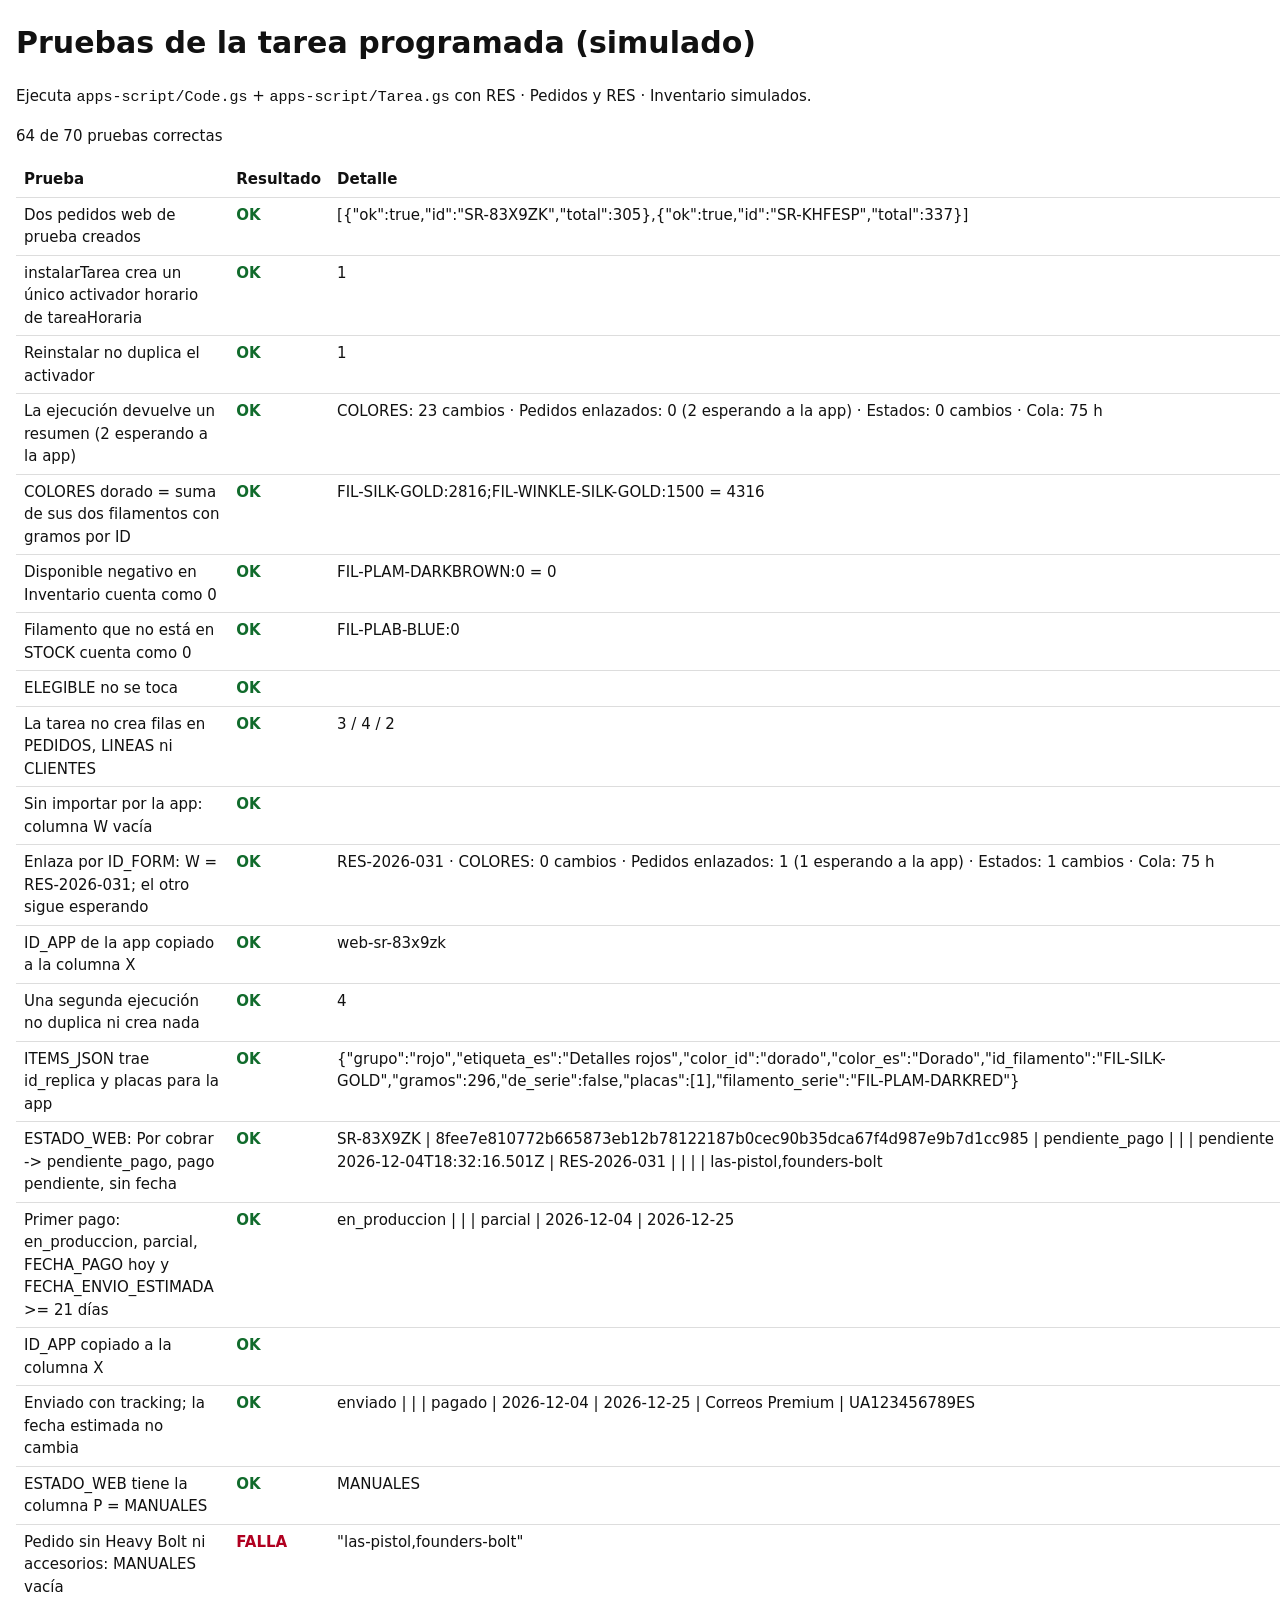
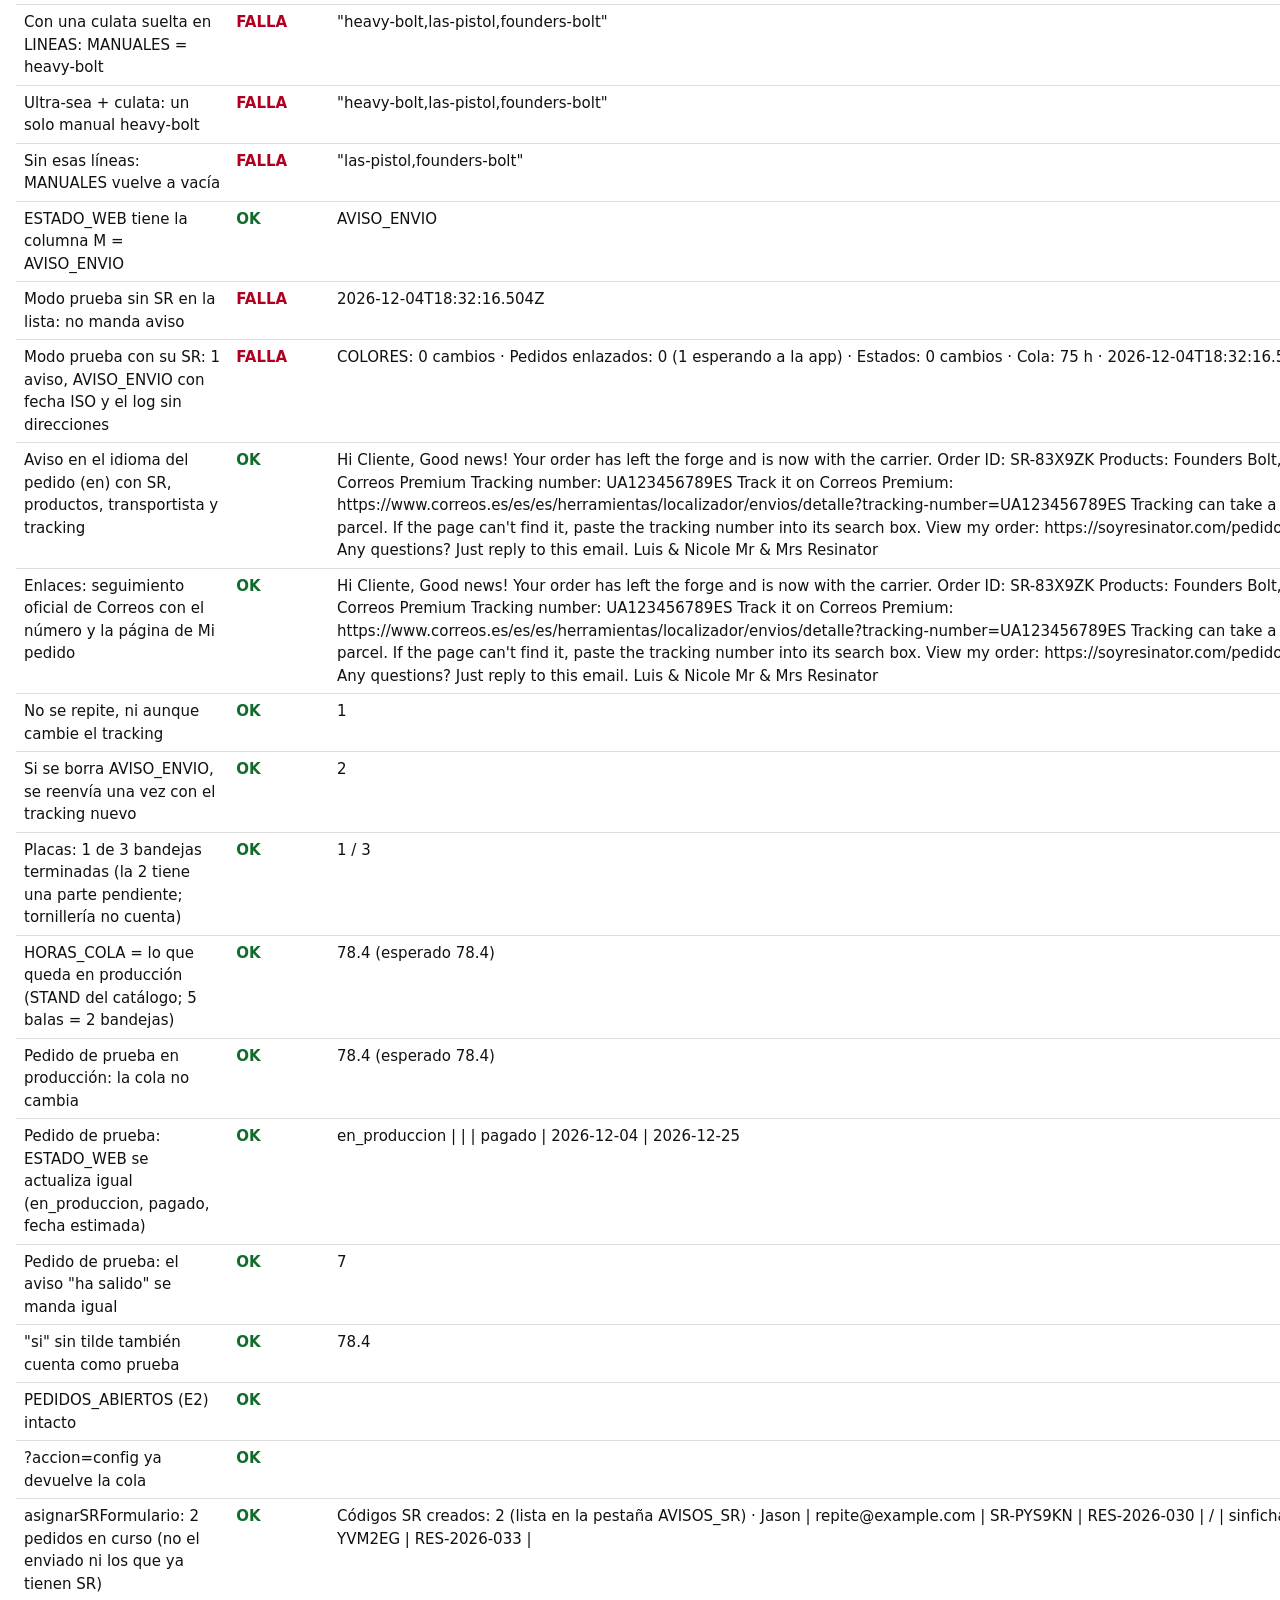
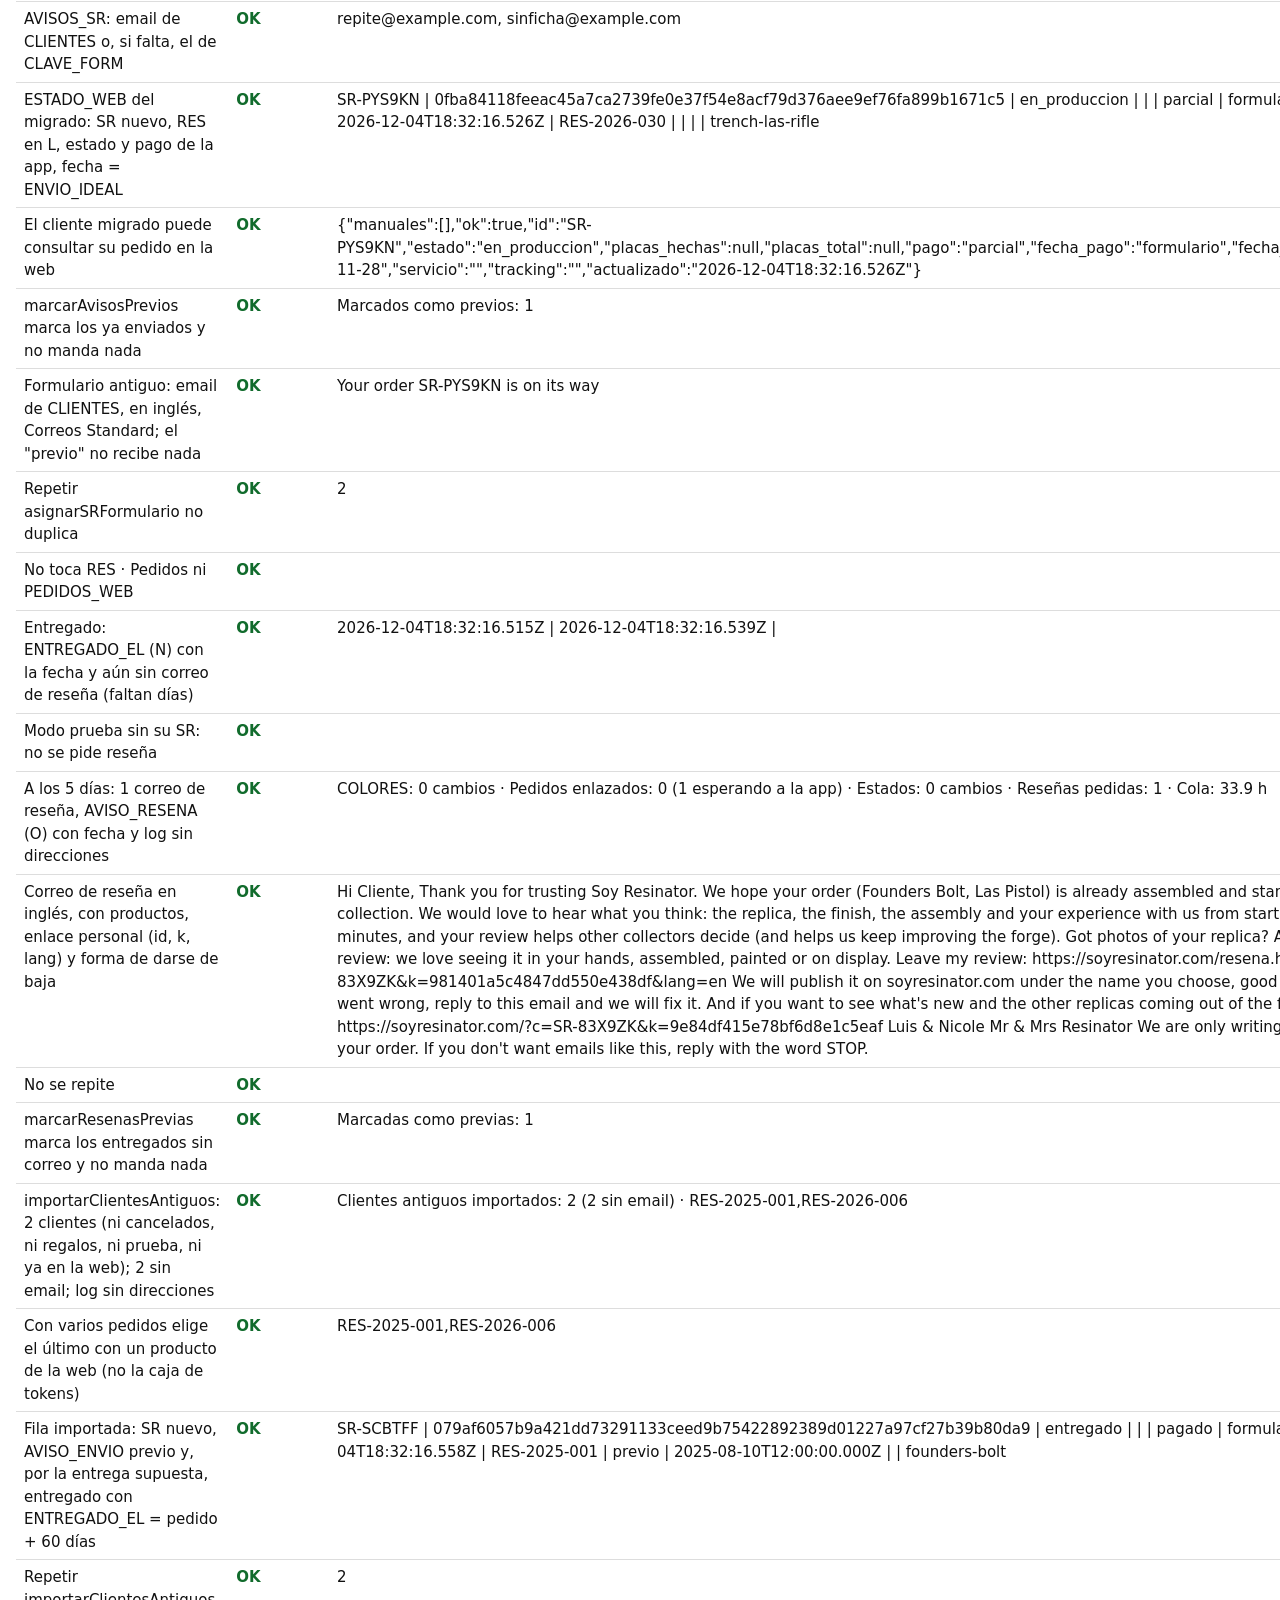
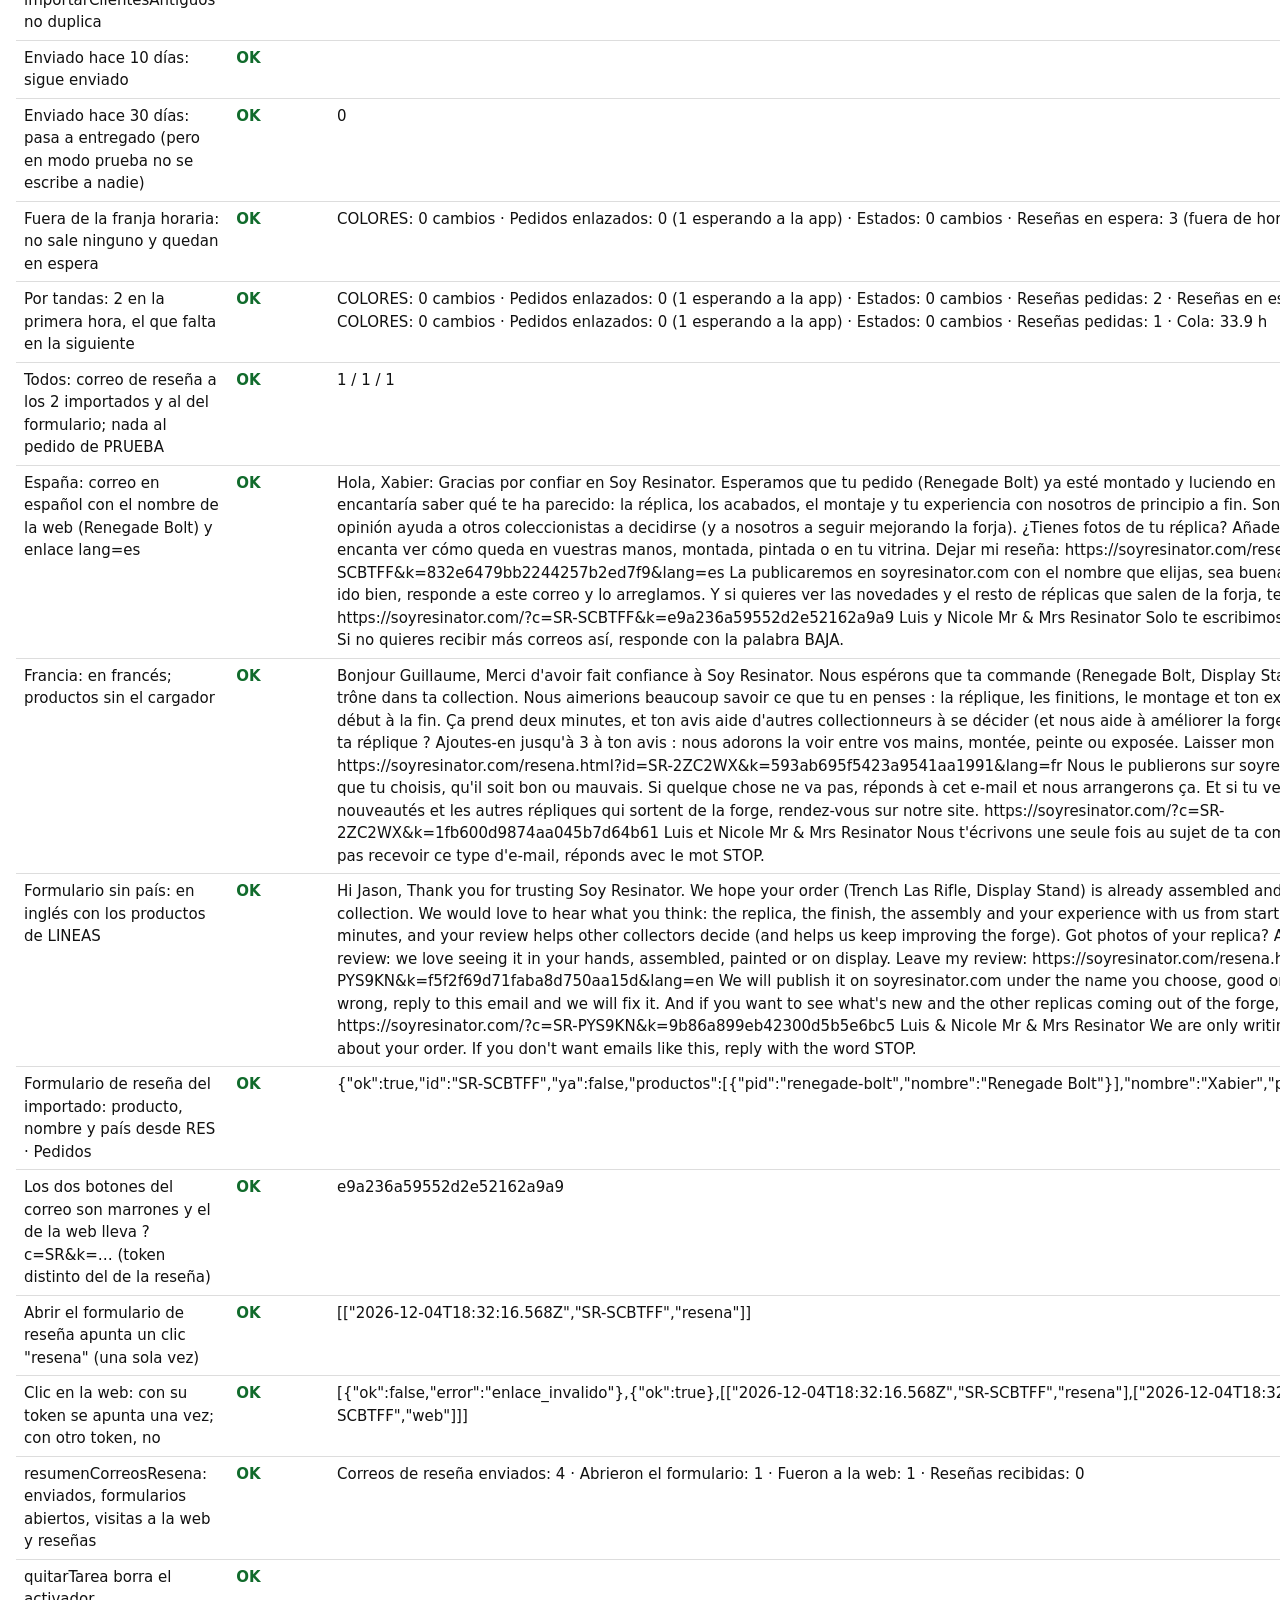
<file: tools/test-tarea.html>
<!doctype html>
<html lang="es">
<head>
<meta charset="utf-8">
<meta name="viewport" content="width=device-width, initial-scale=1">
<title>Pruebas de la tarea</title>
<style>
  body { font: 15px/1.5 system-ui, sans-serif; margin: 16px; background: #fff; color: #111; }
  table { border-collapse: collapse; width: 100%; }
  td, th { border-bottom: 1px solid #ddd; padding: 6px 8px; text-align: left; vertical-align: top; }
  .ok { color: #116b2c; font-weight: 600; } .ko { color: #b00020; font-weight: 600; }
</style>
</head>
<body>
<h1>Pruebas de la tarea programada (simulado)</h1>
<p>Ejecuta <code>apps-script/Code.gs</code> + <code>apps-script/Tarea.gs</code> con RES · Pedidos y RES · Inventario simulados.</p>
<p id="resumen">Ejecutando…</p>
<table><thead><tr><th>Prueba</th><th>Resultado</th><th>Detalle</th></tr></thead><tbody id="filas"></tbody></table>
<script>
/* ---------- Hojas simuladas (con fórmulas R1C1 y formatos por celda) ---------- */
class Rango {
  constructor(sh, r, c, nr, nc) { Object.assign(this, { sh, r, c, nr, nc }); }
  cell(i, j) { const idx = this.r - 1 + i; while (this.sh.data.length <= idx) this.sh.data.push([]); return [idx, this.c - 1 + j]; }
  getValues() { return Array.from({ length: this.nr }, (_, i) => Array.from({ length: this.nc }, (_, j) => (this.sh.data[this.r - 1 + i] || [])[this.c - 1 + j] ?? '')); }
  setValues(v) { v.forEach((row, i) => row.forEach((val, j) => { const [a, b] = this.cell(i, j); this.sh.data[a][b] = val; })); return this; }
  setValue(v) { return this.setValues([[v]]); }
  getValue() { return this.getValues()[0][0]; }
  getFormulasR1C1() { return Array.from({ length: this.nr }, (_, i) => Array.from({ length: this.nc }, (_, j) => this.sh.f[(this.r + i) + ':' + (this.c + j)] || '')); }
  setFormulaR1C1(f) { this.sh.f[this.r + ':' + this.c] = f; const [a, b] = this.cell(0, 0); this.sh.data[a][b] = '=' ; return this; }
  setNumberFormat(fm) { for (let i = 0; i < this.nr; i++) for (let j = 0; j < this.nc; j++) this.sh.fmt[(this.r + i) + ':' + (this.c + j)] = fm; return this; }
  setNumberFormats(f) {
    if (f.length !== this.nr || f.some(row => row.length !== this.nc)) throw new Error(`setNumberFormats: ${f.length}×${f[0] && f[0].length} en un rango ${this.nr}×${this.nc}`);
    f.forEach((row, i) => row.forEach((fm, j) => { this.sh.fmt[(this.r + i) + ':' + (this.c + j)] = fm; })); return this; }
  copyTo(dest) { this.sh.copias.push(dest.r); }
  setFontWeight() { return this; } setDataValidation() { return this; }
}
class Hoja {
  constructor(name, data = []) { this.name = name; this.data = data; this.f = {}; this.fmt = {}; this.copias = []; }
  getName() { return this.name; }
  getLastRow() { let n = this.data.length; while (n && !this.data[n - 1].some(v => v !== '' && v !== undefined)) n--; return n; }
  getRange(r, c, nr = 1, nc = 1) { return new Rango(this, r, c, nr, nc); }
  getDataRange() { return new Rango(this, 1, 1, this.getLastRow(), Math.max(...this.data.map(r => r.length), 1)); }
  setFrozenRows() {}
}
function libro(hojas) {
  return { hojas, getSheetByName(n) { return this.hojas.find(h => h.name === n) || null; },
    insertSheet(n) { const h = new Hoja(n); this.hojas.push(h); return h; }, getSheets() { return [...this.hojas]; },
    deleteSheet(h) { this.hojas = this.hojas.filter(x => x !== h); }, setSpreadsheetTimeZone() {} };
}
const web = libro([new Hoja('Hoja 1')]);

const ENC_P = ['ID_PEDIDO','FECHA','ID_CLIENTE','CLIENTE','PAIS','PRODUCTOS','ESTADO','PAGO','FORMA_PAGO','IMPORTE_PRODUCTOS','ENVIO_COBRADO','TOTAL','COBRADO','PENDIENTE_COBRO','MONTAJE','ENVIO_IDEAL','SERVICIO_ENVIO','TRAMO_PESO','COSTE_ENVIO_EST','DIF_ENVIO','FECHA_ENVIO','TRACKING','NOTAS_CLIENTE','ID_FORM','CLAVE_FORM','ID_APP','PRUEBA'];
const filaP = (id, cli, est, pago, extra = {}) => ENC_P.map(h => ({ ID_PEDIDO: id, ID_CLIENTE: cli, ESTADO: est, PAGO: pago, ...extra })[h] ?? '');
const shPed = new Hoja('PEDIDOS', [ENC_P,
  filaP('RES-2026-029', 'CLI-037', 'En producción', 'Pagado'),
  filaP('RES-2026-030', 'CLI-039', 'En producción', '1ª parte')]);
shPed.f['3:12'] = '=R[0]C[-2]+R[0]C[-1]'; shPed.f['3:14'] = '=R[0]C[-2]-R[0]C[-1]';
const shLin = new Hoja('LINEAS', [['ID_PEDIDO','LINEA','ID_REPLICA','PRODUCTO','CANTIDAD','TEXTO_CLIENTE'],
  ['RES-2026-029', 1, 'BOLTER-PF', 'Bolter Primera Fundación', 1, 'First Born Bolter'],
  ['RES-2026-030', 1, 'RIFLE-KRIEG', 'Rifle Krieg', 1, 'TRENCH LASRIFLE'],
  ['RES-2026-030', 2, 'STAND', 'Stand', 1, 'STAND']]);
const shCli = new Hoja('CLIENTES', [['ID_CLIENTE','NOMBRE','EMAIL','TELEFONO','DIRECCION','PAIS','INSTAGRAM','NUM_PEDIDOS','TOTAL_GASTADO','PRIMER_PEDIDO','ULTIMO_PEDIDO','NOTAS'],
  ['CLI-039', 'Jason', 'repite@example.com', '1', 'x', 'Estados Unidos', '', 1, 0, '', '']]);
shCli.f['2:8'] = '=COUNTIF(PEDIDOS!C:C;R[0]C[-7])';
const pedidosRes = libro([shPed, shLin, shCli]);

const inventario = libro([
  new Hoja('STOCK', [['ID_ITEM','TIPO_ITEM','DESCRIPCION','UNIDAD','STOCK','COMPROMETIDO','DISPONIBLE','MINIMO','ESTADO'],
    ['FIL-PLAM-CHARCOAL', 'FILAMENTO', '', 'g', 8698.3, 3413.03, 5285.27, 3000, 'OK'],
    ['FIL-SILK-GOLD', 'FILAMENTO', '', 'g', 2971, 155, 2816.24, 1000, 'OK'],
    ['FIL-WINKLE-SILK-GOLD', 'FILAMENTO', '', 'g', 1500, 0, 1500, 0, 'OK'],
    ['FIL-PLAM-DARKBROWN', 'FILAMENTO', '', 'g', 657, 684, -26.3, 400, 'FALTA']]),
  new Hoja('COMPROMETIDO', [['FECHA','PEDIDO','CLIENTE','ID_ITEM','CANTIDAD','UNIDAD','ESTADO','ORIGEN'],
    ['', 'RES-2026-029', '', 'FIL', 1, 'g', 'CONSUMIDO', 'Bandeja 1'],
    ['', 'RES-2026-029', '', 'FIL', 1, 'g', 'CONSUMIDO', 'Bandeja 2'],
    ['', 'RES-2026-029', '', 'FIL2', 1, 'g', 'PENDIENTE', 'Bandeja 2'],
    ['', 'RES-2026-029', '', 'FIL', 1, 'g', 'PENDIENTE', 'Bandeja 3'],
    ['', 'RES-2026-029', '', 'TOR', 4, 'ud', 'PENDIENTE', 'Tornillería']])
]);
const libros = { '1cV7D0LwBZCqQdgznJN6SVJA-pFeHtrWg_5cAtqPxVAY': pedidosRes, '1vqMkX0nOf9kKBq4OS1lWmz02HBNua4v2LZGP771EtP8': inventario };

const validacion = { requireValueInList() { return this; }, setAllowInvalid() { return this; }, build() { return {}; } };
const SpreadsheetApp = { getActiveSpreadsheet: () => web, openById: id => libros[id], newDataValidation: () => validacion, flush() {},
  CopyPasteType: { PASTE_FORMAT: 'f', PASTE_DATA_VALIDATION: 'v' } };
const cacheMem = {};
const CacheService = { getScriptCache: () => ({ get: k => cacheMem[k] ?? null, put: (k, v) => { cacheMem[k] = v; }, remove: k => { delete cacheMem[k]; }, removeAll: ks => ks.forEach(k => delete cacheMem[k]) }) };
const LockService = { getScriptLock: () => ({ waitLock() {}, tryLock: () => true, releaseLock() {} }) };
const mails = [];
const MailApp = { sendEmail(o) { mails.push(o); } };
const ficheros = {};
const PAGES = 'https://soyresinator.com/';
const UrlFetchApp = { fetch: url => { const txt = ficheros[url.replace(PAGES, '')]; return { getResponseCode: () => (txt === undefined ? 404 : 200), getContentText: () => txt }; } };
const pad = n => String(n).padStart(2, '0');
const Utilities = {
  getUuid: () => 'uuid',
  DigestAlgorithm: { SHA_256: 'S' }, Charset: { UTF_8: 'U' },
  // 32 bytes que dependen del texto (como SHA-256), para que los enlaces de reseña tengan su longitud real
  computeDigest: (alg, s) => { let h = 2166136261; const out = []; for (let i = 0; i < 32; i++) { for (const ch of String(s) + i) { h ^= ch.charCodeAt(0); h = Math.imul(h, 16777619); } out.push(((h >>> 0) & 255) - 128); } return out; },
  newBlob: s => ({ getBytes: () => Array.from(new TextEncoder().encode(s)) }),
  formatDate: (d, tz, fmt) => { d = new Date(d); return fmt.replace('yyyy', d.getFullYear()).replace('MM', pad(d.getMonth() + 1)).replace('dd', pad(d.getDate()))
    .replace(/\bd\b/, d.getDate()).replace('H', d.getHours()).replace('mm', pad(d.getMinutes())).replace('ss', pad(d.getSeconds())); }
};
const props = {};
const PropertiesService = { getScriptProperties: () => ({ getProperty: k => props[k] ?? null, setProperty: (k, v) => { props[k] = v; } }) };
const triggers = [];
const ScriptApp = { newTrigger: h => ({ timeBased: () => ({ everyHours: n => ({ create: () => triggers.push({ h, n, getHandlerFunction: () => h }) }) }) }),
  getProjectTriggers: () => [...triggers], deleteTrigger: t => triggers.splice(triggers.indexOf(t), 1) };
const ContentService = { MimeType: { JSON: 'json' }, createTextOutput: s => ({ content: s, setMimeType() { return this; } }) };

const resultados = [];
function check(nombre, cond, detalle) { resultados.push({ nombre, ok: !!cond, detalle: detalle === undefined ? '' : String(detalle) }); }

(async () => {
  for (const r of ['data/catalog.json', 'data/shipping.json', 'data/config.json', 'data/colores-serie.json', 'i18n/en.json', 'i18n/es.json', 'i18n/de.json', 'i18n/fr.json', 'i18n/it.json', 'i18n/pt.json'])
    ficheros[r] = await (await fetch('../' + r, { cache: 'no-cache' })).text();
  const codigo = await (await fetch('../apps-script/Code.gs', { cache: 'no-cache' })).text();
  const tarea = await (await fetch('../apps-script/Tarea.gs', { cache: 'no-cache' })).text();
  const G = new Function('SpreadsheetApp', 'CacheService', 'LockService', 'MailApp', 'UrlFetchApp', 'Utilities', 'ContentService', 'ScriptApp', 'PropertiesService',
    codigo + '\n' + tarea + '\nreturn { instalar, doGet, doPost, instalarTarea, tareaHoraria, quitarTarea, asignarSRFormulario, marcarAvisosPrevios, marcarResenasPrevias, importarClientesAntiguos, resumenCorreosResena, tokenResena, tokenClic, TAREA };')(
    SpreadsheetApp, CacheService, LockService, MailApp, UrlFetchApp, Utilities, ContentService, ScriptApp, PropertiesService);
  const cat = JSON.parse(ficheros['data/catalog.json']);
  const post = b => JSON.parse(G.doPost({ postData: { contents: JSON.stringify(b) } }).content);
  const item = (pid, colores = {}) => { const p = cat.productos.find(x => x.id === pid); return { pid, nota: '', colores: p.partes.map(pt => ({ grupo: pt.grupo, color_id: colores[pt.grupo] || pt.de_serie })) }; };
  const pedido = (email, items, pais = 'ES', extra = {}) => ({ accion: 'pedido', idioma: 'en', web: '', cliente: { nombre: 'Cliente ' + email, email, telefono: '+34 612345678', direccion: 'Calle 1', cp: '28001', ciudad: 'Madrid', instagram: '' }, pais, modo_pago: 'completo', items, consentimiento: true, ...extra });
  const H = n => web.getSheetByName(n);
  const filaRes = id => shPed.data.find(r => r[0] === id);

  try {
    G.instalar();
    const a = post(pedido('nuevo@example.com', [item('founders-bolt', { rojo: 'dorado' }), item('las-pistol')], 'US', { modo_pago: 'dos_partes' }));
    const b = post(pedido('repite@example.com', [item('trench-las-rifle'), item('trench-las-rifle')], 'DE'));
    check('Dos pedidos web de prueba creados', a.ok && b.ok, JSON.stringify([a, b]));

    let log = G.instalarTarea();
    check('instalarTarea crea un único activador horario de tareaHoraria', triggers.length === 1 && triggers[0].h === 'tareaHoraria' && triggers[0].n === 1, triggers.length);
    G.instalarTarea();
    check('Reinstalar no duplica el activador', triggers.length === 1, triggers.length);
    check('La ejecución devuelve un resumen (2 esperando a la app)', /Pedidos enlazados: 0 \(2 esperando a la app\)/.test(log), log);

    // 1. COLORES
    const dor = H('COLORES').data.find(r => r[0] === 'dorado');
    check('COLORES dorado = suma de sus dos filamentos con gramos por ID', dor[7] === 'FIL-SILK-GOLD:2816;FIL-WINKLE-SILK-GOLD:1500' && dor[8] === 4316, dor[7] + ' = ' + dor[8]);
    const mar = H('COLORES').data.find(r => r[0] === 'marron-oscuro');
    check('Disponible negativo en Inventario cuenta como 0', mar[8] === 0, mar[7] + ' = ' + mar[8]);
    const azul = H('COLORES').data.find(r => r[0] === 'azul');
    check('Filamento que no está en STOCK cuenta como 0', azul[8] === 0, azul[7]);
    check('ELEGIBLE no se toca', H('COLORES').data.slice(1).every(r => r[9] === 'sí'));

    // 2. Enlace (la tarea ya NO crea pedidos: los crea la app)
    const c = h => ENC_P.indexOf(h);
    check('La tarea no crea filas en PEDIDOS, LINEAS ni CLIENTES', shPed.data.length === 3 && shLin.data.length === 4 && shCli.data.length === 2, [shPed.data.length, shLin.data.length, shCli.data.length].join(' / '));
    check('Sin importar por la app: columna W vacía', H('PEDIDOS_WEB').data[1][22] === '' && H('PEDIDOS_WEB').data[2][22] === '');
    // La app importa el pedido a (con ID_FORM = SR-…); b sigue sin importar
    shPed.data.push(filaP('RES-2026-031', 'CLI-040', 'Por cobrar', 'Pendiente', { ID_FORM: a.id, ID_APP: 'web-' + a.id.toLowerCase(), SERVICIO_ENVIO: 'Premium' }));
    shLin.data.push(['RES-2026-031', 1, 'BOLTER-PF', 'Bolter Primera Fundación', 1, 'Founders Bolt'], ['RES-2026-031', 2, 'PISTOLA-LASER', 'Pistola láser', 1, 'Las Pistol']);
    log = G.tareaHoraria();
    const pa = filaRes('RES-2026-031');
    const w = H('PEDIDOS_WEB').data;
    check('Enlaza por ID_FORM: W = RES-2026-031; el otro sigue esperando', w[1][22] === 'RES-2026-031' && w[2][22] === '' && /Pedidos enlazados: 1 \(1 esperando a la app\)/.test(log), w[1][22] + ' · ' + log);
    check('ID_APP de la app copiado a la columna X', w[1][23] === 'web-' + a.id.toLowerCase(), w[1][23]);
    G.tareaHoraria();
    check('Una segunda ejecución no duplica ni crea nada', shPed.data.length === 4 && shLin.data.length === 6 && shCli.data.length === 2, shPed.data.length);
    const itA = JSON.parse(w[1][11]);
    check('ITEMS_JSON trae id_replica y placas para la app', itA[0].id_replica === 'BOLTER-PF' && JSON.stringify(itA[0].colores[0].placas) === '[1]' && itA[0].colores[0].filamento_serie === 'FIL-PLAM-DARKRED' && itA[0].colores[0].id_filamento.includes('GOLD'),JSON.stringify(itA[0].colores[0]));

    // 3. Estados
    let e = H('ESTADO_WEB').data.find(r => r[0] === a.id);
    check('ESTADO_WEB: Por cobrar -> pendiente_pago, pago pendiente, sin fecha', e[2] === 'pendiente_pago' && e[5] === 'pendiente' && e[6] === '' && e[8] === 'Correos Premium', e.join(' | '));
    pa[c('ESTADO')] = 'En producción'; pa[c('PAGO')] = '1ª parte'; pa[c('ID_APP')] = 'f-app-1';
    G.tareaHoraria();
    e = H('ESTADO_WEB').data.find(r => r[0] === a.id);
    const hoy = new Date();
    check('Primer pago: en_produccion, parcial, FECHA_PAGO hoy y FECHA_ENVIO_ESTIMADA >= 21 días', e[2] === 'en_produccion' && e[5] === 'parcial' && e[6] === Utilities.formatDate(hoy, '', 'yyyy-MM-dd') && (new Date(e[7]) - new Date(e[6])) / 86400000 >= 21, e.slice(2, 8).join(' | '));
    check('ID_APP copiado a la columna X', H('PEDIDOS_WEB').data[1][23] === 'f-app-1');
    const fechaFijada = e[7];
    pa[c('ESTADO')] = 'Enviado'; pa[c('PAGO')] = 'Pagado'; pa[c('TRACKING')] = 'UA123456789ES';
    G.tareaHoraria();
    e = H('ESTADO_WEB').data.find(r => r[0] === a.id);
    check('Enviado con tracking; la fecha estimada no cambia', e[2] === 'enviado' && e[5] === 'pagado' && e[9] === 'UA123456789ES' && e[7] === fechaFijada, e.slice(2, 10).join(' | '));
    // Manuales (columna P): de las réplicas de LINEAS
    check('ESTADO_WEB tiene la columna P = MANUALES', H('ESTADO_WEB').data[0][15] === 'MANUALES', H('ESTADO_WEB').data[0][15]);
    check('Pedido sin Heavy Bolt ni accesorios: MANUALES vacía', e[15] === '', JSON.stringify(e[15]));
    const resA = pa[c('ID_PEDIDO')];
    shLin.data.push([resA, 9, 'CULATA-HB', 'Culata', 1, 'Culata']);
    G.tareaHoraria();
    e = H('ESTADO_WEB').data.find(r => r[0] === a.id);
    check('Con una culata suelta en LINEAS: MANUALES = heavy-bolt', e[15] === 'heavy-bolt', JSON.stringify(e[15]));
    shLin.data.push([resA, 10, 'BOLTER-PRIMARIS-UM', 'Ultra-sea', 1, 'Ultra-sea']);
    G.tareaHoraria();
    e = H('ESTADO_WEB').data.find(r => r[0] === a.id);
    check('Ultra-sea + culata: un solo manual heavy-bolt', e[15] === 'heavy-bolt', JSON.stringify(e[15]));
    shLin.data.splice(shLin.data.length - 2, 2);
    G.tareaHoraria();
    e = H('ESTADO_WEB').data.find(r => r[0] === a.id);
    check('Sin esas líneas: MANUALES vuelve a vacía', e[15] === '', JSON.stringify(e[15]));

    // Aviso de envío por email
    const mailsDe = to => mails.filter(m => m.to === to && /on its way|en camino|unterwegs/.test(m.subject));
    check('ESTADO_WEB tiene la columna M = AVISO_ENVIO', H('ESTADO_WEB').data[0][12] === 'AVISO_ENVIO', H('ESTADO_WEB').data[0][12]);
    check('Modo prueba sin SR en la lista: no manda aviso', G.TAREA.AVISO_ENVIO === 'prueba' && mailsDe('nuevo@example.com').length === 0 && !e[12], e[12]);
    G.TAREA.AVISO_PRUEBA = [a.id];
    log = G.tareaHoraria();
    e = H('ESTADO_WEB').data.find(r => r[0] === a.id);
    let m = mailsDe('nuevo@example.com');
    check('Modo prueba con su SR: 1 aviso, AVISO_ENVIO con fecha ISO y el log sin direcciones', m.length === 1 && /^\d{4}-\d{2}-\d{2}T/.test(e[12]) && /Avisos de envío: 1/.test(log) && !log.includes('@'), log + ' · ' + e[12]);
    check('Aviso en el idioma del pedido (en) con SR, productos, transportista y tracking',
      m[0] && m[0].subject === 'Your order ' + a.id + ' is on its way' && m[0].name === 'Soy Resinator' && m[0].replyTo === 'soyresinator@gmail.com' &&
      m[0].body.includes(a.id) && m[0].body.includes('Founders Bolt, Las Pistol') && m[0].body.includes('Correos Premium') && m[0].body.includes('UA123456789ES'), m[0] && m[0].body);
    check('Enlaces: seguimiento oficial de Correos con el número y la página de Mi pedido',
      m[0].body.includes('https://www.correos.es/es/es/herramientas/localizador/envios/detalle?tracking-number=UA123456789ES') &&
      m[0].htmlBody.includes('pedido.html?id=' + a.id) && m[0].body.includes('https://soyresinator.com/pedido.html?id=' + a.id), m[0].body);
    G.tareaHoraria();
    pa[c('TRACKING')] = 'UA999999999ES';
    G.tareaHoraria();
    check('No se repite, ni aunque cambie el tracking', mailsDe('nuevo@example.com').length === 1, mailsDe('nuevo@example.com').length);
    e[12] = '';
    G.tareaHoraria();
    m = mailsDe('nuevo@example.com');
    check('Si se borra AVISO_ENVIO, se reenvía una vez con el tracking nuevo', m.length === 2 && m[1].body.includes('UA999999999ES'), m.length);

    // Placas y cola
    const f029 = filaRes('RES-2026-029');
    f029[c('ID_FORM')] = 'SR-PLACAS';
    H('PEDIDOS_WEB').data.push(['SR-PLACAS']); H('PEDIDOS_WEB').data[H('PEDIDOS_WEB').data.length - 1][22] = 'RES-2026-029';
    H('ESTADO_WEB').data.push(['SR-PLACAS', 'h', 'recibido', '', '', 'pendiente', '', '', '', '', '']);
    // Extra de balas como lo escribe la app: CANTIDAD = 5 balas sueltas = 2 bandejas de BALAS-X4 (1,7 h cada una)
    shLin.data.push(['RES-2026-030', 3, 'BALAS-X4', 'Balas extra', 5, 'Balas extra 15 €', 1]);
    G.tareaHoraria();
    e = H('ESTADO_WEB').data.find(r => r[0] === 'SR-PLACAS');
    check('Placas: 1 de 3 bandejas terminadas (la 2 tiene una parte pendiente; tornillería no cuenta)', e[3] === 1 && e[4] === 3, e[3] + ' / ' + e[4]);
    const cola = H('CONFIG').data[1][0];
    // STAND: 6,97 h (2 bandejas de 3 h 29 min), sacado de los extras de catalog.json
    const esperado = Math.round((50.8 * 2 / 3 + 34.2 + 6.97 + 2 * 1.7) * 10) / 10;
    check('HORAS_COLA = lo que queda en producción (STAND del catálogo; 5 balas = 2 bandejas)', cola === esperado, cola + ' (esperado ' + esperado + ')');
    // Pedido de prueba (columna AA PRUEBA = SÍ) en producción: no suma cola, pero ESTADO_WEB y el aviso siguen igual
    shPed.data.push(filaP('RES-2026-099', 'CLI-039', 'En producción', 'Pagado', { ID_FORM: 'SR-PRUEBA', PRUEBA: 'SÍ', SERVICIO_ENVIO: 'Standard' }));
    shLin.data.push(['RES-2026-099', 1, 'BOLTER-PRIMARIS', 'Bolter Primaris', 1, 'Heavy Bolt']);
    H('PEDIDOS_WEB').data.push(['SR-PRUEBA', 'h', 'es', 'Prueba', 'prueba@example.com', '', '', '', '', '', '', JSON.stringify([{ pid: 'heavy-bolt', nombre: 'Heavy Bolt' }])]);
    H('PEDIDOS_WEB').data[H('PEDIDOS_WEB').data.length - 1][22] = 'RES-2026-099';
    H('ESTADO_WEB').data.push(['SR-PRUEBA', 'h', 'recibido', '', '', 'pendiente', '', '', '', '', '']);
    G.tareaHoraria();
    e = H('ESTADO_WEB').data.find(r => r[0] === 'SR-PRUEBA');
    check('Pedido de prueba en producción: la cola no cambia', H('CONFIG').data[1][0] === cola, H('CONFIG').data[1][0] + ' (esperado ' + cola + ')');
    check('Pedido de prueba: ESTADO_WEB se actualiza igual (en_produccion, pagado, fecha estimada)', e[2] === 'en_produccion' && e[5] === 'pagado' && !!e[7], e.slice(2, 8).join(' | '));
    const f099 = filaRes('RES-2026-099');
    f099[c('ESTADO')] = 'Enviado'; f099[c('TRACKING')] = 'PQ000000099ES';
    G.TAREA.AVISO_PRUEBA = ['SR-PRUEBA'];
    G.tareaHoraria();
    check('Pedido de prueba: el aviso "ha salido" se manda igual', mails.some(x => x.subject.includes('SR-PRUEBA') && x.body.includes('PQ000000099ES')), mails.length);
    G.TAREA.AVISO_PRUEBA = [];
    f099[c('PRUEBA')] = 'si'; f099[c('ESTADO')] = 'En producción';
    G.tareaHoraria();
    check('"si" sin tilde también cuenta como prueba', H('CONFIG').data[1][0] === cola, H('CONFIG').data[1][0]);
    f099[c('ESTADO')] = 'Entregado';
    G.tareaHoraria();
    check('PEDIDOS_ABIERTOS (E2) intacto', H('CONFIG').data[1][4] === 'sí');
    check('?accion=config ya devuelve la cola', JSON.parse(G.doGet({ parameter: { accion: 'config' } }).content).horas_cola === cola);

    // 4. Códigos SR para el formulario antiguo
    filaRes('RES-2026-030')[c('ENVIO_IDEAL')] = '28/11/2026';
    shPed.data.push(filaP('RES-2026-020', 'CLI-020', 'Enviado', 'Pagado'));
    shPed.data.push(filaP('RES-2026-033', 'CLI-099', 'Empaquetado', 'Pagado', { CLAVE_FORM: '4/11/2026 20:46:05|sinficha@example.com||TRENCH LASRIFLE' }));
    const nEst = H('ESTADO_WEB').getLastRow();
    log = G.asignarSRFormulario();
    const av = H('AVISOS_SR').data;
    check('asignarSRFormulario: 2 pedidos en curso (no el enviado ni los que ya tienen SR)', /Códigos SR creados: 2/.test(log) && av.length === 3 && av.slice(1).map(r => r[3]).sort().join(',') === 'RES-2026-030,RES-2026-033', log + ' · ' + av.slice(1).map(r => r.join(' | ')).join(' / '));
    check('AVISOS_SR: email de CLIENTES o, si falta, el de CLAVE_FORM', av.find(r => r[3] === 'RES-2026-030')[1] === 'repite@example.com' && av.find(r => r[3] === 'RES-2026-033')[1] === 'sinficha@example.com', av.slice(1).map(r => r[1]).join(', '));
    const sr = av.find(r => r[3] === 'RES-2026-030')[2];
    e = H('ESTADO_WEB').data.find(r => r[0] === sr);
    check('ESTADO_WEB del migrado: SR nuevo, RES en L, estado y pago de la app, fecha = ENVIO_IDEAL', /^SR-[A-Z2-9]{6}$/.test(sr) && e[11] === 'RES-2026-030' && e[2] === 'en_produccion' && e[5] === 'parcial' && e[7] === '2026-11-28', e.join(' | '));
    const est = JSON.parse(G.doPost({ postData: { contents: JSON.stringify({ accion: 'estado', id: sr, email: 'repite@example.com' }) } }).content);
    check('El cliente migrado puede consultar su pedido en la web', est.ok && est.estado === 'en_produccion' && est.fecha_envio_estimada === '2026-11-28', JSON.stringify(est));
    // Aviso de envío a pedidos del formulario antiguo; los ya enviados se marcan antes como "previo"
    const f033 = filaRes('RES-2026-033');
    f033[c('ESTADO')] = 'Enviado'; f033[c('TRACKING')] = 'PQ000000033ES'; f033[c('SERVICIO_ENVIO')] = 'Standard';
    log = G.marcarAvisosPrevios();
    const sr033 = av.find(r => r[3] === 'RES-2026-033')[2];
    check('marcarAvisosPrevios marca los ya enviados y no manda nada', /Marcados como previos: [1-9]/.test(log) && H('ESTADO_WEB').data.find(r => r[0] === sr033)[12] === 'previo' && mailsDe('sinficha@example.com').length === 0, log);
    G.TAREA.AVISO_ENVIO = 'todos'; G.TAREA.AVISO_PRUEBA = [];
    const f030 = filaRes('RES-2026-030');
    f030[c('ESTADO')] = 'Enviado'; f030[c('TRACKING')] = 'PQ000000030ES'; f030[c('SERVICIO_ENVIO')] = 'Standard';
    G.tareaHoraria();
    m = mailsDe('repite@example.com');
    check('Formulario antiguo: email de CLIENTES, en inglés, Correos Standard; el "previo" no recibe nada',
      m.length === 1 && m[0].subject === 'Your order ' + sr + ' is on its way' && m[0].body.includes('Correos Standard') && m[0].body.includes('PQ000000030ES') && mailsDe('sinficha@example.com').length === 0,
      m.map(x => x.subject).join(' / '));
    G.asignarSRFormulario();
    check('Repetir asignarSRFormulario no duplica', H('ESTADO_WEB').getLastRow() === nEst + 2 && H('AVISOS_SR').data.length === 3, H('ESTADO_WEB').getLastRow() - nEst);
    check('No toca RES · Pedidos ni PEDIDOS_WEB', !shPed.data.some(r => String(r[c('ID_FORM')]).startsWith('SR-') && !['RES-2026-031', 'RES-2026-029', 'RES-2026-099'].includes(r[0])) && H('PEDIDOS_WEB').getLastRow() === 5);

    // 5. Correo pidiendo la reseña (DIAS_RESENA días después de Entregado)
    const resenasDe = to => mails.filter(x => x.to === to && /^Soy Resinator · (Tell us about your experience|Cuéntanos tu experiencia)$/.test(x.subject));
    pa[c('ESTADO')] = 'Entregado';
    G.TAREA.HORAS_RESENA = [0, 24]; // las pruebas corren a cualquier hora; la franja se prueba en la sección 6
    G.TAREA.AVISO_RESENA = 'prueba'; G.TAREA.RESENA_PRUEBA = [a.id];
    G.tareaHoraria();
    e = H('ESTADO_WEB').data.find(r => r[0] === a.id);
    check('Entregado: ENTREGADO_EL (N) con la fecha y aún sin correo de reseña (faltan días)', H('ESTADO_WEB').data[0][13] === 'ENTREGADO_EL' && /^\d{4}-\d{2}-\d{2}T/.test(e[13]) && !e[14] && resenasDe('nuevo@example.com').length === 0, e.slice(12, 15).join(' | '));
    e[13] = new Date(Date.now() - 5 * 86400000).toISOString();
    G.TAREA.RESENA_PRUEBA = [];
    G.tareaHoraria();
    check('Modo prueba sin su SR: no se pide reseña', resenasDe('nuevo@example.com').length === 0 && !e[14]);
    G.TAREA.RESENA_PRUEBA = [a.id];
    log = G.tareaHoraria();
    e = H('ESTADO_WEB').data.find(r => r[0] === a.id);
    m = resenasDe('nuevo@example.com');
    check('A los 5 días: 1 correo de reseña, AVISO_RESENA (O) con fecha y log sin direcciones', m.length === 1 && /^\d{4}-\d{2}-\d{2}T/.test(e[14]) && /Reseñas pedidas: 1/.test(log) && !log.includes('@'), log);
    check('Correo de reseña en inglés, con productos, enlace personal (id, k, lang) y forma de darse de baja',
      m[0] && m[0].subject === 'Soy Resinator · Tell us about your experience' && m[0].htmlBody.includes('img/logo/icono-512.png') &&
      m[0].body.includes('Add up to 3') && m[0].htmlBody.includes('href="https://soyresinator.com/"') && m[0].htmlBody.includes("See what&#39;s new at soyresinator.com") && m[0].replyTo === 'soyresinator@gmail.com' && m[0].body.includes('Founders Bolt, Las Pistol') &&
      m[0].body.includes('https://soyresinator.com/resena.html?id=' + a.id + '&k=' + G.tokenResena(a.id) + '&lang=en') && m[0].body.includes('STOP') && m[0].htmlBody.includes('resena.html?id='), m[0] && m[0].body);
    G.tareaHoraria();
    check('No se repite', resenasDe('nuevo@example.com').length === 1);
    log = G.marcarResenasPrevias();
    check('marcarResenasPrevias marca los entregados sin correo y no manda nada', /Marcadas como previas: [1-9]/.test(log) && H('ESTADO_WEB').data.find(r => r[0] === 'SR-PRUEBA')[14] === 'previo' && e[14] !== 'previo', log);

    // 6. Clientes antiguos: entrega supuesta, idioma por país, productos de LINEAS e importación
    const fmt = d => pad(d.getDate()) + '/' + pad(d.getMonth() + 1) + '/' + d.getFullYear();
    shCli.data.push(['CLI-001', 'Xabier Mendi', 'xabi@example.es', '', '', 'España', '', 1, 0, '', ''],
      ['CLI-016', 'Guillaume P', 'gui@example.fr', '', '', 'Francia', '', 1, 0, '', ''],
      ['CLI-044', 'Test', 'test@example.com', '', '', 'España', '', 1, 0, '', ''],
      ['CLI-024', 'Regalado', 'regalo@example.com', '', '', 'España', '', 1, 0, '', '']);
    shPed.data.push(filaP('RES-2025-001', 'CLI-001', 'Enviado', 'Pagado', { FECHA: '11/06/2025 11:38', PAIS: 'España', CLIENTE: 'Xabier Mendi' }),
      filaP('RES-2025-005', 'CLI-001', 'Enviado', 'Pagado', { FECHA: '20/06/2025 11:46', PAIS: 'España' }),
      filaP('RES-2026-006', 'CLI-016', 'Enviado', 'Pagado', { FECHA: '02/05/2026 16:16', PAIS: 'Francia' }),
      filaP('RES-2026-007', 'CLI-016', 'Cancelado', 'Pendiente', { FECHA: '03/05/2026 10:00', PAIS: 'Francia' }),
      filaP('RES-2026-090', 'CLI-044', 'Enviado', 'Pagado', { FECHA: '02/05/2026 16:16', PAIS: 'España' }),
      filaP('RES-2026-091', 'CLI-038', 'Enviado', 'Pagado', { FECHA: '02/05/2026 16:16', PAIS: 'España' }),
      filaP('RES-2026-016', 'CLI-024', 'Enviado', 'Regalo', { FECHA: '28/07/2026 12:31', PAIS: 'España' }),
      filaP('RES-2026-093', 'CLI-039', 'Enviado', 'Pagado', { FECHA: '02/05/2026 16:16' }));
    shLin.data.push(['RES-2025-001', 1, 'BOLTER-CAOS', 'Bolter del Caos', 1, ''], ['RES-2025-005', 1, 'TOKEN-BOX', 'Caja de tokens', 1, ''],
      ['RES-2026-006', 1, 'BOLTER-CAOS', 'Bolter del Caos', 1, ''], ['RES-2026-006', 2, 'CARGADOR-BOLTER-CAOS', 'Cargador', 2, ''],
      ['RES-2026-006', 3, 'STAND', 'Stand', 1, '']);
    const nAntes = H('ESTADO_WEB').getLastRow();
    G.TAREA.AVISO_RESENA = 'prueba'; G.TAREA.RESENA_PRUEBA = [];
    const nMails = mails.length;
    log = G.importarClientesAntiguos();
    const nuevas = H('ESTADO_WEB').data.slice(nAntes);
    check('importarClientesAntiguos: 2 clientes (ni cancelados, ni regalos, ni prueba, ni ya en la web); 2 sin email; log sin direcciones',
      /Clientes antiguos importados: 2 \(2 sin email\)/.test(log) && nuevas.length === 2 && !log.includes('@') && mails.length === nMails, log + ' · ' + nuevas.map(r => r[11]).join(','));
    const x1 = nuevas.find(r => r[11] === 'RES-2025-001'), x2 = nuevas.find(r => r[11] === 'RES-2026-006');
    check('Con varios pedidos elige el último con un producto de la web (no la caja de tokens)', !!x1 && !nuevas.some(r => r[11] === 'RES-2025-005'), nuevas.map(r => r[11]).join(','));
    check('Fila importada: SR nuevo, AVISO_ENVIO previo y, por la entrega supuesta, entregado con ENTREGADO_EL = pedido + 60 días',
      /^SR-[A-Z2-9]{6}$/.test(x1[0]) && x1[12] === 'previo' && x1[2] === 'entregado' && x2[2] === 'entregado' &&
      Math.abs(new Date(x1[13]) - (new Date(2025, 5, 11, 12).getTime() + 60 * 86400000)) < 1000, x1.join(' | '));
    G.importarClientesAntiguos();
    check('Repetir importarClientesAntiguos no duplica', H('ESTADO_WEB').getLastRow() === nAntes + 2, H('ESTADO_WEB').getLastRow() - nAntes);
    // Entrega supuesta con FECHA_ENVIO: 21 días después del envío
    const f030b = filaRes('RES-2026-030');
    f030b[c('FECHA_ENVIO')] = fmt(new Date(Date.now() - 10 * 86400000));
    G.tareaHoraria();
    check('Enviado hace 10 días: sigue enviado', H('ESTADO_WEB').data.find(r => r[0] === sr)[2] === 'enviado');
    f030b[c('FECHA_ENVIO')] = fmt(new Date(Date.now() - 30 * 86400000));
    G.tareaHoraria();
    check('Enviado hace 30 días: pasa a entregado (pero en modo prueba no se escribe a nadie)', H('ESTADO_WEB').data.find(r => r[0] === sr)[2] === 'entregado' && mails.length === nMails, mails.length - nMails);
    // Modo 'todos'
    H('ESTADO_WEB').data.find(r => r[0] === 'SR-PRUEBA')[14] = '';
    G.TAREA.AVISO_RESENA = 'todos';
    G.TAREA.HORAS_RESENA = [0, 0];
    log = G.tareaHoraria();
    check('Fuera de la franja horaria: no sale ninguno y quedan en espera', mails.length === nMails && /Reseñas en espera: 3 \(fuera de horario\)/.test(log), log);
    G.TAREA.HORAS_RESENA = [0, 24]; G.TAREA.MAX_RESENAS_HORA = 2;
    log = G.tareaHoraria();
    const log2 = G.tareaHoraria();
    check('Por tandas: 2 en la primera hora, el que falta en la siguiente', /Reseñas pedidas: 2 · Reseñas en espera: 1/.test(log) && /Reseñas pedidas: 1/.test(log2) && !/en espera/.test(log2), log + ' / ' + log2);
    G.TAREA.MAX_RESENAS_HORA = 10;
    const rx = resenasDe('xabi@example.es'), rg = mails.filter(x => x.to === 'gui@example.fr'), rr = resenasDe('repite@example.com');
    check('Todos: correo de reseña a los 2 importados y al del formulario; nada al pedido de PRUEBA', rx.length === 1 && rg.length === 1 && rr.length === 1 &&
      !mails.slice(nMails).some(x => x.to === 'prueba@example.com'), [rx.length, rg.length, rr.length].join(' / '));
    check('España: correo en español con el nombre de la web (Renegade Bolt) y enlace lang=es',
      rx[0] && rx[0].subject === 'Soy Resinator · Cuéntanos tu experiencia' && rx[0].body.includes('id=' + x1[0]) && rx[0].body.includes('(Renegade Bolt)') && rx[0].body.includes('Xabier') && rx[0].body.includes('&lang=es'), rx[0] && rx[0].body);
    check('Francia: en francés; productos sin el cargador', rg[0] && rg[0].body.includes('Renegade Bolt, Display Stand') && rg[0].body.includes('&lang=fr') && !rg[0].body.includes('Cargador'), rg[0] && rg[0].body);
    check('Formulario sin país: en inglés con los productos de LINEAS', rr[0] && rr[0].body.includes('Trench Las Rifle, Display Stand') && rr[0].body.includes('&lang=en'), rr[0] && rr[0].body);
    const info = post({ accion: 'resena_info', id: x1[0], k: G.tokenResena(x1[0]) });
    check('Formulario de reseña del importado: producto, nombre y país desde RES · Pedidos',
      info.ok && info.productos.length === 1 && info.productos[0].pid === 'renegade-bolt' && info.nombre === 'Xabier' && info.pais === 'ES', JSON.stringify(info));

    // 7. Clics en los botones del correo
    const kw = G.tokenClic(x1[0]);
    check('Los dos botones del correo son marrones y el de la web lleva ?c=SR&k=… (token distinto del de la reseña)',
      rx[0].htmlBody.includes('href="https://soyresinator.com/?c=' + x1[0] + '&amp;k=' + kw + '"') && kw !== G.tokenResena(x1[0]) &&
      (rx[0].htmlBody.match(/background:#7A5A26;color:#ffffff/g) || []).length === 2 && rx[0].body.includes('https://soyresinator.com/?c=' + x1[0]), kw);
    const clics = () => (H('CLICS_CORREO') ? H('CLICS_CORREO').data.slice(1) : []);
    check('Abrir el formulario de reseña apunta un clic "resena" (una sola vez)', clics().filter(r => r[1] === x1[0] && r[2] === 'resena').length === 1 &&
      (post({ accion: 'resena_info', id: x1[0], k: G.tokenResena(x1[0]) }), clics().filter(r => r[1] === x1[0] && r[2] === 'resena').length === 1), JSON.stringify(clics()));
    const malo = post({ accion: 'clic', id: x1[0], k: G.tokenResena(x1[0]) });
    const bueno = post({ accion: 'clic', id: x1[0], k: kw });
    post({ accion: 'clic', id: x1[0], k: kw });
    check('Clic en la web: con su token se apunta una vez; con otro token, no', !malo.ok && bueno.ok && clics().filter(r => r[1] === x1[0] && r[2] === 'web').length === 1 &&
      clics().every(r => r.length === 3 && /^\d{4}-\d{2}-\d{2}T/.test(r[0])), JSON.stringify([malo, bueno, clics()]));
    log = G.resumenCorreosResena();
    check('resumenCorreosResena: enviados, formularios abiertos, visitas a la web y reseñas', /Correos de reseña enviados: 4 · Abrieron el formulario: 1 · Fueron a la web: 1 · Reseñas recibidas: 0/.test(log) && !log.includes('@'), log);

    G.quitarTarea();
    check('quitarTarea borra el activador', triggers.length === 0);
  } catch (err) {
    check('Error inesperado', false, err.stack || err);
  }
  const ok = resultados.filter(x => x.ok).length;
  document.getElementById('resumen').textContent = `${ok} de ${resultados.length} pruebas correctas`;
  document.getElementById('filas').innerHTML = resultados.map(x => `<tr><td>${x.nombre}</td><td class="${x.ok ? 'ok' : 'ko'}">${x.ok ? 'OK' : 'FALLA'}</td><td>${x.detalle.replace(/</g, '&lt;')}</td></tr>`).join('');
  window.__resultados = resultados;
})();
</script>
</body>
</html>
</file>
<file: css/fonts.css>
/* Fuentes servidas desde la propia web (IBM Plex Sans y Saira Condensed, licencia SIL OFL). */
/* latin-ext */
@font-face {
  font-family: 'IBM Plex Sans';
  font-style: normal;
  font-weight: 400;
  font-stretch: 100%;
  font-display: swap;
  src: url(../fonts/ibm-plex-sans-400-latin-ext.woff2) format('woff2');
  unicode-range: U+0100-02BA, U+02BD-02C5, U+02C7-02CC, U+02CE-02D7, U+02DD-02FF, U+0304, U+0308, U+0329, U+1D00-1DBF, U+1E00-1E9F, U+1EF2-1EFF, U+2020, U+20A0-20AB, U+20AD-20C4, U+2113, U+2C60-2C7F, U+A720-A7FF;
}
/* latin */
@font-face {
  font-family: 'IBM Plex Sans';
  font-style: normal;
  font-weight: 400;
  font-stretch: 100%;
  font-display: swap;
  src: url(../fonts/ibm-plex-sans-400-latin.woff2) format('woff2');
  unicode-range: U+0000-00FF, U+0131, U+0152-0153, U+02BB-02BC, U+02C6, U+02DA, U+02DC, U+0304, U+0308, U+0329, U+2000-206F, U+20AC, U+2122, U+2191, U+2193, U+2212, U+2215, U+FEFF, U+FFFD;
}
/* latin-ext */
@font-face {
  font-family: 'IBM Plex Sans';
  font-style: normal;
  font-weight: 500;
  font-stretch: 100%;
  font-display: swap;
  src: url(../fonts/ibm-plex-sans-400-latin-ext.woff2) format('woff2');
  unicode-range: U+0100-02BA, U+02BD-02C5, U+02C7-02CC, U+02CE-02D7, U+02DD-02FF, U+0304, U+0308, U+0329, U+1D00-1DBF, U+1E00-1E9F, U+1EF2-1EFF, U+2020, U+20A0-20AB, U+20AD-20C4, U+2113, U+2C60-2C7F, U+A720-A7FF;
}
/* latin */
@font-face {
  font-family: 'IBM Plex Sans';
  font-style: normal;
  font-weight: 500;
  font-stretch: 100%;
  font-display: swap;
  src: url(../fonts/ibm-plex-sans-400-latin.woff2) format('woff2');
  unicode-range: U+0000-00FF, U+0131, U+0152-0153, U+02BB-02BC, U+02C6, U+02DA, U+02DC, U+0304, U+0308, U+0329, U+2000-206F, U+20AC, U+2122, U+2191, U+2193, U+2212, U+2215, U+FEFF, U+FFFD;
}
/* latin-ext */
@font-face {
  font-family: 'IBM Plex Sans';
  font-style: normal;
  font-weight: 600;
  font-stretch: 100%;
  font-display: swap;
  src: url(../fonts/ibm-plex-sans-400-latin-ext.woff2) format('woff2');
  unicode-range: U+0100-02BA, U+02BD-02C5, U+02C7-02CC, U+02CE-02D7, U+02DD-02FF, U+0304, U+0308, U+0329, U+1D00-1DBF, U+1E00-1E9F, U+1EF2-1EFF, U+2020, U+20A0-20AB, U+20AD-20C4, U+2113, U+2C60-2C7F, U+A720-A7FF;
}
/* latin */
@font-face {
  font-family: 'IBM Plex Sans';
  font-style: normal;
  font-weight: 600;
  font-stretch: 100%;
  font-display: swap;
  src: url(../fonts/ibm-plex-sans-400-latin.woff2) format('woff2');
  unicode-range: U+0000-00FF, U+0131, U+0152-0153, U+02BB-02BC, U+02C6, U+02DA, U+02DC, U+0304, U+0308, U+0329, U+2000-206F, U+20AC, U+2122, U+2191, U+2193, U+2212, U+2215, U+FEFF, U+FFFD;
}
/* latin-ext */
@font-face {
  font-family: 'Saira Condensed';
  font-style: normal;
  font-weight: 500;
  font-display: swap;
  src: url(../fonts/saira-condensed-500-latin-ext.woff2) format('woff2');
  unicode-range: U+0100-02BA, U+02BD-02C5, U+02C7-02CC, U+02CE-02D7, U+02DD-02FF, U+0304, U+0308, U+0329, U+1D00-1DBF, U+1E00-1E9F, U+1EF2-1EFF, U+2020, U+20A0-20AB, U+20AD-20C4, U+2113, U+2C60-2C7F, U+A720-A7FF;
}
/* latin */
@font-face {
  font-family: 'Saira Condensed';
  font-style: normal;
  font-weight: 500;
  font-display: swap;
  src: url(../fonts/saira-condensed-500-latin.woff2) format('woff2');
  unicode-range: U+0000-00FF, U+0131, U+0152-0153, U+02BB-02BC, U+02C6, U+02DA, U+02DC, U+0304, U+0308, U+0329, U+2000-206F, U+20AC, U+2122, U+2191, U+2193, U+2212, U+2215, U+FEFF, U+FFFD;
}
/* latin-ext */
@font-face {
  font-family: 'Saira Condensed';
  font-style: normal;
  font-weight: 600;
  font-display: swap;
  src: url(../fonts/saira-condensed-600-latin-ext.woff2) format('woff2');
  unicode-range: U+0100-02BA, U+02BD-02C5, U+02C7-02CC, U+02CE-02D7, U+02DD-02FF, U+0304, U+0308, U+0329, U+1D00-1DBF, U+1E00-1E9F, U+1EF2-1EFF, U+2020, U+20A0-20AB, U+20AD-20C4, U+2113, U+2C60-2C7F, U+A720-A7FF;
}
/* latin */
@font-face {
  font-family: 'Saira Condensed';
  font-style: normal;
  font-weight: 600;
  font-display: swap;
  src: url(../fonts/saira-condensed-600-latin.woff2) format('woff2');
  unicode-range: U+0000-00FF, U+0131, U+0152-0153, U+02BB-02BC, U+02C6, U+02DA, U+02DC, U+0304, U+0308, U+0329, U+2000-206F, U+20AC, U+2122, U+2191, U+2193, U+2212, U+2215, U+FEFF, U+FFFD;
}
/* latin-ext */
@font-face {
  font-family: 'Saira Condensed';
  font-style: normal;
  font-weight: 700;
  font-display: swap;
  src: url(../fonts/saira-condensed-700-latin-ext.woff2) format('woff2');
  unicode-range: U+0100-02BA, U+02BD-02C5, U+02C7-02CC, U+02CE-02D7, U+02DD-02FF, U+0304, U+0308, U+0329, U+1D00-1DBF, U+1E00-1E9F, U+1EF2-1EFF, U+2020, U+20A0-20AB, U+20AD-20C4, U+2113, U+2C60-2C7F, U+A720-A7FF;
}
/* latin */
@font-face {
  font-family: 'Saira Condensed';
  font-style: normal;
  font-weight: 700;
  font-display: swap;
  src: url(../fonts/saira-condensed-700-latin.woff2) format('woff2');
  unicode-range: U+0000-00FF, U+0131, U+0152-0153, U+02BB-02BC, U+02C6, U+02DA, U+02DC, U+0304, U+0308, U+0329, U+2000-206F, U+20AC, U+2122, U+2191, U+2193, U+2212, U+2215, U+FEFF, U+FFFD;
}
</file>
<file: css/styles.css>
/* Soy Resinator · portal B2C
   Oscuro por defecto; [data-theme="light"] para el modo claro. */

:root,
:root[data-theme="dark"] {
  --bg: #0B0800;
  --bg-2: #120e05;
  --surface: #17120a;
  --surface-2: #211a0f;
  --line: #33291a;
  --text: #EDEAE4;
  --muted: #B6B5B2;
  --gold: #A77F41;
  --gold-hi: #C59B5B;
  --on-gold: #0B0800;
  --danger: #E07B6A;
  --focus: #E2B977;
  --shadow: 0 10px 30px rgba(0, 0, 0, .45);
  --ph-a: #1d170d;
  --ph-b: #0f0b04;
  color-scheme: dark;
}

:root[data-theme="light"] {
  --bg: #F4F0E8;
  --bg-2: #ECE6DA;
  --surface: #FFFDF9;
  --surface-2: #EFE9DE;
  --line: #D8CEBC;
  --text: #1A150C;
  --muted: #57524A;
  --gold: #7A5A26;
  --gold-hi: #8E6A2F;
  --on-gold: #FFFFFF;
  --danger: #A3321F;
  --focus: #7A5A26;
  --shadow: 0 8px 24px rgba(60, 40, 10, .12);
  --ph-a: #E6DECF;
  --ph-b: #D6CBB6;
  color-scheme: light;
}

*, *::before, *::after { box-sizing: border-box; }

html { -webkit-text-size-adjust: 100%; scroll-behavior: smooth; }
@media (prefers-reduced-motion: reduce) { html { scroll-behavior: auto; } * { transition: none !important; animation: none !important; } }

body {
  margin: 0;
  background: var(--bg);
  color: var(--text);
  font: 400 16px/1.55 "IBM Plex Sans", system-ui, -apple-system, "Segoe UI", sans-serif;
  overflow-x: hidden;
}

h1, h2, h3, .section-title, .brand-name, .price, .kicker {
  font-family: "Saira Condensed", "Arial Narrow", sans-serif;
  letter-spacing: .02em;
}
h1, h2, h3 { line-height: 1.1; margin: 0 0 .5em; color: var(--gold); font-weight: 700; }

a { color: var(--gold-hi); }
:root[data-theme="light"] a { color: var(--gold); }
img { max-width: 100%; display: block; }

:focus-visible { outline: 3px solid var(--focus); outline-offset: 2px; border-radius: 4px; }

.wrap { width: 100%; max-width: 1180px; margin: 0 auto; padding: 0 16px; }
.muted { color: var(--muted); }
.small { font-size: .85rem; }
.sr-only {
  position: absolute !important; width: 1px; height: 1px; padding: 0; margin: -1px;
  overflow: hidden; clip: rect(0 0 0 0); white-space: nowrap; border: 0;
}

.skip {
  position: absolute; left: 8px; top: -60px; z-index: 100;
  background: var(--gold); color: var(--on-gold); padding: 10px 14px; border-radius: 6px; font-weight: 600;
}
.skip:focus { top: 8px; }

/* Cabecera */
.site-header {
  position: relative; z-index: 20;
  background: color-mix(in srgb, var(--bg) 88%, transparent);
  backdrop-filter: blur(8px);
  border-bottom: 1px solid var(--line);
}
.header-row {
  display: flex; flex-wrap: wrap; align-items: center; justify-content: space-between;
  gap: 8px 12px; padding-top: 8px; padding-bottom: 8px;
}
.brand { display: flex; align-items: center; gap: 10px; text-decoration: none; min-height: 44px; }
.brand-name { font-size: 1.35rem; font-weight: 700; text-transform: uppercase; color: var(--gold); margin: 0; }
/* Logo: la forma sale de la máscara y el color de --gold, así cambia solo con el tema claro/oscuro. */
.brand-mark {
  width: 31px; height: 34px; flex: none; background: var(--gold);
  -webkit-mask: url("../img/logo/logo-mascara.png") center / contain no-repeat;
          mask: url("../img/logo/logo-mascara.png") center / contain no-repeat;
}
.header-tools { display: flex; align-items: center; gap: 6px; flex-wrap: wrap; order: 3; width: 100%; }
.cart-btn { order: 2; }
@media (min-width: 640px) {
  .site-header { position: sticky; top: 0; }
  .header-row { flex-wrap: nowrap; }
  .brand { margin-right: auto; }
  .header-tools { order: 0; width: auto; }
}

.select {
  min-height: 44px; padding: 8px 36px 8px 12px; border-radius: 6px;
  border: 1px solid var(--line); background-color: var(--surface); color: var(--text);
  font: inherit; appearance: none; -webkit-appearance: none; max-width: 100%;
  background-image: linear-gradient(45deg, transparent 50%, var(--gold) 50%), linear-gradient(135deg, var(--gold) 50%, transparent 50%);
  background-position: calc(100% - 18px) 55%, calc(100% - 12px) 55%;
  background-size: 6px 6px; background-repeat: no-repeat;
}
.select-sm { padding-right: 30px; }

.icon-btn {
  width: 44px; height: 44px; display: inline-grid; place-items: center;
  border: 1px solid var(--line); background: var(--surface); color: var(--gold); border-radius: 6px; cursor: pointer;
}
.icon-btn svg { width: 20px; height: 20px; fill: none; stroke: currentColor; stroke-width: 1.8; stroke-linecap: round; }
.icon-btn .i-moon { fill: currentColor; stroke: none; }
:root[data-theme="dark"] .icon-btn .i-moon,
:root:not([data-theme]) .icon-btn .i-moon { display: none; }
:root[data-theme="light"] .icon-btn .i-sun { display: none; }

.nav-link { display: inline-flex; align-items: center; min-height: 44px; padding: 0 8px; color: var(--text); text-decoration: none; }
.nav-link:hover { color: var(--gold-hi); }
.cart-btn {
  display: inline-flex; align-items: center; gap: 8px; min-height: 44px; padding: 0 12px;
  border-radius: 6px; background: var(--gold); color: var(--on-gold) !important; text-decoration: none; font-weight: 600;
}
.count {
  min-width: 24px; height: 24px; padding: 0 6px; border-radius: 12px; display: inline-grid; place-items: center;
  background: var(--on-gold); color: var(--gold); font-size: .85rem; font-weight: 700;
}

/* Portada */
.hero {
  position: relative; overflow: hidden;
  padding: 24px 0 20px;
  background:
    radial-gradient(120% 80% at 80% 0%, color-mix(in srgb, var(--gold) 22%, transparent), transparent 60%),
    repeating-linear-gradient(135deg, transparent 0 14px, color-mix(in srgb, var(--gold) 5%, transparent) 14px 15px),
    linear-gradient(var(--bg-2), var(--bg));
  border-bottom: 1px solid var(--line);
}
.kicker { text-transform: uppercase; color: var(--muted); font-size: .85rem; font-weight: 600; letter-spacing: .18em; margin: 0 0 8px; }
.hero h1 { font-size: clamp(1.6rem, 6.6vw, 3rem); text-transform: uppercase; margin: 0 0 10px; }
.lead { font-size: 1.1rem; color: var(--text); max-width: 56ch; margin: 0 0 24px; }
.hero .lead { font-size: 1rem; margin: 0 0 14px; }
/* Aviso de réplica no funcional (portada, tarjetas y pedido) */
.nf-note { font-size: .85rem; color: var(--muted); margin: 0 0 14px; max-width: 64ch; }
.nf-note a, .nf-line a { color: inherit; text-decoration: underline; text-underline-offset: 2px; }
.nf-note.nf-full { margin: 4px 0 14px; padding: 10px 12px; border: 1px solid var(--line); border-radius: 6px; }
.nf-line { font-size: .8rem; color: var(--muted); margin: 0; }

.btn {
  display: inline-flex; align-items: center; justify-content: center; gap: 8px;
  min-height: 48px; padding: 10px 20px; border-radius: 6px; border: 1px solid transparent;
  font: 600 1rem/1.2 "IBM Plex Sans", sans-serif; text-decoration: none; cursor: pointer;
}
.btn-primary { background: var(--gold); color: var(--on-gold) !important; }
.btn-primary:hover { background: var(--gold-hi); }
.btn-ghost { background: transparent; color: var(--gold-hi); border-color: var(--gold); }
:root[data-theme="light"] .btn-ghost { color: var(--gold); }
.btn-block { width: 100%; }

/* Cómo trabajamos: desplegable dentro de la portada, cerrado por defecto */
.how-toggle {
  display: inline-flex; align-items: center; gap: 10px; min-height: 44px; padding: 8px 16px;
  border: 1px solid var(--gold); border-radius: 6px; cursor: pointer; list-style: none; color: var(--gold-hi);
}
:root[data-theme="light"] .how-toggle { color: var(--gold); }
.how-toggle::-webkit-details-marker { display: none; }
.how-toggle span { font: 700 1.15rem/1.1 "Saira Condensed", "Arial Narrow", sans-serif; text-transform: uppercase; letter-spacing: .06em; }
.how-toggle::after {
  content: ""; width: 8px; height: 8px; border-right: 2px solid currentColor; border-bottom: 2px solid currentColor;
  transform: translateY(-2px) rotate(45deg); transition: transform .2s;
}
.how[open] .how-toggle::after { transform: translateY(2px) rotate(-135deg); }
.how-toggle:hover { background: color-mix(in srgb, var(--gold) 12%, transparent); }
.how-body { padding-top: 16px; }
.how .lead { margin: 0 0 16px; }
.how-grid { list-style: none; margin: 0; padding: 0; display: grid; gap: 12px; }
.how-item {
  background: var(--surface); border: 1px solid var(--line); border-top: 3px solid var(--gold);
  border-radius: 8px; padding: 16px;
}
.how-item h3 { font-size: 1.3rem; text-transform: uppercase; margin: 0 0 6px; color: var(--gold-hi); }
.how-item p { margin: 0; }
.how-sub { font-size: 1.5rem; text-transform: uppercase; margin: 32px 0 12px; }
.pillars { list-style: none; margin: 0; padding: 0; display: grid; gap: 12px; counter-reset: paso; }
.pillar { counter-increment: paso; border-left: 2px solid var(--gold); padding: 4px 0 4px 14px; }
.pillar h4 { font-size: 1.2rem; text-transform: uppercase; margin: 0 0 4px; }
.pillar h4::before { content: counter(paso) ". "; color: var(--gold-hi); }
.pillar p { margin: 0; color: var(--muted); }

/* Catálogo */
.catalog { padding-top: 20px; padding-bottom: 48px; }
.catalog-head { display: flex; flex-wrap: wrap; align-items: end; justify-content: space-between; gap: 12px; }
.section-title { font-size: clamp(2rem, 6vw, 2.8rem); text-transform: uppercase; margin: 0; }
.ship-to { display: flex; flex-direction: column; gap: 4px; min-width: 0; flex: 1 1 220px; max-width: 320px; }
.ship-to label { font-size: .9rem; color: var(--muted); }
.price-note { color: var(--muted); margin: 10px 0 0; font-size: .95rem; }

.notice {
  margin-top: 16px; padding: 16px; border-radius: 8px;
  background: var(--surface); border: 1px solid var(--line);
}
.notice p { margin: 0 0 8px; }
.notice-forge { border-color: var(--gold); background: linear-gradient(135deg, color-mix(in srgb, var(--gold) 14%, var(--surface)), var(--surface)); }
.notice-forge h3 { font-size: 1.6rem; text-transform: uppercase; }
.contact-row { display: flex; flex-wrap: wrap; gap: 4px 16px; }
.contact-row a { display: inline-flex; align-items: center; min-height: 44px; }

.collection { margin-top: 36px; }
.collection-title {
  display: flex; align-items: center; gap: 12px;
  font-size: 1.6rem; text-transform: uppercase; color: var(--text); margin-bottom: 16px;
}
.collection-title::after { content: ""; flex: 1; height: 1px; background: var(--line); }

.grid { display: grid; gap: 16px; grid-template-columns: 1fr; }

/* Móvil: que al entrar se vea ya la primera réplica (título del arsenal y "Enviar a" en una sola fila) */
@media (max-width: 639px) {
  .catalog-head .section-title { font-size: 1.7rem; }
  .ship-to { flex-basis: 170px; }
  .collection { margin-top: 20px; }
  .collection-title { font-size: 1.4rem; margin-bottom: 12px; }
}

.card {
  display: flex; flex-direction: column; min-width: 0;
  background: var(--surface); border: 1px solid var(--line); border-radius: 10px; overflow: hidden;
  box-shadow: var(--shadow);
}
.media {
  position: relative; aspect-ratio: 16 / 9; /* las fotos son 1200×675 con fondo negro: no se recortan */
  background: radial-gradient(circle at 50% 40%, var(--ph-a), var(--ph-b));
  display: grid; place-items: center; text-align: center;
}
.media .ph-name {
  font-family: "Saira Condensed", sans-serif; font-size: 1.6rem; font-weight: 600; text-transform: uppercase;
  color: var(--muted); padding: 0 16px; opacity: .8;
}
.media img { position: absolute; inset: 0; width: 100%; height: 100%; object-fit: cover; background: #000; }
/* carrusel: foto + ficha de medidas */
.media .slides {
  position: absolute; inset: 0; display: flex; overflow-x: auto; scroll-snap-type: x mandatory;
  scrollbar-width: none; overscroll-behavior-x: contain;
}
.media .slides::-webkit-scrollbar { display: none; }
.media .slides > * { position: relative; flex: 0 0 100%; height: 100%; scroll-snap-align: start; }
.media .slides img { position: static; display: block; }
.media .slide-ficha { display: block; background: #efebe2; cursor: zoom-in; }
.media .slide-ficha img { object-fit: contain; background: #efebe2; }
.slide-btn {
  position: absolute; top: 50%; transform: translateY(-50%); z-index: 2;
  width: 36px; height: 36px; border-radius: 50%; border: 1px solid rgba(255,255,255,.25);
  background: rgba(10,8,6,.55); color: #fff; font-size: 1.5rem; line-height: 1; cursor: pointer;
  display: grid; place-items: center; padding: 0 0 3px; opacity: .85; transition: opacity .15s;
}
.slide-btn:hover, .slide-btn:focus-visible { opacity: 1; }
.slide-btn.prev { left: 8px; } .slide-btn.next { right: 8px; }
.slide-btn[hidden], .slide-dots[hidden] { display: none; }
.slide-dots { position: absolute; bottom: 8px; left: 50%; transform: translateX(-50%); z-index: 2; display: flex; gap: 6px; }
.slide-dots span { width: 7px; height: 7px; border-radius: 50%; background: rgba(255,255,255,.45); box-shadow: 0 0 2px rgba(0,0,0,.6); }
.slide-dots span.on { background: var(--gold); }
@media (hover: hover) { .media .slide-btn { opacity: 0; } .media:hover .slide-btn, .slide-btn:focus-visible { opacity: .9; } }
.badge {
  position: absolute; top: 12px; left: 12px; z-index: 1;
  background: var(--gold); color: var(--on-gold); padding: 4px 10px; border-radius: 4px;
  font: 700 .8rem/1.4 "IBM Plex Sans", sans-serif; text-transform: uppercase; letter-spacing: .06em;
}
.card-body { padding: 16px; display: flex; flex-direction: column; gap: 10px; flex: 1; }
.card h4 {
  font-family: "Saira Condensed", "Arial Narrow", sans-serif; letter-spacing: .02em;
  font-size: 1.7rem; line-height: 1.1; font-weight: 700; text-transform: uppercase; color: var(--gold); margin: 0;
}
.card-desc { margin: 0; color: var(--muted); font-size: .95rem; }
.price-row { display: flex; align-items: baseline; flex-wrap: wrap; gap: 4px 10px; }
.price { font-size: 1.9rem; font-weight: 700; color: var(--gold); }
/* precio orientativo en la moneda del país elegido (se cobra en euros) */
.price-alt { font-size: 1.05rem; font-weight: 600; color: var(--muted); font-variant-numeric: tabular-nums; }
.sum-alt { margin: 4px 0 0; text-align: right; font-size: .88rem; color: var(--muted); }
.sum-alt strong { font-size: 1.05rem; color: var(--text); font-variant-numeric: tabular-nums; }
.tax { font-size: .85rem; color: var(--muted); }
.includes { margin: 0; padding: 0; list-style: none; display: grid; gap: 2px; font-size: .95rem; }
.includes li::before { content: "◆"; color: var(--gold); font-size: .65em; margin-right: 8px; vertical-align: .15em; }
.colors-line { font-size: .95rem; color: var(--muted); margin: 0; }
.colors-line strong { color: var(--text); font-weight: 500; }
.dots { display: inline-flex; gap: 4px; vertical-align: middle; margin-right: 6px; }
.dot { width: 16px; height: 16px; border-radius: 50%; border: 1px solid color-mix(in srgb, var(--text) 35%, transparent); }
.card-actions { margin-top: auto; padding-top: 6px; }
.closed-inline { font-size: .95rem; color: var(--muted); margin: 0; padding: 12px; border: 1px dashed var(--line); border-radius: 6px; }

/* Pie */
.site-footer { border-top: 1px solid var(--line); background: var(--bg-2); padding: 32px 0 40px; }
.footer-grid { display: grid; gap: 20px; }
.footer-grid p { margin: 0 0 6px; }
.footer-links { display: flex; flex-wrap: wrap; gap: 0 18px; }
.footer-links a { display: inline-flex; align-items: center; min-height: 44px; color: var(--text); }

/* Aviso flotante */
.toast {
  position: fixed; left: 50%; bottom: 16px; transform: translate(-50%, 140%);
  max-width: calc(100% - 32px); padding: 12px 18px; border-radius: 8px;
  background: var(--text); color: var(--bg); font-weight: 500; box-shadow: var(--shadow);
  transition: transform .25s ease, opacity .25s ease, visibility .25s; z-index: 50; pointer-events: none;
  opacity: 0; visibility: hidden;
}
.toast:empty { display: none; }
.toast.show { transform: translate(-50%, 0); opacity: 1; visibility: visible; }

[hidden] { display: none !important; }

/* Barra flotante "Ver pedido" */
.cart-float {
  position: fixed; left: 16px; right: 16px; bottom: 16px; z-index: 40;
  display: flex; align-items: center; justify-content: center; gap: 10px;
  min-height: 52px; border-radius: 8px; background: var(--gold); color: var(--on-gold) !important;
  font-weight: 600; text-decoration: none; box-shadow: var(--shadow);
}
body.has-float .site-footer { padding-bottom: 96px; }
body.has-float .toast { bottom: 80px; }

/* Pedido */
.order { max-width: 780px; padding-top: 28px; padding-bottom: 56px; }
.order-head { display: flex; flex-wrap: wrap; align-items: center; justify-content: space-between; gap: 12px; margin-bottom: 16px; }
.empty { padding: 32px 16px; text-align: center; border: 1px dashed var(--line); border-radius: 10px; }
.empty p { color: var(--muted); margin: 0 0 16px; }
.notice-warn { border-color: var(--gold); }
.notice-error { border-color: var(--danger); }
.notice-error h3 { color: var(--danger); font-size: 1.5rem; text-transform: uppercase; }
.notice-error ul { margin: 0; padding-left: 20px; }
.notice-error li a { display: inline-block; padding: 4px 0; color: var(--text); }
.err-head { font-weight: 600; }

.unit {
  background: var(--surface); border: 1px solid var(--line); border-radius: 10px;
  padding: 16px; margin-bottom: 16px; display: grid; gap: 14px; min-width: 0;
}
.unit-head { display: flex; align-items: center; justify-content: space-between; gap: 12px; flex-wrap: wrap; }
/* Foto de la réplica en el pedido: a todo el ancho en móvil (encima del nombre) y 240 × 135 en pantallas grandes. */
.unit-thumb {
  width: 100%; height: auto; aspect-ratio: 16 / 9; flex: none; object-fit: cover; border-radius: 6px;
  background: #000; border: 1px solid var(--line);
}
.unit-head .unit-title { flex: 1; min-width: 0; }
.extra-op { display: flex; align-items: center; gap: 10px; flex-wrap: wrap; padding-left: 4px; }
.extra-op .select { flex: 1; min-width: 0; }
/* Reseñas: portada, nota en cada tarjeta y formulario (resena.html) */
.reviews { margin-top: 40px; }
.reviews-note { margin: -4px 0 12px; }
.reviews-avg { font-size: 1.05rem; margin: 0 0 16px; }
.reviews-grid { display: grid; gap: 14px; grid-template-columns: repeat(auto-fill, minmax(260px, 1fr)); margin-bottom: 12px; }
.review { border: 1px solid var(--line); border-radius: 8px; padding: 16px; background: var(--surface); display: grid; gap: 8px; align-content: start; }
.review-text { margin: 0; white-space: pre-line; overflow-wrap: anywhere; }
.review-who { margin: 0; color: var(--muted); font-size: .9rem; }
.review-fotos { display: flex; gap: 8px; flex-wrap: wrap; }
.review-foto { padding: 0; border: 1px solid var(--line); border-radius: 6px; background: #000; cursor: zoom-in; width: 76px; height: 76px; overflow: hidden; }
.review-foto img { width: 100%; height: 100%; object-fit: cover; display: block; }
.review-foto:focus-visible { outline: 2px solid var(--gold-hi); outline-offset: 2px; }
.foto-dialog { border: 0; padding: 0; background: transparent; max-width: min(96vw, 1200px); max-height: 92vh; }
.foto-dialog::backdrop { background: rgba(0, 0, 0, .85); }
.foto-dialog img { display: block; max-width: 100%; max-height: 84vh; margin: 0 auto; border-radius: 6px; }
.foto-dialog .foto-cerrar { display: block; margin: 10px auto 0; }
/* Formulario de reseña: fotos elegidas */
.fotos-preview { display: flex; gap: 10px; flex-wrap: wrap; margin-top: 8px; }
.foto-prev { margin: 0; display: grid; gap: 6px; justify-items: center; }
.foto-prev img { width: 96px; height: 96px; object-fit: cover; border-radius: 6px; border: 1px solid var(--line); }
.stars-ro { color: var(--gold); letter-spacing: 2px; margin: 0; }
.rating-line { margin: -4px 0 0; font-size: .95rem; }
.rating-line a { color: var(--gold-hi); text-decoration: none; }
.stars-field { border: 0; padding: 0; margin: 0 0 16px; }
/* El título "¡Gracias!" recibe el foco para los lectores de pantalla; no es un control, no necesita el recuadro. */
#r-gracias-tit:focus { outline: none; }
.stars-field legend { font-weight: 600; margin-bottom: 6px; }
.stars { display: inline-flex; gap: 4px; }
.star { position: relative; cursor: pointer; }
.star input { position: absolute; opacity: 0; width: 1px; height: 1px; }
.star span[aria-hidden] { display: inline-flex; align-items: center; justify-content: center; width: 44px; height: 44px; font-size: 2rem; color: var(--line); }
/* La elegida y las anteriores, en dorado */
.star input:checked ~ span[aria-hidden],
.star:has(~ .star input:checked) span[aria-hidden] { color: var(--gold); }
.star input:focus-visible ~ span[aria-hidden] { outline: 2px solid var(--gold-hi); outline-offset: 2px; border-radius: 6px; }

/* Versión de un producto (Display Stand): botones a elegir, como las muestras de color */
.pills { display: flex; flex-wrap: wrap; gap: 8px; }
.pill { position: relative; cursor: pointer; }
.pill input { position: absolute; opacity: 0; width: 1px; height: 1px; }
.pill span {
  display: inline-flex; align-items: center; min-height: 44px; padding: 8px 14px; border-radius: 6px;
  border: 1px solid var(--line); background: var(--surface); color: var(--text);
}
.pill input:checked + span { border-color: var(--gold); box-shadow: 0 0 0 2px var(--gold) inset; color: var(--gold-hi); }
.pill input:focus-visible + span { outline: 2px solid var(--gold-hi); outline-offset: 2px; }
.extra-aviso { margin: 0; color: var(--gold-hi); }
.unit-title { font-size: 1.6rem; text-transform: uppercase; margin: 0; margin-right: auto; min-width: 0; overflow-wrap: anywhere; }
@media (min-width: 640px) { .unit-thumb { width: 240px; height: 135px; } }
@media (max-width: 420px) { .unit-title { font-size: 1.25rem; } .unit .price { font-size: 1.2rem; } }

/* Extras (balas, cargadores, stand) dentro de cada unidad */
.extras { display: grid; gap: 6px; }
.extra-row { display: flex; align-items: center; justify-content: space-between; gap: 12px; flex-wrap: wrap; }
.extra-name { min-width: 0; }
.extra-price { color: var(--muted); font-size: .9rem; white-space: nowrap; }
.compat-line { margin: 0 0 6px; color: var(--gold-hi); font-weight: 600; font-size: .92rem; }
/* Mi pedido: un manual por fila, nombre y botón juntos */
.manual-lista { list-style: none; margin: 0 0 8px; padding: 0; border: 1px solid var(--line); border-radius: 6px; }
.manual-lista li { display: flex; align-items: center; justify-content: space-between; gap: 12px; flex-wrap: wrap; padding: 10px 12px; }
.manual-lista li + li { border-top: 1px solid var(--line); }
.manual-nombre { font-weight: 600; min-width: 0; }
.stepper { display: inline-flex; align-items: center; border: 1px solid var(--line); border-radius: 6px; }
.step {
  width: 44px; height: 44px; border: 0; background: transparent; color: var(--gold);
  font: inherit; font-size: 1.3rem; cursor: pointer;
}
.step:disabled { color: var(--muted); opacity: .45; cursor: default; }
.step-n { min-width: 2.2em; text-align: center; font-variant-numeric: tabular-nums; }
.extras-line { font-size: .95rem; color: var(--gold-hi); margin: 0; }
.eta-line { font-size: .95rem; margin: 0; color: var(--text); }
.eta-line::before { content: ""; display: inline-block; width: 8px; height: 8px; border-radius: 50%; background: var(--gold); margin-right: 8px; vertical-align: middle; }
.sum-extra { padding-top: 4px; border-bottom-style: dashed; }
.sum-extra > div > span:first-child { color: var(--muted); padding-left: 12px; }

/* Buscador de país */
.combo { position: relative; }
.combo-input { width: 100%; cursor: text; }
.combo-list {
  position: absolute; z-index: 30; left: 0; right: 0; top: calc(100% + 4px); margin: 0; padding: 4px 0;
  list-style: none; max-height: 280px; overflow-y: auto; background: var(--surface);
  border: 1px solid var(--line); border-radius: 6px; box-shadow: var(--shadow);
}
.combo-list li { padding: 10px 12px; cursor: pointer; }
.combo-list li.active { background: var(--surface-2); color: var(--gold-hi); }
.combo-list .combo-empty { color: var(--muted); cursor: default; }
.unit .price { font-size: 1.5rem; white-space: nowrap; }

fieldset { border: 0; padding: 0; margin: 0; min-width: 0; }
legend { padding: 0; }
.part legend { font-weight: 600; margin-bottom: 8px; }
.swatches { display: flex; flex-wrap: wrap; gap: 8px; }
.sw {
  position: relative; display: inline-flex; flex-direction: column; align-items: center; gap: 2px;
  min-width: 48px; min-height: 48px; cursor: pointer;
}
.sw input { position: absolute; inset: 0; opacity: 0; margin: 0; cursor: pointer; }
.sw-dot {
  width: 40px; height: 40px; border-radius: 50%; margin: 4px;
  border: 1px solid color-mix(in srgb, var(--text) 35%, transparent);
  transition: box-shadow .15s ease;
}
.sw input:checked + .sw-dot { box-shadow: 0 0 0 3px var(--surface), 0 0 0 5px var(--gold); }
.sw input:focus-visible + .sw-dot { outline: 3px solid var(--focus); outline-offset: 6px; }
.sw-tag { font-size: .7rem; line-height: 1; color: var(--muted); text-transform: uppercase; letter-spacing: .04em; }
.chosen { margin: 8px 0 0; font-size: .95rem; color: var(--muted); }

.block { margin-top: 28px; }
.block-title { font-size: 1.6rem; text-transform: uppercase; margin-bottom: 14px; }
legend.block-title { color: var(--gold); font-family: "Saira Condensed", sans-serif; font-weight: 700; line-height: 1.1; }

.field { display: grid; gap: 6px; margin-bottom: 14px; min-width: 0; }
.field label, .field-row label { font-weight: 500; }
.field-row { display: flex; gap: 12px; }
.field-row .field { margin-bottom: 14px; }
.field-prefix { flex: 0 0 96px; }
.field-cp { flex: 0 0 132px; }
.field-grow { flex: 1 1 auto; }
input:not([type="radio"]):not([type="checkbox"]), textarea {
  width: 100%; min-height: 48px; padding: 10px 12px; border-radius: 6px;
  border: 1px solid var(--line); background: var(--bg); color: var(--text); font: inherit;
}
textarea { min-height: 72px; resize: vertical; }
input:focus-visible, textarea:focus-visible, .select:focus-visible { border-color: var(--gold); }
[aria-invalid="true"] { border-color: var(--danger) !important; }
.field-err { margin: 0; color: var(--danger); font-size: .9rem; min-height: 0; }
.field-err:empty { display: none; }
.help { display: block; margin: 0; color: var(--muted); font-size: .9rem; }

.hp { position: absolute !important; left: -10000px; width: 1px; height: 1px; overflow: hidden; }

.check, .choice { display: flex; align-items: flex-start; gap: 12px; min-height: 44px; padding: 8px 0; cursor: pointer; }
.check input, .choice input { width: 22px; height: 22px; margin: 2px 0 0; flex: 0 0 auto; accent-color: var(--gold); }
.choice { padding: 12px; border: 1px solid var(--line); border-radius: 8px; margin-bottom: 10px; background: var(--surface); }
.choice:has(input:checked) { border-color: var(--gold); }
.choice strong { display: block; }
.pay-info { color: var(--muted); margin: 8px 0 0; }

.sum { background: var(--surface); border: 1px solid var(--line); border-radius: 10px; padding: 16px; margin-bottom: 16px; }
.sum-row { display: flex; justify-content: space-between; gap: 12px; padding: 10px 0; border-bottom: 1px solid var(--line); }
.sum-row > div { min-width: 0; }
.sum-det { display: block; color: var(--muted); font-size: .88rem; overflow-wrap: anywhere; }
.sum-val { white-space: nowrap; font-weight: 600; }
.sum-total { display: flex; justify-content: space-between; align-items: baseline; padding-top: 12px; }
.sum-total span:first-child { font-family: "Saira Condensed", sans-serif; font-size: 1.5rem; text-transform: uppercase; font-weight: 700; }
.sum-total .price { font-size: 2.2rem; }
.sum .tax { margin: 0; text-align: right; }
.sum-note { margin: 10px 0 0; color: var(--muted); font-size: .95rem; }

.btn-row { display: flex; flex-wrap: wrap; gap: 8px; }
.btn-sm { min-height: 44px; padding: 8px 14px; font-size: .95rem; }
.btn-lg { min-height: 56px; font-size: 1.1rem; margin-top: 12px; }
.btn-danger { border-color: var(--line); color: var(--muted); }
.btn:disabled { opacity: .5; cursor: not-allowed; }

/* Confirmación */
.id-box {
  margin: 20px 0; padding: 20px 16px; text-align: center; border-radius: 10px;
  border: 1px solid var(--gold); background: linear-gradient(135deg, color-mix(in srgb, var(--gold) 14%, var(--surface)), var(--surface));
}
.id-label { margin: 0; text-transform: uppercase; letter-spacing: .14em; color: var(--muted); font-size: .85rem; }
.order-id {
  margin: 6px 0 14px; font-family: "Saira Condensed", sans-serif; font-weight: 700;
  font-size: clamp(2.6rem, 13vw, 4rem); letter-spacing: .06em; color: var(--gold); overflow-wrap: anywhere;
  user-select: all;
}
.steps { margin: 0; padding-left: 22px; display: grid; gap: 8px; }

/* Páginas: Mi pedido y legales */
.page-title { font-size: clamp(2.2rem, 8vw, 3.4rem); text-transform: uppercase; margin-top: 8px; }
.status-card {
  padding: 20px 16px; border-radius: 10px; border: 1px solid var(--gold);
  background: linear-gradient(135deg, color-mix(in srgb, var(--gold) 12%, var(--surface)), var(--surface));
}
.status-title { font-size: clamp(2rem, 9vw, 2.8rem); text-transform: uppercase; margin: 4px 0; }
.timeline { list-style: none; margin: 16px 0 0; padding: 0; display: grid; gap: 0; }
.timeline li { position: relative; padding: 6px 0 6px 28px; color: var(--muted); }
.timeline li::before {
  content: ""; position: absolute; left: 4px; top: 12px; width: 12px; height: 12px; border-radius: 50%;
  border: 2px solid var(--line); background: var(--bg);
}
.timeline li:not(:last-child)::after { content: ""; position: absolute; left: 9px; top: 26px; bottom: -8px; width: 2px; background: var(--line); }
.timeline li.done { color: var(--text); }
.timeline li.done::before { background: var(--gold); border-color: var(--gold); }
.timeline li.done::after { background: var(--gold); }
.timeline li.current { color: var(--gold-hi); font-weight: 600; }
:root[data-theme="light"] .timeline li.current { color: var(--gold); }
.timeline li.current::before { border-color: var(--gold); box-shadow: 0 0 0 4px color-mix(in srgb, var(--gold) 25%, transparent); }
.facts { margin: 16px 0 0; display: grid; gap: 0; }
.facts > div { display: grid; gap: 2px; padding: 12px 0; border-bottom: 1px solid var(--line); }
.facts dt { color: var(--muted); font-size: .9rem; }
.facts dd { margin: 0; font-weight: 500; overflow-wrap: anywhere; }
.facts .help { margin-top: 12px; }
progress { width: 100%; height: 10px; accent-color: var(--gold); display: block; margin: 6px 0 4px; }
.mono { font-family: ui-monospace, Consolas, monospace; letter-spacing: .03em; }

.legal { max-width: 780px; padding-top: 28px; padding-bottom: 56px; }
.legal section { margin-top: 28px; }
.legal h2 { font-size: 1.5rem; text-transform: uppercase; }
.legal h3 { font-size: 1.1rem; margin: 22px 0 .4em; }
.legal p, .legal li { max-width: 68ch; }
.legal ul { padding-left: 20px; display: grid; gap: 8px; }

@media (min-width: 640px) {
  .facts > div { grid-template-columns: 220px 1fr; align-items: baseline; }
  .cart-float { display: none !important; }
  body.has-float .site-footer { padding-bottom: 40px; }
  body.has-float .toast { bottom: 16px; }
  .grid { grid-template-columns: repeat(2, minmax(0, 1fr)); }
  .pillars { grid-template-columns: repeat(3, 1fr); gap: 24px; }
  .how-grid { grid-template-columns: repeat(2, 1fr); gap: 16px; }
  .footer-grid { grid-template-columns: 2fr 1fr; }
  .hero { padding: 48px 0 36px; }
  .hero h1 { max-width: 28ch; }
  .catalog { padding-top: 36px; }
}
@media (min-width: 1000px) {
  .grid { grid-template-columns: repeat(3, minmax(0, 1fr)); }
}
</file>
<file: css/manual.css>
/* Manuales de montaje (manual.html). Las variables de color son las de la web. Generado desde el manual HTML. */
.manual{box-sizing:border-box;max-width:60rem;margin:0 auto;padding:1rem;font-family:inherit;font-size:1rem;line-height:1.5;color:var(--text);background:var(--bg);overflow-wrap:break-word}
.manual *,.manual *::before,.manual *::after{box-sizing:border-box}
.manual h1,.manual h2,.manual h3{font-family:inherit;color:var(--text);line-height:1.3;margin:0 0 .75rem}
.manual h1{font-size:2rem}
.manual h2{font-size:1.5rem;margin-top:2.5rem;padding-top:1rem;border-top:.25rem solid var(--gold)}
.manual h3{font-size:1.25rem}
.manual p,.manual ul,.manual dl{margin:0 0 1rem}
.manual ul{padding-left:1.5rem}
.manual li{margin-bottom:.5rem}
.manual .ficha{display:grid;grid-template-columns:1fr;gap:.75rem;margin:1.5rem 0}
.manual .dato{background:var(--surface);border:.125rem solid var(--line);padding:.75rem 1rem}
.manual .ficha dt{font-weight:700;color:var(--gold-hi)}
.manual .ficha dd{margin:0}
.manual .aviso{background:var(--surface-2);border:.125rem solid var(--gold);padding:.75rem 1rem;margin:1rem 0}
.manual .aviso p{margin:0}
.manual .aviso-atencion{border-color:var(--danger)}
.manual .tabla{width:100%;border-collapse:collapse;margin:0 0 1.5rem;background:var(--surface)}
.manual .tabla caption{text-align:left;font-weight:700;padding:0 0 .5rem}
.manual .tabla th,.manual .tabla td{border:.0625rem solid var(--line);padding:.5rem;text-align:left;vertical-align:top}
.manual .tabla th{background:var(--surface-2);color:var(--text)}
.manual .pasos{list-style:none;counter-reset:paso;margin:0;padding:0}
.manual .paso{counter-increment:paso;background:var(--surface);border:.125rem solid var(--line);padding:1rem;margin:0 0 1.5rem}
.manual .paso h3::before{content:counter(paso);display:inline-flex;align-items:center;justify-content:center;min-width:2.5rem;height:2.5rem;margin-right:.75rem;border:.125rem solid var(--gold);border-radius:50%;color:var(--gold-hi);font-weight:700}
.manual .comparte{break-inside:avoid;background:var(--surface-2);border:.125rem solid var(--gold);padding:1rem}
.manual .celebra{font-size:1.25rem;line-height:1.5;color:var(--gold-hi)}
.manual .referencia{margin:0 0 1rem}
.manual .referencia img{display:block;max-width:100%;height:auto;border:.0625rem solid var(--line)}
.manual .referencia figcaption{margin-top:.5rem;color:var(--muted)}
.manual .paso figure{margin:0 0 1rem}
.manual .paso img{display:block;max-width:100%;height:auto;border:.0625rem solid var(--line)}
.manual .paso figcaption{margin-top:.5rem;color:var(--muted)}
.manual .paso p{margin:0 0 .75rem}
.manual .problema{margin:0 0 1.25rem}
.manual :focus-visible{outline:.125rem solid var(--gold);outline-offset:.125rem}
@media (min-width:48rem){
.manual .ficha{grid-template-columns:repeat(2,minmax(0,1fr))}
.manual .paso{display:grid;grid-template-columns:minmax(0,1.3fr) minmax(0,1fr);column-gap:1.5rem;align-items:start}
.manual .paso h3{grid-column:1/-1}
.manual .paso figure{grid-column:1;margin:0}
.manual .paso .paso-texto{grid-column:2}
}
@media (prefers-reduced-motion:reduce){.manual,.manual *{animation:none!important;transition:none!important;scroll-behavior:auto!important}}
@media print{
.manual{max-width:none;padding:0}
.manual .paso,.manual .aviso,.manual .tabla,.manual .problema,.manual .dato{break-inside:avoid}
.manual h2,.manual h3{break-after:avoid}
.manual .paso{display:block}
.manual .paso img{max-height:14rem;width:auto}
}
.manual .pasos-a .paso h3::before{content:"A" counter(paso)}
.manual .pasos-b .paso h3::before{content:"B" counter(paso)}
.manual .pasos-c .paso h3::before{content:"C" counter(paso)}
.manual .pasos-s .paso h3::before{content:"S" counter(paso)}
.manual .opcional-intro{background:var(--surface-2);border:.125rem dashed var(--gold);padding:.75rem 1rem;margin:0 0 1.5rem}
.manual .opcional-intro p{margin:0}
.manual .etiqueta{display:inline-block;font-size:.85rem;font-weight:600;letter-spacing:.04em;text-transform:uppercase;color:var(--bg);background:var(--gold-hi);padding:.1rem .5rem;margin-left:.5rem;vertical-align:middle}
.manual h3.subtitulo-opcional{margin-top:2rem}
/* Titulares con la tipografía de la web; el texto, con la de cuerpo */
.manual :is(h1,h2,h3){font-family:"Saira Condensed","Arial Narrow",sans-serif;letter-spacing:.02em}
/* Barra de arriba de la página del manual: idioma y volver a Mi pedido */
.manual-barra{display:flex;flex-wrap:wrap;align-items:center;justify-content:space-between;gap:.75rem;margin:0 auto 1rem;max-width:60rem;padding:0 1rem}
.manual-estado{max-width:40rem;margin:2rem auto;padding:0 1rem}
@media print{.site-header,.site-footer,.manual-barra{display:none}}
</file>
